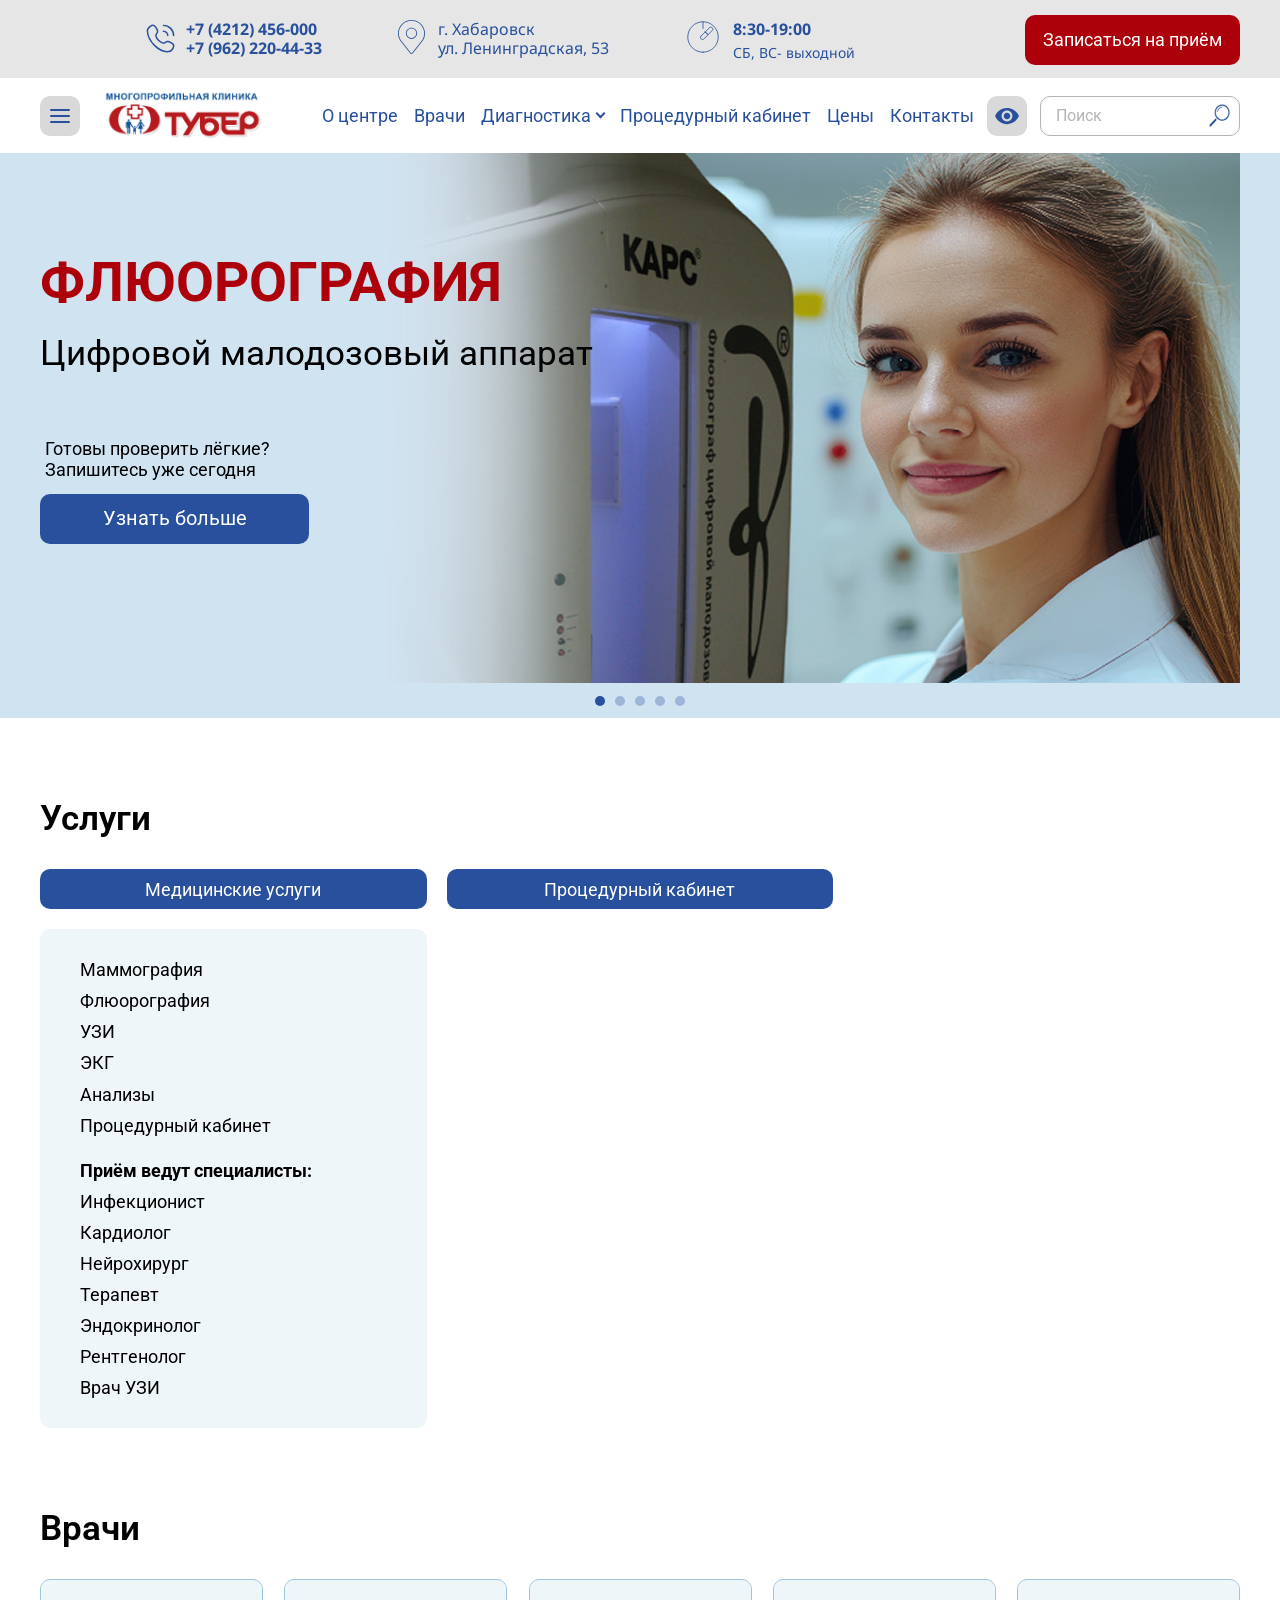
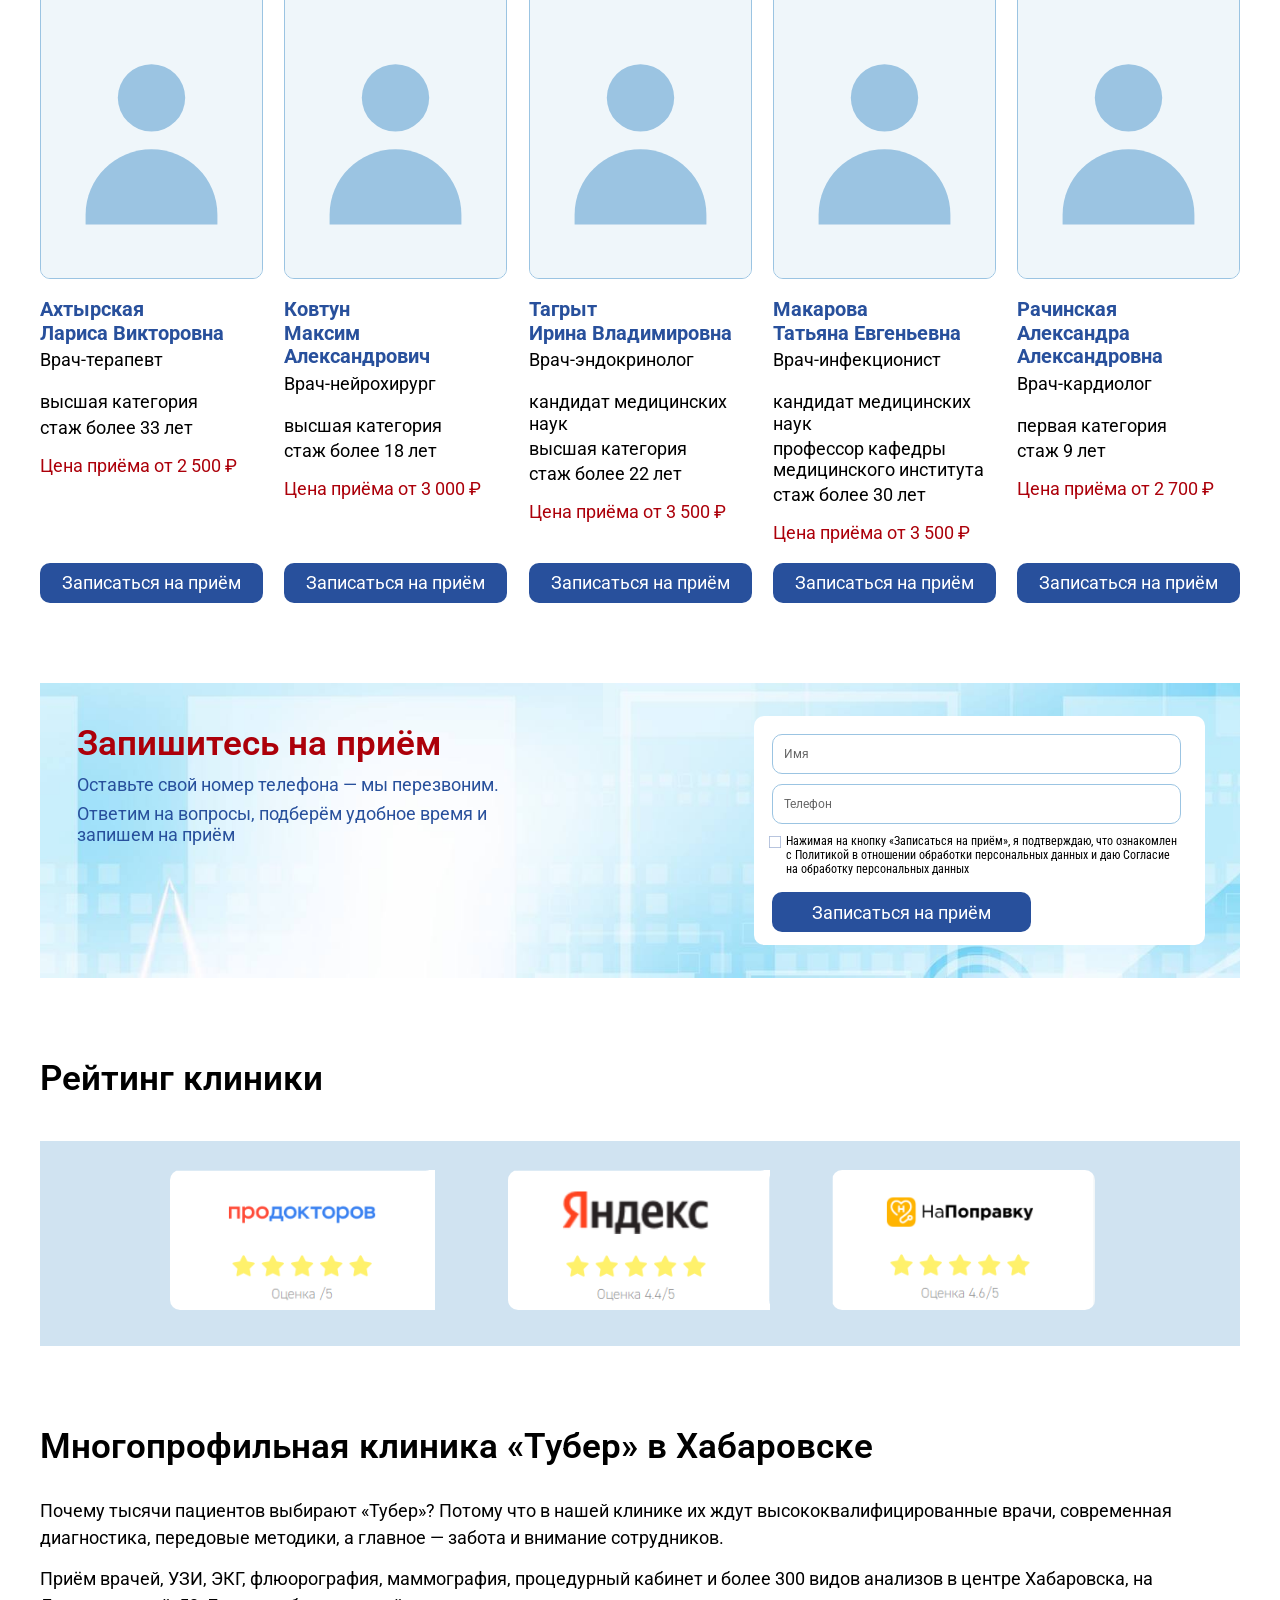
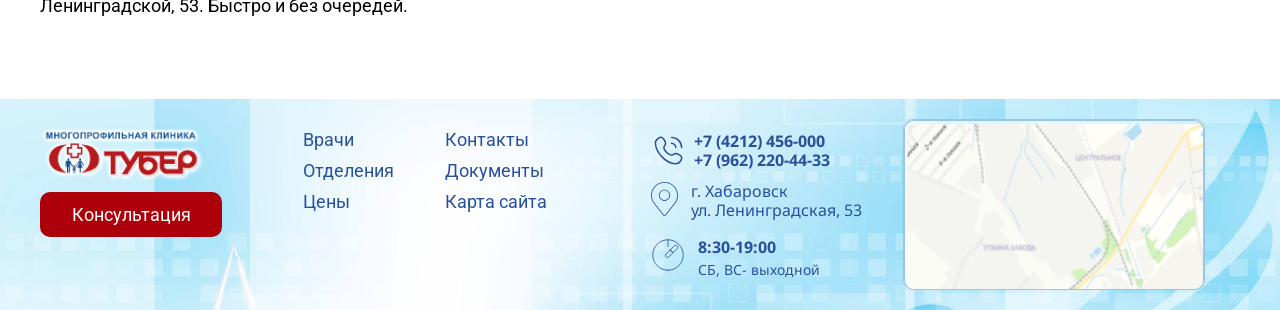
<file: index.html>
<!DOCTYPE html>
<html lang="ru">
<head>
  <meta charset="UTF-8">
  <meta name="viewport" content="width=device-width, initial-scale=1">
  <title>Многопрофильная клиника «Тубер» в Хабаровске</title>
  <meta name="description" content="Многопрофильная клиника «Тубер» в Хабаровске: приём врачей, УЗИ, ЭКГ, флюорография, маммография, анализы, процедурный кабинет.">
  <link rel="preconnect" href="https://fonts.googleapis.com">
  <link rel="preconnect" href="https://fonts.gstatic.com" crossorigin>
  <link rel="stylesheet" href="https://fonts.googleapis.com/css2?family=Droid+Sans:wght@400;700&family=Noto+Sans:wght@400;700&family=Roboto+Condensed:wght@400;700&family=Roboto:wght@400;600;700&display=swap">
  <link rel="stylesheet" href="https://cdn.jsdelivr.net/npm/swiper@11.2.10/swiper-bundle.min.css">
  <link rel="stylesheet" href="assets/css/style.css">
</head>
<body>

  <header class="header" data-header>
    <div class="header__top">
      <div class="container header__top-inner">
        <div class="contact contact--phone header__contact">
          <img class="contact__icon" src="assets/icons/phone.svg" width="35" height="35" alt="">
          <div class="contact__text contact__text--bold">
            <a href="tel:+74212456000">+7 (4212) 456-000</a>
            <a href="tel:+79622204433">+7 (962) 220-44-33</a>
          </div>
        </div>

        <div class="contact contact--address header__contact header__contact--desktop">
          <img class="contact__icon" src="assets/icons/location.svg" width="26.7253" height="34" alt="">
          <address class="contact__text">
            <span>г. Хабаровск</span>
            <span>ул. Ленинградская, 53</span>
          </address>
        </div>

        <div class="contact header__contact header__contact--desktop">
          <img class="contact__icon" src="assets/icons/clock.svg" width="34" height="34" alt="">
          <div class="contact__text">
            <span class="contact__hours">8:30-19:00</span>
            <span class="contact__note">СБ, ВС- выходной</span>
          </div>
        </div>

        <a class="btn btn--accent header__cta" href="#appointment">Записаться на приём</a>

        <button class="icon-btn header__a11y header__a11y--mobile" type="button" aria-label="Версия для слабовидящих">
          <img src="assets/icons/eye.svg" width="26" height="26" alt="">
        </button>
        <button class="header__burger" type="button" aria-label="Меню" aria-expanded="false" aria-controls="site-menu" data-menu-toggle>
          <img src="assets/icons/burger.svg" width="50" height="12" alt="">
        </button>
      </div>
    </div>

    <div class="header__main">
      <div class="container header__main-inner">
        <button class="icon-btn menu-btn" type="button" aria-label="Меню" aria-expanded="false" aria-controls="site-menu" data-menu-toggle>
          <span class="menu-btn__lines" aria-hidden="true"></span>
        </button>

        <a class="logo header__logo" href="index.html">
          <img src="assets/img/logo.png" width="195" height="60" alt="Многопрофильная клиника «Тубер»">
        </a>

        <nav class="nav header__nav" aria-label="Основное меню">
          <ul class="nav__list">
            <li><a class="nav__link" href="o-tsentre.html">О центре</a></li>
            <li><a class="nav__link" href="vrachi.html">Врачи</a></li>
            <li class="nav__item nav__item--dropdown">
              <button class="nav__link nav__toggle" type="button" aria-expanded="false" aria-controls="nav-diagnostics" data-dropdown-toggle>Диагностика</button>
              <div class="nav__dropdown" id="nav-diagnostics">
                <ul class="nav__sub">
                  <li><a class="nav__sub-link" href="uzi.html">УЗИ</a></li>
                  <li><a class="nav__sub-link" href="flyuorografiya.html">Флюорография</a></li>
                  <li><a class="nav__sub-link" href="mammografiya.html">Маммография</a></li>
                </ul>
              </div>
            </li>
            <li><a class="nav__link" href="protsedurnyj-kabinet.html">Процедурный кабинет</a></li>
            <li><a class="nav__link" href="prajs.html">Цены</a></li>
            <li><a class="nav__link" href="kontakty.html">Контакты</a></li>
          </ul>
        </nav>

        <button class="icon-btn header__a11y" type="button" aria-label="Версия для слабовидящих">
          <img src="assets/icons/eye.svg" width="26" height="26" alt="">
        </button>

        <form class="search header__search" action="prajs.html" method="get" role="search">
          <input class="search__input" type="search" name="q" placeholder="Поиск" aria-label="Поиск услуги и цены">
          <button class="search__btn" type="submit" aria-label="Найти">
            <img src="assets/icons/search.svg" width="21.4715" height="22.4491" alt="">
          </button>
        </form>
      </div>
    </div>

    <!-- Dropdown menu over the page: opened by the burger (mobile) and the square menu button (desktop) -->
    <nav class="menu" id="site-menu" aria-label="Меню сайта">
      <ul class="menu__list">
        <li><a class="menu__link" href="o-tsentre.html">О центре</a></li>
        <li><a class="menu__link" href="index.html#services">Услуги</a></li>
        <li><a class="menu__link" href="vrachi.html">Врачи</a></li>
        <li>
          <span class="menu__heading">Диагностика</span>
          <ul class="menu__sub">
            <li><a class="menu__link menu__link--sub" href="uzi.html">УЗИ</a></li>
            <li><a class="menu__link menu__link--sub" href="flyuorografiya.html">Флюорография</a></li>
            <li><a class="menu__link menu__link--sub" href="mammografiya.html">Маммография</a></li>
          </ul>
        </li>
        <li><a class="menu__link" href="protsedurnyj-kabinet.html">Процедурный кабинет</a></li>
        <li><a class="menu__link" href="prajs.html">Цены</a></li>
        <li><a class="menu__link" href="informatsiya-dlya-patsientov.html">Информация для пациентов</a></li>
        <li><a class="menu__link" href="kontakty.html">Контакты</a></li>
      </ul>
    </nav>
  </header>

  <main>
    <section class="hero" aria-label="Главные предложения">
      <div class="swiper hero__slider" data-hero-slider>
        <div class="swiper-wrapper">
          <div class="swiper-slide hero__slide">
            <div class="container hero__inner">
              <div class="hero__content">
                <p class="hero__title">ФЛЮОРОГРАФИЯ</p>
                <p class="hero__subtitle">Цифровой малодозовый аппарат</p>
                <p class="hero__text">Готовы проверить лёгкие?<br>Запишитесь уже сегодня</p>
                <a class="btn btn--primary hero__btn" href="flyuorografiya.html">Узнать больше</a>
              </div>
              <img class="hero__image" src="assets/img/hero-fluorography.png" width="857" height="530" alt="Цифровой малодозовый флюорограф">
            </div>
          </div>

          <div class="swiper-slide hero__slide">
            <div class="container hero__inner">
              <div class="hero__content">
                <p class="hero__title">УЗИ</p>
                <p class="hero__subtitle">Ультразвуковая диагностика</p>
                <p class="hero__text">Быстро, качественно,<br>без очередей</p>
                <a class="btn btn--primary hero__btn" href="uzi.html">Узнать больше</a>
              </div>
              <img class="hero__image" src="assets/img/hero-uzi.jpg" width="637" height="394" alt="Кабинет УЗИ" loading="lazy">
            </div>
          </div>

          <div class="swiper-slide hero__slide">
            <div class="container hero__inner">
              <div class="hero__content">
                <p class="hero__title">ПРИЁМ ВРАЧЕЙ</p>
                <p class="hero__subtitle">Терапевт, кардиолог, эндокринолог</p>
                <p class="hero__text">Опытные специалисты<br>в центре города</p>
                <a class="btn btn--primary hero__btn" href="vrachi.html">Узнать больше</a>
              </div>
              <img class="hero__image" src="assets/img/hero-doctors.jpg" width="1200" height="742" alt="Приём врача в клинике «Тубер»" loading="lazy">
            </div>
          </div>

          <div class="swiper-slide hero__slide">
            <div class="container hero__inner">
              <div class="hero__content">
                <p class="hero__title">АНАЛИЗЫ</p>
                <p class="hero__subtitle">Более 300 видов анализов</p>
                <p class="hero__text">Быстро и без очередей<br>Запишитесь уже сегодня</p>
                <a class="btn btn--primary hero__btn" href="#appointment">Записаться</a>
              </div>
              <img class="hero__image" src="assets/img/hero-analyses.jpg" width="1200" height="742" alt="Регистратура клиники «Тубер»" loading="lazy">
            </div>
          </div>

          <div class="swiper-slide hero__slide">
            <div class="container hero__inner">
              <div class="hero__content">
                <p class="hero__title">КЛИНИКА «ТУБЕР»</p>
                <p class="hero__subtitle">В центре Хабаровска</p>
                <p class="hero__text">ул. Ленинградская, 53<br>ПН-ПТ 8:30-19:00</p>
                <a class="btn btn--primary hero__btn" href="kontakty.html">Как добраться</a>
              </div>
              <img class="hero__image" src="assets/img/hero-clinic.jpg" width="1200" height="742" alt="Здание клиники «Тубер» на Ленинградской, 53" loading="lazy">
            </div>
          </div>
        </div>
      </div>

      <div class="container hero__controls">
        <div class="hero__pagination" data-hero-pagination></div>
      </div>
    </section>

    <section class="section services" id="services">
      <div class="container">
        <h2 class="section__title">Услуги</h2>

        <div class="services__tabs" data-tabs>
          <button class="services__tab" type="button" aria-expanded="true" aria-controls="services-medical" data-tab>Медицинские услуги</button>
          <div class="services__panel" id="services-medical" data-tab-panel>
            <ul class="services__list">
              <li><a href="mammografiya.html">Маммография</a></li>
              <li><a href="flyuorografiya.html">Флюорография</a></li>
              <li><a href="uzi.html">УЗИ</a></li>
              <li><a href="prajs.html#ekg">ЭКГ</a></li>
              <li>Анализы</li>
              <li><a href="protsedurnyj-kabinet.html">Процедурный кабинет</a></li>
            </ul>
            <p class="services__subtitle">Приём ведут специалисты:</p>
            <ul class="services__list">
              <li><a href="vrachi.html#makarova">Инфекционист</a></li>
              <li><a href="vrachi.html#rachinskaya">Кардиолог</a></li>
              <li><a href="vrachi.html#kovtun">Нейрохирург</a></li>
              <li><a href="vrachi.html#akhtyrskaya">Терапевт</a></li>
              <li><a href="vrachi.html#tagryt">Эндокринолог</a></li>
              <li><a href="vrachi.html#khotchenkov">Рентгенолог</a></li>
              <li><a href="uzi.html#vrachi">Врач УЗИ</a></li>
            </ul>
          </div>

          <button class="services__tab" type="button" aria-expanded="false" aria-controls="services-procedure" data-tab>Процедурный кабинет</button>
          <div class="services__panel" id="services-procedure" data-tab-panel hidden>
            <ul class="services__list">
              <li><a href="protsedurnyj-kabinet.html">Инъекции</a></li>
              <li><a href="protsedurnyj-kabinet.html">Капельницы</a></li>
            </ul>
          </div>
        </div>
      </div>
    </section>

    <section class="section doctors" id="doctors">
      <div class="container">
        <h2 class="section__title">Врачи</h2>

        <div class="swiper doctors__slider" data-doctors-slider>
          <ul class="swiper-wrapper doctors__list">
<!-- doctors:start -->
            <li class="swiper-slide doctor-card">
              <img class="doctor-card__photo doctor-card__photo--empty" src="assets/img/doctors/no-photo.svg" width="223" height="300" alt="Фото скоро появится" loading="lazy">
              <h3 class="doctor-card__name"><span>Ахтырская</span> <span>Лариса Викторовна</span></h3>
              <p class="doctor-card__position">Врач-терапевт</p>
              <ul class="doctor-card__facts">
                <li>высшая категория</li>
                <li>стаж более 33 лет</li>
              </ul>
              <p class="doctor-card__price">Цена приёма от 2 500 ₽</p>
              <a class="btn btn--primary doctor-card__btn" href="#appointment">Записаться на приём</a>
            </li>
            <li class="swiper-slide doctor-card">
              <img class="doctor-card__photo doctor-card__photo--empty" src="assets/img/doctors/no-photo.svg" width="223" height="300" alt="Фото скоро появится" loading="lazy">
              <h3 class="doctor-card__name"><span>Ковтун</span> <span>Максим Александрович</span></h3>
              <p class="doctor-card__position">Врач-нейрохирург</p>
              <ul class="doctor-card__facts">
                <li>высшая категория</li>
                <li>стаж более 18 лет</li>
              </ul>
              <p class="doctor-card__price">Цена приёма от 3 000 ₽</p>
              <a class="btn btn--primary doctor-card__btn" href="#appointment">Записаться на приём</a>
            </li>
            <li class="swiper-slide doctor-card">
              <img class="doctor-card__photo doctor-card__photo--empty" src="assets/img/doctors/no-photo.svg" width="223" height="300" alt="Фото скоро появится" loading="lazy">
              <h3 class="doctor-card__name"><span>Тагрыт</span> <span>Ирина Владимировна</span></h3>
              <p class="doctor-card__position">Врач-эндокринолог</p>
              <ul class="doctor-card__facts">
                <li>кандидат медицинских наук</li>
                <li>высшая категория</li>
                <li>стаж более 22 лет</li>
              </ul>
              <p class="doctor-card__price">Цена приёма от 3 500 ₽</p>
              <a class="btn btn--primary doctor-card__btn" href="#appointment">Записаться на приём</a>
            </li>
            <li class="swiper-slide doctor-card">
              <img class="doctor-card__photo doctor-card__photo--empty" src="assets/img/doctors/no-photo.svg" width="223" height="300" alt="Фото скоро появится" loading="lazy">
              <h3 class="doctor-card__name"><span>Макарова</span> <span>Татьяна Евгеньевна</span></h3>
              <p class="doctor-card__position">Врач-инфекционист</p>
              <ul class="doctor-card__facts">
                <li>кандидат медицинских наук</li>
                <li>профессор кафедры медицинского института</li>
                <li>стаж более 30 лет</li>
              </ul>
              <p class="doctor-card__price">Цена приёма от 3 500 ₽</p>
              <a class="btn btn--primary doctor-card__btn" href="#appointment">Записаться на приём</a>
            </li>
            <li class="swiper-slide doctor-card">
              <img class="doctor-card__photo doctor-card__photo--empty" src="assets/img/doctors/no-photo.svg" width="223" height="300" alt="Фото скоро появится" loading="lazy">
              <h3 class="doctor-card__name"><span>Рачинская</span> <span>Александра Александровна</span></h3>
              <p class="doctor-card__position">Врач-кардиолог</p>
              <ul class="doctor-card__facts">
                <li>первая категория</li>
                <li>стаж 9 лет</li>
              </ul>
              <p class="doctor-card__price">Цена приёма от 2 700 ₽</p>
              <a class="btn btn--primary doctor-card__btn" href="#appointment">Записаться на приём</a>
            </li>
            <li class="swiper-slide doctor-card">
              <img class="doctor-card__photo doctor-card__photo--empty" src="assets/img/doctors/no-photo.svg" width="223" height="300" alt="Фото скоро появится" loading="lazy">
              <h3 class="doctor-card__name"><span>Хрипкова</span> <span>Елена Алексеевна</span></h3>
              <p class="doctor-card__position">Врач ультразвуковой диагностики</p>
              <ul class="doctor-card__facts">
                <li>стаж 14 лет</li>
              </ul>
              <a class="btn btn--primary doctor-card__btn" href="#appointment">Записаться на приём</a>
            </li>
            <li class="swiper-slide doctor-card">
              <img class="doctor-card__photo doctor-card__photo--empty" src="assets/img/doctors/no-photo.svg" width="223" height="300" alt="Фото скоро появится" loading="lazy">
              <h3 class="doctor-card__name"><span>Челпанов</span> <span>Владимир Константинович</span></h3>
              <p class="doctor-card__position">Врач ультразвуковой диагностики</p>
              <a class="btn btn--primary doctor-card__btn" href="#appointment">Записаться на приём</a>
            </li>
            <li class="swiper-slide doctor-card">
              <img class="doctor-card__photo doctor-card__photo--empty" src="assets/img/doctors/no-photo.svg" width="223" height="300" alt="Фото скоро появится" loading="lazy">
              <h3 class="doctor-card__name"><span>Хотченков</span> <span>Е. М.</span></h3>
              <p class="doctor-card__position">Врач-рентгенолог</p>
              <ul class="doctor-card__facts">
                <li>стаж 4 года</li>
              </ul>
              <a class="btn btn--primary doctor-card__btn" href="#appointment">Записаться на приём</a>
            </li>
<!-- doctors:end -->
          </ul>
          <img class="doctors__hint" src="assets/icons/swipe-hand.svg" width="40" height="40" alt="">
        </div>
      </div>
    </section>

    <section class="section appointment" id="appointment">
      <div class="container">
        <div class="appointment__box">
          <div class="appointment__intro">
            <h2 class="appointment__title">Запишитесь на приём</h2>
            <p class="appointment__text">Оставьте свой номер телефона — мы перезвоним.</p>
            <p class="appointment__text appointment__text--wide">Ответим на вопросы, подберём удобное время и запишем на приём</p>
          </div>

          <form class="form appointment__form" action="send.php" method="post" data-booking-form>
            <input class="form__trap" type="text" name="website" tabindex="-1" autocomplete="off" aria-hidden="true">
            <input class="form__input" type="text" name="name" placeholder="Имя" autocomplete="name" aria-label="Имя" required>
            <input class="form__input" type="tel" name="phone" placeholder="Телефон" autocomplete="tel" inputmode="tel" aria-label="Телефон" required>
            <label class="form__consent">
              <input class="form__checkbox" type="checkbox" name="consent" required>
              <span>Нажимая на кнопку «Записаться на приём», я подтверждаю, что ознакомлен с <a href="reglament-o-zashchite-dannykh.html">Политикой в отношении обработки персональных данных</a> и даю <a href="soglasie-na-obrabotku-dannykh.html">Согласие на обработку персональных данных</a></span>
            </label>
            <button class="btn btn--primary form__submit" type="submit">Записаться на приём</button>
            <p class="form__status" role="status" data-form-status hidden></p>
          </form>
        </div>
      </div>
    </section>

    <section class="section documents" id="documents" hidden>
      <div class="container">
        <h2 class="section__title">Документы</h2>

        <div class="documents__layout">
          <div class="documents__slider">
            <div class="swiper" data-documents-slider>
              <ul class="swiper-wrapper documents__list">
<!-- documents:start -->
<!-- documents:end -->
              </ul>
            </div>
            <div class="documents__nav">
              <button class="slider-arrow slider-arrow--prev" type="button" aria-label="Предыдущий документ" data-documents-prev>
                <img src="assets/icons/arrow.svg" width="60" height="14.7279" alt="">
              </button>
              <button class="slider-arrow" type="button" aria-label="Следующий документ" data-documents-next>
                <img src="assets/icons/arrow.svg" width="60" height="14.7279" alt="">
              </button>
            </div>
          </div>

          <img class="documents__photo" src="assets/img/documents-photo.png" width="471" height="384" alt="Врач консультирует пациентку">
        </div>
      </div>
    </section>

    <section class="section rating" id="rating">
      <div class="container">
        <h2 class="section__title">Рейтинг клиники</h2>

        <ul class="rating__list">
          <li><a class="rating__item" href="#" target="_blank" rel="noopener"><img src="assets/img/rating-prodoctorov.png" width="265" height="140" alt="ПроДокторов — оценка 5"></a></li>
          <li><a class="rating__item" href="https://yandex.ru/maps/org/100031773431/reviews/" target="_blank" rel="noopener"><img src="assets/img/rating-yandex.png" width="262" height="140" alt="Яндекс — оценка 4,9"></a></li>
          <li><a class="rating__item" href="#" target="_blank" rel="noopener"><img src="assets/img/rating-napopravku.png" width="263" height="140" alt="НаПоправку — оценка 4,9"></a></li>
        </ul>
      </div>
    </section>

    <section class="section about" id="about">
      <div class="container">
        <h1 class="section__title">Многопрофильная клиника «Тубер» в Хабаровске</h1>
        <div class="about__text">
          <p>Почему тысячи пациентов выбирают «Тубер»? Потому что в нашей клинике их ждут высококвалифицированные врачи, современная диагностика, передовые методики, а главное — забота и внимание сотрудников.</p>
          <p>Приём врачей, УЗИ, ЭКГ, флюорография, маммография, процедурный кабинет и более 300 видов анализов в центре Хабаровска, на Ленинградской, 53. Быстро и без очередей.</p>
        </div>
      </div>
    </section>
  </main>

  <footer class="footer">
    <div class="container footer__inner">
      <div class="footer__brand">
        <a class="logo" href="index.html">
          <img src="assets/img/logo.png" width="164" height="50" alt="Многопрофильная клиника «Тубер»">
        </a>
        <a class="btn btn--accent footer__btn" href="#appointment">Консультация</a>
      </div>

      <nav class="footer__nav" aria-label="Меню в подвале">
        <ul class="footer__menu">
          <li><a href="vrachi.html">Врачи</a></li>
          <li><a href="index.html#services">Отделения</a></li>
          <li><a href="prajs.html">Цены</a></li>
        </ul>
        <ul class="footer__menu">
          <li><a href="kontakty.html">Контакты</a></li>
          <li><a href="informatsiya-dlya-patsientov.html">Документы</a></li>
          <li><a href="karta-sajta.html">Карта сайта</a></li>
        </ul>
      </nav>

      <div class="footer__contacts">
        <div class="contact contact--phone">
          <img class="contact__icon" src="assets/icons/phone.svg" width="35" height="35" alt="">
          <div class="contact__text contact__text--bold">
            <a href="tel:+74212456000">+7 (4212) 456-000</a>
            <a href="tel:+79622204433">+7 (962) 220-44-33</a>
          </div>
        </div>
        <div class="contact contact--address">
          <img class="contact__icon" src="assets/icons/location.svg" width="26.7253" height="34" alt="">
          <address class="contact__text">
            <span>г. Хабаровск</span>
            <span>ул. Ленинградская, 53</span>
          </address>
        </div>
        <div class="contact contact--hours">
          <img class="contact__icon" src="assets/icons/clock.svg" width="34" height="34" alt="">
          <div class="contact__text">
            <span class="contact__hours">8:30-19:00</span>
            <span class="contact__note">СБ, ВС- выходной</span>
          </div>
        </div>
      </div>

      <a class="footer__map" href="https://yandex.ru/maps/org/100031773431/" target="_blank" rel="noopener">
        <img src="assets/img/footer-map.png" width="302" height="171" alt="Клиника на карте: г. Хабаровск, ул. Ленинградская, 53">
      </a>
    </div>
  </footer>

  <script src="https://cdn.jsdelivr.net/npm/swiper@11.2.10/swiper-bundle.min.js"></script>
  <script src="assets/js/main.js"></script>
</body>
</html>
</file>
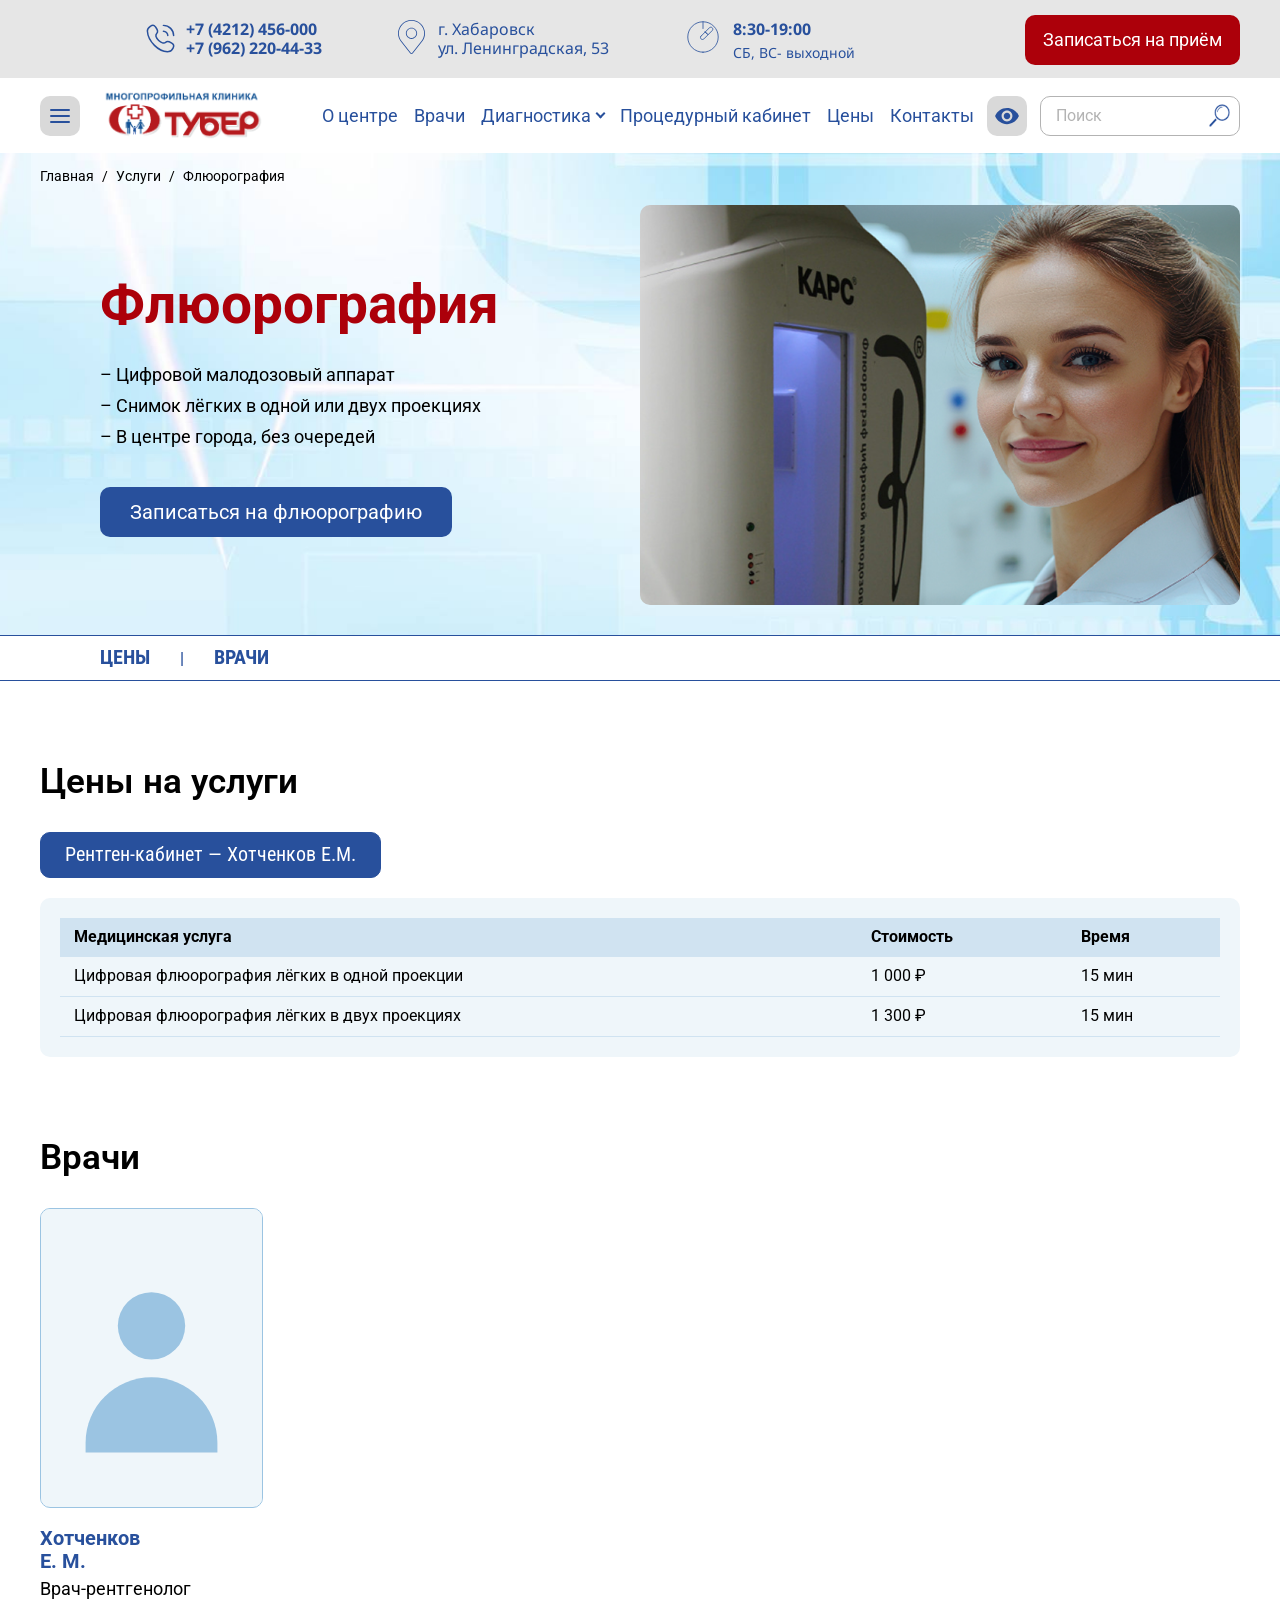
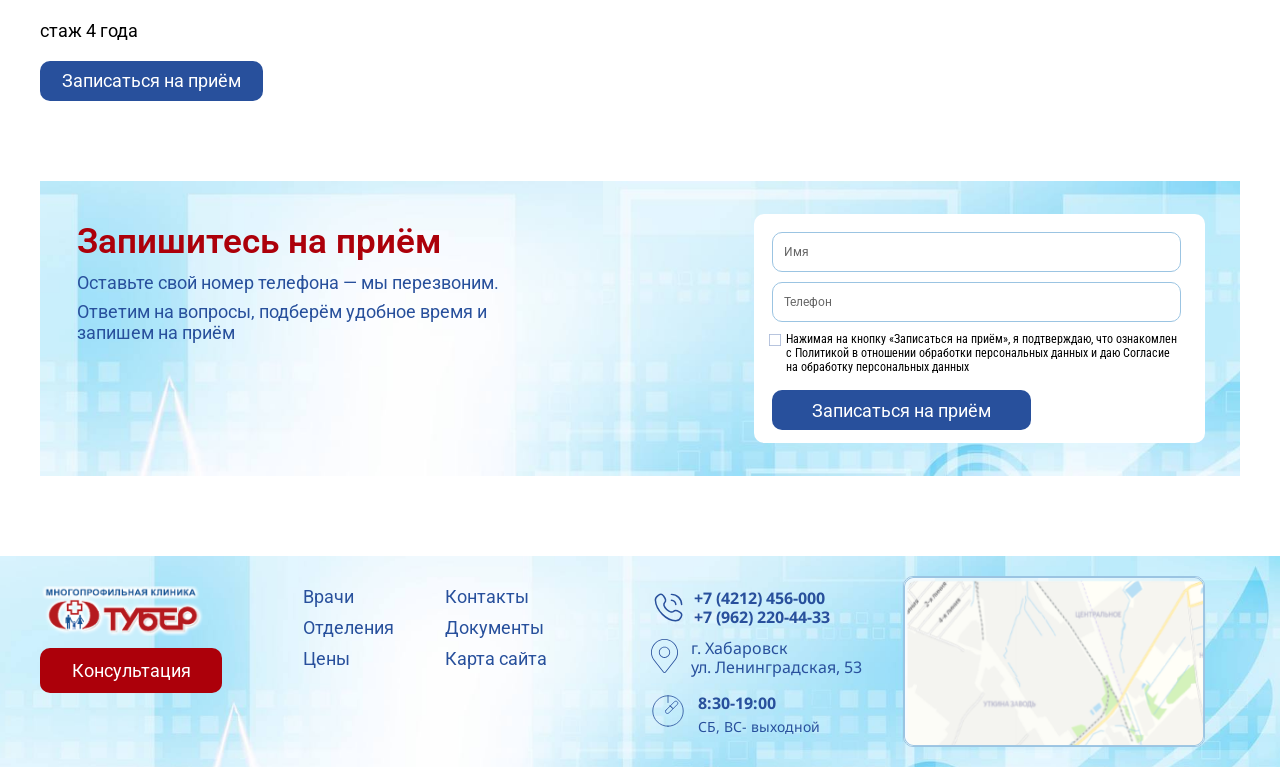
<file: flyuorografiya.html>
<!DOCTYPE html>
<html lang="ru">
<head>
  <meta charset="UTF-8">
  <meta name="viewport" content="width=device-width, initial-scale=1">
  <title>Флюорография в Хабаровске платно — цена, без очередей | Клиника «Тубер»</title>
  <meta name="description" content="Цифровая флюорография лёгких в Хабаровске в клинике «Тубер»: малодозовый аппарат, без очередей, в центре города. Цена от 1000 ₽, запись на приём.">
  <link rel="preconnect" href="https://fonts.googleapis.com">
  <link rel="preconnect" href="https://fonts.gstatic.com" crossorigin>
  <link rel="stylesheet" href="https://fonts.googleapis.com/css2?family=Droid+Sans:wght@400;700&family=Noto+Sans:wght@400;700&family=Roboto+Condensed:wght@400;700&family=Roboto:wght@400;600;700&display=swap">
  <link rel="stylesheet" href="https://cdn.jsdelivr.net/npm/swiper@11.2.10/swiper-bundle.min.css">
  <link rel="stylesheet" href="assets/css/style.css">
</head>
<body>

  <header class="header" data-header>
    <div class="header__top">
      <div class="container header__top-inner">
        <div class="contact contact--phone header__contact">
          <img class="contact__icon" src="assets/icons/phone.svg" width="35" height="35" alt="">
          <div class="contact__text contact__text--bold">
            <a href="tel:+74212456000">+7 (4212) 456-000</a>
            <a href="tel:+79622204433">+7 (962) 220-44-33</a>
          </div>
        </div>

        <div class="contact contact--address header__contact header__contact--desktop">
          <img class="contact__icon" src="assets/icons/location.svg" width="26.7253" height="34" alt="">
          <address class="contact__text">
            <span>г. Хабаровск</span>
            <span>ул. Ленинградская, 53</span>
          </address>
        </div>

        <div class="contact header__contact header__contact--desktop">
          <img class="contact__icon" src="assets/icons/clock.svg" width="34" height="34" alt="">
          <div class="contact__text">
            <span class="contact__hours">8:30-19:00</span>
            <span class="contact__note">СБ, ВС- выходной</span>
          </div>
        </div>

        <a class="btn btn--accent header__cta" href="#appointment">Записаться на приём</a>

        <button class="icon-btn header__a11y header__a11y--mobile" type="button" aria-label="Версия для слабовидящих">
          <img src="assets/icons/eye.svg" width="26" height="26" alt="">
        </button>
        <button class="header__burger" type="button" aria-label="Меню" aria-expanded="false" aria-controls="site-menu" data-menu-toggle>
          <img src="assets/icons/burger.svg" width="50" height="12" alt="">
        </button>
      </div>
    </div>

    <div class="header__main">
      <div class="container header__main-inner">
        <button class="icon-btn menu-btn" type="button" aria-label="Меню" aria-expanded="false" aria-controls="site-menu" data-menu-toggle>
          <span class="menu-btn__lines" aria-hidden="true"></span>
        </button>

        <a class="logo header__logo" href="index.html">
          <img src="assets/img/logo.png" width="195" height="60" alt="Многопрофильная клиника «Тубер»">
        </a>

        <nav class="nav header__nav" aria-label="Основное меню">
          <ul class="nav__list">
            <li><a class="nav__link" href="o-tsentre.html">О центре</a></li>
            <li><a class="nav__link" href="vrachi.html">Врачи</a></li>
            <li class="nav__item nav__item--dropdown">
              <button class="nav__link nav__toggle" type="button" aria-expanded="false" aria-controls="nav-diagnostics" data-dropdown-toggle>Диагностика</button>
              <div class="nav__dropdown" id="nav-diagnostics">
                <ul class="nav__sub">
                  <li><a class="nav__sub-link" href="uzi.html">УЗИ</a></li>
                  <li><a class="nav__sub-link" href="flyuorografiya.html" aria-current="page">Флюорография</a></li>
                  <li><a class="nav__sub-link" href="mammografiya.html">Маммография</a></li>
                </ul>
              </div>
            </li>
            <li><a class="nav__link" href="protsedurnyj-kabinet.html">Процедурный кабинет</a></li>
            <li><a class="nav__link" href="prajs.html">Цены</a></li>
            <li><a class="nav__link" href="kontakty.html">Контакты</a></li>
          </ul>
        </nav>

        <button class="icon-btn header__a11y" type="button" aria-label="Версия для слабовидящих">
          <img src="assets/icons/eye.svg" width="26" height="26" alt="">
        </button>

        <form class="search header__search" action="prajs.html" method="get" role="search">
          <input class="search__input" type="search" name="q" placeholder="Поиск" aria-label="Поиск услуги и цены">
          <button class="search__btn" type="submit" aria-label="Найти">
            <img src="assets/icons/search.svg" width="21.4715" height="22.4491" alt="">
          </button>
        </form>
      </div>
    </div>

    <!-- Dropdown menu over the page: opened by the burger (mobile) and the square menu button (desktop) -->
    <nav class="menu" id="site-menu" aria-label="Меню сайта">
      <ul class="menu__list">
        <li><a class="menu__link" href="o-tsentre.html">О центре</a></li>
        <li><a class="menu__link" href="index.html#services">Услуги</a></li>
        <li><a class="menu__link" href="vrachi.html">Врачи</a></li>
        <li>
          <span class="menu__heading">Диагностика</span>
          <ul class="menu__sub">
            <li><a class="menu__link menu__link--sub" href="uzi.html">УЗИ</a></li>
            <li><a class="menu__link menu__link--sub" href="flyuorografiya.html" aria-current="page">Флюорография</a></li>
            <li><a class="menu__link menu__link--sub" href="mammografiya.html">Маммография</a></li>
          </ul>
        </li>
        <li><a class="menu__link" href="protsedurnyj-kabinet.html">Процедурный кабинет</a></li>
        <li><a class="menu__link" href="prajs.html">Цены</a></li>
        <li><a class="menu__link" href="informatsiya-dlya-patsientov.html">Информация для пациентов</a></li>
        <li><a class="menu__link" href="kontakty.html">Контакты</a></li>
      </ul>
    </nav>
  </header>

  <main>
    <section class="page-hero">
      <div class="container page-hero__inner">
      <nav class="breadcrumbs" aria-label="Навигационная цепочка">
        <ol class="breadcrumbs__list">
          <li class="breadcrumbs__item"><a href="index.html">Главная</a></li>
          <li class="breadcrumbs__item"><a href="index.html#services">Услуги</a></li>
          <li class="breadcrumbs__item"><span aria-current="page">Флюорография</span></li>
        </ol>
      </nav>
        <div class="page-hero__content">
          <h1 class="page-hero__title">Флюорография</h1>
          <ul class="page-hero__list">
          <li>Цифровой малодозовый аппарат</li>
          <li>Снимок лёгких в одной или двух проекциях</li>
          <li>В центре города, без очередей</li>
          </ul>
          <a class="btn btn--primary page-hero__btn" href="#appointment">Записаться на флюорографию</a>
        </div>
        <img class="page-hero__image" src="assets/img/hero-fluorography.png" width="857" height="530" alt="Цифровой малодозовый флюорограф">
      </div>
    </section>

    <nav class="page-nav" aria-label="Разделы страницы">
      <div class="container">
        <ul class="page-nav__list">
          <li><a class="page-nav__link" href="#ceny">Цены</a></li>
          <li><a class="page-nav__link" href="#vrachi">Врачи</a></li>
        </ul>
      </div>
    </nav>

    <section class="section prices" id="ceny">
      <div class="container">
        <h2 class="section__title">Цены на услуги</h2>
        <div class="price-tabs" data-price-tabs>
          <div class="price-tabs__list" role="tablist" aria-label="Прайс по врачам">
          <button class="price-tabs__tab" type="button" role="tab" id="tab-xray" aria-controls="price-xray" aria-selected="true">Рентген-кабинет — Хотченков Е.М.</button>
          </div>
        <div class="price-tabs__panel" role="tabpanel" id="price-xray" aria-labelledby="tab-xray">
          <div class="price-table__wrap">
            <table class="price-table">
              <thead>
                <tr><th scope="col">Медицинская услуга</th><th scope="col">Стоимость</th><th scope="col">Время</th></tr>
              </thead>
              <tbody>
                <tr data-price-row><td>Цифровая флюорография лёгких в одной проекции</td><td>1 000 ₽</td><td>15 мин</td></tr>
                <tr data-price-row><td>Цифровая флюорография лёгких в двух проекциях</td><td>1 300 ₽</td><td>15 мин</td></tr>
              </tbody>
            </table>
          </div>
          <p class="price-tabs__empty" data-price-empty hidden>Ничего не найдено. Уточните название услуги или позвоните нам.</p>
        </div>
        </div>
      </div>
    </section>

    <section class="section doctors" id="vrachi">
      <div class="container">
        <h2 class="section__title">Врачи</h2>

        <div class="swiper doctors__slider" data-doctors-slider>
          <ul class="swiper-wrapper doctors__list">
            <li class="swiper-slide doctor-card">
              <img class="doctor-card__photo doctor-card__photo--empty" src="assets/img/doctors/no-photo.svg" width="223" height="300" alt="Фото скоро появится" loading="lazy">
              <h3 class="doctor-card__name"><span>Хотченков</span> <span>Е. М.</span></h3>
              <p class="doctor-card__position">Врач-рентгенолог</p>
              <ul class="doctor-card__facts">
                <li>стаж 4 года</li>
              </ul>
              <a class="btn btn--primary doctor-card__btn" href="#appointment">Записаться на приём</a>
            </li>
          </ul>
          <img class="doctors__hint" src="assets/icons/swipe-hand.svg" width="40" height="40" alt="">
        </div>
      </div>
    </section>

    <section class="section appointment" id="appointment">
      <div class="container">
        <div class="appointment__box">
          <div class="appointment__intro">
            <h2 class="appointment__title">Запишитесь на приём</h2>
            <p class="appointment__text">Оставьте свой номер телефона — мы перезвоним.</p>
            <p class="appointment__text appointment__text--wide">Ответим на вопросы, подберём удобное время и запишем на приём</p>
          </div>

          <form class="form appointment__form" action="send.php" method="post" data-booking-form>
            <input class="form__trap" type="text" name="website" tabindex="-1" autocomplete="off" aria-hidden="true">
            <input class="form__input" type="text" name="name" placeholder="Имя" autocomplete="name" aria-label="Имя" required>
            <input class="form__input" type="tel" name="phone" placeholder="Телефон" autocomplete="tel" inputmode="tel" aria-label="Телефон" required>
            <label class="form__consent">
              <input class="form__checkbox" type="checkbox" name="consent" required>
              <span>Нажимая на кнопку «Записаться на приём», я подтверждаю, что ознакомлен с <a href="reglament-o-zashchite-dannykh.html">Политикой в отношении обработки персональных данных</a> и даю <a href="soglasie-na-obrabotku-dannykh.html">Согласие на обработку персональных данных</a></span>
            </label>
            <button class="btn btn--primary form__submit" type="submit">Записаться на приём</button>
            <p class="form__status" role="status" data-form-status hidden></p>
          </form>
        </div>
      </div>
    </section>
  </main>

  <footer class="footer">
    <div class="container footer__inner">
      <div class="footer__brand">
        <a class="logo" href="index.html">
          <img src="assets/img/logo.png" width="164" height="50" alt="Многопрофильная клиника «Тубер»">
        </a>
        <a class="btn btn--accent footer__btn" href="#appointment">Консультация</a>
      </div>

      <nav class="footer__nav" aria-label="Меню в подвале">
        <ul class="footer__menu">
          <li><a href="vrachi.html">Врачи</a></li>
          <li><a href="index.html#services">Отделения</a></li>
          <li><a href="prajs.html">Цены</a></li>
        </ul>
        <ul class="footer__menu">
          <li><a href="kontakty.html">Контакты</a></li>
          <li><a href="informatsiya-dlya-patsientov.html">Документы</a></li>
          <li><a href="karta-sajta.html">Карта сайта</a></li>
        </ul>
      </nav>

      <div class="footer__contacts">
        <div class="contact contact--phone">
          <img class="contact__icon" src="assets/icons/phone.svg" width="35" height="35" alt="">
          <div class="contact__text contact__text--bold">
            <a href="tel:+74212456000">+7 (4212) 456-000</a>
            <a href="tel:+79622204433">+7 (962) 220-44-33</a>
          </div>
        </div>
        <div class="contact contact--address">
          <img class="contact__icon" src="assets/icons/location.svg" width="26.7253" height="34" alt="">
          <address class="contact__text">
            <span>г. Хабаровск</span>
            <span>ул. Ленинградская, 53</span>
          </address>
        </div>
        <div class="contact contact--hours">
          <img class="contact__icon" src="assets/icons/clock.svg" width="34" height="34" alt="">
          <div class="contact__text">
            <span class="contact__hours">8:30-19:00</span>
            <span class="contact__note">СБ, ВС- выходной</span>
          </div>
        </div>
      </div>

      <a class="footer__map" href="https://yandex.ru/maps/org/100031773431/" target="_blank" rel="noopener">
        <img src="assets/img/footer-map.png" width="302" height="171" alt="Клиника на карте: г. Хабаровск, ул. Ленинградская, 53">
      </a>
    </div>
  </footer>

  <script src="https://cdn.jsdelivr.net/npm/swiper@11.2.10/swiper-bundle.min.js"></script>
  <script src="assets/js/main.js"></script>
</body>
</html>
</file>
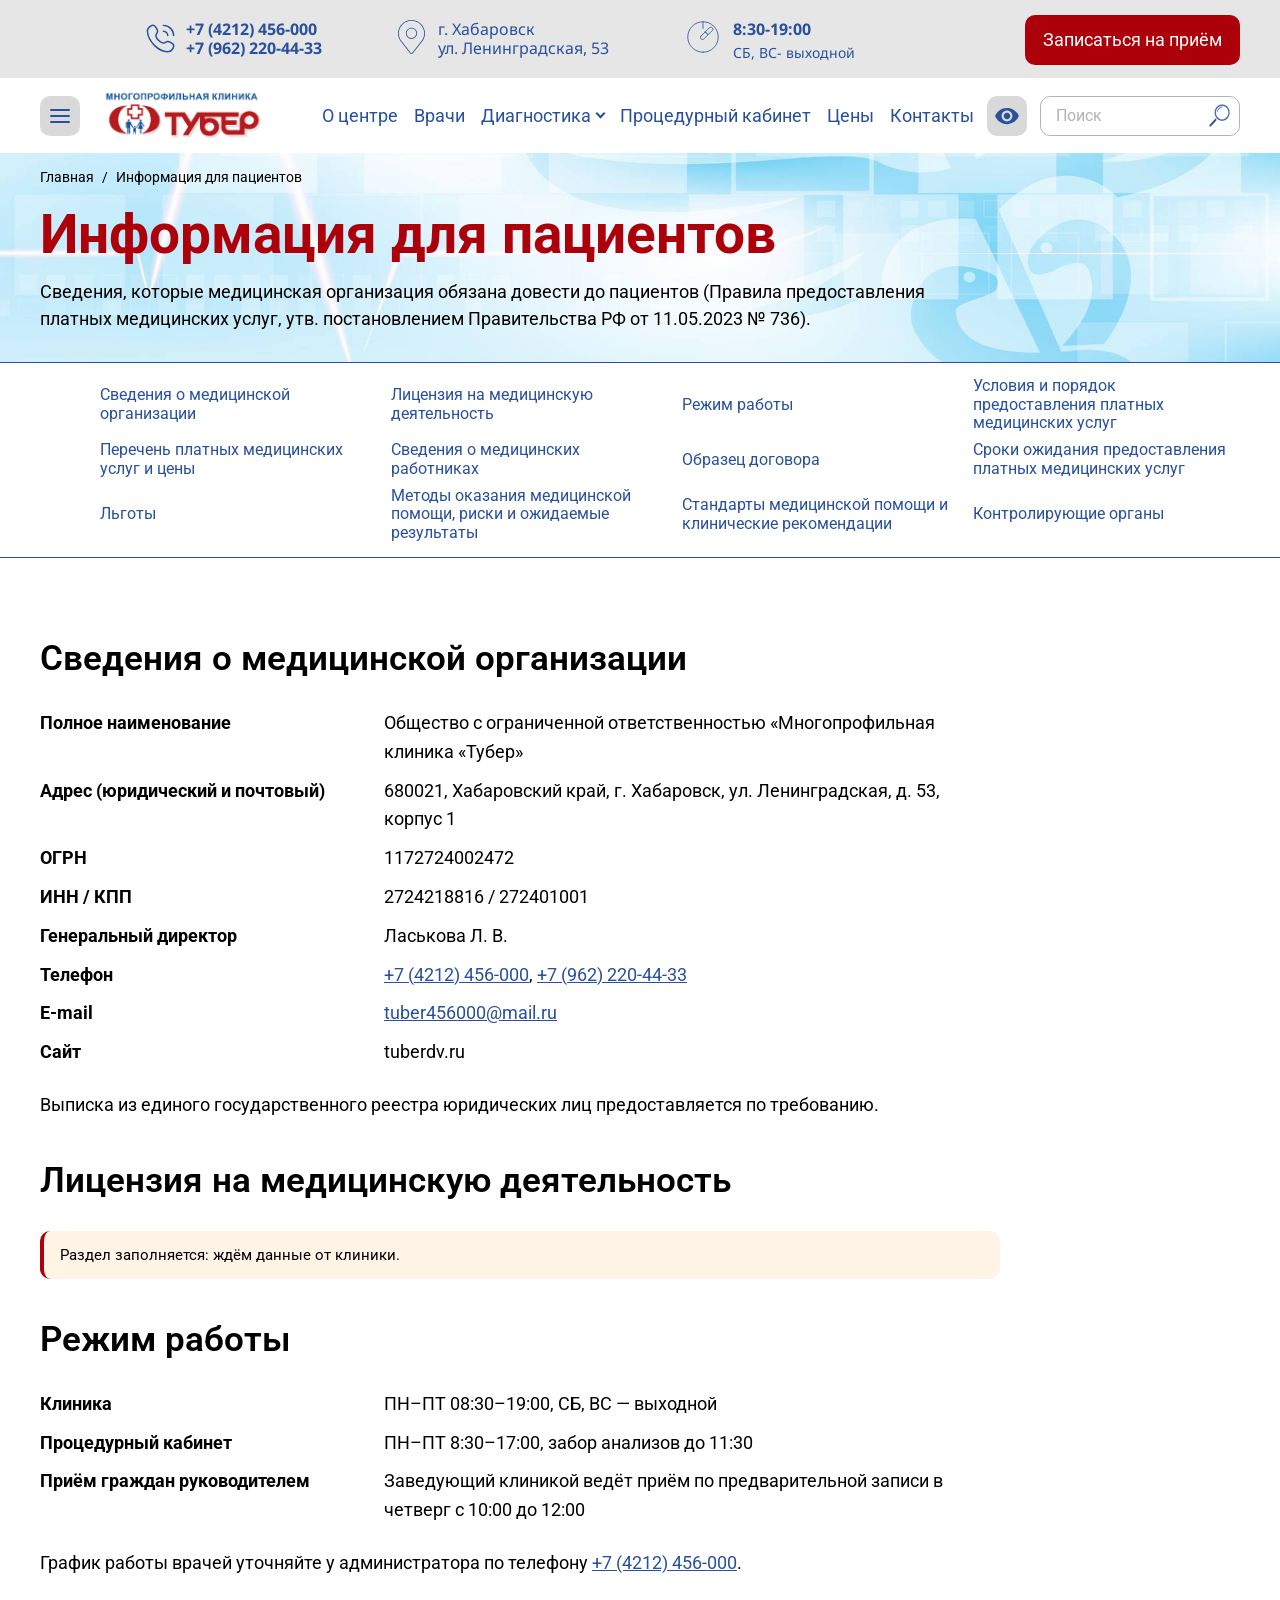
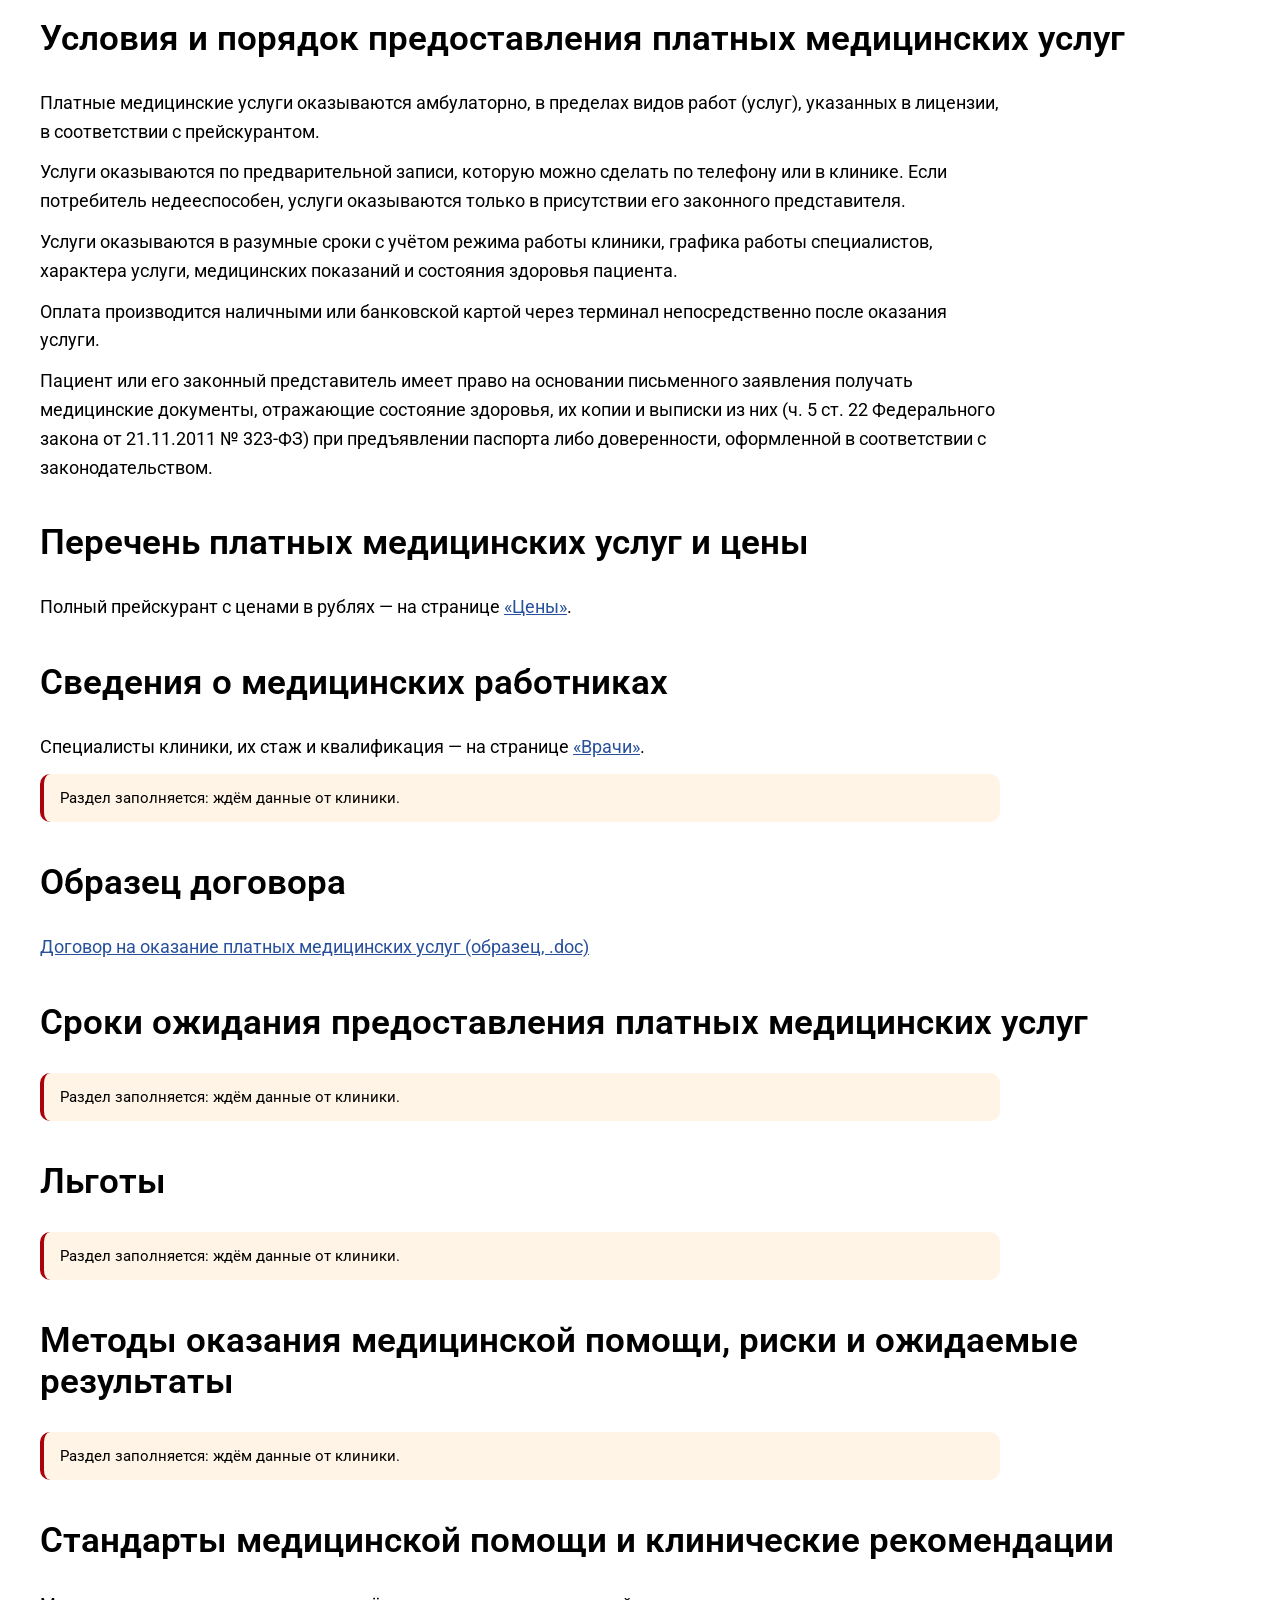
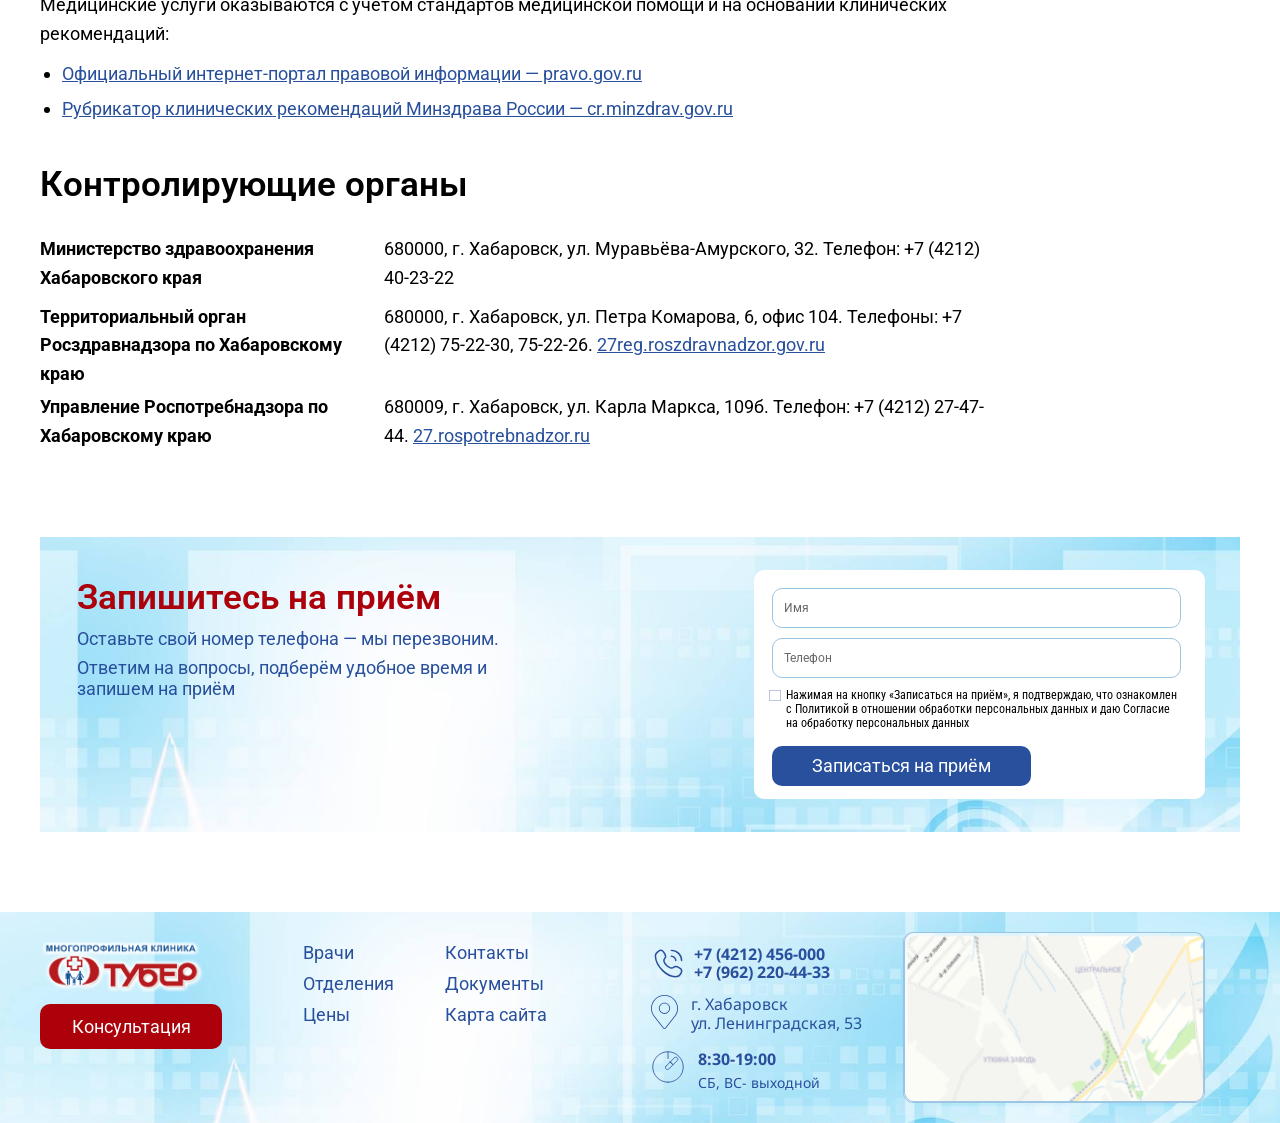
<file: informatsiya-dlya-patsientov.html>
<!DOCTYPE html>
<html lang="ru">
<head>
  <meta charset="UTF-8">
  <meta name="viewport" content="width=device-width, initial-scale=1">
  <title>Информация для пациентов — клиника «Тубер», Хабаровск</title>
  <meta name="description" content="Сведения о медицинской организации ООО «Многопрофильная клиника «Тубер»: лицензия, режим работы, условия оказания платных медицинских услуг, цены, врачи, образец договора, контролирующие органы.">
  <link rel="preconnect" href="https://fonts.googleapis.com">
  <link rel="preconnect" href="https://fonts.gstatic.com" crossorigin>
  <link rel="stylesheet" href="https://fonts.googleapis.com/css2?family=Droid+Sans:wght@400;700&family=Noto+Sans:wght@400;700&family=Roboto+Condensed:wght@400;700&family=Roboto:wght@400;600;700&display=swap">
  <link rel="stylesheet" href="https://cdn.jsdelivr.net/npm/swiper@11.2.10/swiper-bundle.min.css">
  <link rel="stylesheet" href="assets/css/style.css">
</head>
<body>

  <header class="header" data-header>
    <div class="header__top">
      <div class="container header__top-inner">
        <div class="contact contact--phone header__contact">
          <img class="contact__icon" src="assets/icons/phone.svg" width="35" height="35" alt="">
          <div class="contact__text contact__text--bold">
            <a href="tel:+74212456000">+7 (4212) 456-000</a>
            <a href="tel:+79622204433">+7 (962) 220-44-33</a>
          </div>
        </div>

        <div class="contact contact--address header__contact header__contact--desktop">
          <img class="contact__icon" src="assets/icons/location.svg" width="26.7253" height="34" alt="">
          <address class="contact__text">
            <span>г. Хабаровск</span>
            <span>ул. Ленинградская, 53</span>
          </address>
        </div>

        <div class="contact header__contact header__contact--desktop">
          <img class="contact__icon" src="assets/icons/clock.svg" width="34" height="34" alt="">
          <div class="contact__text">
            <span class="contact__hours">8:30-19:00</span>
            <span class="contact__note">СБ, ВС- выходной</span>
          </div>
        </div>

        <a class="btn btn--accent header__cta" href="#appointment">Записаться на приём</a>

        <button class="icon-btn header__a11y header__a11y--mobile" type="button" aria-label="Версия для слабовидящих">
          <img src="assets/icons/eye.svg" width="26" height="26" alt="">
        </button>
        <button class="header__burger" type="button" aria-label="Меню" aria-expanded="false" aria-controls="site-menu" data-menu-toggle>
          <img src="assets/icons/burger.svg" width="50" height="12" alt="">
        </button>
      </div>
    </div>

    <div class="header__main">
      <div class="container header__main-inner">
        <button class="icon-btn menu-btn" type="button" aria-label="Меню" aria-expanded="false" aria-controls="site-menu" data-menu-toggle>
          <span class="menu-btn__lines" aria-hidden="true"></span>
        </button>

        <a class="logo header__logo" href="index.html">
          <img src="assets/img/logo.png" width="195" height="60" alt="Многопрофильная клиника «Тубер»">
        </a>

        <nav class="nav header__nav" aria-label="Основное меню">
          <ul class="nav__list">
            <li><a class="nav__link" href="o-tsentre.html">О центре</a></li>
            <li><a class="nav__link" href="vrachi.html">Врачи</a></li>
            <li class="nav__item nav__item--dropdown">
              <button class="nav__link nav__toggle" type="button" aria-expanded="false" aria-controls="nav-diagnostics" data-dropdown-toggle>Диагностика</button>
              <div class="nav__dropdown" id="nav-diagnostics">
                <ul class="nav__sub">
                  <li><a class="nav__sub-link" href="uzi.html">УЗИ</a></li>
                  <li><a class="nav__sub-link" href="flyuorografiya.html">Флюорография</a></li>
                  <li><a class="nav__sub-link" href="mammografiya.html">Маммография</a></li>
                </ul>
              </div>
            </li>
            <li><a class="nav__link" href="protsedurnyj-kabinet.html">Процедурный кабинет</a></li>
            <li><a class="nav__link" href="prajs.html">Цены</a></li>
            <li><a class="nav__link" href="kontakty.html">Контакты</a></li>
          </ul>
        </nav>

        <button class="icon-btn header__a11y" type="button" aria-label="Версия для слабовидящих">
          <img src="assets/icons/eye.svg" width="26" height="26" alt="">
        </button>

        <form class="search header__search" action="prajs.html" method="get" role="search">
          <input class="search__input" type="search" name="q" placeholder="Поиск" aria-label="Поиск услуги и цены">
          <button class="search__btn" type="submit" aria-label="Найти">
            <img src="assets/icons/search.svg" width="21.4715" height="22.4491" alt="">
          </button>
        </form>
      </div>
    </div>

    <!-- Dropdown menu over the page: opened by the burger (mobile) and the square menu button (desktop) -->
    <nav class="menu" id="site-menu" aria-label="Меню сайта">
      <ul class="menu__list">
        <li><a class="menu__link" href="o-tsentre.html">О центре</a></li>
        <li><a class="menu__link" href="index.html#services">Услуги</a></li>
        <li><a class="menu__link" href="vrachi.html">Врачи</a></li>
        <li>
          <span class="menu__heading">Диагностика</span>
          <ul class="menu__sub">
            <li><a class="menu__link menu__link--sub" href="uzi.html">УЗИ</a></li>
            <li><a class="menu__link menu__link--sub" href="flyuorografiya.html">Флюорография</a></li>
            <li><a class="menu__link menu__link--sub" href="mammografiya.html">Маммография</a></li>
          </ul>
        </li>
        <li><a class="menu__link" href="protsedurnyj-kabinet.html">Процедурный кабинет</a></li>
        <li><a class="menu__link" href="prajs.html">Цены</a></li>
        <li><a class="menu__link" href="informatsiya-dlya-patsientov.html" aria-current="page">Информация для пациентов</a></li>
        <li><a class="menu__link" href="kontakty.html">Контакты</a></li>
      </ul>
    </nav>
  </header>

  <main>
    <section class="page-hero page-hero--simple">
      <div class="container page-hero__inner">
      <nav class="breadcrumbs" aria-label="Навигационная цепочка">
        <ol class="breadcrumbs__list">
          <li class="breadcrumbs__item"><a href="index.html">Главная</a></li>
          <li class="breadcrumbs__item"><span aria-current="page">Информация для пациентов</span></li>
        </ol>
      </nav>
        <div class="page-hero__content">
          <h1 class="page-hero__title">Информация для пациентов</h1>
          <p class="page-hero__lead">Сведения, которые медицинская организация обязана довести до пациентов (Правила предоставления платных медицинских услуг, утв. постановлением Правительства РФ от 11.05.2023 № 736).</p>
        </div>
      </div>
    </section>

    <nav class="page-nav page-nav--list" aria-label="Разделы страницы">
      <div class="container">
        <ul class="page-nav__list">
          <li><a class="page-nav__link" href="#svedeniya">Сведения о медицинской организации</a></li>
          <li><a class="page-nav__link" href="#litsenziya">Лицензия на медицинскую деятельность</a></li>
          <li><a class="page-nav__link" href="#rezhim">Режим работы</a></li>
          <li><a class="page-nav__link" href="#usloviya">Условия и порядок предоставления платных медицинских услуг</a></li>
          <li><a class="page-nav__link" href="#tseny">Перечень платных медицинских услуг и цены</a></li>
          <li><a class="page-nav__link" href="#vrachi">Сведения о медицинских работниках</a></li>
          <li><a class="page-nav__link" href="#dogovor">Образец договора</a></li>
          <li><a class="page-nav__link" href="#sroki">Сроки ожидания предоставления платных медицинских услуг</a></li>
          <li><a class="page-nav__link" href="#lgoty">Льготы</a></li>
          <li><a class="page-nav__link" href="#metody">Методы оказания медицинской помощи, риски и ожидаемые результаты</a></li>
          <li><a class="page-nav__link" href="#standarty">Стандарты медицинской помощи и клинические рекомендации</a></li>
          <li><a class="page-nav__link" href="#organy">Контролирующие органы</a></li>
        </ul>
      </div>
    </nav>

    <section class="section info-block" id="svedeniya">
      <div class="container">
        <h2 class="section__title">Сведения о медицинской организации</h2>
        <div class="prose">
          <dl class="info-list">
            <dt>Полное наименование</dt><dd>Общество с ограниченной ответственностью «Многопрофильная клиника «Тубер»</dd>
            <dt>Адрес (юридический и почтовый)</dt><dd>680021, Хабаровский край, г. Хабаровск, ул. Ленинградская, д. 53, корпус 1</dd>
            <dt>ОГРН</dt><dd>1172724002472</dd>
            <dt>ИНН / КПП</dt><dd>2724218816 / 272401001</dd>
            <dt>Генеральный директор</dt><dd>Ласькова Л. В.</dd>
            <dt>Телефон</dt><dd><a href="tel:+74212456000">+7 (4212) 456-000</a>, <a href="tel:+79622204433">+7 (962) 220-44-33</a></dd>
            <dt>E-mail</dt><dd><a href="mailto:tuber456000@mail.ru">tuber456000@mail.ru</a></dd>
            <dt>Сайт</dt><dd>tuberdv.ru</dd>
          </dl>
          <p>Выписка из единого государственного реестра юридических лиц предоставляется по требованию.</p>
        </div>
      </div>
    </section>

    <section class="section info-block" id="litsenziya">
      <div class="container">
        <h2 class="section__title">Лицензия на медицинскую деятельность</h2>
        <div class="prose"><p class="notice" data-pending>Раздел заполняется: ждём данные от клиники.</p>
        </div>
      </div>
    </section>

    <section class="section info-block" id="rezhim">
      <div class="container">
        <h2 class="section__title">Режим работы</h2>
        <div class="prose">
          <dl class="info-list">
            <dt>Клиника</dt><dd>ПН–ПТ 08:30–19:00, СБ, ВС — выходной</dd>
            <dt>Процедурный кабинет</dt><dd>ПН–ПТ 8:30–17:00, забор анализов до 11:30</dd>
            <dt>Приём граждан руководителем</dt><dd>Заведующий клиникой ведёт приём по предварительной записи в четверг с 10:00 до 12:00</dd>
          </dl>
          <p>График работы врачей уточняйте у администратора по телефону <a href="tel:+74212456000">+7 (4212) 456-000</a>.</p>
        </div>
      </div>
    </section>

    <section class="section info-block" id="usloviya">
      <div class="container">
        <h2 class="section__title">Условия и порядок предоставления платных медицинских услуг</h2>
        <div class="prose">
          <p>Платные медицинские услуги оказываются амбулаторно, в пределах видов работ (услуг), указанных в лицензии, в соответствии с прейскурантом.</p>
          <p>Услуги оказываются по предварительной записи, которую можно сделать по телефону или в клинике. Если потребитель недееспособен, услуги оказываются только в присутствии его законного представителя.</p>
          <p>Услуги оказываются в разумные сроки с учётом режима работы клиники, графика работы специалистов, характера услуги, медицинских показаний и состояния здоровья пациента.</p>
          <p>Оплата производится наличными или банковской картой через терминал непосредственно после оказания услуги.</p>
          <p>Пациент или его законный представитель имеет право на основании письменного заявления получать медицинские документы, отражающие состояние здоровья, их копии и выписки из них (ч. 5 ст. 22 Федерального закона от 21.11.2011 № 323-ФЗ) при предъявлении паспорта либо доверенности, оформленной в соответствии с законодательством.</p>
        </div>
      </div>
    </section>

    <section class="section info-block" id="tseny">
      <div class="container">
        <h2 class="section__title">Перечень платных медицинских услуг и цены</h2>
        <div class="prose">
          <p>Полный прейскурант с ценами в рублях — на странице <a href="prajs.html">«Цены»</a>.</p>
        </div>
      </div>
    </section>

    <section class="section info-block" id="vrachi">
      <div class="container">
        <h2 class="section__title">Сведения о медицинских работниках</h2>
        <div class="prose">
          <p>Специалисты клиники, их стаж и квалификация — на странице <a href="vrachi.html">«Врачи»</a>.</p>
          <p class="notice" data-pending>Раздел заполняется: ждём данные от клиники.</p>
        </div>
      </div>
    </section>

    <section class="section info-block" id="dogovor">
      <div class="container">
        <h2 class="section__title">Образец договора</h2>
        <div class="prose">
          <p><a href="docs/dogovor-obrazets.doc" download>Договор на оказание платных медицинских услуг (образец, .doc)</a></p>
        </div>
      </div>
    </section>

    <section class="section info-block" id="sroki">
      <div class="container">
        <h2 class="section__title">Сроки ожидания предоставления платных медицинских услуг</h2>
        <div class="prose"><p class="notice" data-pending>Раздел заполняется: ждём данные от клиники.</p>
        </div>
      </div>
    </section>

    <section class="section info-block" id="lgoty">
      <div class="container">
        <h2 class="section__title">Льготы</h2>
        <div class="prose"><p class="notice" data-pending>Раздел заполняется: ждём данные от клиники.</p>
        </div>
      </div>
    </section>

    <section class="section info-block" id="metody">
      <div class="container">
        <h2 class="section__title">Методы оказания медицинской помощи, риски и ожидаемые результаты</h2>
        <div class="prose"><p class="notice" data-pending>Раздел заполняется: ждём данные от клиники.</p>
        </div>
      </div>
    </section>

    <section class="section info-block" id="standarty">
      <div class="container">
        <h2 class="section__title">Стандарты медицинской помощи и клинические рекомендации</h2>
        <div class="prose">
          <p>Медицинские услуги оказываются с учётом стандартов медицинской помощи и на основании клинических рекомендаций:</p>
          <ul>
            <li><a href="http://pravo.gov.ru/" target="_blank" rel="noopener">Официальный интернет-портал правовой информации — pravo.gov.ru</a></li>
            <li><a href="https://cr.minzdrav.gov.ru/" target="_blank" rel="noopener">Рубрикатор клинических рекомендаций Минздрава России — cr.minzdrav.gov.ru</a></li>
          </ul>
        </div>
      </div>
    </section>

    <section class="section info-block" id="organy">
      <div class="container">
        <h2 class="section__title">Контролирующие органы</h2>
        <div class="prose">
          <dl class="info-list">
            <dt>Министерство здравоохранения Хабаровского края</dt><dd>680000, г. Хабаровск, ул. Муравьёва-Амурского, 32. Телефон: +7 (4212) 40-23-22</dd>
            <dt>Территориальный орган Росздравнадзора по Хабаровскому краю</dt><dd>680000, г. Хабаровск, ул. Петра Комарова, 6, офис 104. Телефоны: +7 (4212) 75-22-30, 75-22-26. <a href="https://27reg.roszdravnadzor.gov.ru/" target="_blank" rel="noopener">27reg.roszdravnadzor.gov.ru</a></dd>
            <dt>Управление Роспотребнадзора по Хабаровскому краю</dt><dd>680009, г. Хабаровск, ул. Карла Маркса, 109б. Телефон: +7 (4212) 27-47-44. <a href="https://27.rospotrebnadzor.ru/" target="_blank" rel="noopener">27.rospotrebnadzor.ru</a></dd>
          </dl>
        </div>
      </div>
    </section>

    <section class="section appointment" id="appointment">
      <div class="container">
        <div class="appointment__box">
          <div class="appointment__intro">
            <h2 class="appointment__title">Запишитесь на приём</h2>
            <p class="appointment__text">Оставьте свой номер телефона — мы перезвоним.</p>
            <p class="appointment__text appointment__text--wide">Ответим на вопросы, подберём удобное время и запишем на приём</p>
          </div>

          <form class="form appointment__form" action="send.php" method="post" data-booking-form>
            <input class="form__trap" type="text" name="website" tabindex="-1" autocomplete="off" aria-hidden="true">
            <input class="form__input" type="text" name="name" placeholder="Имя" autocomplete="name" aria-label="Имя" required>
            <input class="form__input" type="tel" name="phone" placeholder="Телефон" autocomplete="tel" inputmode="tel" aria-label="Телефон" required>
            <label class="form__consent">
              <input class="form__checkbox" type="checkbox" name="consent" required>
              <span>Нажимая на кнопку «Записаться на приём», я подтверждаю, что ознакомлен с <a href="reglament-o-zashchite-dannykh.html">Политикой в отношении обработки персональных данных</a> и даю <a href="soglasie-na-obrabotku-dannykh.html">Согласие на обработку персональных данных</a></span>
            </label>
            <button class="btn btn--primary form__submit" type="submit">Записаться на приём</button>
            <p class="form__status" role="status" data-form-status hidden></p>
          </form>
        </div>
      </div>
    </section>
  </main>

  <footer class="footer">
    <div class="container footer__inner">
      <div class="footer__brand">
        <a class="logo" href="index.html">
          <img src="assets/img/logo.png" width="164" height="50" alt="Многопрофильная клиника «Тубер»">
        </a>
        <a class="btn btn--accent footer__btn" href="#appointment">Консультация</a>
      </div>

      <nav class="footer__nav" aria-label="Меню в подвале">
        <ul class="footer__menu">
          <li><a href="vrachi.html">Врачи</a></li>
          <li><a href="index.html#services">Отделения</a></li>
          <li><a href="prajs.html">Цены</a></li>
        </ul>
        <ul class="footer__menu">
          <li><a href="kontakty.html">Контакты</a></li>
          <li><a href="informatsiya-dlya-patsientov.html">Документы</a></li>
          <li><a href="karta-sajta.html">Карта сайта</a></li>
        </ul>
      </nav>

      <div class="footer__contacts">
        <div class="contact contact--phone">
          <img class="contact__icon" src="assets/icons/phone.svg" width="35" height="35" alt="">
          <div class="contact__text contact__text--bold">
            <a href="tel:+74212456000">+7 (4212) 456-000</a>
            <a href="tel:+79622204433">+7 (962) 220-44-33</a>
          </div>
        </div>
        <div class="contact contact--address">
          <img class="contact__icon" src="assets/icons/location.svg" width="26.7253" height="34" alt="">
          <address class="contact__text">
            <span>г. Хабаровск</span>
            <span>ул. Ленинградская, 53</span>
          </address>
        </div>
        <div class="contact contact--hours">
          <img class="contact__icon" src="assets/icons/clock.svg" width="34" height="34" alt="">
          <div class="contact__text">
            <span class="contact__hours">8:30-19:00</span>
            <span class="contact__note">СБ, ВС- выходной</span>
          </div>
        </div>
      </div>

      <a class="footer__map" href="https://yandex.ru/maps/org/100031773431/" target="_blank" rel="noopener">
        <img src="assets/img/footer-map.png" width="302" height="171" alt="Клиника на карте: г. Хабаровск, ул. Ленинградская, 53">
      </a>
    </div>
  </footer>

  <script src="https://cdn.jsdelivr.net/npm/swiper@11.2.10/swiper-bundle.min.js"></script>
  <script src="assets/js/main.js"></script>
</body>
</html>
</file>
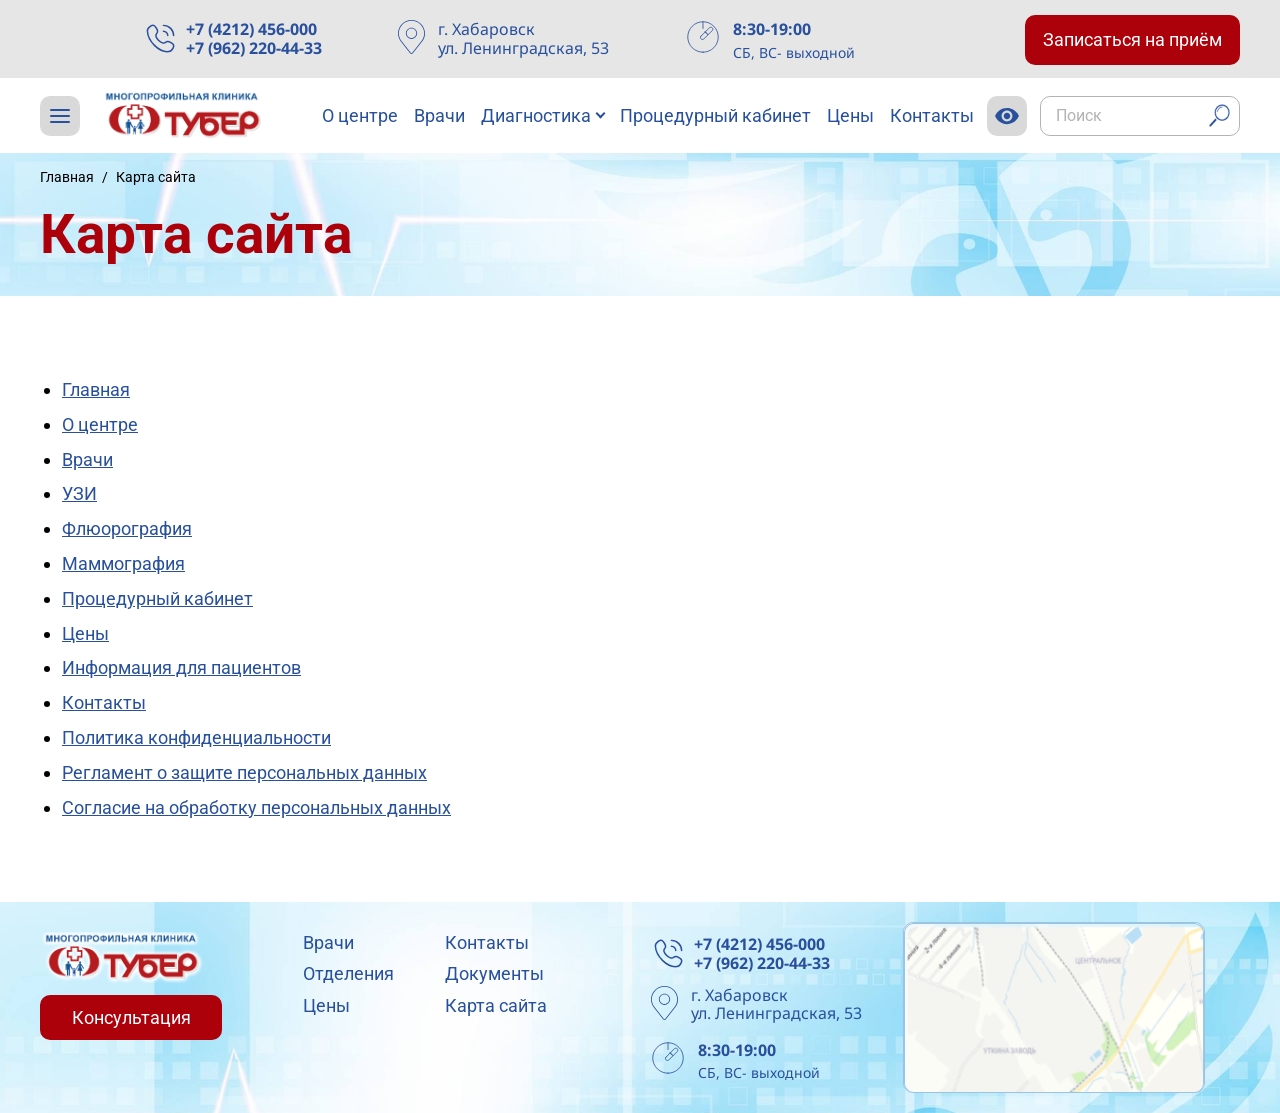
<file: karta-sajta.html>
<!DOCTYPE html>
<html lang="ru">
<head>
  <meta charset="UTF-8">
  <meta name="viewport" content="width=device-width, initial-scale=1">
  <title>Карта сайта — клиника «Тубер»</title>
  <meta name="description" content="Все страницы сайта многопрофильной клиники «Тубер».">
  <link rel="preconnect" href="https://fonts.googleapis.com">
  <link rel="preconnect" href="https://fonts.gstatic.com" crossorigin>
  <link rel="stylesheet" href="https://fonts.googleapis.com/css2?family=Droid+Sans:wght@400;700&family=Noto+Sans:wght@400;700&family=Roboto+Condensed:wght@400;700&family=Roboto:wght@400;600;700&display=swap">
  <link rel="stylesheet" href="https://cdn.jsdelivr.net/npm/swiper@11.2.10/swiper-bundle.min.css">
  <link rel="stylesheet" href="assets/css/style.css">
</head>
<body>

  <header class="header" data-header>
    <div class="header__top">
      <div class="container header__top-inner">
        <div class="contact contact--phone header__contact">
          <img class="contact__icon" src="assets/icons/phone.svg" width="35" height="35" alt="">
          <div class="contact__text contact__text--bold">
            <a href="tel:+74212456000">+7 (4212) 456-000</a>
            <a href="tel:+79622204433">+7 (962) 220-44-33</a>
          </div>
        </div>

        <div class="contact contact--address header__contact header__contact--desktop">
          <img class="contact__icon" src="assets/icons/location.svg" width="26.7253" height="34" alt="">
          <address class="contact__text">
            <span>г. Хабаровск</span>
            <span>ул. Ленинградская, 53</span>
          </address>
        </div>

        <div class="contact header__contact header__contact--desktop">
          <img class="contact__icon" src="assets/icons/clock.svg" width="34" height="34" alt="">
          <div class="contact__text">
            <span class="contact__hours">8:30-19:00</span>
            <span class="contact__note">СБ, ВС- выходной</span>
          </div>
        </div>

        <a class="btn btn--accent header__cta" href="index.html#appointment">Записаться на приём</a>

        <button class="icon-btn header__a11y header__a11y--mobile" type="button" aria-label="Версия для слабовидящих">
          <img src="assets/icons/eye.svg" width="26" height="26" alt="">
        </button>
        <button class="header__burger" type="button" aria-label="Меню" aria-expanded="false" aria-controls="site-menu" data-menu-toggle>
          <img src="assets/icons/burger.svg" width="50" height="12" alt="">
        </button>
      </div>
    </div>

    <div class="header__main">
      <div class="container header__main-inner">
        <button class="icon-btn menu-btn" type="button" aria-label="Меню" aria-expanded="false" aria-controls="site-menu" data-menu-toggle>
          <span class="menu-btn__lines" aria-hidden="true"></span>
        </button>

        <a class="logo header__logo" href="index.html">
          <img src="assets/img/logo.png" width="195" height="60" alt="Многопрофильная клиника «Тубер»">
        </a>

        <nav class="nav header__nav" aria-label="Основное меню">
          <ul class="nav__list">
            <li><a class="nav__link" href="o-tsentre.html">О центре</a></li>
            <li><a class="nav__link" href="vrachi.html">Врачи</a></li>
            <li class="nav__item nav__item--dropdown">
              <button class="nav__link nav__toggle" type="button" aria-expanded="false" aria-controls="nav-diagnostics" data-dropdown-toggle>Диагностика</button>
              <div class="nav__dropdown" id="nav-diagnostics">
                <ul class="nav__sub">
                  <li><a class="nav__sub-link" href="uzi.html">УЗИ</a></li>
                  <li><a class="nav__sub-link" href="flyuorografiya.html">Флюорография</a></li>
                  <li><a class="nav__sub-link" href="mammografiya.html">Маммография</a></li>
                </ul>
              </div>
            </li>
            <li><a class="nav__link" href="protsedurnyj-kabinet.html">Процедурный кабинет</a></li>
            <li><a class="nav__link" href="prajs.html">Цены</a></li>
            <li><a class="nav__link" href="kontakty.html">Контакты</a></li>
          </ul>
        </nav>

        <button class="icon-btn header__a11y" type="button" aria-label="Версия для слабовидящих">
          <img src="assets/icons/eye.svg" width="26" height="26" alt="">
        </button>

        <form class="search header__search" action="prajs.html" method="get" role="search">
          <input class="search__input" type="search" name="q" placeholder="Поиск" aria-label="Поиск услуги и цены">
          <button class="search__btn" type="submit" aria-label="Найти">
            <img src="assets/icons/search.svg" width="21.4715" height="22.4491" alt="">
          </button>
        </form>
      </div>
    </div>

    <!-- Dropdown menu over the page: opened by the burger (mobile) and the square menu button (desktop) -->
    <nav class="menu" id="site-menu" aria-label="Меню сайта">
      <ul class="menu__list">
        <li><a class="menu__link" href="o-tsentre.html">О центре</a></li>
        <li><a class="menu__link" href="index.html#services">Услуги</a></li>
        <li><a class="menu__link" href="vrachi.html">Врачи</a></li>
        <li>
          <span class="menu__heading">Диагностика</span>
          <ul class="menu__sub">
            <li><a class="menu__link menu__link--sub" href="uzi.html">УЗИ</a></li>
            <li><a class="menu__link menu__link--sub" href="flyuorografiya.html">Флюорография</a></li>
            <li><a class="menu__link menu__link--sub" href="mammografiya.html">Маммография</a></li>
          </ul>
        </li>
        <li><a class="menu__link" href="protsedurnyj-kabinet.html">Процедурный кабинет</a></li>
        <li><a class="menu__link" href="prajs.html">Цены</a></li>
        <li><a class="menu__link" href="informatsiya-dlya-patsientov.html">Информация для пациентов</a></li>
        <li><a class="menu__link" href="kontakty.html">Контакты</a></li>
      </ul>
    </nav>
  </header>

  <main>
    <section class="page-hero page-hero--simple">
      <div class="container page-hero__inner">
      <nav class="breadcrumbs" aria-label="Навигационная цепочка">
        <ol class="breadcrumbs__list">
          <li class="breadcrumbs__item"><a href="index.html">Главная</a></li>
          <li class="breadcrumbs__item"><span aria-current="page">Карта сайта</span></li>
        </ol>
      </nav>
        <div class="page-hero__content">
          <h1 class="page-hero__title">Карта сайта</h1>
        </div>
      </div>
    </section>

    <section class="section">
      <div class="container">
        <div class="prose">
<ul>
            <li><a href="index.html">Главная</a></li>
            <li><a href="o-tsentre.html">О центре</a></li>
            <li><a href="vrachi.html">Врачи</a></li>
            <li><a href="uzi.html">УЗИ</a></li>
            <li><a href="flyuorografiya.html">Флюорография</a></li>
            <li><a href="mammografiya.html">Маммография</a></li>
            <li><a href="protsedurnyj-kabinet.html">Процедурный кабинет</a></li>
            <li><a href="prajs.html">Цены</a></li>
            <li><a href="informatsiya-dlya-patsientov.html">Информация для пациентов</a></li>
            <li><a href="kontakty.html">Контакты</a></li>
            <li><a href="politika-konfidentsialnosti.html">Политика конфиденциальности</a></li>
            <li><a href="reglament-o-zashchite-dannykh.html">Регламент о защите персональных данных</a></li>
            <li><a href="soglasie-na-obrabotku-dannykh.html">Согласие на обработку персональных данных</a></li>
          </ul>
        </div>
      </div>
    </section>

  </main>

  <footer class="footer">
    <div class="container footer__inner">
      <div class="footer__brand">
        <a class="logo" href="index.html">
          <img src="assets/img/logo.png" width="164" height="50" alt="Многопрофильная клиника «Тубер»">
        </a>
        <a class="btn btn--accent footer__btn" href="index.html#appointment">Консультация</a>
      </div>

      <nav class="footer__nav" aria-label="Меню в подвале">
        <ul class="footer__menu">
          <li><a href="vrachi.html">Врачи</a></li>
          <li><a href="index.html#services">Отделения</a></li>
          <li><a href="prajs.html">Цены</a></li>
        </ul>
        <ul class="footer__menu">
          <li><a href="kontakty.html">Контакты</a></li>
          <li><a href="informatsiya-dlya-patsientov.html">Документы</a></li>
          <li><a href="karta-sajta.html">Карта сайта</a></li>
        </ul>
      </nav>

      <div class="footer__contacts">
        <div class="contact contact--phone">
          <img class="contact__icon" src="assets/icons/phone.svg" width="35" height="35" alt="">
          <div class="contact__text contact__text--bold">
            <a href="tel:+74212456000">+7 (4212) 456-000</a>
            <a href="tel:+79622204433">+7 (962) 220-44-33</a>
          </div>
        </div>
        <div class="contact contact--address">
          <img class="contact__icon" src="assets/icons/location.svg" width="26.7253" height="34" alt="">
          <address class="contact__text">
            <span>г. Хабаровск</span>
            <span>ул. Ленинградская, 53</span>
          </address>
        </div>
        <div class="contact contact--hours">
          <img class="contact__icon" src="assets/icons/clock.svg" width="34" height="34" alt="">
          <div class="contact__text">
            <span class="contact__hours">8:30-19:00</span>
            <span class="contact__note">СБ, ВС- выходной</span>
          </div>
        </div>
      </div>

      <a class="footer__map" href="https://yandex.ru/maps/org/100031773431/" target="_blank" rel="noopener">
        <img src="assets/img/footer-map.png" width="302" height="171" alt="Клиника на карте: г. Хабаровск, ул. Ленинградская, 53">
      </a>
    </div>
  </footer>

  <script src="https://cdn.jsdelivr.net/npm/swiper@11.2.10/swiper-bundle.min.js"></script>
  <script src="assets/js/main.js"></script>
</body>
</html>
</file>
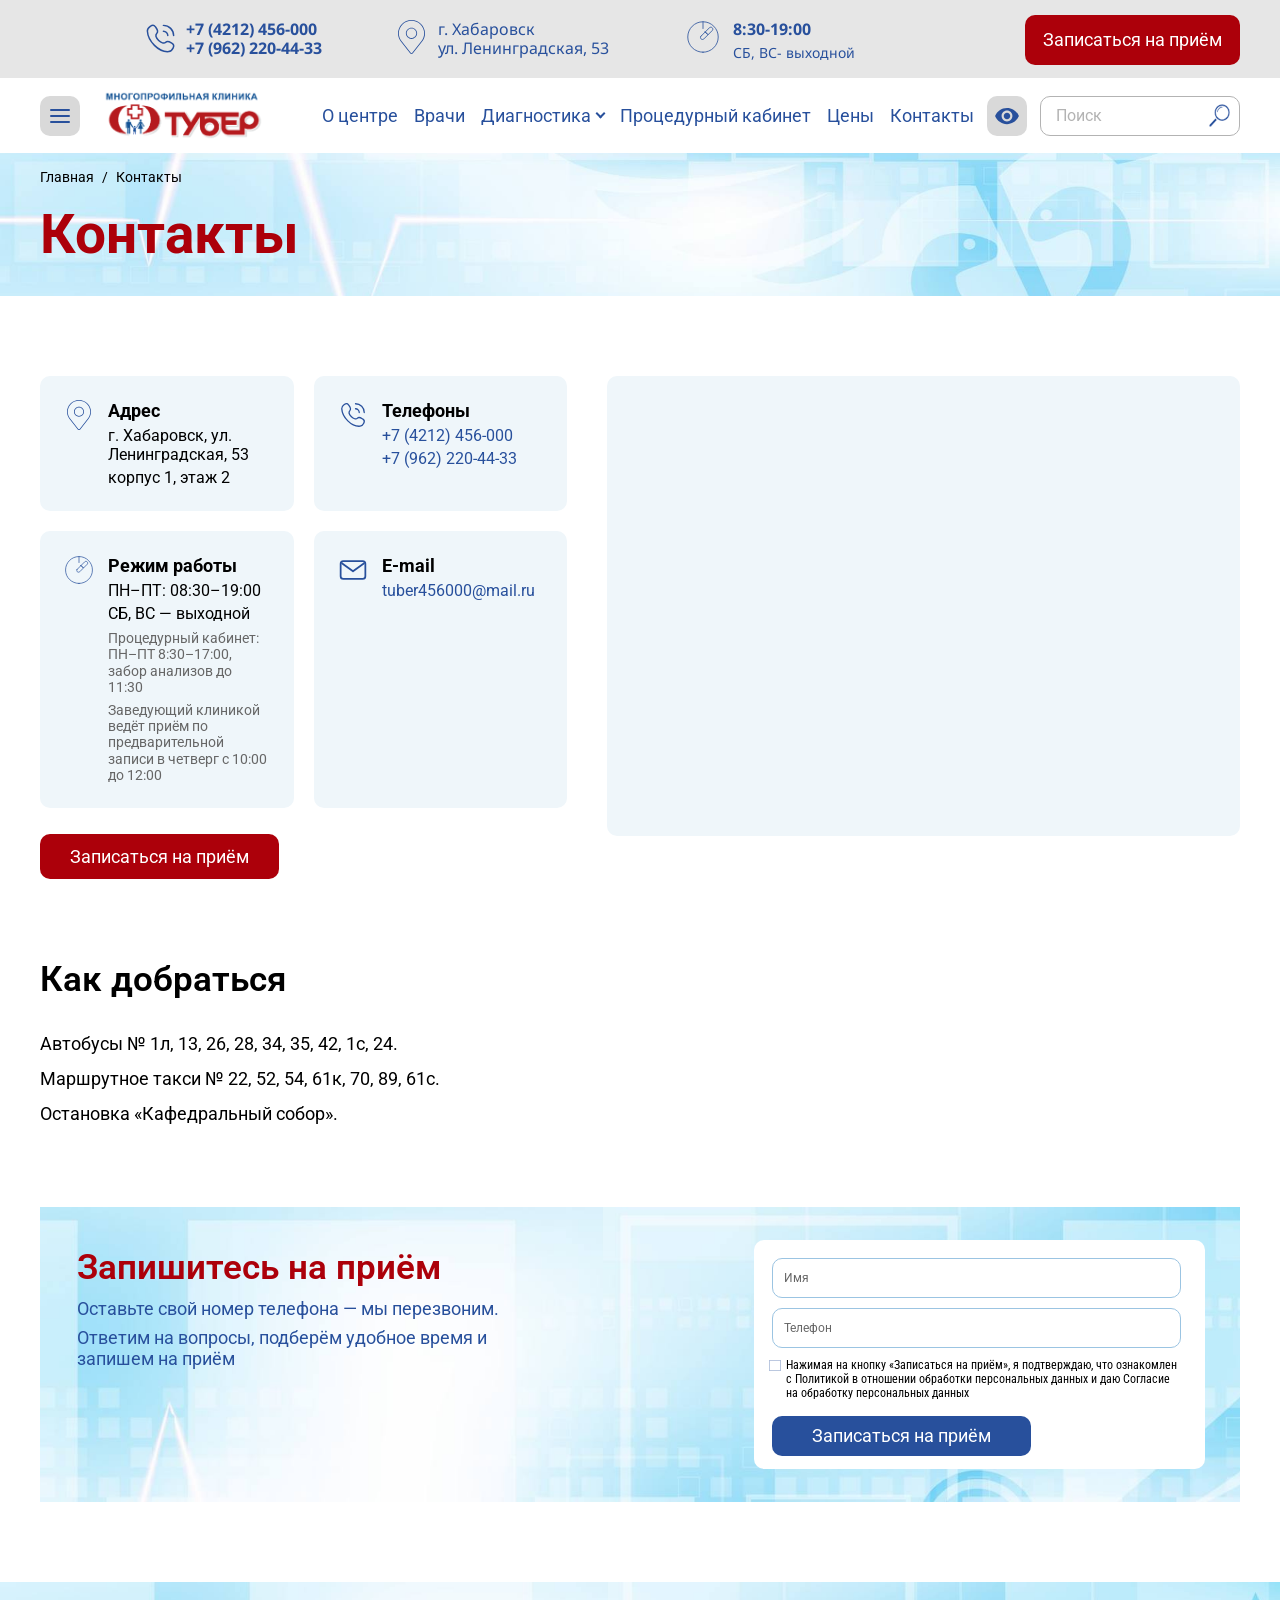
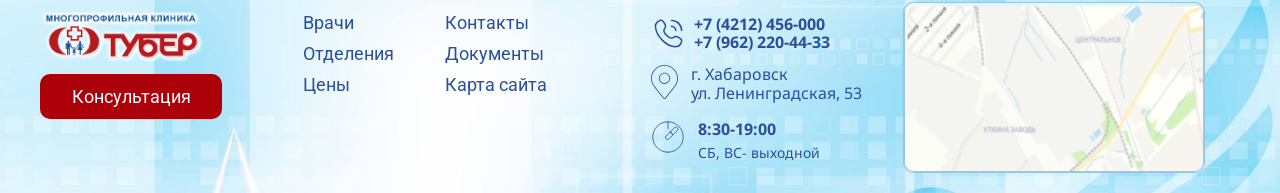
<file: kontakty.html>
<!DOCTYPE html>
<html lang="ru">
<head>
  <meta charset="UTF-8">
  <meta name="viewport" content="width=device-width, initial-scale=1">
  <title>Контакты клиники «Тубер» в Хабаровске — адрес, телефон, режим работы</title>
  <meta name="description" content="Многопрофильная клиника «Тубер»: г. Хабаровск, ул. Ленинградская, 53, корпус 1. Телефоны +7 (4212) 456-000, +7 (962) 220-44-33. ПН–ПТ 8:30–19:00. Как добраться.">
  <link rel="preconnect" href="https://fonts.googleapis.com">
  <link rel="preconnect" href="https://fonts.gstatic.com" crossorigin>
  <link rel="stylesheet" href="https://fonts.googleapis.com/css2?family=Droid+Sans:wght@400;700&family=Noto+Sans:wght@400;700&family=Roboto+Condensed:wght@400;700&family=Roboto:wght@400;600;700&display=swap">
  <link rel="stylesheet" href="https://cdn.jsdelivr.net/npm/swiper@11.2.10/swiper-bundle.min.css">
  <link rel="stylesheet" href="assets/css/style.css">
</head>
<body>

  <header class="header" data-header>
    <div class="header__top">
      <div class="container header__top-inner">
        <div class="contact contact--phone header__contact">
          <img class="contact__icon" src="assets/icons/phone.svg" width="35" height="35" alt="">
          <div class="contact__text contact__text--bold">
            <a href="tel:+74212456000">+7 (4212) 456-000</a>
            <a href="tel:+79622204433">+7 (962) 220-44-33</a>
          </div>
        </div>

        <div class="contact contact--address header__contact header__contact--desktop">
          <img class="contact__icon" src="assets/icons/location.svg" width="26.7253" height="34" alt="">
          <address class="contact__text">
            <span>г. Хабаровск</span>
            <span>ул. Ленинградская, 53</span>
          </address>
        </div>

        <div class="contact header__contact header__contact--desktop">
          <img class="contact__icon" src="assets/icons/clock.svg" width="34" height="34" alt="">
          <div class="contact__text">
            <span class="contact__hours">8:30-19:00</span>
            <span class="contact__note">СБ, ВС- выходной</span>
          </div>
        </div>

        <a class="btn btn--accent header__cta" href="#appointment">Записаться на приём</a>

        <button class="icon-btn header__a11y header__a11y--mobile" type="button" aria-label="Версия для слабовидящих">
          <img src="assets/icons/eye.svg" width="26" height="26" alt="">
        </button>
        <button class="header__burger" type="button" aria-label="Меню" aria-expanded="false" aria-controls="site-menu" data-menu-toggle>
          <img src="assets/icons/burger.svg" width="50" height="12" alt="">
        </button>
      </div>
    </div>

    <div class="header__main">
      <div class="container header__main-inner">
        <button class="icon-btn menu-btn" type="button" aria-label="Меню" aria-expanded="false" aria-controls="site-menu" data-menu-toggle>
          <span class="menu-btn__lines" aria-hidden="true"></span>
        </button>

        <a class="logo header__logo" href="index.html">
          <img src="assets/img/logo.png" width="195" height="60" alt="Многопрофильная клиника «Тубер»">
        </a>

        <nav class="nav header__nav" aria-label="Основное меню">
          <ul class="nav__list">
            <li><a class="nav__link" href="o-tsentre.html">О центре</a></li>
            <li><a class="nav__link" href="vrachi.html">Врачи</a></li>
            <li class="nav__item nav__item--dropdown">
              <button class="nav__link nav__toggle" type="button" aria-expanded="false" aria-controls="nav-diagnostics" data-dropdown-toggle>Диагностика</button>
              <div class="nav__dropdown" id="nav-diagnostics">
                <ul class="nav__sub">
                  <li><a class="nav__sub-link" href="uzi.html">УЗИ</a></li>
                  <li><a class="nav__sub-link" href="flyuorografiya.html">Флюорография</a></li>
                  <li><a class="nav__sub-link" href="mammografiya.html">Маммография</a></li>
                </ul>
              </div>
            </li>
            <li><a class="nav__link" href="protsedurnyj-kabinet.html">Процедурный кабинет</a></li>
            <li><a class="nav__link" href="prajs.html">Цены</a></li>
            <li><a class="nav__link" href="kontakty.html" aria-current="page">Контакты</a></li>
          </ul>
        </nav>

        <button class="icon-btn header__a11y" type="button" aria-label="Версия для слабовидящих">
          <img src="assets/icons/eye.svg" width="26" height="26" alt="">
        </button>

        <form class="search header__search" action="prajs.html" method="get" role="search">
          <input class="search__input" type="search" name="q" placeholder="Поиск" aria-label="Поиск услуги и цены">
          <button class="search__btn" type="submit" aria-label="Найти">
            <img src="assets/icons/search.svg" width="21.4715" height="22.4491" alt="">
          </button>
        </form>
      </div>
    </div>

    <!-- Dropdown menu over the page: opened by the burger (mobile) and the square menu button (desktop) -->
    <nav class="menu" id="site-menu" aria-label="Меню сайта">
      <ul class="menu__list">
        <li><a class="menu__link" href="o-tsentre.html">О центре</a></li>
        <li><a class="menu__link" href="index.html#services">Услуги</a></li>
        <li><a class="menu__link" href="vrachi.html">Врачи</a></li>
        <li>
          <span class="menu__heading">Диагностика</span>
          <ul class="menu__sub">
            <li><a class="menu__link menu__link--sub" href="uzi.html">УЗИ</a></li>
            <li><a class="menu__link menu__link--sub" href="flyuorografiya.html">Флюорография</a></li>
            <li><a class="menu__link menu__link--sub" href="mammografiya.html">Маммография</a></li>
          </ul>
        </li>
        <li><a class="menu__link" href="protsedurnyj-kabinet.html">Процедурный кабинет</a></li>
        <li><a class="menu__link" href="prajs.html">Цены</a></li>
        <li><a class="menu__link" href="informatsiya-dlya-patsientov.html">Информация для пациентов</a></li>
        <li><a class="menu__link" href="kontakty.html" aria-current="page">Контакты</a></li>
      </ul>
    </nav>
  </header>

  <main>
    <section class="page-hero page-hero--simple">
      <div class="container page-hero__inner">
      <nav class="breadcrumbs" aria-label="Навигационная цепочка">
        <ol class="breadcrumbs__list">
          <li class="breadcrumbs__item"><a href="index.html">Главная</a></li>
          <li class="breadcrumbs__item"><span aria-current="page">Контакты</span></li>
        </ol>
      </nav>
        <div class="page-hero__content">
          <h1 class="page-hero__title">Контакты</h1>
        </div>
      </div>
    </section>

    <section class="section contacts">
      <div class="container contacts__layout">
        <div class="contacts__info">
          <div class="contacts__cards">
            <div class="contacts__card">
              <img class="contacts__icon" src="assets/icons/location.svg" width="26.7253" height="34" alt="">
              <div>
                <h2 class="contacts__label">Адрес</h2>
                <address class="contacts__text">
                  <span>г. Хабаровск, ул. Ленинградская, 53</span>
                  <span>корпус 1, этаж 2</span>
                </address>
              </div>
            </div>

            <div class="contacts__card">
              <img class="contacts__icon" src="assets/icons/phone.svg" width="35" height="35" alt="">
              <div>
                <h2 class="contacts__label">Телефоны</h2>
                <p class="contacts__text">
                  <a href="tel:+74212456000">+7 (4212) 456-000</a>
                  <a href="tel:+79622204433">+7 (962) 220-44-33</a>
                </p>
              </div>
            </div>

            <div class="contacts__card">
              <img class="contacts__icon" src="assets/icons/clock.svg" width="34" height="34" alt="">
              <div>
                <h2 class="contacts__label">Режим работы</h2>
                <p class="contacts__text">
                  <span>ПН–ПТ: 08:30–19:00</span>
                  <span>СБ, ВС — выходной</span>
                </p>
                <p class="contacts__note">Процедурный кабинет: ПН–ПТ 8:30–17:00, забор анализов до 11:30</p>
                <p class="contacts__note">Заведующий клиникой ведёт приём по предварительной записи в четверг с 10:00 до 12:00</p>
              </div>
            </div>

            <div class="contacts__card">
              <img class="contacts__icon" src="assets/icons/mail.svg" width="34" height="34" alt="">
              <div>
                <h2 class="contacts__label">E-mail</h2>
                <p class="contacts__text">
                  <a href="mailto:tuber456000@mail.ru">tuber456000@mail.ru</a>
                </p>
              </div>
            </div>
          </div>

          <a class="btn btn--accent contacts__btn" href="#appointment">Записаться на приём</a>
        </div>

        <iframe class="contacts__map" src="https://yandex.ru/map-widget/v1/?oid=100031773431&amp;ol=biz&amp;z=16" title="Клиника «Тубер» на карте" loading="lazy" allowfullscreen></iframe>
      </div>
    </section>

    <section class="section route">
      <div class="container">
        <h2 class="section__title">Как добраться</h2>
        <div class="route__text">
          <p>Автобусы № 1л, 13, 26, 28, 34, 35, 42, 1с, 24.</p>
          <p>Маршрутное такси № 22, 52, 54, 61к, 70, 89, 61с.</p>
          <p>Остановка «Кафедральный собор».</p>
        </div>
      </div>
    </section>

    <section class="section appointment" id="appointment">
      <div class="container">
        <div class="appointment__box">
          <div class="appointment__intro">
            <h2 class="appointment__title">Запишитесь на приём</h2>
            <p class="appointment__text">Оставьте свой номер телефона — мы перезвоним.</p>
            <p class="appointment__text appointment__text--wide">Ответим на вопросы, подберём удобное время и запишем на приём</p>
          </div>

          <form class="form appointment__form" action="send.php" method="post" data-booking-form>
            <input class="form__trap" type="text" name="website" tabindex="-1" autocomplete="off" aria-hidden="true">
            <input class="form__input" type="text" name="name" placeholder="Имя" autocomplete="name" aria-label="Имя" required>
            <input class="form__input" type="tel" name="phone" placeholder="Телефон" autocomplete="tel" inputmode="tel" aria-label="Телефон" required>
            <label class="form__consent">
              <input class="form__checkbox" type="checkbox" name="consent" required>
              <span>Нажимая на кнопку «Записаться на приём», я подтверждаю, что ознакомлен с <a href="reglament-o-zashchite-dannykh.html">Политикой в отношении обработки персональных данных</a> и даю <a href="soglasie-na-obrabotku-dannykh.html">Согласие на обработку персональных данных</a></span>
            </label>
            <button class="btn btn--primary form__submit" type="submit">Записаться на приём</button>
            <p class="form__status" role="status" data-form-status hidden></p>
          </form>
        </div>
      </div>
    </section>
  </main>

  <footer class="footer">
    <div class="container footer__inner">
      <div class="footer__brand">
        <a class="logo" href="index.html">
          <img src="assets/img/logo.png" width="164" height="50" alt="Многопрофильная клиника «Тубер»">
        </a>
        <a class="btn btn--accent footer__btn" href="#appointment">Консультация</a>
      </div>

      <nav class="footer__nav" aria-label="Меню в подвале">
        <ul class="footer__menu">
          <li><a href="vrachi.html">Врачи</a></li>
          <li><a href="index.html#services">Отделения</a></li>
          <li><a href="prajs.html">Цены</a></li>
        </ul>
        <ul class="footer__menu">
          <li><a href="kontakty.html">Контакты</a></li>
          <li><a href="informatsiya-dlya-patsientov.html">Документы</a></li>
          <li><a href="karta-sajta.html">Карта сайта</a></li>
        </ul>
      </nav>

      <div class="footer__contacts">
        <div class="contact contact--phone">
          <img class="contact__icon" src="assets/icons/phone.svg" width="35" height="35" alt="">
          <div class="contact__text contact__text--bold">
            <a href="tel:+74212456000">+7 (4212) 456-000</a>
            <a href="tel:+79622204433">+7 (962) 220-44-33</a>
          </div>
        </div>
        <div class="contact contact--address">
          <img class="contact__icon" src="assets/icons/location.svg" width="26.7253" height="34" alt="">
          <address class="contact__text">
            <span>г. Хабаровск</span>
            <span>ул. Ленинградская, 53</span>
          </address>
        </div>
        <div class="contact contact--hours">
          <img class="contact__icon" src="assets/icons/clock.svg" width="34" height="34" alt="">
          <div class="contact__text">
            <span class="contact__hours">8:30-19:00</span>
            <span class="contact__note">СБ, ВС- выходной</span>
          </div>
        </div>
      </div>

      <a class="footer__map" href="https://yandex.ru/maps/org/100031773431/" target="_blank" rel="noopener">
        <img src="assets/img/footer-map.png" width="302" height="171" alt="Клиника на карте: г. Хабаровск, ул. Ленинградская, 53">
      </a>
    </div>
  </footer>

  <script src="https://cdn.jsdelivr.net/npm/swiper@11.2.10/swiper-bundle.min.js"></script>
  <script src="assets/js/main.js"></script>
</body>
</html>
</file>
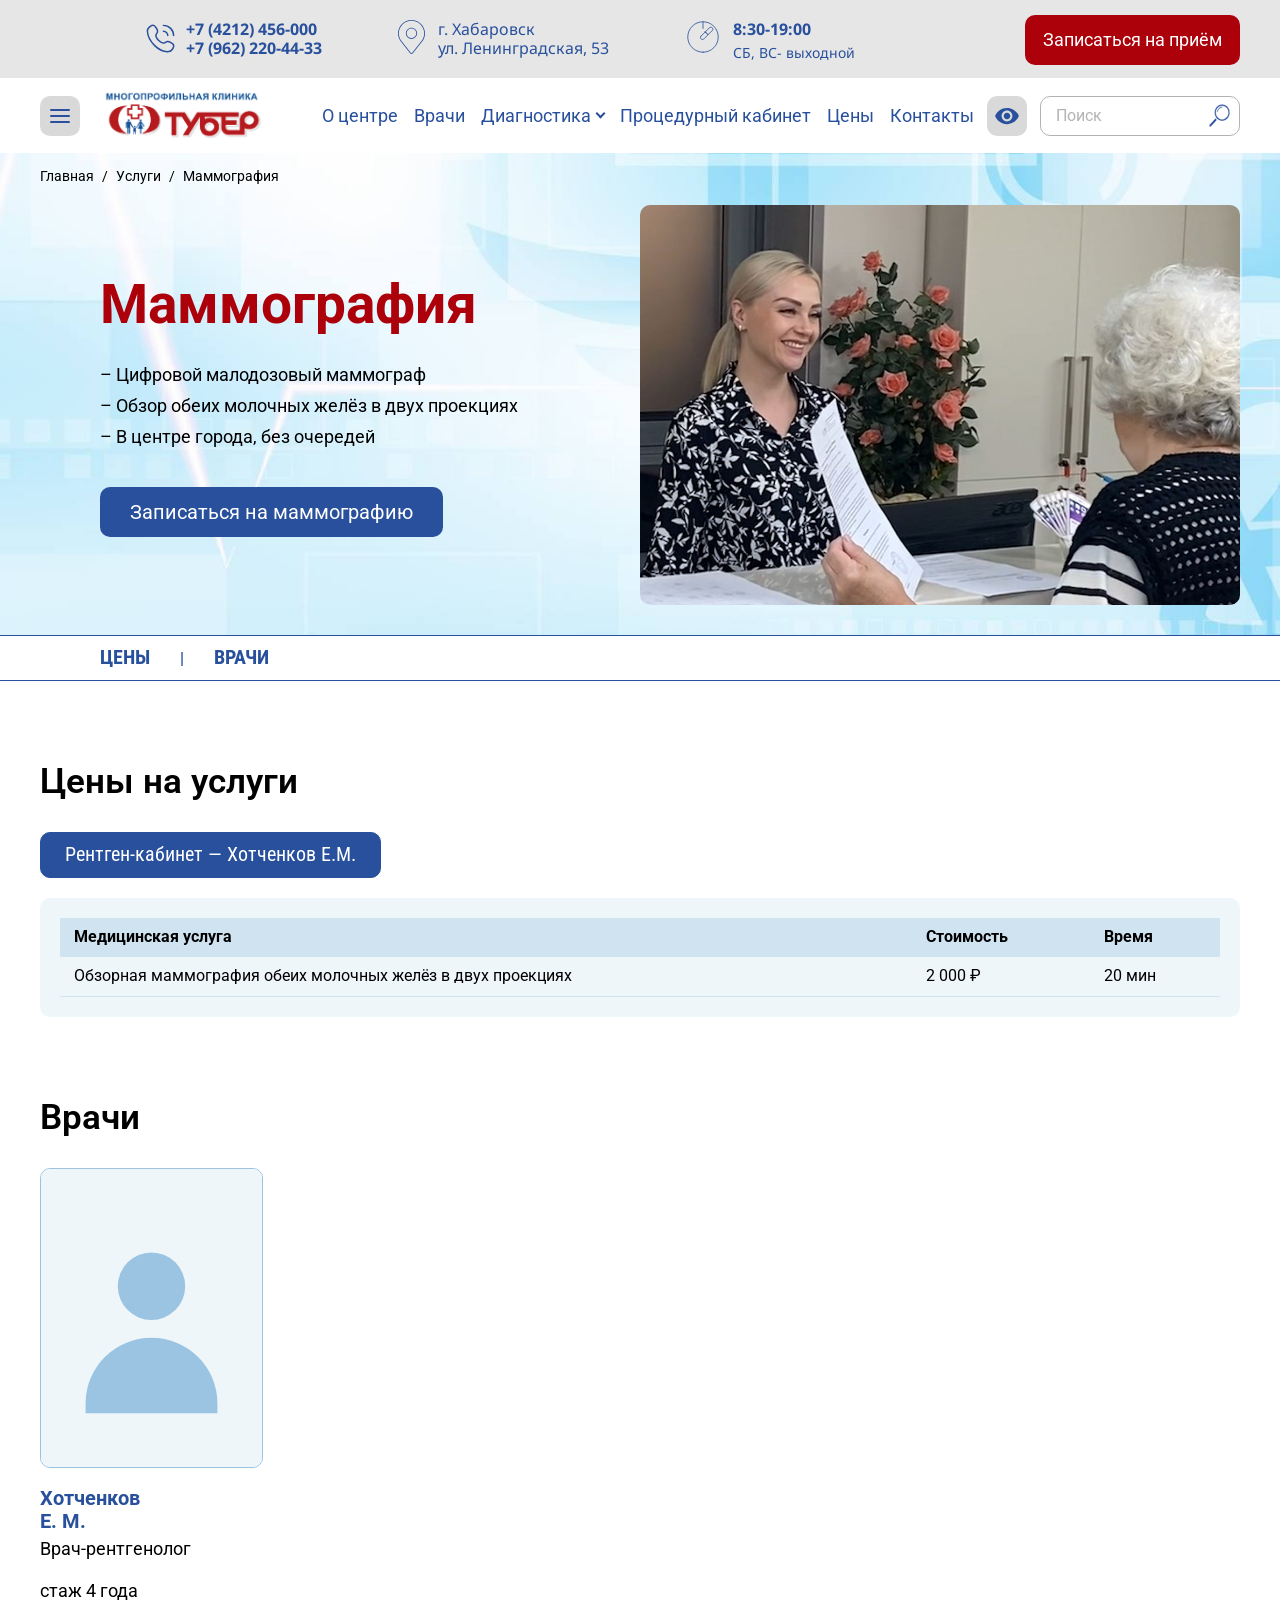
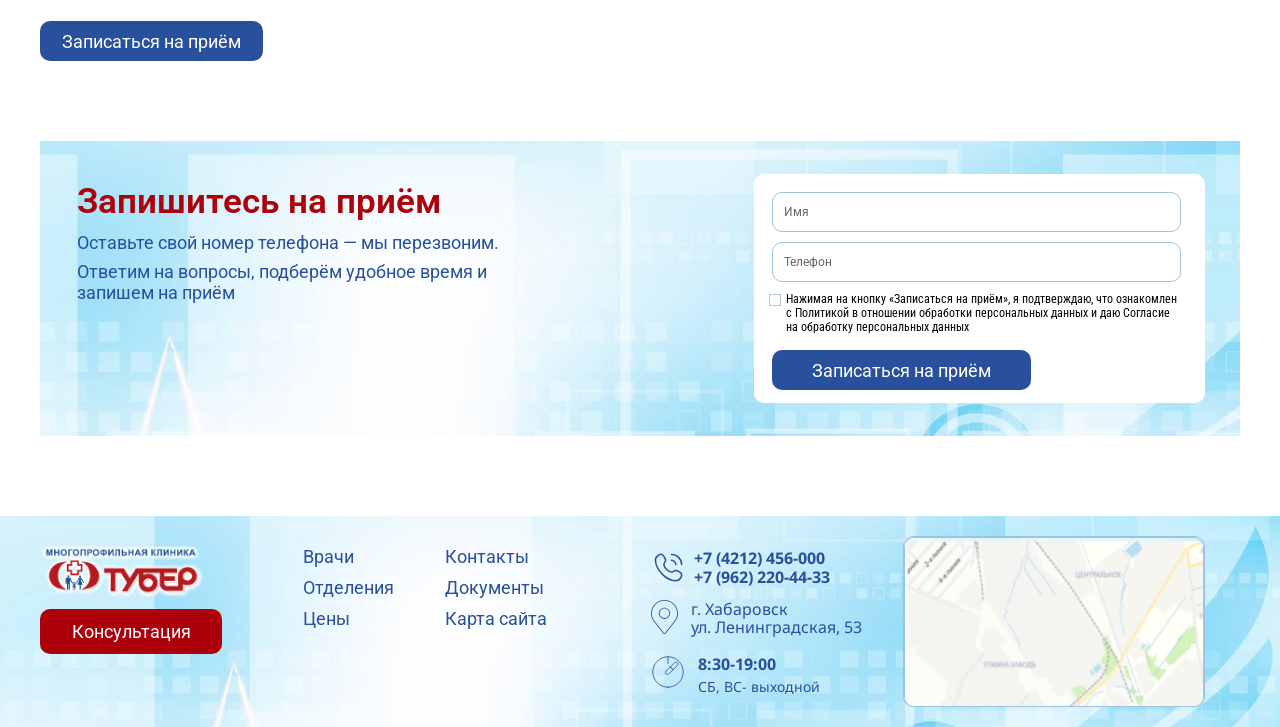
<file: mammografiya.html>
<!DOCTYPE html>
<html lang="ru">
<head>
  <meta charset="UTF-8">
  <meta name="viewport" content="width=device-width, initial-scale=1">
  <title>Маммография в Хабаровске — цена и запись | Клиника «Тубер»</title>
  <meta name="description" content="Цифровая маммография в Хабаровске в клинике «Тубер»: обзорная маммография обеих молочных желёз в двух проекциях — 2000 ₽. Без очередей, в центре города.">
  <link rel="preconnect" href="https://fonts.googleapis.com">
  <link rel="preconnect" href="https://fonts.gstatic.com" crossorigin>
  <link rel="stylesheet" href="https://fonts.googleapis.com/css2?family=Droid+Sans:wght@400;700&family=Noto+Sans:wght@400;700&family=Roboto+Condensed:wght@400;700&family=Roboto:wght@400;600;700&display=swap">
  <link rel="stylesheet" href="https://cdn.jsdelivr.net/npm/swiper@11.2.10/swiper-bundle.min.css">
  <link rel="stylesheet" href="assets/css/style.css">
</head>
<body>

  <header class="header" data-header>
    <div class="header__top">
      <div class="container header__top-inner">
        <div class="contact contact--phone header__contact">
          <img class="contact__icon" src="assets/icons/phone.svg" width="35" height="35" alt="">
          <div class="contact__text contact__text--bold">
            <a href="tel:+74212456000">+7 (4212) 456-000</a>
            <a href="tel:+79622204433">+7 (962) 220-44-33</a>
          </div>
        </div>

        <div class="contact contact--address header__contact header__contact--desktop">
          <img class="contact__icon" src="assets/icons/location.svg" width="26.7253" height="34" alt="">
          <address class="contact__text">
            <span>г. Хабаровск</span>
            <span>ул. Ленинградская, 53</span>
          </address>
        </div>

        <div class="contact header__contact header__contact--desktop">
          <img class="contact__icon" src="assets/icons/clock.svg" width="34" height="34" alt="">
          <div class="contact__text">
            <span class="contact__hours">8:30-19:00</span>
            <span class="contact__note">СБ, ВС- выходной</span>
          </div>
        </div>

        <a class="btn btn--accent header__cta" href="#appointment">Записаться на приём</a>

        <button class="icon-btn header__a11y header__a11y--mobile" type="button" aria-label="Версия для слабовидящих">
          <img src="assets/icons/eye.svg" width="26" height="26" alt="">
        </button>
        <button class="header__burger" type="button" aria-label="Меню" aria-expanded="false" aria-controls="site-menu" data-menu-toggle>
          <img src="assets/icons/burger.svg" width="50" height="12" alt="">
        </button>
      </div>
    </div>

    <div class="header__main">
      <div class="container header__main-inner">
        <button class="icon-btn menu-btn" type="button" aria-label="Меню" aria-expanded="false" aria-controls="site-menu" data-menu-toggle>
          <span class="menu-btn__lines" aria-hidden="true"></span>
        </button>

        <a class="logo header__logo" href="index.html">
          <img src="assets/img/logo.png" width="195" height="60" alt="Многопрофильная клиника «Тубер»">
        </a>

        <nav class="nav header__nav" aria-label="Основное меню">
          <ul class="nav__list">
            <li><a class="nav__link" href="o-tsentre.html">О центре</a></li>
            <li><a class="nav__link" href="vrachi.html">Врачи</a></li>
            <li class="nav__item nav__item--dropdown">
              <button class="nav__link nav__toggle" type="button" aria-expanded="false" aria-controls="nav-diagnostics" data-dropdown-toggle>Диагностика</button>
              <div class="nav__dropdown" id="nav-diagnostics">
                <ul class="nav__sub">
                  <li><a class="nav__sub-link" href="uzi.html">УЗИ</a></li>
                  <li><a class="nav__sub-link" href="flyuorografiya.html">Флюорография</a></li>
                  <li><a class="nav__sub-link" href="mammografiya.html" aria-current="page">Маммография</a></li>
                </ul>
              </div>
            </li>
            <li><a class="nav__link" href="protsedurnyj-kabinet.html">Процедурный кабинет</a></li>
            <li><a class="nav__link" href="prajs.html">Цены</a></li>
            <li><a class="nav__link" href="kontakty.html">Контакты</a></li>
          </ul>
        </nav>

        <button class="icon-btn header__a11y" type="button" aria-label="Версия для слабовидящих">
          <img src="assets/icons/eye.svg" width="26" height="26" alt="">
        </button>

        <form class="search header__search" action="prajs.html" method="get" role="search">
          <input class="search__input" type="search" name="q" placeholder="Поиск" aria-label="Поиск услуги и цены">
          <button class="search__btn" type="submit" aria-label="Найти">
            <img src="assets/icons/search.svg" width="21.4715" height="22.4491" alt="">
          </button>
        </form>
      </div>
    </div>

    <!-- Dropdown menu over the page: opened by the burger (mobile) and the square menu button (desktop) -->
    <nav class="menu" id="site-menu" aria-label="Меню сайта">
      <ul class="menu__list">
        <li><a class="menu__link" href="o-tsentre.html">О центре</a></li>
        <li><a class="menu__link" href="index.html#services">Услуги</a></li>
        <li><a class="menu__link" href="vrachi.html">Врачи</a></li>
        <li>
          <span class="menu__heading">Диагностика</span>
          <ul class="menu__sub">
            <li><a class="menu__link menu__link--sub" href="uzi.html">УЗИ</a></li>
            <li><a class="menu__link menu__link--sub" href="flyuorografiya.html">Флюорография</a></li>
            <li><a class="menu__link menu__link--sub" href="mammografiya.html" aria-current="page">Маммография</a></li>
          </ul>
        </li>
        <li><a class="menu__link" href="protsedurnyj-kabinet.html">Процедурный кабинет</a></li>
        <li><a class="menu__link" href="prajs.html">Цены</a></li>
        <li><a class="menu__link" href="informatsiya-dlya-patsientov.html">Информация для пациентов</a></li>
        <li><a class="menu__link" href="kontakty.html">Контакты</a></li>
      </ul>
    </nav>
  </header>

  <main>
    <section class="page-hero">
      <div class="container page-hero__inner">
      <nav class="breadcrumbs" aria-label="Навигационная цепочка">
        <ol class="breadcrumbs__list">
          <li class="breadcrumbs__item"><a href="index.html">Главная</a></li>
          <li class="breadcrumbs__item"><a href="index.html#services">Услуги</a></li>
          <li class="breadcrumbs__item"><span aria-current="page">Маммография</span></li>
        </ol>
      </nav>
        <div class="page-hero__content">
          <h1 class="page-hero__title">Маммография</h1>
          <ul class="page-hero__list">
          <li>Цифровой малодозовый маммограф</li>
          <li>Обзор обеих молочных желёз в двух проекциях</li>
          <li>В центре города, без очередей</li>
          </ul>
          <a class="btn btn--primary page-hero__btn" href="#appointment">Записаться на маммографию</a>
        </div>
        <img class="page-hero__image" src="assets/img/hero-analyses.jpg" width="1200" height="742" alt="Регистратура клиники «Тубер»">
      </div>
    </section>

    <nav class="page-nav" aria-label="Разделы страницы">
      <div class="container">
        <ul class="page-nav__list">
          <li><a class="page-nav__link" href="#ceny">Цены</a></li>
          <li><a class="page-nav__link" href="#vrachi">Врачи</a></li>
        </ul>
      </div>
    </nav>

    <section class="section prices" id="ceny">
      <div class="container">
        <h2 class="section__title">Цены на услуги</h2>
        <div class="price-tabs" data-price-tabs>
          <div class="price-tabs__list" role="tablist" aria-label="Прайс по врачам">
          <button class="price-tabs__tab" type="button" role="tab" id="tab-xray" aria-controls="price-xray" aria-selected="true">Рентген-кабинет — Хотченков Е.М.</button>
          </div>
        <div class="price-tabs__panel" role="tabpanel" id="price-xray" aria-labelledby="tab-xray">
          <div class="price-table__wrap">
            <table class="price-table">
              <thead>
                <tr><th scope="col">Медицинская услуга</th><th scope="col">Стоимость</th><th scope="col">Время</th></tr>
              </thead>
              <tbody>
                <tr data-price-row><td>Обзорная маммография обеих молочных желёз в двух проекциях</td><td>2 000 ₽</td><td>20 мин</td></tr>
              </tbody>
            </table>
          </div>
          <p class="price-tabs__empty" data-price-empty hidden>Ничего не найдено. Уточните название услуги или позвоните нам.</p>
        </div>
        </div>
      </div>
    </section>

    <section class="section doctors" id="vrachi">
      <div class="container">
        <h2 class="section__title">Врачи</h2>

        <div class="swiper doctors__slider" data-doctors-slider>
          <ul class="swiper-wrapper doctors__list">
            <li class="swiper-slide doctor-card">
              <img class="doctor-card__photo doctor-card__photo--empty" src="assets/img/doctors/no-photo.svg" width="223" height="300" alt="Фото скоро появится" loading="lazy">
              <h3 class="doctor-card__name"><span>Хотченков</span> <span>Е. М.</span></h3>
              <p class="doctor-card__position">Врач-рентгенолог</p>
              <ul class="doctor-card__facts">
                <li>стаж 4 года</li>
              </ul>
              <a class="btn btn--primary doctor-card__btn" href="#appointment">Записаться на приём</a>
            </li>
          </ul>
          <img class="doctors__hint" src="assets/icons/swipe-hand.svg" width="40" height="40" alt="">
        </div>
      </div>
    </section>

    <section class="section appointment" id="appointment">
      <div class="container">
        <div class="appointment__box">
          <div class="appointment__intro">
            <h2 class="appointment__title">Запишитесь на приём</h2>
            <p class="appointment__text">Оставьте свой номер телефона — мы перезвоним.</p>
            <p class="appointment__text appointment__text--wide">Ответим на вопросы, подберём удобное время и запишем на приём</p>
          </div>

          <form class="form appointment__form" action="send.php" method="post" data-booking-form>
            <input class="form__trap" type="text" name="website" tabindex="-1" autocomplete="off" aria-hidden="true">
            <input class="form__input" type="text" name="name" placeholder="Имя" autocomplete="name" aria-label="Имя" required>
            <input class="form__input" type="tel" name="phone" placeholder="Телефон" autocomplete="tel" inputmode="tel" aria-label="Телефон" required>
            <label class="form__consent">
              <input class="form__checkbox" type="checkbox" name="consent" required>
              <span>Нажимая на кнопку «Записаться на приём», я подтверждаю, что ознакомлен с <a href="reglament-o-zashchite-dannykh.html">Политикой в отношении обработки персональных данных</a> и даю <a href="soglasie-na-obrabotku-dannykh.html">Согласие на обработку персональных данных</a></span>
            </label>
            <button class="btn btn--primary form__submit" type="submit">Записаться на приём</button>
            <p class="form__status" role="status" data-form-status hidden></p>
          </form>
        </div>
      </div>
    </section>
  </main>

  <footer class="footer">
    <div class="container footer__inner">
      <div class="footer__brand">
        <a class="logo" href="index.html">
          <img src="assets/img/logo.png" width="164" height="50" alt="Многопрофильная клиника «Тубер»">
        </a>
        <a class="btn btn--accent footer__btn" href="#appointment">Консультация</a>
      </div>

      <nav class="footer__nav" aria-label="Меню в подвале">
        <ul class="footer__menu">
          <li><a href="vrachi.html">Врачи</a></li>
          <li><a href="index.html#services">Отделения</a></li>
          <li><a href="prajs.html">Цены</a></li>
        </ul>
        <ul class="footer__menu">
          <li><a href="kontakty.html">Контакты</a></li>
          <li><a href="informatsiya-dlya-patsientov.html">Документы</a></li>
          <li><a href="karta-sajta.html">Карта сайта</a></li>
        </ul>
      </nav>

      <div class="footer__contacts">
        <div class="contact contact--phone">
          <img class="contact__icon" src="assets/icons/phone.svg" width="35" height="35" alt="">
          <div class="contact__text contact__text--bold">
            <a href="tel:+74212456000">+7 (4212) 456-000</a>
            <a href="tel:+79622204433">+7 (962) 220-44-33</a>
          </div>
        </div>
        <div class="contact contact--address">
          <img class="contact__icon" src="assets/icons/location.svg" width="26.7253" height="34" alt="">
          <address class="contact__text">
            <span>г. Хабаровск</span>
            <span>ул. Ленинградская, 53</span>
          </address>
        </div>
        <div class="contact contact--hours">
          <img class="contact__icon" src="assets/icons/clock.svg" width="34" height="34" alt="">
          <div class="contact__text">
            <span class="contact__hours">8:30-19:00</span>
            <span class="contact__note">СБ, ВС- выходной</span>
          </div>
        </div>
      </div>

      <a class="footer__map" href="https://yandex.ru/maps/org/100031773431/" target="_blank" rel="noopener">
        <img src="assets/img/footer-map.png" width="302" height="171" alt="Клиника на карте: г. Хабаровск, ул. Ленинградская, 53">
      </a>
    </div>
  </footer>

  <script src="https://cdn.jsdelivr.net/npm/swiper@11.2.10/swiper-bundle.min.js"></script>
  <script src="assets/js/main.js"></script>
</body>
</html>
</file>
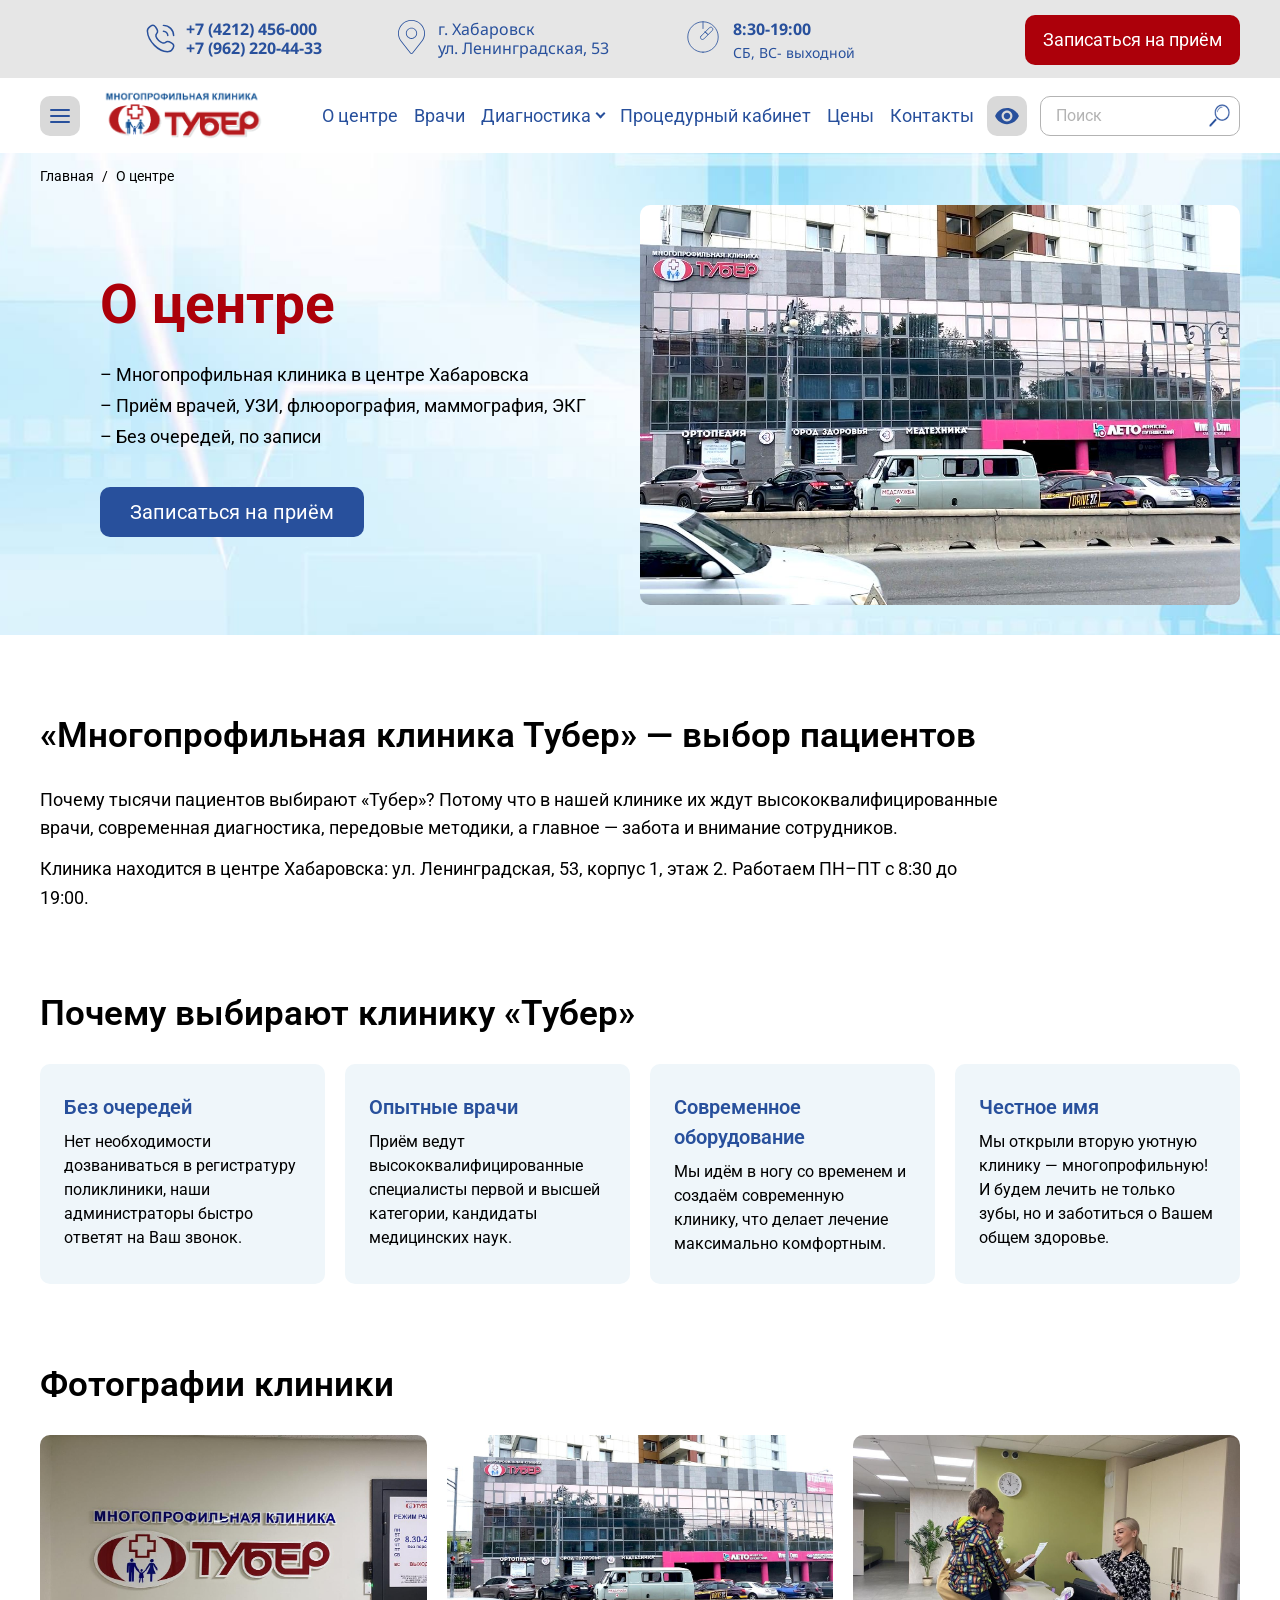
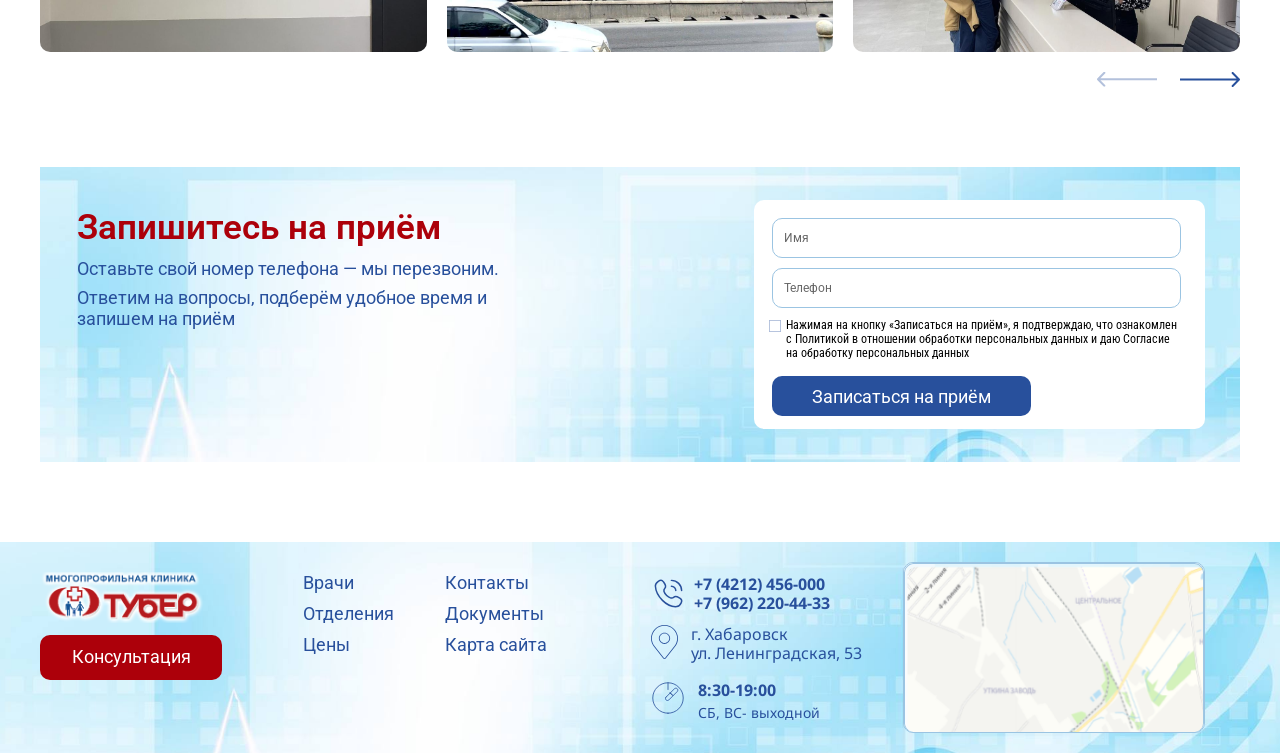
<file: o-tsentre.html>
<!DOCTYPE html>
<html lang="ru">
<head>
  <meta charset="UTF-8">
  <meta name="viewport" content="width=device-width, initial-scale=1">
  <title>О клинике «Тубер» в Хабаровске — многопрофильная клиника на Ленинградской, 53</title>
  <meta name="description" content="Многопрофильная клиника «Тубер» в центре Хабаровска: опытные врачи, современное оборудование, без очередей. Фотографии клиники.">
  <link rel="preconnect" href="https://fonts.googleapis.com">
  <link rel="preconnect" href="https://fonts.gstatic.com" crossorigin>
  <link rel="stylesheet" href="https://fonts.googleapis.com/css2?family=Droid+Sans:wght@400;700&family=Noto+Sans:wght@400;700&family=Roboto+Condensed:wght@400;700&family=Roboto:wght@400;600;700&display=swap">
  <link rel="stylesheet" href="https://cdn.jsdelivr.net/npm/swiper@11.2.10/swiper-bundle.min.css">
  <link rel="stylesheet" href="assets/css/style.css">
</head>
<body>

  <header class="header" data-header>
    <div class="header__top">
      <div class="container header__top-inner">
        <div class="contact contact--phone header__contact">
          <img class="contact__icon" src="assets/icons/phone.svg" width="35" height="35" alt="">
          <div class="contact__text contact__text--bold">
            <a href="tel:+74212456000">+7 (4212) 456-000</a>
            <a href="tel:+79622204433">+7 (962) 220-44-33</a>
          </div>
        </div>

        <div class="contact contact--address header__contact header__contact--desktop">
          <img class="contact__icon" src="assets/icons/location.svg" width="26.7253" height="34" alt="">
          <address class="contact__text">
            <span>г. Хабаровск</span>
            <span>ул. Ленинградская, 53</span>
          </address>
        </div>

        <div class="contact header__contact header__contact--desktop">
          <img class="contact__icon" src="assets/icons/clock.svg" width="34" height="34" alt="">
          <div class="contact__text">
            <span class="contact__hours">8:30-19:00</span>
            <span class="contact__note">СБ, ВС- выходной</span>
          </div>
        </div>

        <a class="btn btn--accent header__cta" href="#appointment">Записаться на приём</a>

        <button class="icon-btn header__a11y header__a11y--mobile" type="button" aria-label="Версия для слабовидящих">
          <img src="assets/icons/eye.svg" width="26" height="26" alt="">
        </button>
        <button class="header__burger" type="button" aria-label="Меню" aria-expanded="false" aria-controls="site-menu" data-menu-toggle>
          <img src="assets/icons/burger.svg" width="50" height="12" alt="">
        </button>
      </div>
    </div>

    <div class="header__main">
      <div class="container header__main-inner">
        <button class="icon-btn menu-btn" type="button" aria-label="Меню" aria-expanded="false" aria-controls="site-menu" data-menu-toggle>
          <span class="menu-btn__lines" aria-hidden="true"></span>
        </button>

        <a class="logo header__logo" href="index.html">
          <img src="assets/img/logo.png" width="195" height="60" alt="Многопрофильная клиника «Тубер»">
        </a>

        <nav class="nav header__nav" aria-label="Основное меню">
          <ul class="nav__list">
            <li><a class="nav__link" href="o-tsentre.html" aria-current="page">О центре</a></li>
            <li><a class="nav__link" href="vrachi.html">Врачи</a></li>
            <li class="nav__item nav__item--dropdown">
              <button class="nav__link nav__toggle" type="button" aria-expanded="false" aria-controls="nav-diagnostics" data-dropdown-toggle>Диагностика</button>
              <div class="nav__dropdown" id="nav-diagnostics">
                <ul class="nav__sub">
                  <li><a class="nav__sub-link" href="uzi.html">УЗИ</a></li>
                  <li><a class="nav__sub-link" href="flyuorografiya.html">Флюорография</a></li>
                  <li><a class="nav__sub-link" href="mammografiya.html">Маммография</a></li>
                </ul>
              </div>
            </li>
            <li><a class="nav__link" href="protsedurnyj-kabinet.html">Процедурный кабинет</a></li>
            <li><a class="nav__link" href="prajs.html">Цены</a></li>
            <li><a class="nav__link" href="kontakty.html">Контакты</a></li>
          </ul>
        </nav>

        <button class="icon-btn header__a11y" type="button" aria-label="Версия для слабовидящих">
          <img src="assets/icons/eye.svg" width="26" height="26" alt="">
        </button>

        <form class="search header__search" action="prajs.html" method="get" role="search">
          <input class="search__input" type="search" name="q" placeholder="Поиск" aria-label="Поиск услуги и цены">
          <button class="search__btn" type="submit" aria-label="Найти">
            <img src="assets/icons/search.svg" width="21.4715" height="22.4491" alt="">
          </button>
        </form>
      </div>
    </div>

    <!-- Dropdown menu over the page: opened by the burger (mobile) and the square menu button (desktop) -->
    <nav class="menu" id="site-menu" aria-label="Меню сайта">
      <ul class="menu__list">
        <li><a class="menu__link" href="o-tsentre.html" aria-current="page">О центре</a></li>
        <li><a class="menu__link" href="index.html#services">Услуги</a></li>
        <li><a class="menu__link" href="vrachi.html">Врачи</a></li>
        <li>
          <span class="menu__heading">Диагностика</span>
          <ul class="menu__sub">
            <li><a class="menu__link menu__link--sub" href="uzi.html">УЗИ</a></li>
            <li><a class="menu__link menu__link--sub" href="flyuorografiya.html">Флюорография</a></li>
            <li><a class="menu__link menu__link--sub" href="mammografiya.html">Маммография</a></li>
          </ul>
        </li>
        <li><a class="menu__link" href="protsedurnyj-kabinet.html">Процедурный кабинет</a></li>
        <li><a class="menu__link" href="prajs.html">Цены</a></li>
        <li><a class="menu__link" href="informatsiya-dlya-patsientov.html">Информация для пациентов</a></li>
        <li><a class="menu__link" href="kontakty.html">Контакты</a></li>
      </ul>
    </nav>
  </header>

  <main>
    <section class="page-hero">
      <div class="container page-hero__inner">
      <nav class="breadcrumbs" aria-label="Навигационная цепочка">
        <ol class="breadcrumbs__list">
          <li class="breadcrumbs__item"><a href="index.html">Главная</a></li>
          <li class="breadcrumbs__item"><span aria-current="page">О центре</span></li>
        </ol>
      </nav>
        <div class="page-hero__content">
          <h1 class="page-hero__title">О центре</h1>
          <ul class="page-hero__list">
          <li>Многопрофильная клиника в центре Хабаровска</li>
          <li>Приём врачей, УЗИ, флюорография, маммография, ЭКГ</li>
          <li>Без очередей, по записи</li>
          </ul>
          <a class="btn btn--primary page-hero__btn" href="#appointment">Записаться на приём</a>
        </div>
        <img class="page-hero__image" src="assets/img/hero-clinic.jpg" width="1200" height="742" alt="Здание клиники «Тубер» на Ленинградской, 53">
      </div>
    </section>

    <section class="section">
      <div class="container">
        <h2 class="section__title">«Многопрофильная клиника Тубер» — выбор пациентов</h2>
        <div class="prose">
          <p>Почему тысячи пациентов выбирают «Тубер»? Потому что в нашей клинике их ждут высококвалифицированные врачи, современная диагностика, передовые методики, а главное — забота и внимание сотрудников.</p>
          <p>Клиника находится в центре Хабаровска: ул. Ленинградская, 53, корпус 1, этаж 2. Работаем ПН–ПТ с 8:30 до 19:00.</p>
        </div>
      </div>
    </section>

    <section class="section">
      <div class="container">
        <h2 class="section__title">Почему выбирают клинику «Тубер»</h2>
        <ul class="features">
          <li class="features__item"><h3 class="features__title">Без очередей</h3><p>Нет необходимости дозваниваться в регистратуру поликлиники, наши администраторы быстро ответят на Ваш звонок.</p></li>
          <li class="features__item"><h3 class="features__title">Опытные врачи</h3><p>Приём ведут высококвалифицированные специалисты первой и высшей категории, кандидаты медицинских наук.</p></li>
          <li class="features__item"><h3 class="features__title">Современное оборудование</h3><p>Мы идём в ногу со временем и создаём современную клинику, что делает лечение максимально комфортным.</p></li>
          <li class="features__item"><h3 class="features__title">Честное имя</h3><p>Мы открыли вторую уютную клинику — многопрофильную! И будем лечить не только зубы, но и заботиться о Вашем общем здоровье.</p></li>
        </ul>
      </div>
    </section>

    <section class="section gallery">
      <div class="container">
        <h2 class="section__title">Фотографии клиники</h2>
        <div class="swiper gallery__slider" data-gallery-slider>
          <ul class="swiper-wrapper gallery__list">
            <li class="swiper-slide gallery__item"><img src="assets/img/gallery/clinic-01.jpg" width="1200" height="675" alt="Вывеска клиники «Тубер»" loading="lazy"></li>
            <li class="swiper-slide gallery__item"><img src="assets/img/gallery/clinic-02.jpg" width="1200" height="675" alt="Здание клиники на Ленинградской, 53" loading="lazy"></li>
            <li class="swiper-slide gallery__item"><img src="assets/img/gallery/clinic-03.jpg" width="1200" height="675" alt="Регистратура" loading="lazy"></li>
            <li class="swiper-slide gallery__item"><img src="assets/img/gallery/clinic-04.jpg" width="1200" height="675" alt="Регистратура" loading="lazy"></li>
            <li class="swiper-slide gallery__item"><img src="assets/img/gallery/clinic-05.jpg" width="1200" height="675" alt="Холл клиники" loading="lazy"></li>
            <li class="swiper-slide gallery__item"><img src="assets/img/gallery/clinic-06.jpg" width="1200" height="675" alt="Администратор клиники" loading="lazy"></li>
            <li class="swiper-slide gallery__item"><img src="assets/img/gallery/clinic-07.jpg" width="1200" height="675" alt="Кабинет приёма" loading="lazy"></li>
            <li class="swiper-slide gallery__item"><img src="assets/img/gallery/clinic-08.jpg" width="1200" height="675" alt="Приём врача" loading="lazy"></li>
            <li class="swiper-slide gallery__item"><img src="assets/img/gallery/clinic-09.jpg" width="1200" height="675" alt="Кабинет" loading="lazy"></li>
            <li class="swiper-slide gallery__item"><img src="assets/img/gallery/clinic-10.jpg" width="1200" height="675" alt="Процедурный кабинет" loading="lazy"></li>
            <li class="swiper-slide gallery__item"><img src="assets/img/gallery/clinic-11.jpg" width="1200" height="675" alt="Кабинет УЗИ" loading="lazy"></li>
            <li class="swiper-slide gallery__item"><img src="assets/img/gallery/clinic-12.jpg" width="1200" height="675" alt="Кабинет" loading="lazy"></li>
            <li class="swiper-slide gallery__item"><img src="assets/img/gallery/clinic-13.jpg" width="1200" height="675" alt="Кабинет" loading="lazy"></li>
            <li class="swiper-slide gallery__item"><img src="assets/img/gallery/clinic-14.jpg" width="1200" height="675" alt="Процедурный кабинет" loading="lazy"></li>
          </ul>
        </div>
        <div class="gallery__nav">
          <button class="slider-arrow slider-arrow--prev" type="button" aria-label="Предыдущее фото" data-gallery-prev>
            <img src="assets/icons/arrow.svg" width="60" height="14.7279" alt="">
          </button>
          <button class="slider-arrow" type="button" aria-label="Следующее фото" data-gallery-next>
            <img src="assets/icons/arrow.svg" width="60" height="14.7279" alt="">
          </button>
        </div>
      </div>
    </section>

    <section class="section appointment" id="appointment">
      <div class="container">
        <div class="appointment__box">
          <div class="appointment__intro">
            <h2 class="appointment__title">Запишитесь на приём</h2>
            <p class="appointment__text">Оставьте свой номер телефона — мы перезвоним.</p>
            <p class="appointment__text appointment__text--wide">Ответим на вопросы, подберём удобное время и запишем на приём</p>
          </div>

          <form class="form appointment__form" action="send.php" method="post" data-booking-form>
            <input class="form__trap" type="text" name="website" tabindex="-1" autocomplete="off" aria-hidden="true">
            <input class="form__input" type="text" name="name" placeholder="Имя" autocomplete="name" aria-label="Имя" required>
            <input class="form__input" type="tel" name="phone" placeholder="Телефон" autocomplete="tel" inputmode="tel" aria-label="Телефон" required>
            <label class="form__consent">
              <input class="form__checkbox" type="checkbox" name="consent" required>
              <span>Нажимая на кнопку «Записаться на приём», я подтверждаю, что ознакомлен с <a href="reglament-o-zashchite-dannykh.html">Политикой в отношении обработки персональных данных</a> и даю <a href="soglasie-na-obrabotku-dannykh.html">Согласие на обработку персональных данных</a></span>
            </label>
            <button class="btn btn--primary form__submit" type="submit">Записаться на приём</button>
            <p class="form__status" role="status" data-form-status hidden></p>
          </form>
        </div>
      </div>
    </section>
  </main>

  <footer class="footer">
    <div class="container footer__inner">
      <div class="footer__brand">
        <a class="logo" href="index.html">
          <img src="assets/img/logo.png" width="164" height="50" alt="Многопрофильная клиника «Тубер»">
        </a>
        <a class="btn btn--accent footer__btn" href="#appointment">Консультация</a>
      </div>

      <nav class="footer__nav" aria-label="Меню в подвале">
        <ul class="footer__menu">
          <li><a href="vrachi.html">Врачи</a></li>
          <li><a href="index.html#services">Отделения</a></li>
          <li><a href="prajs.html">Цены</a></li>
        </ul>
        <ul class="footer__menu">
          <li><a href="kontakty.html">Контакты</a></li>
          <li><a href="informatsiya-dlya-patsientov.html">Документы</a></li>
          <li><a href="karta-sajta.html">Карта сайта</a></li>
        </ul>
      </nav>

      <div class="footer__contacts">
        <div class="contact contact--phone">
          <img class="contact__icon" src="assets/icons/phone.svg" width="35" height="35" alt="">
          <div class="contact__text contact__text--bold">
            <a href="tel:+74212456000">+7 (4212) 456-000</a>
            <a href="tel:+79622204433">+7 (962) 220-44-33</a>
          </div>
        </div>
        <div class="contact contact--address">
          <img class="contact__icon" src="assets/icons/location.svg" width="26.7253" height="34" alt="">
          <address class="contact__text">
            <span>г. Хабаровск</span>
            <span>ул. Ленинградская, 53</span>
          </address>
        </div>
        <div class="contact contact--hours">
          <img class="contact__icon" src="assets/icons/clock.svg" width="34" height="34" alt="">
          <div class="contact__text">
            <span class="contact__hours">8:30-19:00</span>
            <span class="contact__note">СБ, ВС- выходной</span>
          </div>
        </div>
      </div>

      <a class="footer__map" href="https://yandex.ru/maps/org/100031773431/" target="_blank" rel="noopener">
        <img src="assets/img/footer-map.png" width="302" height="171" alt="Клиника на карте: г. Хабаровск, ул. Ленинградская, 53">
      </a>
    </div>
  </footer>

  <script src="https://cdn.jsdelivr.net/npm/swiper@11.2.10/swiper-bundle.min.js"></script>
  <script src="assets/js/main.js"></script>
</body>
</html>
</file>
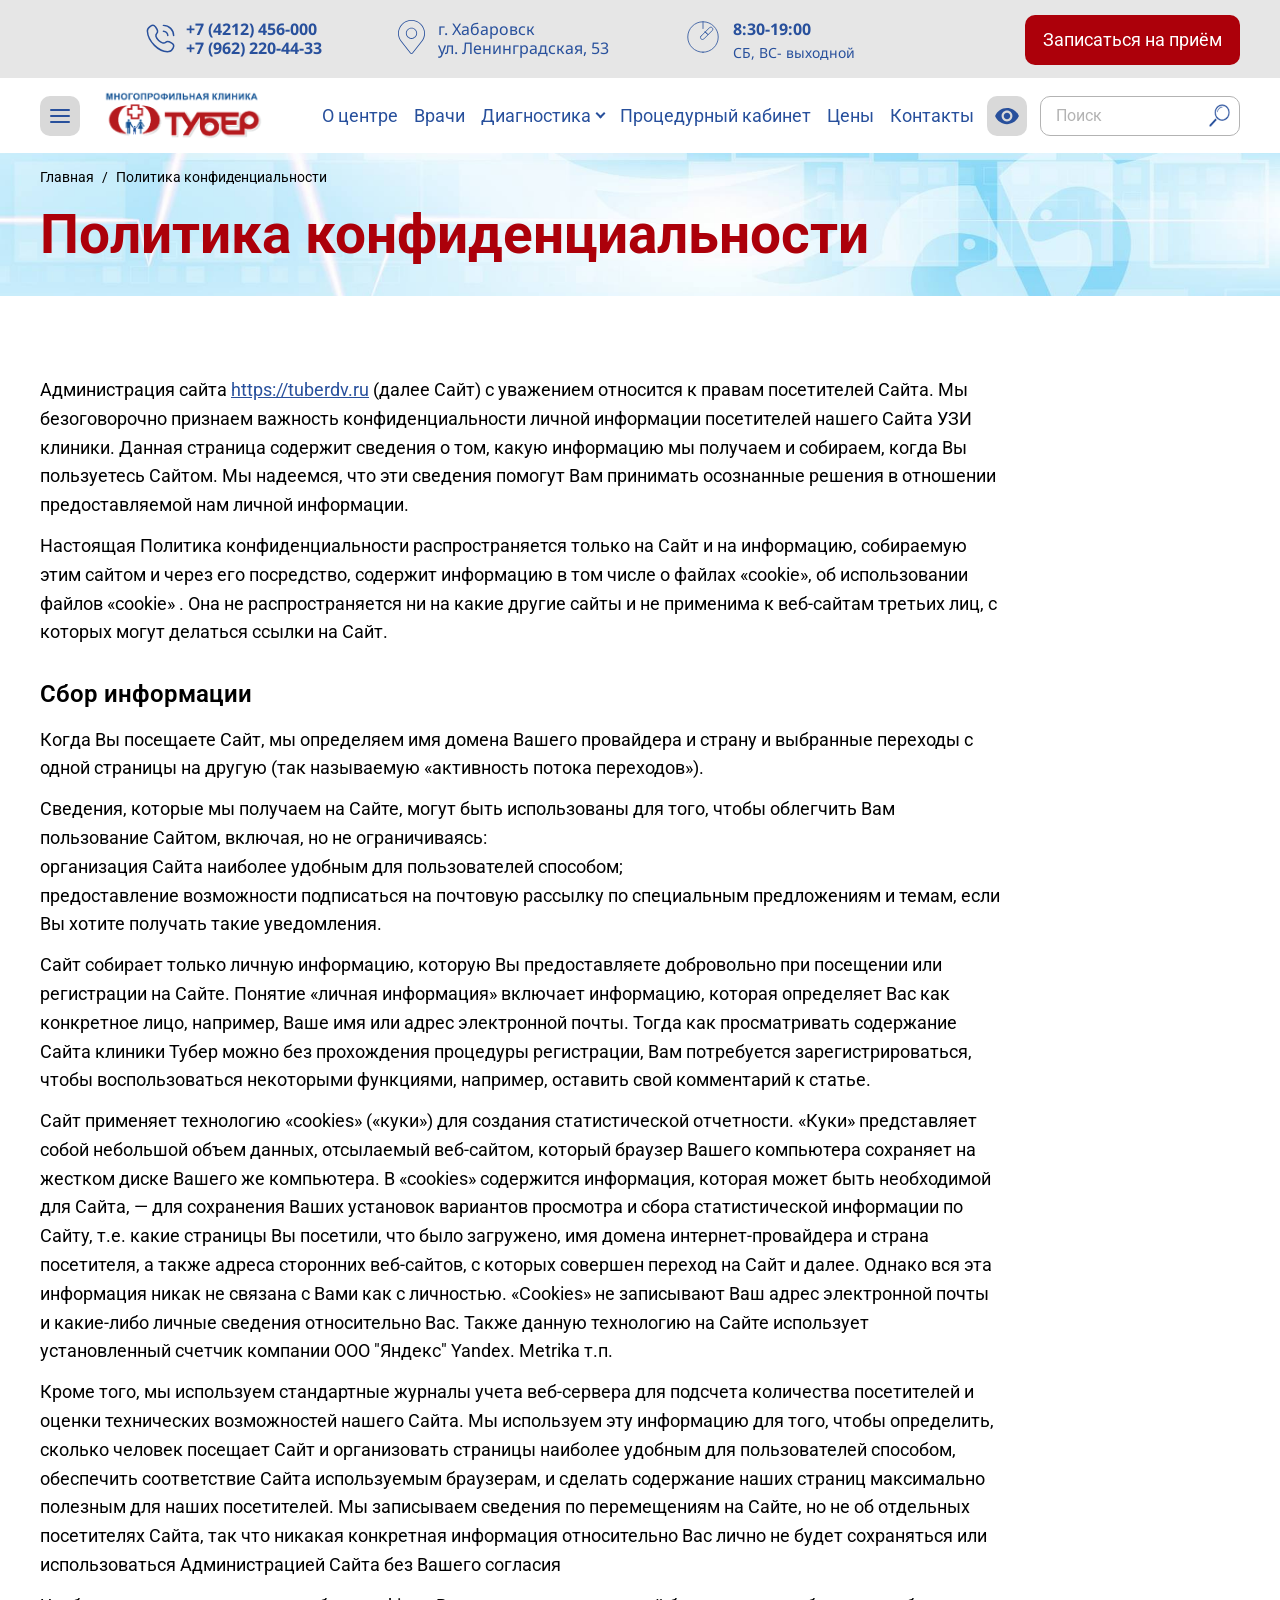
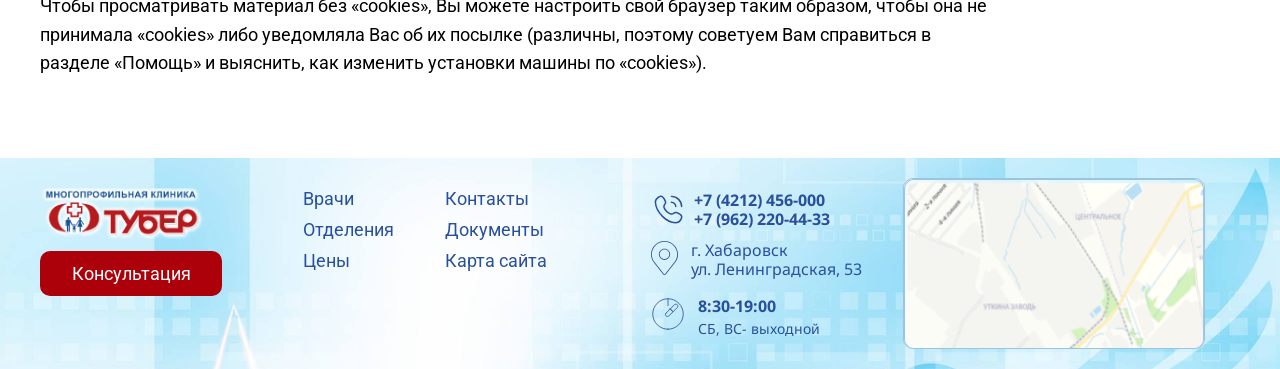
<file: politika-konfidentsialnosti.html>
<!DOCTYPE html>
<html lang="ru">
<head>
  <meta charset="UTF-8">
  <meta name="viewport" content="width=device-width, initial-scale=1">
  <title>Политика конфиденциальности — клиника «Тубер»</title>
  <meta name="description" content="Политика конфиденциальности сайта клиники «Тубер».">
  <link rel="preconnect" href="https://fonts.googleapis.com">
  <link rel="preconnect" href="https://fonts.gstatic.com" crossorigin>
  <link rel="stylesheet" href="https://fonts.googleapis.com/css2?family=Droid+Sans:wght@400;700&family=Noto+Sans:wght@400;700&family=Roboto+Condensed:wght@400;700&family=Roboto:wght@400;600;700&display=swap">
  <link rel="stylesheet" href="https://cdn.jsdelivr.net/npm/swiper@11.2.10/swiper-bundle.min.css">
  <link rel="stylesheet" href="assets/css/style.css">
</head>
<body>

  <header class="header" data-header>
    <div class="header__top">
      <div class="container header__top-inner">
        <div class="contact contact--phone header__contact">
          <img class="contact__icon" src="assets/icons/phone.svg" width="35" height="35" alt="">
          <div class="contact__text contact__text--bold">
            <a href="tel:+74212456000">+7 (4212) 456-000</a>
            <a href="tel:+79622204433">+7 (962) 220-44-33</a>
          </div>
        </div>

        <div class="contact contact--address header__contact header__contact--desktop">
          <img class="contact__icon" src="assets/icons/location.svg" width="26.7253" height="34" alt="">
          <address class="contact__text">
            <span>г. Хабаровск</span>
            <span>ул. Ленинградская, 53</span>
          </address>
        </div>

        <div class="contact header__contact header__contact--desktop">
          <img class="contact__icon" src="assets/icons/clock.svg" width="34" height="34" alt="">
          <div class="contact__text">
            <span class="contact__hours">8:30-19:00</span>
            <span class="contact__note">СБ, ВС- выходной</span>
          </div>
        </div>

        <a class="btn btn--accent header__cta" href="index.html#appointment">Записаться на приём</a>

        <button class="icon-btn header__a11y header__a11y--mobile" type="button" aria-label="Версия для слабовидящих">
          <img src="assets/icons/eye.svg" width="26" height="26" alt="">
        </button>
        <button class="header__burger" type="button" aria-label="Меню" aria-expanded="false" aria-controls="site-menu" data-menu-toggle>
          <img src="assets/icons/burger.svg" width="50" height="12" alt="">
        </button>
      </div>
    </div>

    <div class="header__main">
      <div class="container header__main-inner">
        <button class="icon-btn menu-btn" type="button" aria-label="Меню" aria-expanded="false" aria-controls="site-menu" data-menu-toggle>
          <span class="menu-btn__lines" aria-hidden="true"></span>
        </button>

        <a class="logo header__logo" href="index.html">
          <img src="assets/img/logo.png" width="195" height="60" alt="Многопрофильная клиника «Тубер»">
        </a>

        <nav class="nav header__nav" aria-label="Основное меню">
          <ul class="nav__list">
            <li><a class="nav__link" href="o-tsentre.html">О центре</a></li>
            <li><a class="nav__link" href="vrachi.html">Врачи</a></li>
            <li class="nav__item nav__item--dropdown">
              <button class="nav__link nav__toggle" type="button" aria-expanded="false" aria-controls="nav-diagnostics" data-dropdown-toggle>Диагностика</button>
              <div class="nav__dropdown" id="nav-diagnostics">
                <ul class="nav__sub">
                  <li><a class="nav__sub-link" href="uzi.html">УЗИ</a></li>
                  <li><a class="nav__sub-link" href="flyuorografiya.html">Флюорография</a></li>
                  <li><a class="nav__sub-link" href="mammografiya.html">Маммография</a></li>
                </ul>
              </div>
            </li>
            <li><a class="nav__link" href="protsedurnyj-kabinet.html">Процедурный кабинет</a></li>
            <li><a class="nav__link" href="prajs.html">Цены</a></li>
            <li><a class="nav__link" href="kontakty.html">Контакты</a></li>
          </ul>
        </nav>

        <button class="icon-btn header__a11y" type="button" aria-label="Версия для слабовидящих">
          <img src="assets/icons/eye.svg" width="26" height="26" alt="">
        </button>

        <form class="search header__search" action="prajs.html" method="get" role="search">
          <input class="search__input" type="search" name="q" placeholder="Поиск" aria-label="Поиск услуги и цены">
          <button class="search__btn" type="submit" aria-label="Найти">
            <img src="assets/icons/search.svg" width="21.4715" height="22.4491" alt="">
          </button>
        </form>
      </div>
    </div>

    <!-- Dropdown menu over the page: opened by the burger (mobile) and the square menu button (desktop) -->
    <nav class="menu" id="site-menu" aria-label="Меню сайта">
      <ul class="menu__list">
        <li><a class="menu__link" href="o-tsentre.html">О центре</a></li>
        <li><a class="menu__link" href="index.html#services">Услуги</a></li>
        <li><a class="menu__link" href="vrachi.html">Врачи</a></li>
        <li>
          <span class="menu__heading">Диагностика</span>
          <ul class="menu__sub">
            <li><a class="menu__link menu__link--sub" href="uzi.html">УЗИ</a></li>
            <li><a class="menu__link menu__link--sub" href="flyuorografiya.html">Флюорография</a></li>
            <li><a class="menu__link menu__link--sub" href="mammografiya.html">Маммография</a></li>
          </ul>
        </li>
        <li><a class="menu__link" href="protsedurnyj-kabinet.html">Процедурный кабинет</a></li>
        <li><a class="menu__link" href="prajs.html">Цены</a></li>
        <li><a class="menu__link" href="informatsiya-dlya-patsientov.html">Информация для пациентов</a></li>
        <li><a class="menu__link" href="kontakty.html">Контакты</a></li>
      </ul>
    </nav>
  </header>

  <main>
    <section class="page-hero page-hero--simple">
      <div class="container page-hero__inner">
      <nav class="breadcrumbs" aria-label="Навигационная цепочка">
        <ol class="breadcrumbs__list">
          <li class="breadcrumbs__item"><a href="index.html">Главная</a></li>
          <li class="breadcrumbs__item"><span aria-current="page">Политика конфиденциальности</span></li>
        </ol>
      </nav>
        <div class="page-hero__content">
          <h1 class="page-hero__title">Политика конфиденциальности</h1>
        </div>
      </div>
    </section>

    <section class="section">
      <div class="container">
        <div class="prose">
<p>Администрация сайта <a href="https://tuberdv.ru/">https://tuberdv.ru</a> (далее Сайт) с уважением относится к правам посетителей Сайта. Мы безоговорочно признаем важность конфиденциальности личной информации посетителей нашего Сайта УЗИ клиники. Данная страница содержит сведения о том, какую информацию мы получаем и собираем, когда Вы пользуетесь Сайтом. Мы надеемся, что эти сведения помогут Вам принимать осознанные решения в отношении предоставляемой нам личной информации.</p>
<p>Настоящая Политика конфиденциальности распространяется только на Сайт и на информацию, собираемую этим сайтом и через его посредство, содержит информацию в том числе о файлах «cookie», об использовании файлов «cookie» . Она не распространяется ни на какие другие сайты и не применима к веб-сайтам третьих лиц, с которых могут делаться ссылки на Сайт.</p>
<h2>Сбор информации</h2>
<p>Когда Вы посещаете Сайт, мы определяем имя домена Вашего провайдера и страну и выбранные переходы с одной страницы на другую (так называемую «активность потока переходов»).</p>
<p>Сведения, которые мы получаем на Сайте, могут быть использованы для того, чтобы облегчить Вам пользование Сайтом, включая, но не ограничиваясь:<br> организация Сайта наиболее удобным для пользователей способом;<br> предоставление возможности подписаться на почтовую рассылку по специальным предложениям и темам, если Вы хотите получать такие уведомления.</p>
<p>Сайт собирает только личную информацию, которую Вы предоставляете добровольно при посещении или регистрации на Сайте. Понятие «личная информация» включает информацию, которая определяет Вас как конкретное лицо, например, Ваше имя или адрес электронной почты. Тогда как просматривать содержание Сайта клиники Тубер можно без прохождения процедуры регистрации, Вам потребуется зарегистрироваться, чтобы воспользоваться некоторыми функциями, например, оставить свой комментарий к статье.</p>
<p>Сайт применяет технологию «cookies» («куки») для создания статистической отчетности. «Куки» представляет собой небольшой объем данных, отсылаемый веб-сайтом, который браузер Вашего компьютера сохраняет на жестком диске Вашего же компьютера. В «cookies» содержится информация, которая может быть необходимой для Сайта, — для сохранения Ваших установок вариантов просмотра и сбора статистической информации по Сайту, т.е. какие страницы Вы посетили, что было загружено, имя домена интернет-провайдера и страна посетителя, а также адреса сторонних веб-сайтов, с которых совершен переход на Сайт и далее. Однако вся эта информация никак не связана с Вами как с личностью. «Cookies» не записывают Ваш адрес электронной почты и какие-либо личные сведения относительно Вас. Также данную технологию на Сайте использует установленный счетчик компании ООО "Яндекс" Yandex. Metrika т.п.</p>
<p>Кроме того, мы используем стандартные журналы учета веб-сервера для подсчета количества посетителей и оценки технических возможностей нашего Сайта. Мы используем эту информацию для того, чтобы определить, сколько человек посещает Сайт и организовать страницы наиболее удобным для пользователей способом, обеспечить соответствие Сайта используемым браузерам, и сделать содержание наших страниц максимально полезным для наших посетителей. Мы записываем сведения по перемещениям на Сайте, но не об отдельных посетителях Сайта, так что никакая конкретная информация относительно Вас лично не будет сохраняться или использоваться Администрацией Сайта без Вашего согласия</p>
<p>Чтобы просматривать материал без «cookies», Вы можете настроить свой браузер таким образом, чтобы она не принимала «cookies» либо уведомляла Вас об их посылке (различны, поэтому советуем Вам справиться в разделе «Помощь» и выяснить, как изменить установки машины по «cookies»).</p>
        </div>
      </div>
    </section>

  </main>

  <footer class="footer">
    <div class="container footer__inner">
      <div class="footer__brand">
        <a class="logo" href="index.html">
          <img src="assets/img/logo.png" width="164" height="50" alt="Многопрофильная клиника «Тубер»">
        </a>
        <a class="btn btn--accent footer__btn" href="index.html#appointment">Консультация</a>
      </div>

      <nav class="footer__nav" aria-label="Меню в подвале">
        <ul class="footer__menu">
          <li><a href="vrachi.html">Врачи</a></li>
          <li><a href="index.html#services">Отделения</a></li>
          <li><a href="prajs.html">Цены</a></li>
        </ul>
        <ul class="footer__menu">
          <li><a href="kontakty.html">Контакты</a></li>
          <li><a href="informatsiya-dlya-patsientov.html">Документы</a></li>
          <li><a href="karta-sajta.html">Карта сайта</a></li>
        </ul>
      </nav>

      <div class="footer__contacts">
        <div class="contact contact--phone">
          <img class="contact__icon" src="assets/icons/phone.svg" width="35" height="35" alt="">
          <div class="contact__text contact__text--bold">
            <a href="tel:+74212456000">+7 (4212) 456-000</a>
            <a href="tel:+79622204433">+7 (962) 220-44-33</a>
          </div>
        </div>
        <div class="contact contact--address">
          <img class="contact__icon" src="assets/icons/location.svg" width="26.7253" height="34" alt="">
          <address class="contact__text">
            <span>г. Хабаровск</span>
            <span>ул. Ленинградская, 53</span>
          </address>
        </div>
        <div class="contact contact--hours">
          <img class="contact__icon" src="assets/icons/clock.svg" width="34" height="34" alt="">
          <div class="contact__text">
            <span class="contact__hours">8:30-19:00</span>
            <span class="contact__note">СБ, ВС- выходной</span>
          </div>
        </div>
      </div>

      <a class="footer__map" href="https://yandex.ru/maps/org/100031773431/" target="_blank" rel="noopener">
        <img src="assets/img/footer-map.png" width="302" height="171" alt="Клиника на карте: г. Хабаровск, ул. Ленинградская, 53">
      </a>
    </div>
  </footer>

  <script src="https://cdn.jsdelivr.net/npm/swiper@11.2.10/swiper-bundle.min.js"></script>
  <script src="assets/js/main.js"></script>
</body>
</html>
</file>
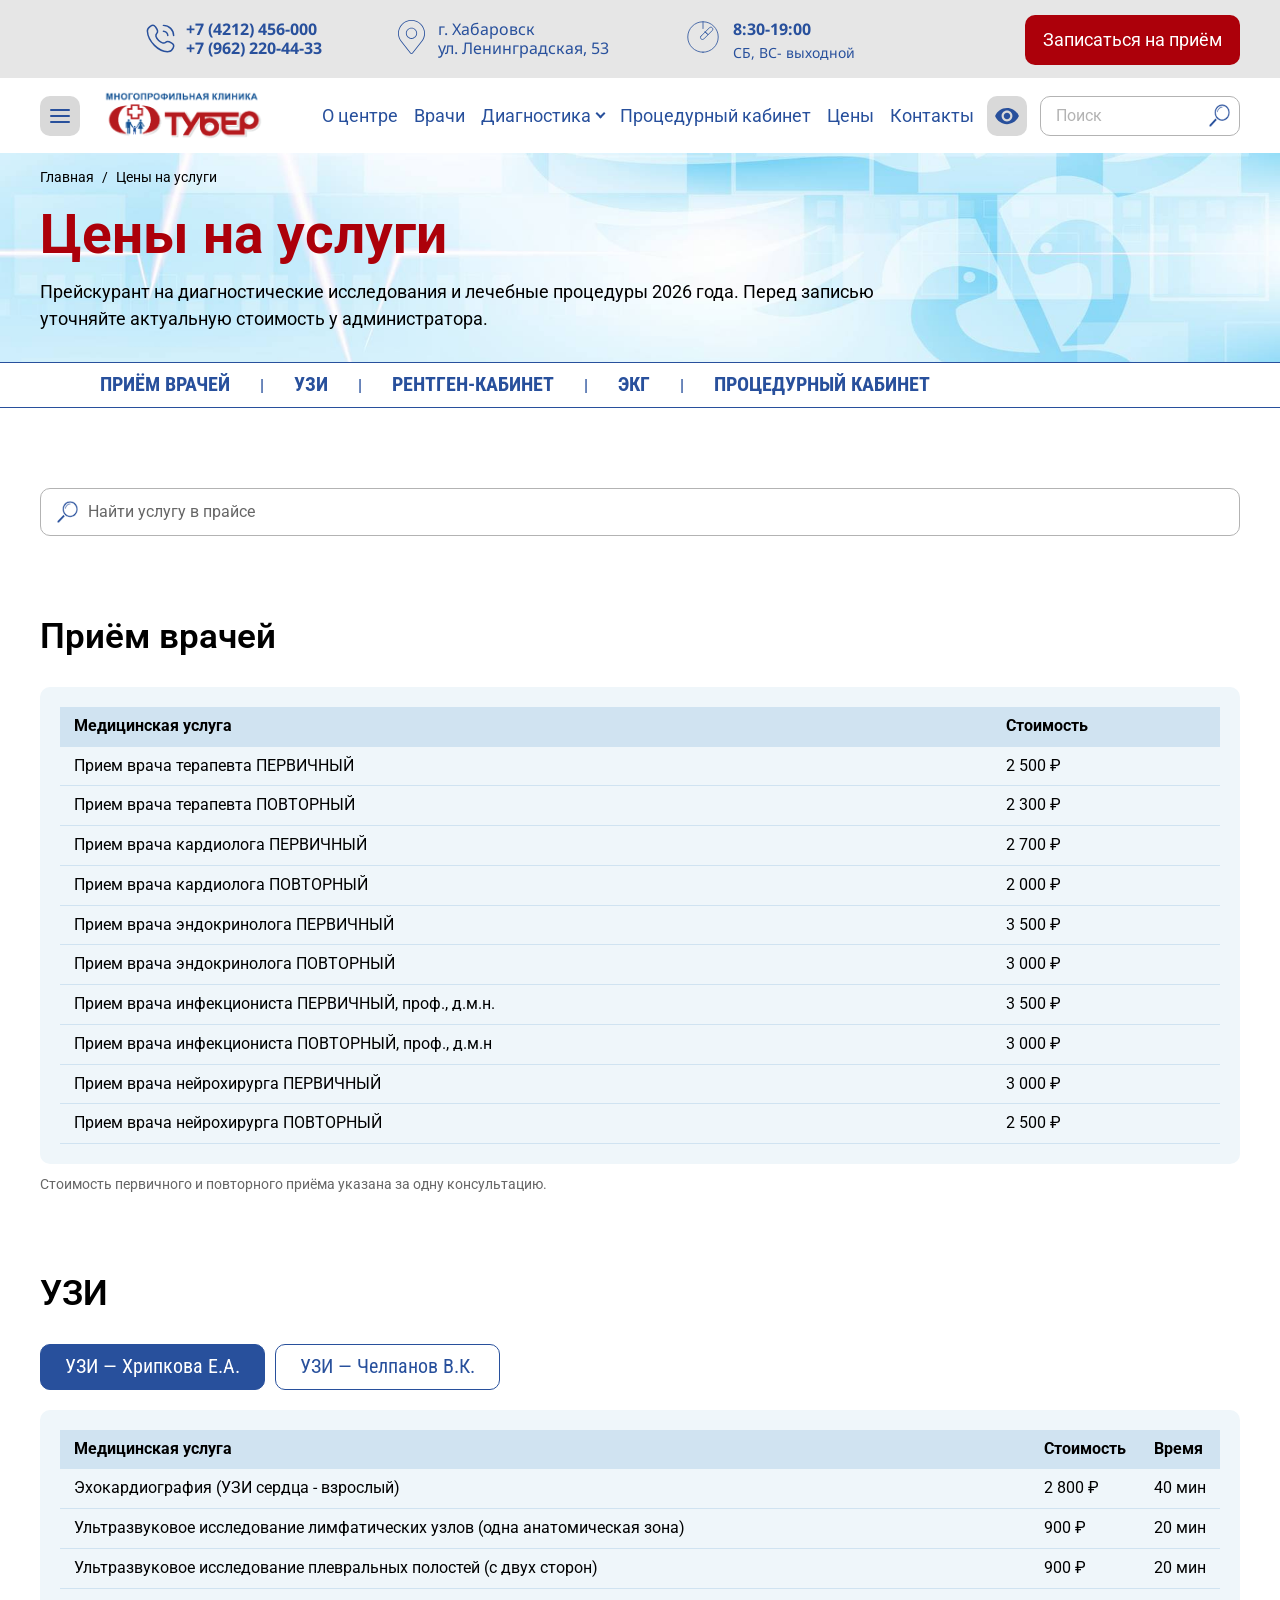
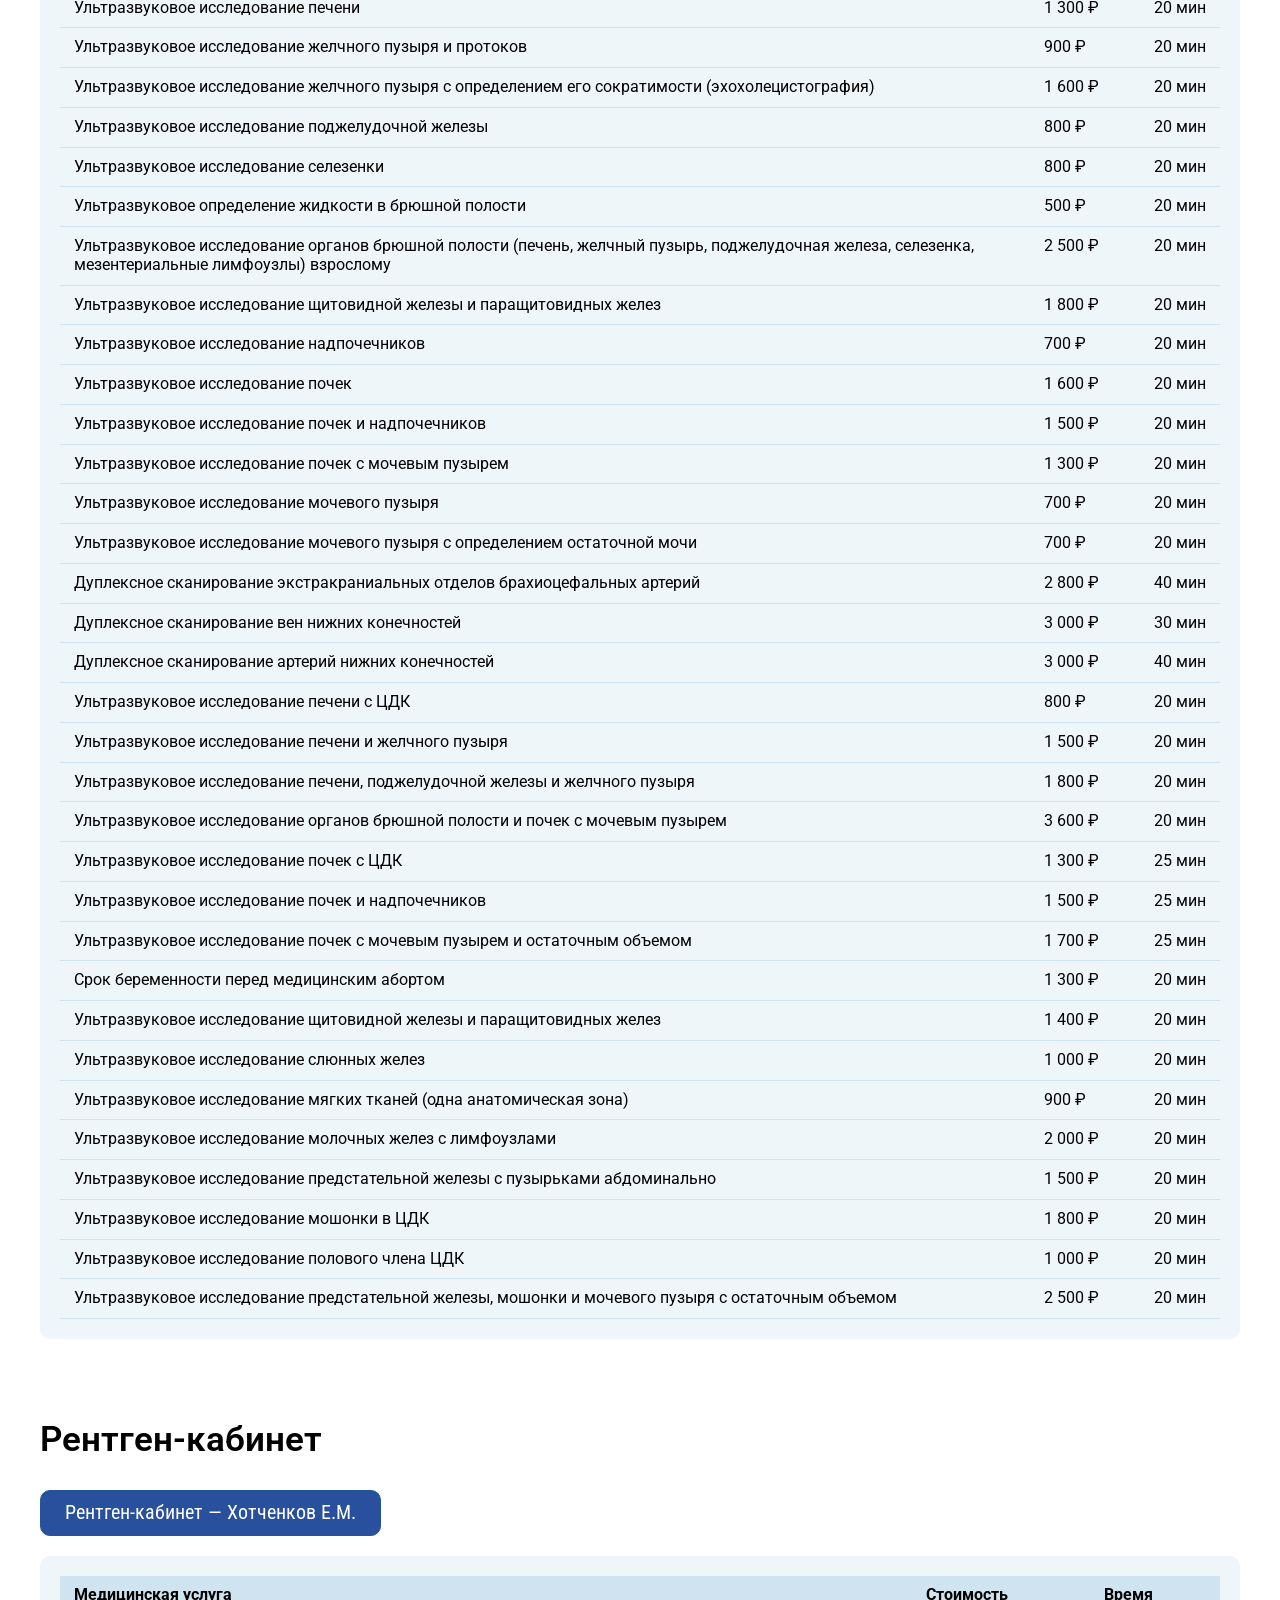
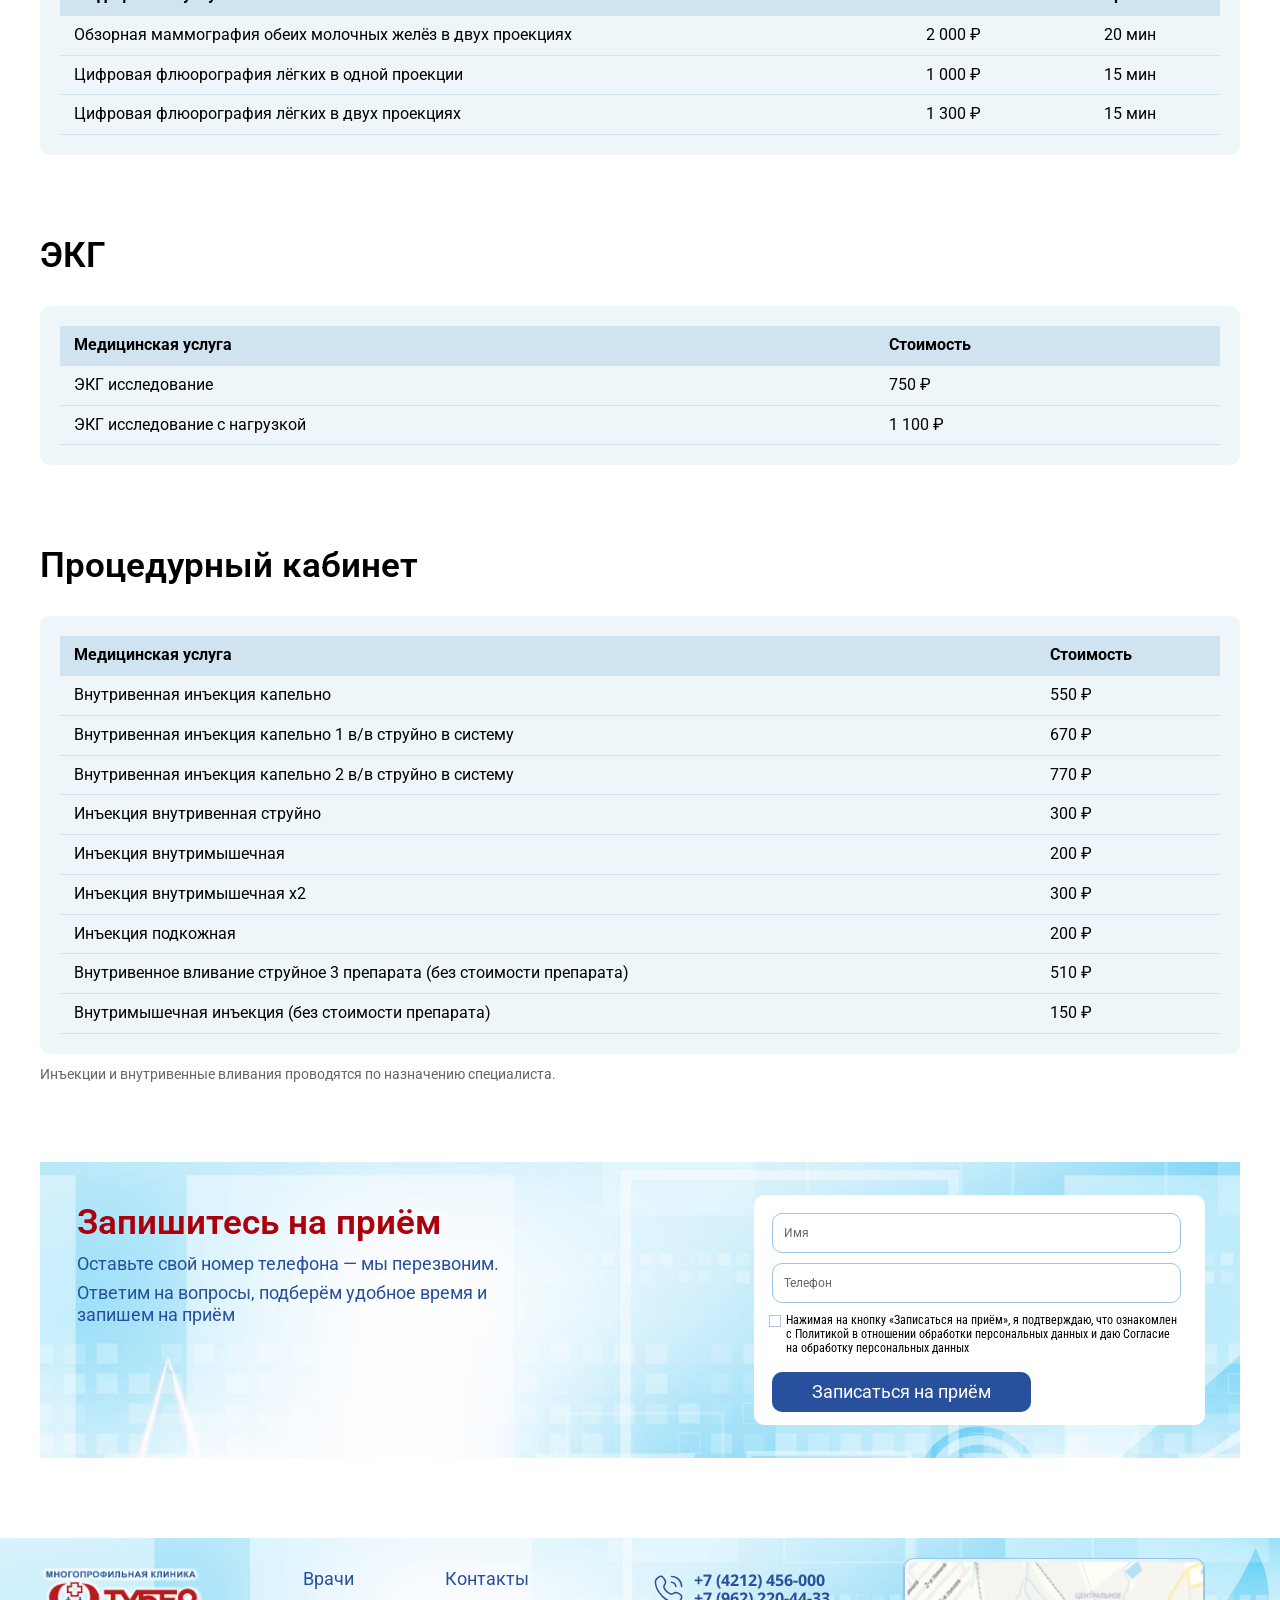
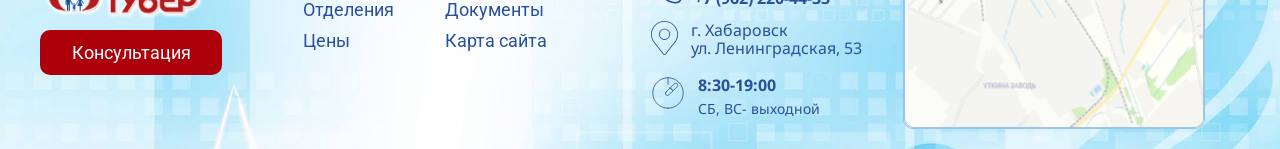
<file: prajs.html>
<!DOCTYPE html>
<html lang="ru">
<head>
  <meta charset="UTF-8">
  <meta name="viewport" content="width=device-width, initial-scale=1">
  <title>Цены на услуги клиники «Тубер» в Хабаровске — прайс 2026</title>
  <meta name="description" content="Прайс многопрофильной клиники «Тубер»: приём врачей, УЗИ, флюорография, маммография, ЭКГ, процедурный кабинет. Цены 2026 года.">
  <link rel="preconnect" href="https://fonts.googleapis.com">
  <link rel="preconnect" href="https://fonts.gstatic.com" crossorigin>
  <link rel="stylesheet" href="https://fonts.googleapis.com/css2?family=Droid+Sans:wght@400;700&family=Noto+Sans:wght@400;700&family=Roboto+Condensed:wght@400;700&family=Roboto:wght@400;600;700&display=swap">
  <link rel="stylesheet" href="https://cdn.jsdelivr.net/npm/swiper@11.2.10/swiper-bundle.min.css">
  <link rel="stylesheet" href="assets/css/style.css">
</head>
<body>

  <header class="header" data-header>
    <div class="header__top">
      <div class="container header__top-inner">
        <div class="contact contact--phone header__contact">
          <img class="contact__icon" src="assets/icons/phone.svg" width="35" height="35" alt="">
          <div class="contact__text contact__text--bold">
            <a href="tel:+74212456000">+7 (4212) 456-000</a>
            <a href="tel:+79622204433">+7 (962) 220-44-33</a>
          </div>
        </div>

        <div class="contact contact--address header__contact header__contact--desktop">
          <img class="contact__icon" src="assets/icons/location.svg" width="26.7253" height="34" alt="">
          <address class="contact__text">
            <span>г. Хабаровск</span>
            <span>ул. Ленинградская, 53</span>
          </address>
        </div>

        <div class="contact header__contact header__contact--desktop">
          <img class="contact__icon" src="assets/icons/clock.svg" width="34" height="34" alt="">
          <div class="contact__text">
            <span class="contact__hours">8:30-19:00</span>
            <span class="contact__note">СБ, ВС- выходной</span>
          </div>
        </div>

        <a class="btn btn--accent header__cta" href="#appointment">Записаться на приём</a>

        <button class="icon-btn header__a11y header__a11y--mobile" type="button" aria-label="Версия для слабовидящих">
          <img src="assets/icons/eye.svg" width="26" height="26" alt="">
        </button>
        <button class="header__burger" type="button" aria-label="Меню" aria-expanded="false" aria-controls="site-menu" data-menu-toggle>
          <img src="assets/icons/burger.svg" width="50" height="12" alt="">
        </button>
      </div>
    </div>

    <div class="header__main">
      <div class="container header__main-inner">
        <button class="icon-btn menu-btn" type="button" aria-label="Меню" aria-expanded="false" aria-controls="site-menu" data-menu-toggle>
          <span class="menu-btn__lines" aria-hidden="true"></span>
        </button>

        <a class="logo header__logo" href="index.html">
          <img src="assets/img/logo.png" width="195" height="60" alt="Многопрофильная клиника «Тубер»">
        </a>

        <nav class="nav header__nav" aria-label="Основное меню">
          <ul class="nav__list">
            <li><a class="nav__link" href="o-tsentre.html">О центре</a></li>
            <li><a class="nav__link" href="vrachi.html">Врачи</a></li>
            <li class="nav__item nav__item--dropdown">
              <button class="nav__link nav__toggle" type="button" aria-expanded="false" aria-controls="nav-diagnostics" data-dropdown-toggle>Диагностика</button>
              <div class="nav__dropdown" id="nav-diagnostics">
                <ul class="nav__sub">
                  <li><a class="nav__sub-link" href="uzi.html">УЗИ</a></li>
                  <li><a class="nav__sub-link" href="flyuorografiya.html">Флюорография</a></li>
                  <li><a class="nav__sub-link" href="mammografiya.html">Маммография</a></li>
                </ul>
              </div>
            </li>
            <li><a class="nav__link" href="protsedurnyj-kabinet.html">Процедурный кабинет</a></li>
            <li><a class="nav__link" href="prajs.html" aria-current="page">Цены</a></li>
            <li><a class="nav__link" href="kontakty.html">Контакты</a></li>
          </ul>
        </nav>

        <button class="icon-btn header__a11y" type="button" aria-label="Версия для слабовидящих">
          <img src="assets/icons/eye.svg" width="26" height="26" alt="">
        </button>

        <form class="search header__search" action="prajs.html" method="get" role="search">
          <input class="search__input" type="search" name="q" placeholder="Поиск" aria-label="Поиск услуги и цены">
          <button class="search__btn" type="submit" aria-label="Найти">
            <img src="assets/icons/search.svg" width="21.4715" height="22.4491" alt="">
          </button>
        </form>
      </div>
    </div>

    <!-- Dropdown menu over the page: opened by the burger (mobile) and the square menu button (desktop) -->
    <nav class="menu" id="site-menu" aria-label="Меню сайта">
      <ul class="menu__list">
        <li><a class="menu__link" href="o-tsentre.html">О центре</a></li>
        <li><a class="menu__link" href="index.html#services">Услуги</a></li>
        <li><a class="menu__link" href="vrachi.html">Врачи</a></li>
        <li>
          <span class="menu__heading">Диагностика</span>
          <ul class="menu__sub">
            <li><a class="menu__link menu__link--sub" href="uzi.html">УЗИ</a></li>
            <li><a class="menu__link menu__link--sub" href="flyuorografiya.html">Флюорография</a></li>
            <li><a class="menu__link menu__link--sub" href="mammografiya.html">Маммография</a></li>
          </ul>
        </li>
        <li><a class="menu__link" href="protsedurnyj-kabinet.html">Процедурный кабинет</a></li>
        <li><a class="menu__link" href="prajs.html" aria-current="page">Цены</a></li>
        <li><a class="menu__link" href="informatsiya-dlya-patsientov.html">Информация для пациентов</a></li>
        <li><a class="menu__link" href="kontakty.html">Контакты</a></li>
      </ul>
    </nav>
  </header>

  <main>
    <section class="page-hero page-hero--simple">
      <div class="container page-hero__inner">
      <nav class="breadcrumbs" aria-label="Навигационная цепочка">
        <ol class="breadcrumbs__list">
          <li class="breadcrumbs__item"><a href="index.html">Главная</a></li>
          <li class="breadcrumbs__item"><span aria-current="page">Цены на услуги</span></li>
        </ol>
      </nav>
        <div class="page-hero__content">
          <h1 class="page-hero__title">Цены на услуги</h1>
          <p class="page-hero__lead">Прейскурант на диагностические исследования и лечебные процедуры 2026 года. Перед записью уточняйте актуальную стоимость у администратора.</p>
        </div>
      </div>
    </section>

    <nav class="page-nav" aria-label="Разделы страницы">
      <div class="container">
        <ul class="page-nav__list">
          <li><a class="page-nav__link" href="#priem">Приём врачей</a></li>
          <li><a class="page-nav__link" href="#uzi">УЗИ</a></li>
          <li><a class="page-nav__link" href="#rentgen">Рентген-кабинет</a></li>
          <li><a class="page-nav__link" href="#ekg">ЭКГ</a></li>
          <li><a class="page-nav__link" href="#protsedurnyj">Процедурный кабинет</a></li>
        </ul>
      </div>
    </nav>

    <section class="section prices-search">
      <div class="container">
        <div class="service-search" data-service-search>
          <img src="assets/icons/search.svg" width="21.4715" height="22.4491" alt="">
          <input class="service-search__input" type="search" placeholder="Найти услугу в прайсе" aria-label="Найти услугу в прайсе">
          <button class="service-search__clear" type="button" aria-label="Сбросить поиск" data-search-clear hidden>&times;</button>
        </div>
        <p class="prices__empty-all" data-search-empty hidden>Ничего не найдено. Уточните название услуги или позвоните нам: <a href="tel:+74212456000">+7 (4212) 456-000</a>.</p>
      </div>
    </section>

    <section class="section prices" data-price-section id="priem">
      <div class="container">
        <h2 class="section__title">Приём врачей</h2>
        <div class="price-tabs__panel">
          <div class="price-table__wrap">
            <table class="price-table">
              <thead>
                <tr><th scope="col">Медицинская услуга</th><th scope="col">Стоимость</th></tr>
              </thead>
              <tbody>
                <tr data-price-row><td>Прием врача терапевта ПЕРВИЧНЫЙ</td><td>2 500 ₽</td></tr>
                <tr data-price-row><td>Прием врача терапевта ПОВТОРНЫЙ</td><td>2 300 ₽</td></tr>
                <tr data-price-row><td>Прием врача кардиолога ПЕРВИЧНЫЙ</td><td>2 700 ₽</td></tr>
                <tr data-price-row><td>Прием врача кардиолога ПОВТОРНЫЙ</td><td>2 000 ₽</td></tr>
                <tr data-price-row><td>Прием врача эндокринолога ПЕРВИЧНЫЙ</td><td>3 500 ₽</td></tr>
                <tr data-price-row><td>Прием врача эндокринолога ПОВТОРНЫЙ</td><td>3 000 ₽</td></tr>
                <tr data-price-row><td>Прием врача инфекциониста ПЕРВИЧНЫЙ, проф., д.м.н.</td><td>3 500 ₽</td></tr>
                <tr data-price-row><td>Прием врача инфекциониста ПОВТОРНЫЙ, проф., д.м.н</td><td>3 000 ₽</td></tr>
                <tr data-price-row><td>Прием врача нейрохирурга ПЕРВИЧНЫЙ</td><td>3 000 ₽</td></tr>
                <tr data-price-row><td>Прием врача нейрохирурга ПОВТОРНЫЙ</td><td>2 500 ₽</td></tr>
              </tbody>
            </table>
          </div>
          <p class="price-tabs__empty" data-price-empty hidden>Ничего не найдено. Уточните название услуги или позвоните нам.</p>
        </div>
        <p class="prices__note">Стоимость первичного и повторного приёма указана за одну консультацию.</p>
      </div>
    </section>

    <section class="section prices" data-price-section id="uzi">
      <div class="container">
        <h2 class="section__title">УЗИ</h2>
        <div class="price-tabs" data-price-tabs>
          <div class="price-tabs__list" role="tablist" aria-label="Прайс по врачам">
          <button class="price-tabs__tab" type="button" role="tab" id="tab-khripkova" aria-controls="price-khripkova" aria-selected="true">УЗИ — Хрипкова Е.А.</button>
          <button class="price-tabs__tab" type="button" role="tab" id="tab-chelpanov" aria-controls="price-chelpanov" aria-selected="false" tabindex="-1">УЗИ — Челпанов В.К.</button>
          </div>
        <div class="price-tabs__panel" role="tabpanel" id="price-khripkova" aria-labelledby="tab-khripkova">
          <div class="price-table__wrap">
            <table class="price-table">
              <thead>
                <tr><th scope="col">Медицинская услуга</th><th scope="col">Стоимость</th><th scope="col">Время</th></tr>
              </thead>
              <tbody>
                <tr data-price-row><td>Эхокардиография (УЗИ сердца - взрослый)</td><td>2 800 ₽</td><td>40 мин</td></tr>
                <tr data-price-row><td>Ультразвуковое исследование лимфатических узлов (одна анатомическая зона)</td><td>900 ₽</td><td>20 мин</td></tr>
                <tr data-price-row><td>Ультразвуковое исследование плевральных полостей (с двух сторон)</td><td>900 ₽</td><td>20 мин</td></tr>
                <tr data-price-row><td>Ультразвуковое исследование печени</td><td>1 300 ₽</td><td>20 мин</td></tr>
                <tr data-price-row><td>Ультразвуковое исследование желчного пузыря и протоков</td><td>900 ₽</td><td>20 мин</td></tr>
                <tr data-price-row><td>Ультразвуковое исследование желчного пузыря с определением его сократимости (эхохолецистография)</td><td>1 600 ₽</td><td>20 мин</td></tr>
                <tr data-price-row><td>Ультразвуковое исследование поджелудочной железы</td><td>800 ₽</td><td>20 мин</td></tr>
                <tr data-price-row><td>Ультразвуковое исследование селезенки</td><td>800 ₽</td><td>20 мин</td></tr>
                <tr data-price-row><td>Ультразвуковое определение жидкости в брюшной полости</td><td>500 ₽</td><td>20 мин</td></tr>
                <tr data-price-row><td>Ультразвуковое исследование органов брюшной полости (печень, желчный пузырь, поджелудочная железа, селезенка, мезентериальные лимфоузлы) взрослому</td><td>2 500 ₽</td><td>20 мин</td></tr>
                <tr data-price-row><td>Ультразвуковое исследование щитовидной железы и паращитовидных желез</td><td>1 800 ₽</td><td>20 мин</td></tr>
                <tr data-price-row><td>Ультразвуковое исследование надпочечников</td><td>700 ₽</td><td>20 мин</td></tr>
                <tr data-price-row><td>Ультразвуковое исследование почек</td><td>1 600 ₽</td><td>20 мин</td></tr>
                <tr data-price-row><td>Ультразвуковое исследование почек и надпочечников</td><td>1 500 ₽</td><td>20 мин</td></tr>
                <tr data-price-row><td>Ультразвуковое исследование почек с мочевым пузырем</td><td>1 300 ₽</td><td>20 мин</td></tr>
                <tr data-price-row><td>Ультразвуковое исследование мочевого пузыря</td><td>700 ₽</td><td>20 мин</td></tr>
                <tr data-price-row><td>Ультразвуковое исследование мочевого пузыря с определением остаточной мочи</td><td>700 ₽</td><td>20 мин</td></tr>
                <tr data-price-row><td>Дуплексное сканирование экстракраниальных отделов брахиоцефальных артерий</td><td>2 800 ₽</td><td>40 мин</td></tr>
                <tr data-price-row><td>Дуплексное сканирование вен нижних конечностей</td><td>3 000 ₽</td><td>30 мин</td></tr>
                <tr data-price-row><td>Дуплексное сканирование артерий нижних конечностей</td><td>3 000 ₽</td><td>40 мин</td></tr>
                <tr data-price-row><td>Ультразвуковое исследование печени с ЦДК</td><td>800 ₽</td><td>20 мин</td></tr>
                <tr data-price-row><td>Ультразвуковое исследование печени и желчного пузыря</td><td>1 500 ₽</td><td>20 мин</td></tr>
                <tr data-price-row><td>Ультразвуковое исследование печени, поджелудочной железы и желчного пузыря</td><td>1 800 ₽</td><td>20 мин</td></tr>
                <tr data-price-row><td>Ультразвуковое исследование органов брюшной полости и почек с мочевым пузырем</td><td>3 600 ₽</td><td>20 мин</td></tr>
                <tr data-price-row><td>Ультразвуковое исследование почек с ЦДК</td><td>1 300 ₽</td><td>25 мин</td></tr>
                <tr data-price-row><td>Ультразвуковое исследование почек и надпочечников</td><td>1 500 ₽</td><td>25 мин</td></tr>
                <tr data-price-row><td>Ультразвуковое исследование почек с мочевым пузырем и остаточным объемом</td><td>1 700 ₽</td><td>25 мин</td></tr>
                <tr data-price-row><td>Срок беременности перед медицинским абортом</td><td>1 300 ₽</td><td>20 мин</td></tr>
                <tr data-price-row><td>Ультразвуковое исследование щитовидной железы и паращитовидных желез</td><td>1 400 ₽</td><td>20 мин</td></tr>
                <tr data-price-row><td>Ультразвуковое исследование слюнных желез</td><td>1 000 ₽</td><td>20 мин</td></tr>
                <tr data-price-row><td>Ультразвуковое исследование мягких тканей (одна анатомическая зона)</td><td>900 ₽</td><td>20 мин</td></tr>
                <tr data-price-row><td>Ультразвуковое исследование молочных желез с лимфоузлами</td><td>2 000 ₽</td><td>20 мин</td></tr>
                <tr data-price-row><td>Ультразвуковое исследование предстательной железы с пузырьками абдоминально</td><td>1 500 ₽</td><td>20 мин</td></tr>
                <tr data-price-row><td>Ультразвуковое исследование мошонки в ЦДК</td><td>1 800 ₽</td><td>20 мин</td></tr>
                <tr data-price-row><td>Ультразвуковое исследование полового члена ЦДК</td><td>1 000 ₽</td><td>20 мин</td></tr>
                <tr data-price-row><td>Ультразвуковое исследование предстательной железы, мошонки и мочевого пузыря с остаточным объемом</td><td>2 500 ₽</td><td>20 мин</td></tr>
              </tbody>
            </table>
          </div>
          <p class="price-tabs__empty" data-price-empty hidden>Ничего не найдено. Уточните название услуги или позвоните нам.</p>
        </div>
        <div class="price-tabs__panel" role="tabpanel" id="price-chelpanov" aria-labelledby="tab-chelpanov" hidden>
          <div class="price-table__wrap">
            <table class="price-table">
              <thead>
                <tr><th scope="col">Медицинская услуга</th><th scope="col">Стоимость</th><th scope="col">Время</th></tr>
              </thead>
              <tbody>
                <tr data-price-row><td>Эхокардиография (УЗИ сердца - взрослый)</td><td>2 800 ₽</td><td>40 мин</td></tr>
                <tr data-price-row><td>Ультразвуковое исследование лимфатических узлов (одна анатомическая зона)</td><td>900 ₽</td><td>20 мин</td></tr>
                <tr data-price-row><td>Ультразвуковое исследование плевральных полостей (с двух сторон)</td><td>900 ₽</td><td>20 мин</td></tr>
                <tr data-price-row><td>Ультразвуковое исследование печени</td><td>1 300 ₽</td><td>20 мин</td></tr>
                <tr data-price-row><td>Ультразвуковое исследование желчного пузыря и протоков</td><td>900 ₽</td><td>20 мин</td></tr>
                <tr data-price-row><td>Ультразвуковое исследование поджелудочной железы</td><td>800 ₽</td><td>20 мин</td></tr>
                <tr data-price-row><td>Ультразвуковое исследование селезенки</td><td>800 ₽</td><td>20 мин</td></tr>
                <tr data-price-row><td>Ультразвуковое определение жидкости в брюшной полости</td><td>500 ₽</td><td>20 мин</td></tr>
                <tr data-price-row><td>Ультразвуковое исследование органов брюшной полости (печень, желчный пузырь, поджелудочная железа, селезенка, мезентериальные лимфоузлы) взрослому</td><td>2 500 ₽</td><td>20 мин</td></tr>
                <tr data-price-row><td>Ультразвуковое исследование желудка</td><td>1 500 ₽</td><td>20 мин</td></tr>
                <tr data-price-row><td>Ультразвуковое исследование органов брюшной полости (печень, желчный пузырь, поджелудочная железа, селезенка, мезентериальные лимфоузлы) и желудка</td><td>3 000 ₽</td><td>30 мин</td></tr>
                <tr data-price-row><td>Ультразвуковое исследование щитовидной железы и паращитовидных желез</td><td>1 800 ₽</td><td>20 мин</td></tr>
                <tr data-price-row><td>Ультразвуковое исследование надпочечников</td><td>700 ₽</td><td>20 мин</td></tr>
                <tr data-price-row><td>Ультразвуковое исследование почек</td><td>1 600 ₽</td><td>20 мин</td></tr>
                <tr data-price-row><td>Ультразвуковое исследование почек и надпочечников</td><td>1 500 ₽</td><td>20 мин</td></tr>
                <tr data-price-row><td>Ультразвуковое исследование почек с мочевым пузырем</td><td>1 300 ₽</td><td>20 мин</td></tr>
                <tr data-price-row><td>Ультразвуковое исследование мочевого пузыря</td><td>700 ₽</td><td>20 мин</td></tr>
                <tr data-price-row><td>Ультразвуковое исследование мочевого пузыря с определением остаточной мочи</td><td>700 ₽</td><td>20 мин</td></tr>
                <tr data-price-row><td>Дуплексное сканирование почек и артерий почек</td><td>1 800 ₽</td><td>30 мин</td></tr>
                <tr data-price-row><td>Ультразвуковое исследование печени и желчного пузыря</td><td>1 500 ₽</td><td>20 мин</td></tr>
                <tr data-price-row><td>Ультразвуковое исследование печени, поджелудочной железы и желчного пузыря</td><td>1 800 ₽</td><td>20 мин</td></tr>
                <tr data-price-row><td>Ультразвуковое исследование органов брюшной полости и почек с мочевым пузырем</td><td>3 600 ₽</td><td>20 мин</td></tr>
                <tr data-price-row><td>Ультразвуковое исследование почек с мочевым пузырем и остаточным объемом</td><td>1 700 ₽</td><td>25 мин</td></tr>
                <tr data-price-row><td>Ультразвуковое исследование щитовидной железы и паращитовидных желез</td><td>1 400 ₽</td><td>20 мин</td></tr>
                <tr data-price-row><td>Ультразвуковое исследование слюнных желез</td><td>1 000 ₽</td><td>20 мин</td></tr>
                <tr data-price-row><td>Ультразвуковое исследование мягких тканей (одна анатомическая зона)</td><td>900 ₽</td><td>20 мин</td></tr>
                <tr data-price-row><td>Ультразвуковое исследование молочных желез с лимфоузлами</td><td>2 000 ₽</td><td>20 мин</td></tr>
                <tr data-price-row><td>Ультразвуковое исследование предстательной железы с пузырьками абдоминально</td><td>1 500 ₽</td><td>20 мин</td></tr>
                <tr data-price-row><td>Ультразвуковое исследование мошонки в ЦДК</td><td>1 800 ₽</td><td>20 мин</td></tr>
                <tr data-price-row><td>Ультразвуковое исследование предстательной железы, мошонки и мочевого пузыря с остаточным объемом</td><td>2 500 ₽</td><td>20 мин</td></tr>
                <tr data-price-row><td>Ультразвуковое исследование предстательной железы (ТРУЗИ)</td><td>1 800 ₽</td><td>20 мин</td></tr>
                <tr data-price-row><td>Ультразвуковое исследование крупного сустава (локтевой, л/запястный, коленный, г/стопный)</td><td>1 500 ₽</td><td>20 мин</td></tr>
                <tr data-price-row><td>Ультразвуковое исследование крупных суставов (локтевые, л/запястные, коленные, г/стопные)</td><td>2 000 ₽</td><td>40 мин</td></tr>
                <tr data-price-row><td>УЗИ малого таза трансабдоминально</td><td>2 000 ₽</td><td>20 мин</td></tr>
                <tr data-price-row><td>УЗИ малого таза трансвагинально</td><td>2 000 ₽</td><td>20 мин</td></tr>
                <tr data-price-row><td>УЗИ малого таза у женщин трансабдоминально и транвагинально</td><td>2 500 ₽</td><td>—</td></tr>
                <tr data-price-row><td>Фолликулометрия</td><td>1 500 ₽</td><td>20 мин</td></tr>
                <tr data-price-row><td>Ультразвуковое исследование «Окно имплантации»</td><td>1 500 ₽</td><td>20 мин</td></tr>
                <tr data-price-row><td>Срок беременности перед медицинским абортом</td><td>1 300 ₽</td><td>20 мин</td></tr>
                <tr data-price-row><td>Доплерометрия маточно-плацентарного кровотока (ЧСС плода и кровоток)</td><td>1 700 ₽</td><td>40 мин</td></tr>
                <tr data-price-row><td>Ультразвуковое исследование плода (Фетометрия)</td><td>1 800 ₽</td><td>40 мин</td></tr>
                <tr data-price-row><td>Доплерометрия маточно-плацентарного кровотока и фетометрия</td><td>2 500 ₽</td><td>40 мин</td></tr>
                <tr data-price-row><td>Ультразвуковое исследование шейки матки (цервикометрия)</td><td>1 000 ₽</td><td>20 мин</td></tr>
                <tr data-price-row><td>Ультразвуковое исследование плода (определение индекса амниотической жидкости)</td><td>500 ₽</td><td>20 мин</td></tr>
                <tr data-price-row><td>Ультразвуковое исследование до 12 недель беременности (ЧСС плода, размер эмбриона)</td><td>1 500 ₽</td><td>20 мин</td></tr>
                <tr data-price-row><td>Дуплексное сканирование экстракраниальных отделов брахиоцефальных артерий</td><td>2 800 ₽</td><td>40 мин</td></tr>
                <tr data-price-row><td>Дуплексное сканирование вен нижних конечностей</td><td>3 000 ₽</td><td>30 мин</td></tr>
                <tr data-price-row><td>Дуплексное сканирование артерий нижних конечностей</td><td>3 000 ₽</td><td>40 мин</td></tr>
                <tr data-price-row><td>Дуплексное сканирование артерий и вен нижних конечностей</td><td>5 000 ₽</td><td>60 мин</td></tr>
                <tr data-price-row><td>УЗИ интракраниального отдела брахиоцефальных артерий</td><td>1 800 ₽</td><td>20 мин</td></tr>
                <tr data-price-row><td>УЗИ экстракраниальных и интракраниальных отделов брахиоцефальных артерий</td><td>4 000 ₽</td><td>40 мин</td></tr>
              </tbody>
            </table>
          </div>
          <p class="price-tabs__empty" data-price-empty hidden>Ничего не найдено. Уточните название услуги или позвоните нам.</p>
        </div>
        </div>
      </div>
    </section>

    <section class="section prices" data-price-section id="rentgen">
      <div class="container">
        <h2 class="section__title">Рентген-кабинет</h2>
        <div class="price-tabs" data-price-tabs>
          <div class="price-tabs__list" role="tablist" aria-label="Прайс по врачам">
          <button class="price-tabs__tab" type="button" role="tab" id="tab-xray" aria-controls="price-xray" aria-selected="true">Рентген-кабинет — Хотченков Е.М.</button>
          </div>
        <div class="price-tabs__panel" role="tabpanel" id="price-xray" aria-labelledby="tab-xray">
          <div class="price-table__wrap">
            <table class="price-table">
              <thead>
                <tr><th scope="col">Медицинская услуга</th><th scope="col">Стоимость</th><th scope="col">Время</th></tr>
              </thead>
              <tbody>
                <tr data-price-row><td>Обзорная маммография обеих молочных желёз в двух проекциях</td><td>2 000 ₽</td><td>20 мин</td></tr>
                <tr data-price-row><td>Цифровая флюорография лёгких в одной проекции</td><td>1 000 ₽</td><td>15 мин</td></tr>
                <tr data-price-row><td>Цифровая флюорография лёгких в двух проекциях</td><td>1 300 ₽</td><td>15 мин</td></tr>
              </tbody>
            </table>
          </div>
          <p class="price-tabs__empty" data-price-empty hidden>Ничего не найдено. Уточните название услуги или позвоните нам.</p>
        </div>
        </div>
      </div>
    </section>

    <section class="section prices" data-price-section id="ekg">
      <div class="container">
        <h2 class="section__title">ЭКГ</h2>
        <div class="price-tabs__panel">
          <div class="price-table__wrap">
            <table class="price-table">
              <thead>
                <tr><th scope="col">Медицинская услуга</th><th scope="col">Стоимость</th></tr>
              </thead>
              <tbody>
                <tr data-price-row><td>ЭКГ исследование</td><td>750 ₽</td></tr>
                <tr data-price-row><td>ЭКГ исследование с нагрузкой</td><td>1 100 ₽</td></tr>
              </tbody>
            </table>
          </div>
          <p class="price-tabs__empty" data-price-empty hidden>Ничего не найдено. Уточните название услуги или позвоните нам.</p>
        </div>
      </div>
    </section>

    <section class="section prices" data-price-section id="protsedurnyj">
      <div class="container">
        <h2 class="section__title">Процедурный кабинет</h2>
        <div class="price-tabs__panel">
          <div class="price-table__wrap">
            <table class="price-table">
              <thead>
                <tr><th scope="col">Медицинская услуга</th><th scope="col">Стоимость</th></tr>
              </thead>
              <tbody>
                <tr data-price-row><td>Внутривенная инъекция капельно</td><td>550 ₽</td></tr>
                <tr data-price-row><td>Внутривенная инъекция капельно 1 в/в струйно в систему</td><td>670 ₽</td></tr>
                <tr data-price-row><td>Внутривенная инъекция капельно 2 в/в струйно в систему</td><td>770 ₽</td></tr>
                <tr data-price-row><td>Инъекция внутривенная струйно</td><td>300 ₽</td></tr>
                <tr data-price-row><td>Инъекция внутримышечная</td><td>200 ₽</td></tr>
                <tr data-price-row><td>Инъекция внутримышечная х2</td><td>300 ₽</td></tr>
                <tr data-price-row><td>Инъекция подкожная</td><td>200 ₽</td></tr>
                <tr data-price-row><td>Внутривенное вливание струйное 3 препарата (без стоимости препарата)</td><td>510 ₽</td></tr>
                <tr data-price-row><td>Внутримышечная инъекция (без стоимости препарата)</td><td>150 ₽</td></tr>
              </tbody>
            </table>
          </div>
          <p class="price-tabs__empty" data-price-empty hidden>Ничего не найдено. Уточните название услуги или позвоните нам.</p>
        </div>
        <p class="prices__note">Инъекции и внутривенные вливания проводятся по назначению специалиста.</p>
      </div>
    </section>

    <section class="section appointment" id="appointment">
      <div class="container">
        <div class="appointment__box">
          <div class="appointment__intro">
            <h2 class="appointment__title">Запишитесь на приём</h2>
            <p class="appointment__text">Оставьте свой номер телефона — мы перезвоним.</p>
            <p class="appointment__text appointment__text--wide">Ответим на вопросы, подберём удобное время и запишем на приём</p>
          </div>

          <form class="form appointment__form" action="send.php" method="post" data-booking-form>
            <input class="form__trap" type="text" name="website" tabindex="-1" autocomplete="off" aria-hidden="true">
            <input class="form__input" type="text" name="name" placeholder="Имя" autocomplete="name" aria-label="Имя" required>
            <input class="form__input" type="tel" name="phone" placeholder="Телефон" autocomplete="tel" inputmode="tel" aria-label="Телефон" required>
            <label class="form__consent">
              <input class="form__checkbox" type="checkbox" name="consent" required>
              <span>Нажимая на кнопку «Записаться на приём», я подтверждаю, что ознакомлен с <a href="reglament-o-zashchite-dannykh.html">Политикой в отношении обработки персональных данных</a> и даю <a href="soglasie-na-obrabotku-dannykh.html">Согласие на обработку персональных данных</a></span>
            </label>
            <button class="btn btn--primary form__submit" type="submit">Записаться на приём</button>
            <p class="form__status" role="status" data-form-status hidden></p>
          </form>
        </div>
      </div>
    </section>
  </main>

  <footer class="footer">
    <div class="container footer__inner">
      <div class="footer__brand">
        <a class="logo" href="index.html">
          <img src="assets/img/logo.png" width="164" height="50" alt="Многопрофильная клиника «Тубер»">
        </a>
        <a class="btn btn--accent footer__btn" href="#appointment">Консультация</a>
      </div>

      <nav class="footer__nav" aria-label="Меню в подвале">
        <ul class="footer__menu">
          <li><a href="vrachi.html">Врачи</a></li>
          <li><a href="index.html#services">Отделения</a></li>
          <li><a href="prajs.html">Цены</a></li>
        </ul>
        <ul class="footer__menu">
          <li><a href="kontakty.html">Контакты</a></li>
          <li><a href="informatsiya-dlya-patsientov.html">Документы</a></li>
          <li><a href="karta-sajta.html">Карта сайта</a></li>
        </ul>
      </nav>

      <div class="footer__contacts">
        <div class="contact contact--phone">
          <img class="contact__icon" src="assets/icons/phone.svg" width="35" height="35" alt="">
          <div class="contact__text contact__text--bold">
            <a href="tel:+74212456000">+7 (4212) 456-000</a>
            <a href="tel:+79622204433">+7 (962) 220-44-33</a>
          </div>
        </div>
        <div class="contact contact--address">
          <img class="contact__icon" src="assets/icons/location.svg" width="26.7253" height="34" alt="">
          <address class="contact__text">
            <span>г. Хабаровск</span>
            <span>ул. Ленинградская, 53</span>
          </address>
        </div>
        <div class="contact contact--hours">
          <img class="contact__icon" src="assets/icons/clock.svg" width="34" height="34" alt="">
          <div class="contact__text">
            <span class="contact__hours">8:30-19:00</span>
            <span class="contact__note">СБ, ВС- выходной</span>
          </div>
        </div>
      </div>

      <a class="footer__map" href="https://yandex.ru/maps/org/100031773431/" target="_blank" rel="noopener">
        <img src="assets/img/footer-map.png" width="302" height="171" alt="Клиника на карте: г. Хабаровск, ул. Ленинградская, 53">
      </a>
    </div>
  </footer>

  <script src="https://cdn.jsdelivr.net/npm/swiper@11.2.10/swiper-bundle.min.js"></script>
  <script src="assets/js/main.js"></script>
</body>
</html>
</file>
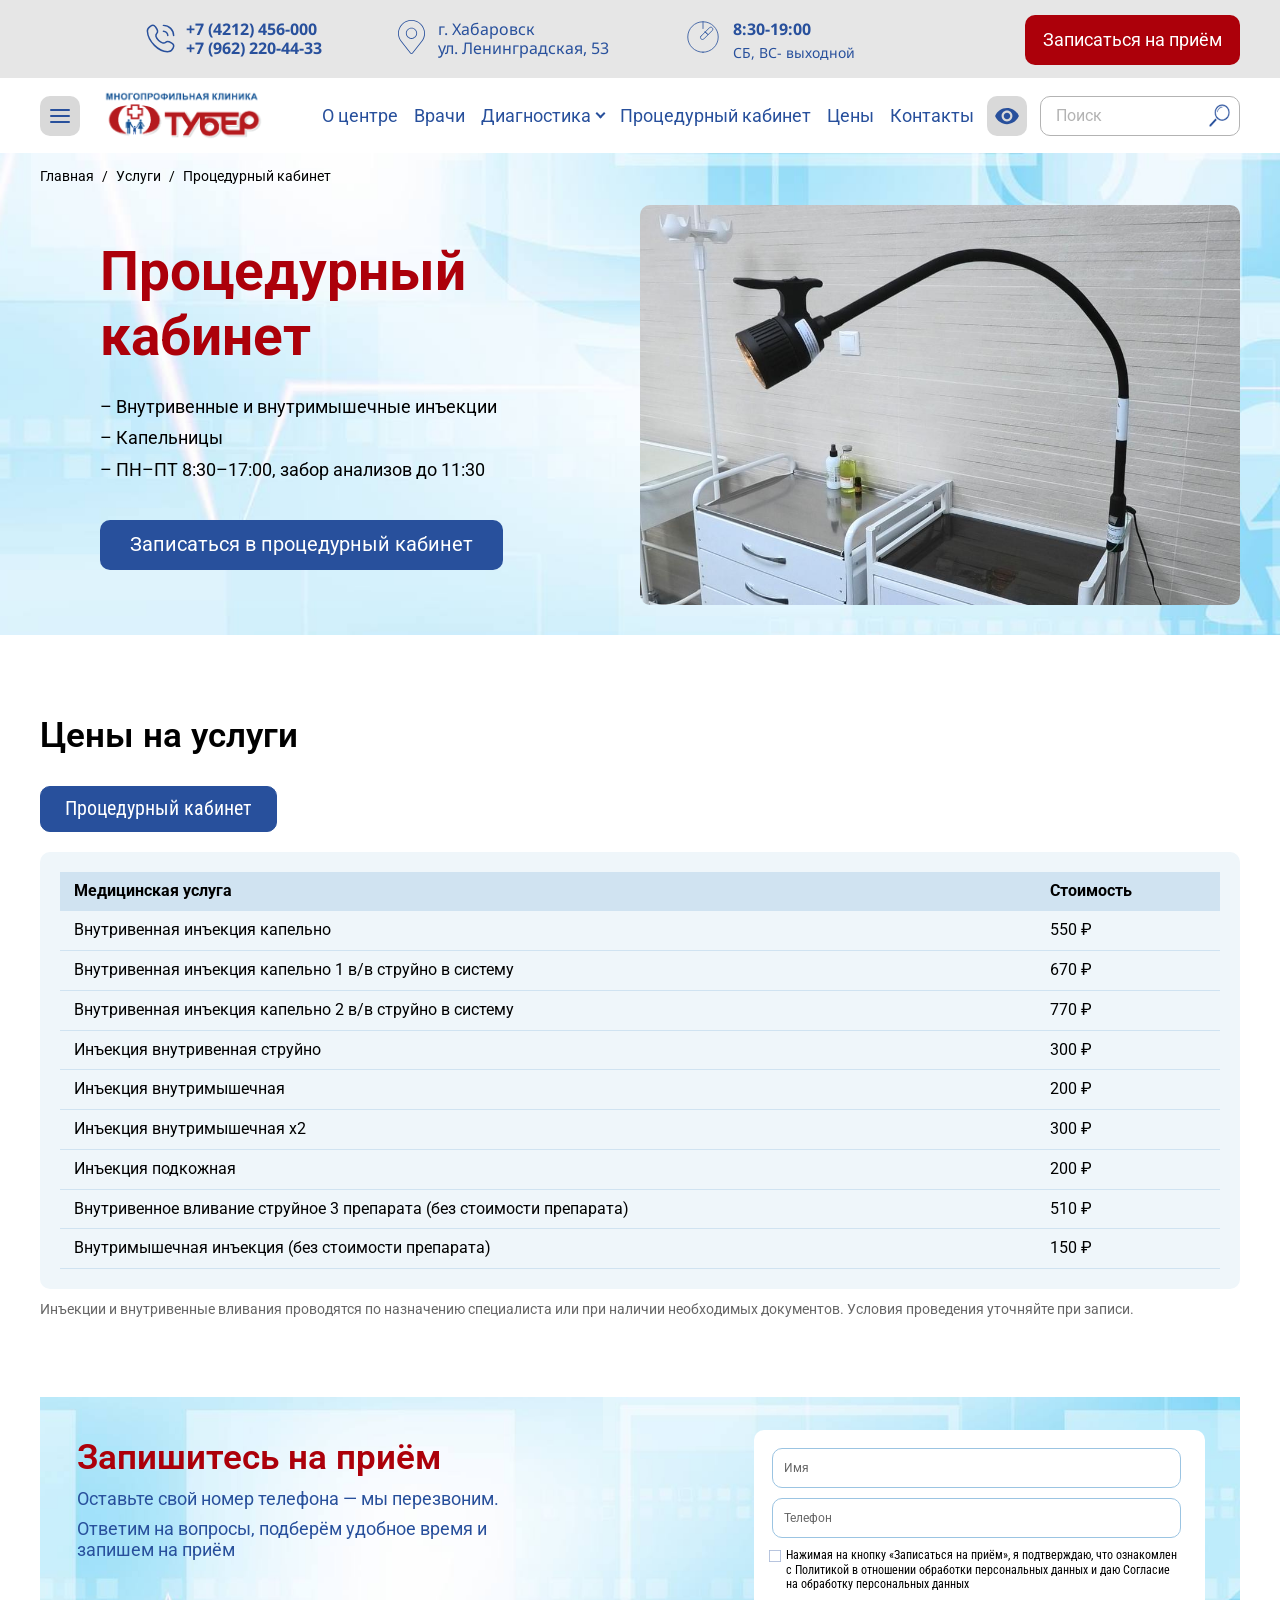
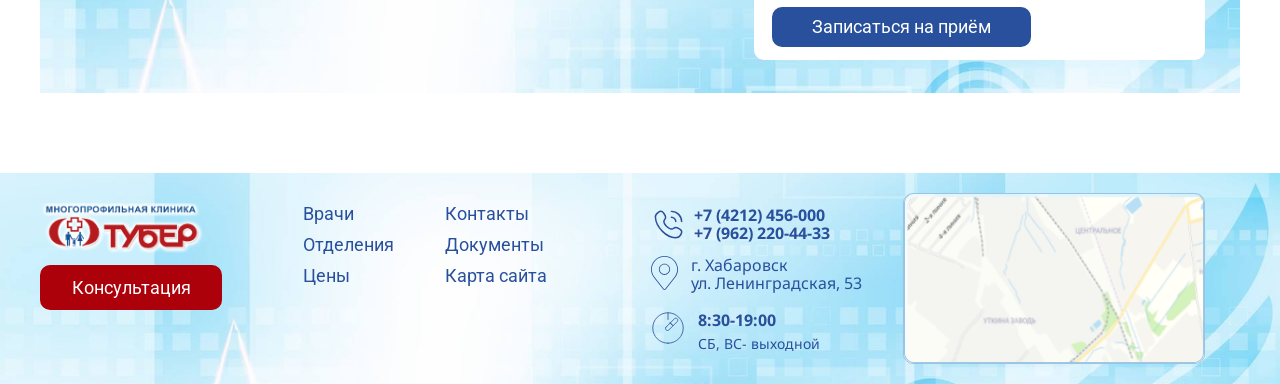
<file: protsedurnyj-kabinet.html>
<!DOCTYPE html>
<html lang="ru">
<head>
  <meta charset="UTF-8">
  <meta name="viewport" content="width=device-width, initial-scale=1">
  <title>Процедурный кабинет в Хабаровске — уколы, капельницы, цены | Клиника «Тубер»</title>
  <meta name="description" content="Процедурный кабинет клиники «Тубер» в Хабаровске: внутривенные и внутримышечные инъекции, капельницы. Цены, режим работы ПН–ПТ 8:30–17:00.">
  <link rel="preconnect" href="https://fonts.googleapis.com">
  <link rel="preconnect" href="https://fonts.gstatic.com" crossorigin>
  <link rel="stylesheet" href="https://fonts.googleapis.com/css2?family=Droid+Sans:wght@400;700&family=Noto+Sans:wght@400;700&family=Roboto+Condensed:wght@400;700&family=Roboto:wght@400;600;700&display=swap">
  <link rel="stylesheet" href="https://cdn.jsdelivr.net/npm/swiper@11.2.10/swiper-bundle.min.css">
  <link rel="stylesheet" href="assets/css/style.css">
</head>
<body>

  <header class="header" data-header>
    <div class="header__top">
      <div class="container header__top-inner">
        <div class="contact contact--phone header__contact">
          <img class="contact__icon" src="assets/icons/phone.svg" width="35" height="35" alt="">
          <div class="contact__text contact__text--bold">
            <a href="tel:+74212456000">+7 (4212) 456-000</a>
            <a href="tel:+79622204433">+7 (962) 220-44-33</a>
          </div>
        </div>

        <div class="contact contact--address header__contact header__contact--desktop">
          <img class="contact__icon" src="assets/icons/location.svg" width="26.7253" height="34" alt="">
          <address class="contact__text">
            <span>г. Хабаровск</span>
            <span>ул. Ленинградская, 53</span>
          </address>
        </div>

        <div class="contact header__contact header__contact--desktop">
          <img class="contact__icon" src="assets/icons/clock.svg" width="34" height="34" alt="">
          <div class="contact__text">
            <span class="contact__hours">8:30-19:00</span>
            <span class="contact__note">СБ, ВС- выходной</span>
          </div>
        </div>

        <a class="btn btn--accent header__cta" href="#appointment">Записаться на приём</a>

        <button class="icon-btn header__a11y header__a11y--mobile" type="button" aria-label="Версия для слабовидящих">
          <img src="assets/icons/eye.svg" width="26" height="26" alt="">
        </button>
        <button class="header__burger" type="button" aria-label="Меню" aria-expanded="false" aria-controls="site-menu" data-menu-toggle>
          <img src="assets/icons/burger.svg" width="50" height="12" alt="">
        </button>
      </div>
    </div>

    <div class="header__main">
      <div class="container header__main-inner">
        <button class="icon-btn menu-btn" type="button" aria-label="Меню" aria-expanded="false" aria-controls="site-menu" data-menu-toggle>
          <span class="menu-btn__lines" aria-hidden="true"></span>
        </button>

        <a class="logo header__logo" href="index.html">
          <img src="assets/img/logo.png" width="195" height="60" alt="Многопрофильная клиника «Тубер»">
        </a>

        <nav class="nav header__nav" aria-label="Основное меню">
          <ul class="nav__list">
            <li><a class="nav__link" href="o-tsentre.html">О центре</a></li>
            <li><a class="nav__link" href="vrachi.html">Врачи</a></li>
            <li class="nav__item nav__item--dropdown">
              <button class="nav__link nav__toggle" type="button" aria-expanded="false" aria-controls="nav-diagnostics" data-dropdown-toggle>Диагностика</button>
              <div class="nav__dropdown" id="nav-diagnostics">
                <ul class="nav__sub">
                  <li><a class="nav__sub-link" href="uzi.html">УЗИ</a></li>
                  <li><a class="nav__sub-link" href="flyuorografiya.html">Флюорография</a></li>
                  <li><a class="nav__sub-link" href="mammografiya.html">Маммография</a></li>
                </ul>
              </div>
            </li>
            <li><a class="nav__link" href="protsedurnyj-kabinet.html" aria-current="page">Процедурный кабинет</a></li>
            <li><a class="nav__link" href="prajs.html">Цены</a></li>
            <li><a class="nav__link" href="kontakty.html">Контакты</a></li>
          </ul>
        </nav>

        <button class="icon-btn header__a11y" type="button" aria-label="Версия для слабовидящих">
          <img src="assets/icons/eye.svg" width="26" height="26" alt="">
        </button>

        <form class="search header__search" action="prajs.html" method="get" role="search">
          <input class="search__input" type="search" name="q" placeholder="Поиск" aria-label="Поиск услуги и цены">
          <button class="search__btn" type="submit" aria-label="Найти">
            <img src="assets/icons/search.svg" width="21.4715" height="22.4491" alt="">
          </button>
        </form>
      </div>
    </div>

    <!-- Dropdown menu over the page: opened by the burger (mobile) and the square menu button (desktop) -->
    <nav class="menu" id="site-menu" aria-label="Меню сайта">
      <ul class="menu__list">
        <li><a class="menu__link" href="o-tsentre.html">О центре</a></li>
        <li><a class="menu__link" href="index.html#services">Услуги</a></li>
        <li><a class="menu__link" href="vrachi.html">Врачи</a></li>
        <li>
          <span class="menu__heading">Диагностика</span>
          <ul class="menu__sub">
            <li><a class="menu__link menu__link--sub" href="uzi.html">УЗИ</a></li>
            <li><a class="menu__link menu__link--sub" href="flyuorografiya.html">Флюорография</a></li>
            <li><a class="menu__link menu__link--sub" href="mammografiya.html">Маммография</a></li>
          </ul>
        </li>
        <li><a class="menu__link" href="protsedurnyj-kabinet.html" aria-current="page">Процедурный кабинет</a></li>
        <li><a class="menu__link" href="prajs.html">Цены</a></li>
        <li><a class="menu__link" href="informatsiya-dlya-patsientov.html">Информация для пациентов</a></li>
        <li><a class="menu__link" href="kontakty.html">Контакты</a></li>
      </ul>
    </nav>
  </header>

  <main>
    <section class="page-hero">
      <div class="container page-hero__inner">
      <nav class="breadcrumbs" aria-label="Навигационная цепочка">
        <ol class="breadcrumbs__list">
          <li class="breadcrumbs__item"><a href="index.html">Главная</a></li>
          <li class="breadcrumbs__item"><a href="index.html#services">Услуги</a></li>
          <li class="breadcrumbs__item"><span aria-current="page">Процедурный кабинет</span></li>
        </ol>
      </nav>
        <div class="page-hero__content">
          <h1 class="page-hero__title">Процедурный кабинет</h1>
          <ul class="page-hero__list">
          <li>Внутривенные и внутримышечные инъекции</li>
          <li>Капельницы</li>
          <li>ПН–ПТ 8:30–17:00, забор анализов до 11:30</li>
          </ul>
          <a class="btn btn--primary page-hero__btn" href="#appointment">Записаться в процедурный кабинет</a>
        </div>
        <img class="page-hero__image" src="assets/img/gallery/clinic-10.jpg" width="1200" height="675" alt="Процедурный кабинет клиники «Тубер»">
      </div>
    </section>

    <section class="section prices" id="ceny">
      <div class="container">
        <h2 class="section__title">Цены на услуги</h2>
        <div class="price-tabs" data-price-tabs>
          <div class="price-tabs__list" role="tablist" aria-label="Прайс по врачам">
          <button class="price-tabs__tab" type="button" role="tab" id="tab-procedure" aria-controls="price-procedure" aria-selected="true">Процедурный кабинет</button>
          </div>
        <div class="price-tabs__panel" role="tabpanel" id="price-procedure" aria-labelledby="tab-procedure">
          <div class="price-table__wrap">
            <table class="price-table">
              <thead>
                <tr><th scope="col">Медицинская услуга</th><th scope="col">Стоимость</th></tr>
              </thead>
              <tbody>
                <tr data-price-row><td>Внутривенная инъекция капельно</td><td>550 ₽</td></tr>
                <tr data-price-row><td>Внутривенная инъекция капельно 1 в/в струйно в систему</td><td>670 ₽</td></tr>
                <tr data-price-row><td>Внутривенная инъекция капельно 2 в/в струйно в систему</td><td>770 ₽</td></tr>
                <tr data-price-row><td>Инъекция внутривенная струйно</td><td>300 ₽</td></tr>
                <tr data-price-row><td>Инъекция внутримышечная</td><td>200 ₽</td></tr>
                <tr data-price-row><td>Инъекция внутримышечная х2</td><td>300 ₽</td></tr>
                <tr data-price-row><td>Инъекция подкожная</td><td>200 ₽</td></tr>
                <tr data-price-row><td>Внутривенное вливание струйное 3 препарата (без стоимости препарата)</td><td>510 ₽</td></tr>
                <tr data-price-row><td>Внутримышечная инъекция (без стоимости препарата)</td><td>150 ₽</td></tr>
              </tbody>
            </table>
          </div>
          <p class="price-tabs__empty" data-price-empty hidden>Ничего не найдено. Уточните название услуги или позвоните нам.</p>
        </div>
        </div>
        <p class="prices__note">Инъекции и внутривенные вливания проводятся по назначению специалиста или при наличии необходимых документов. Условия проведения уточняйте при записи.</p>
      </div>
    </section>

    <section class="section appointment" id="appointment">
      <div class="container">
        <div class="appointment__box">
          <div class="appointment__intro">
            <h2 class="appointment__title">Запишитесь на приём</h2>
            <p class="appointment__text">Оставьте свой номер телефона — мы перезвоним.</p>
            <p class="appointment__text appointment__text--wide">Ответим на вопросы, подберём удобное время и запишем на приём</p>
          </div>

          <form class="form appointment__form" action="send.php" method="post" data-booking-form>
            <input class="form__trap" type="text" name="website" tabindex="-1" autocomplete="off" aria-hidden="true">
            <input class="form__input" type="text" name="name" placeholder="Имя" autocomplete="name" aria-label="Имя" required>
            <input class="form__input" type="tel" name="phone" placeholder="Телефон" autocomplete="tel" inputmode="tel" aria-label="Телефон" required>
            <label class="form__consent">
              <input class="form__checkbox" type="checkbox" name="consent" required>
              <span>Нажимая на кнопку «Записаться на приём», я подтверждаю, что ознакомлен с <a href="reglament-o-zashchite-dannykh.html">Политикой в отношении обработки персональных данных</a> и даю <a href="soglasie-na-obrabotku-dannykh.html">Согласие на обработку персональных данных</a></span>
            </label>
            <button class="btn btn--primary form__submit" type="submit">Записаться на приём</button>
            <p class="form__status" role="status" data-form-status hidden></p>
          </form>
        </div>
      </div>
    </section>
  </main>

  <footer class="footer">
    <div class="container footer__inner">
      <div class="footer__brand">
        <a class="logo" href="index.html">
          <img src="assets/img/logo.png" width="164" height="50" alt="Многопрофильная клиника «Тубер»">
        </a>
        <a class="btn btn--accent footer__btn" href="#appointment">Консультация</a>
      </div>

      <nav class="footer__nav" aria-label="Меню в подвале">
        <ul class="footer__menu">
          <li><a href="vrachi.html">Врачи</a></li>
          <li><a href="index.html#services">Отделения</a></li>
          <li><a href="prajs.html">Цены</a></li>
        </ul>
        <ul class="footer__menu">
          <li><a href="kontakty.html">Контакты</a></li>
          <li><a href="informatsiya-dlya-patsientov.html">Документы</a></li>
          <li><a href="karta-sajta.html">Карта сайта</a></li>
        </ul>
      </nav>

      <div class="footer__contacts">
        <div class="contact contact--phone">
          <img class="contact__icon" src="assets/icons/phone.svg" width="35" height="35" alt="">
          <div class="contact__text contact__text--bold">
            <a href="tel:+74212456000">+7 (4212) 456-000</a>
            <a href="tel:+79622204433">+7 (962) 220-44-33</a>
          </div>
        </div>
        <div class="contact contact--address">
          <img class="contact__icon" src="assets/icons/location.svg" width="26.7253" height="34" alt="">
          <address class="contact__text">
            <span>г. Хабаровск</span>
            <span>ул. Ленинградская, 53</span>
          </address>
        </div>
        <div class="contact contact--hours">
          <img class="contact__icon" src="assets/icons/clock.svg" width="34" height="34" alt="">
          <div class="contact__text">
            <span class="contact__hours">8:30-19:00</span>
            <span class="contact__note">СБ, ВС- выходной</span>
          </div>
        </div>
      </div>

      <a class="footer__map" href="https://yandex.ru/maps/org/100031773431/" target="_blank" rel="noopener">
        <img src="assets/img/footer-map.png" width="302" height="171" alt="Клиника на карте: г. Хабаровск, ул. Ленинградская, 53">
      </a>
    </div>
  </footer>

  <script src="https://cdn.jsdelivr.net/npm/swiper@11.2.10/swiper-bundle.min.js"></script>
  <script src="assets/js/main.js"></script>
</body>
</html>
</file>
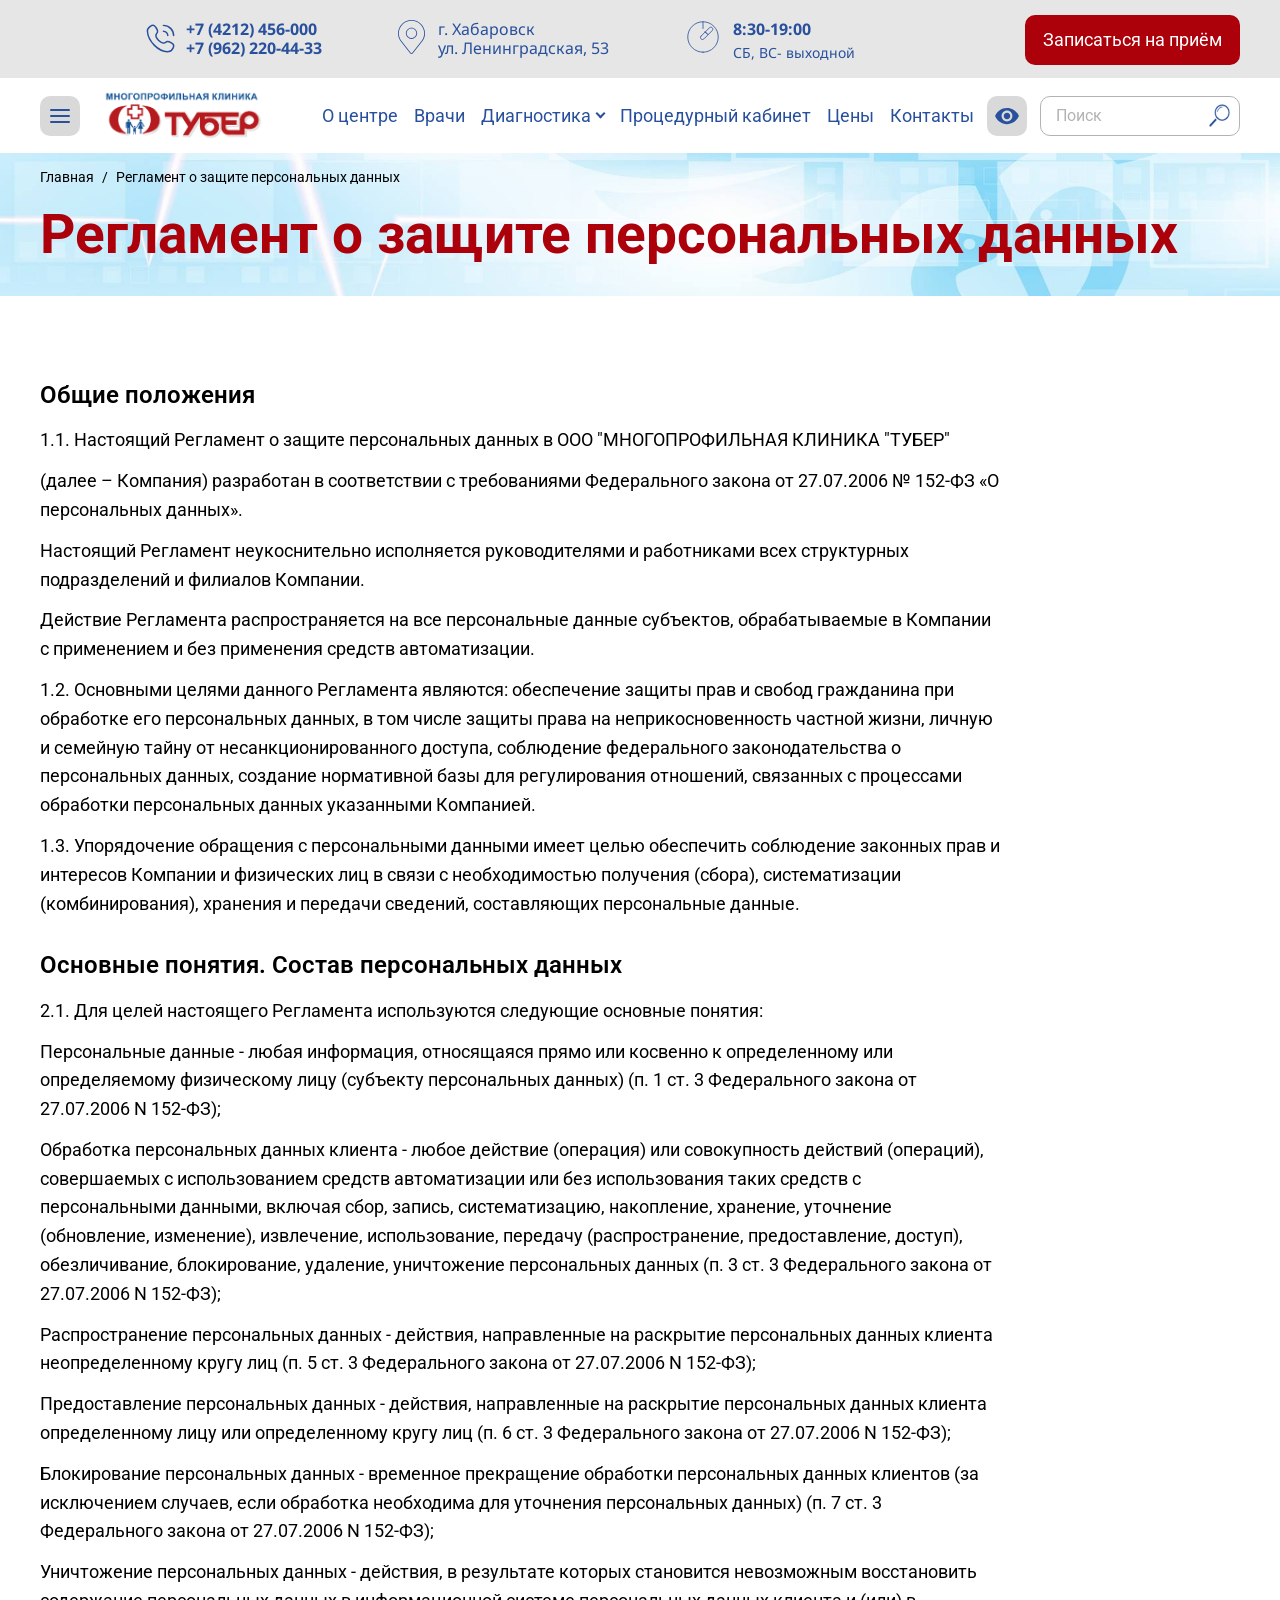
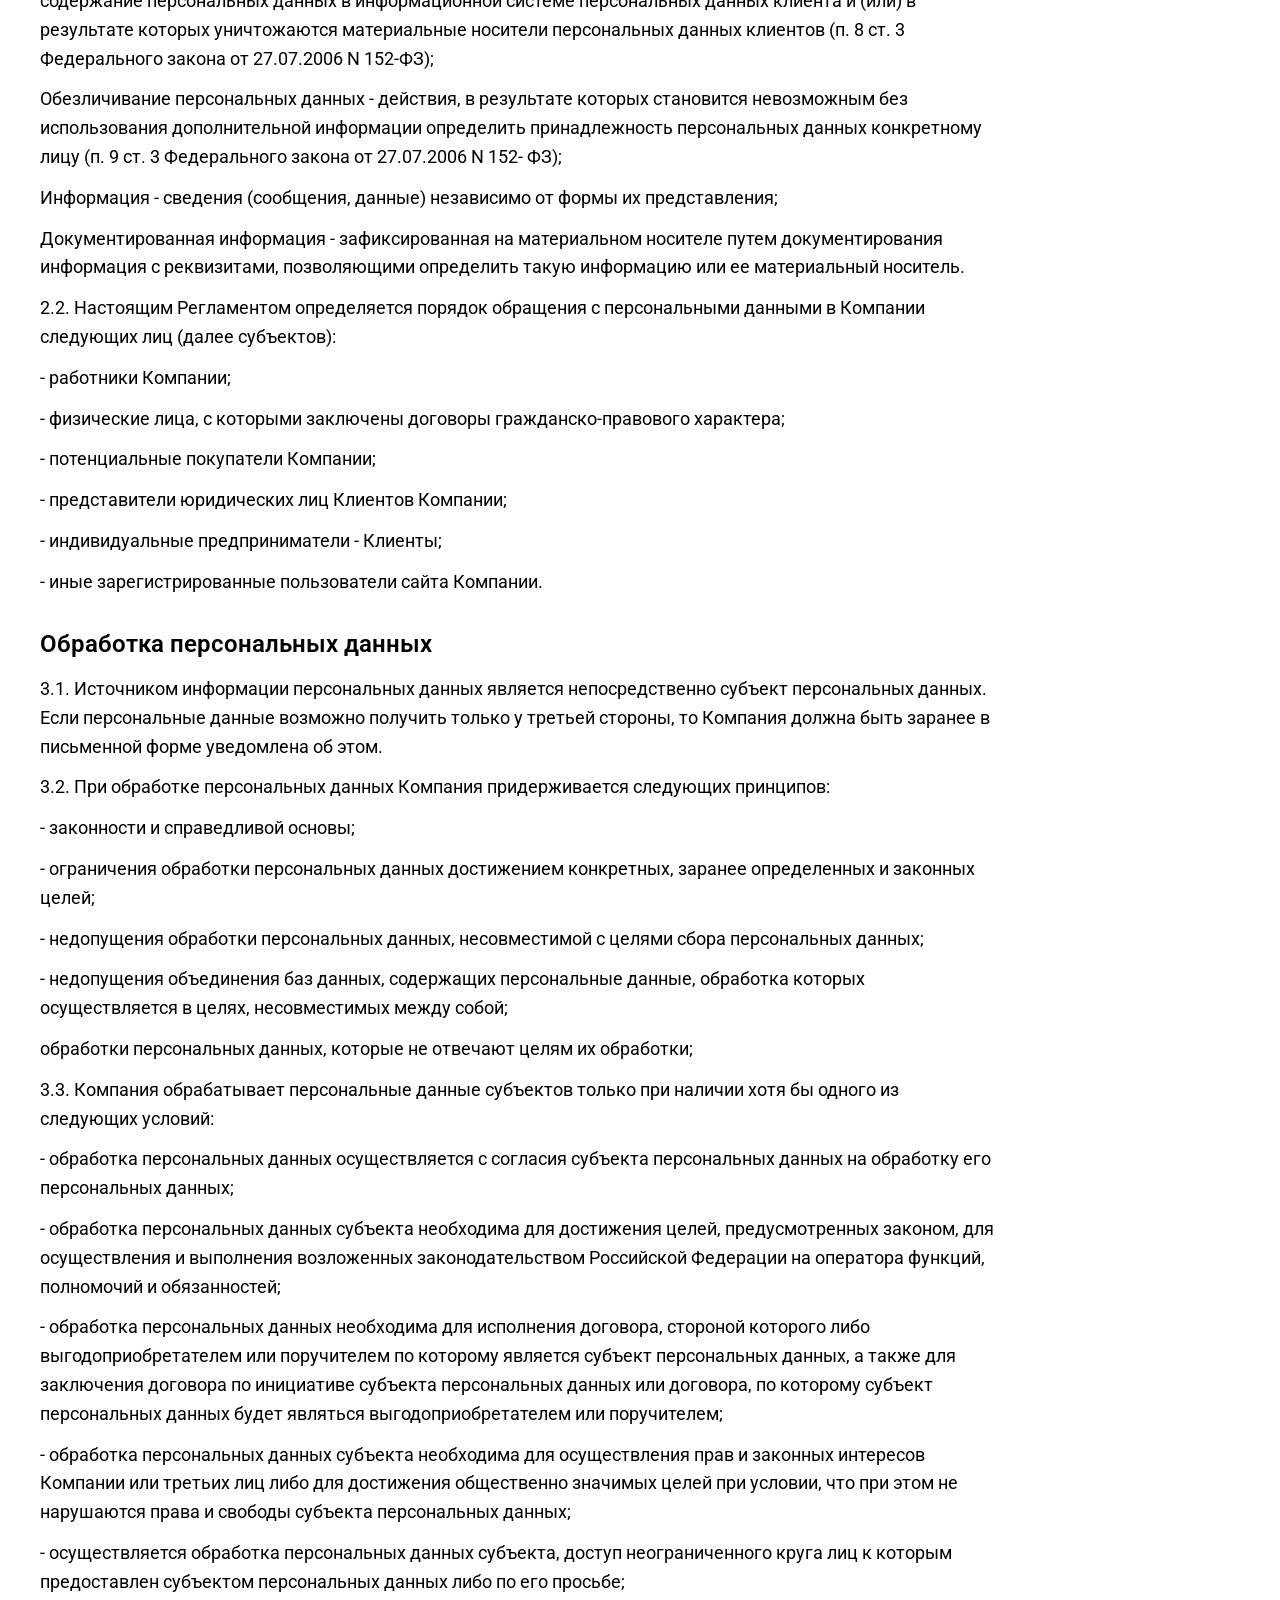
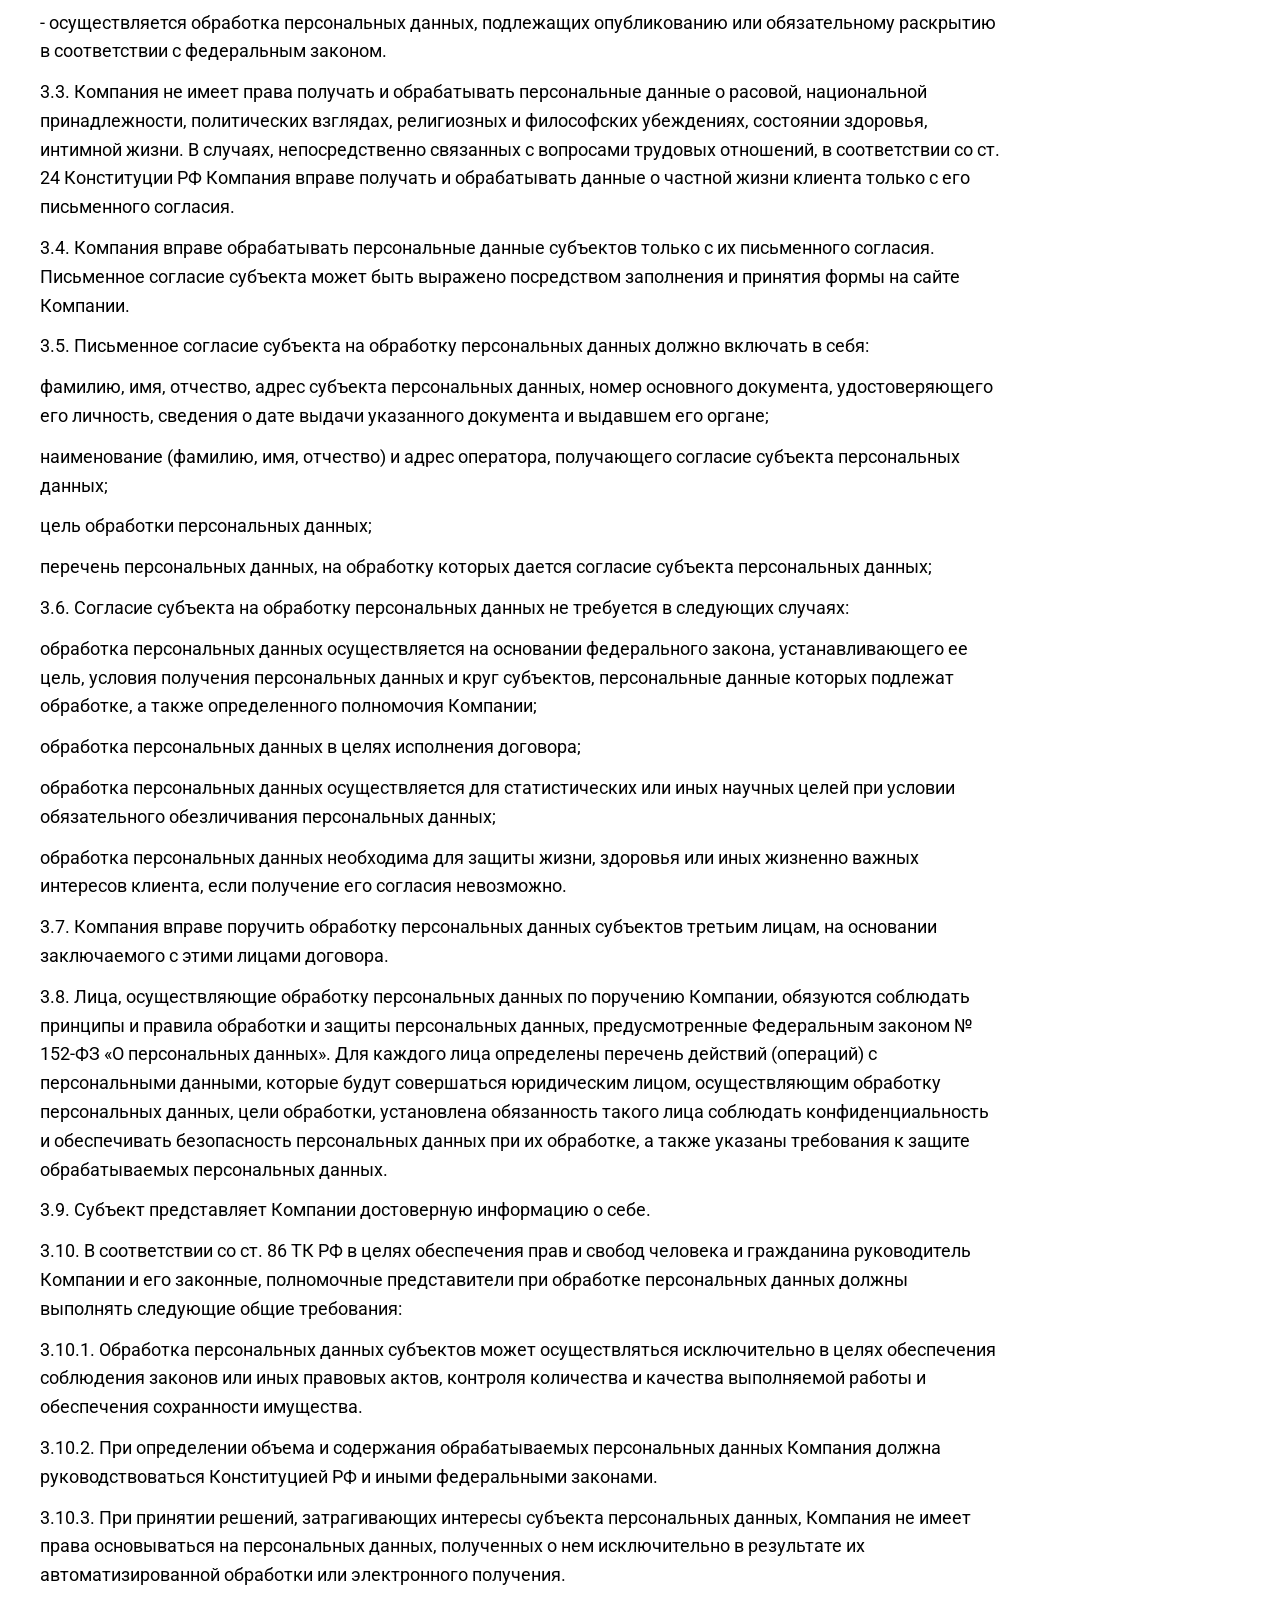
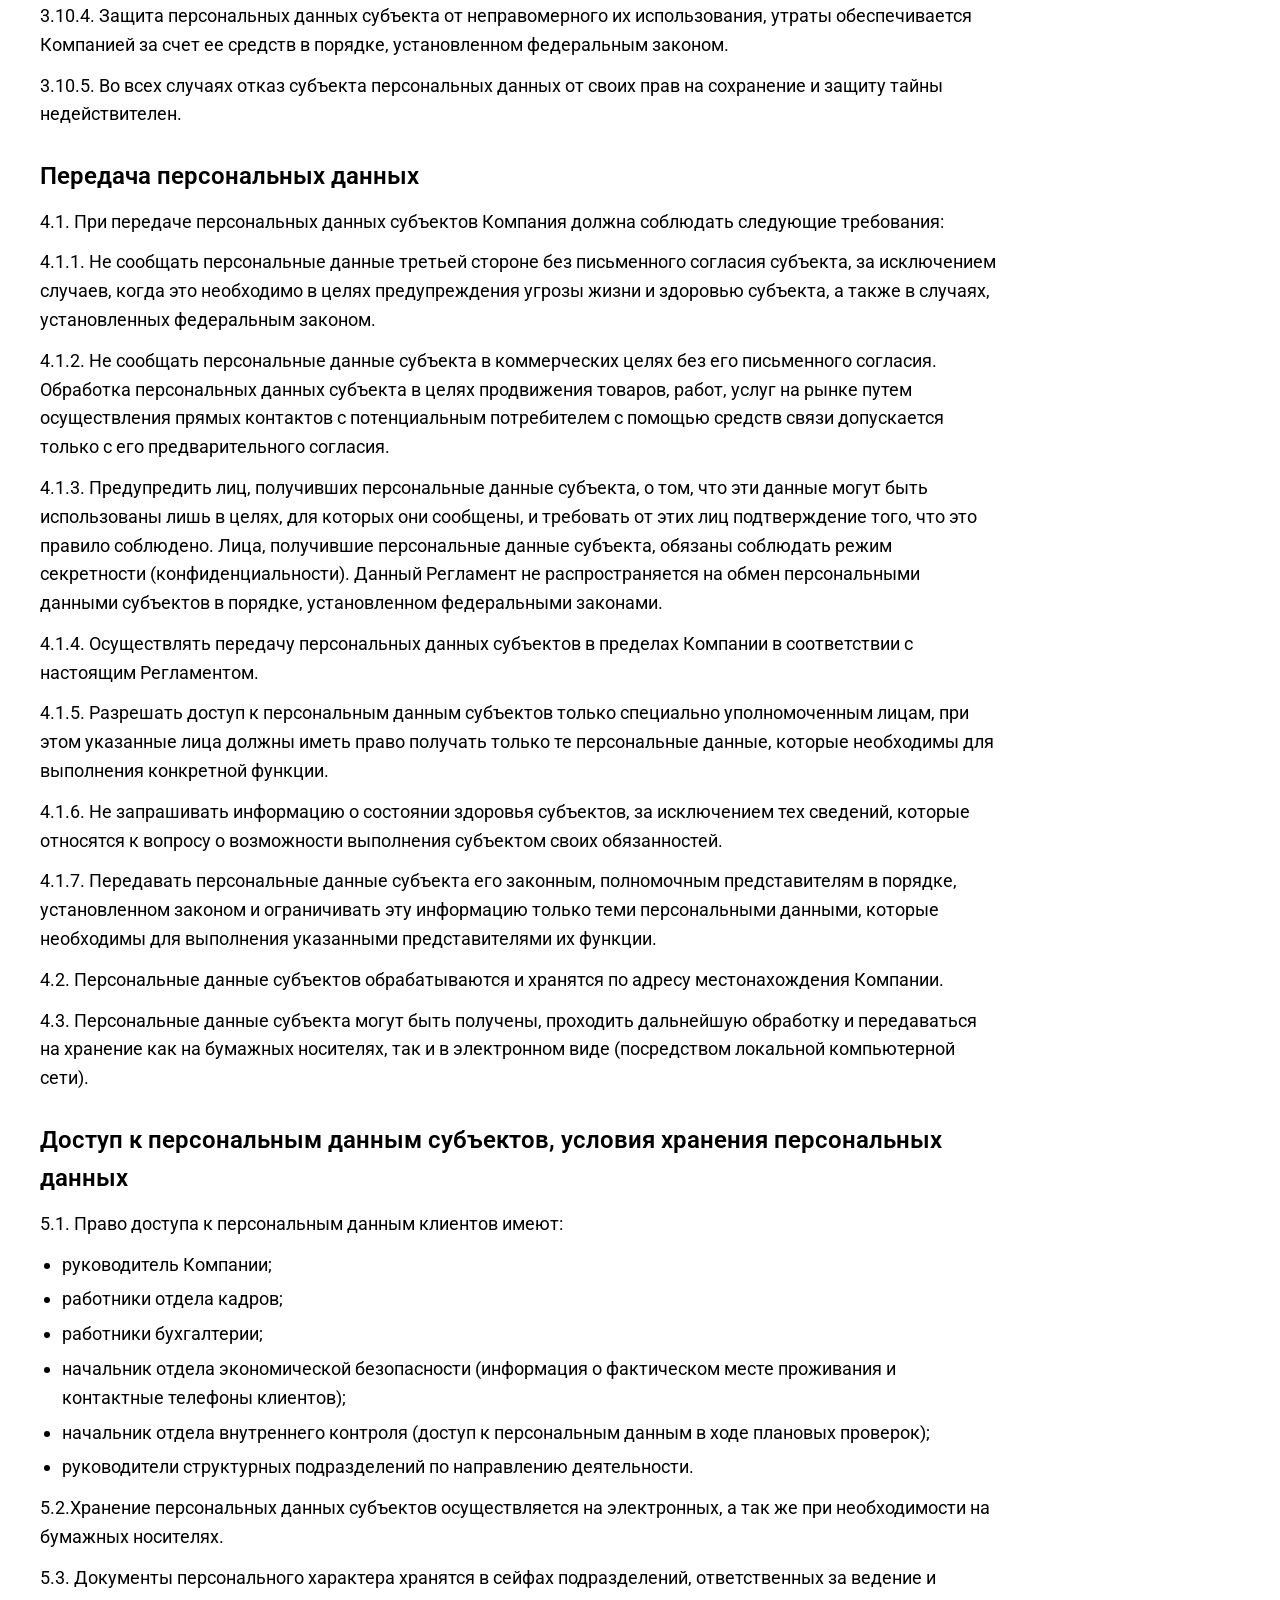
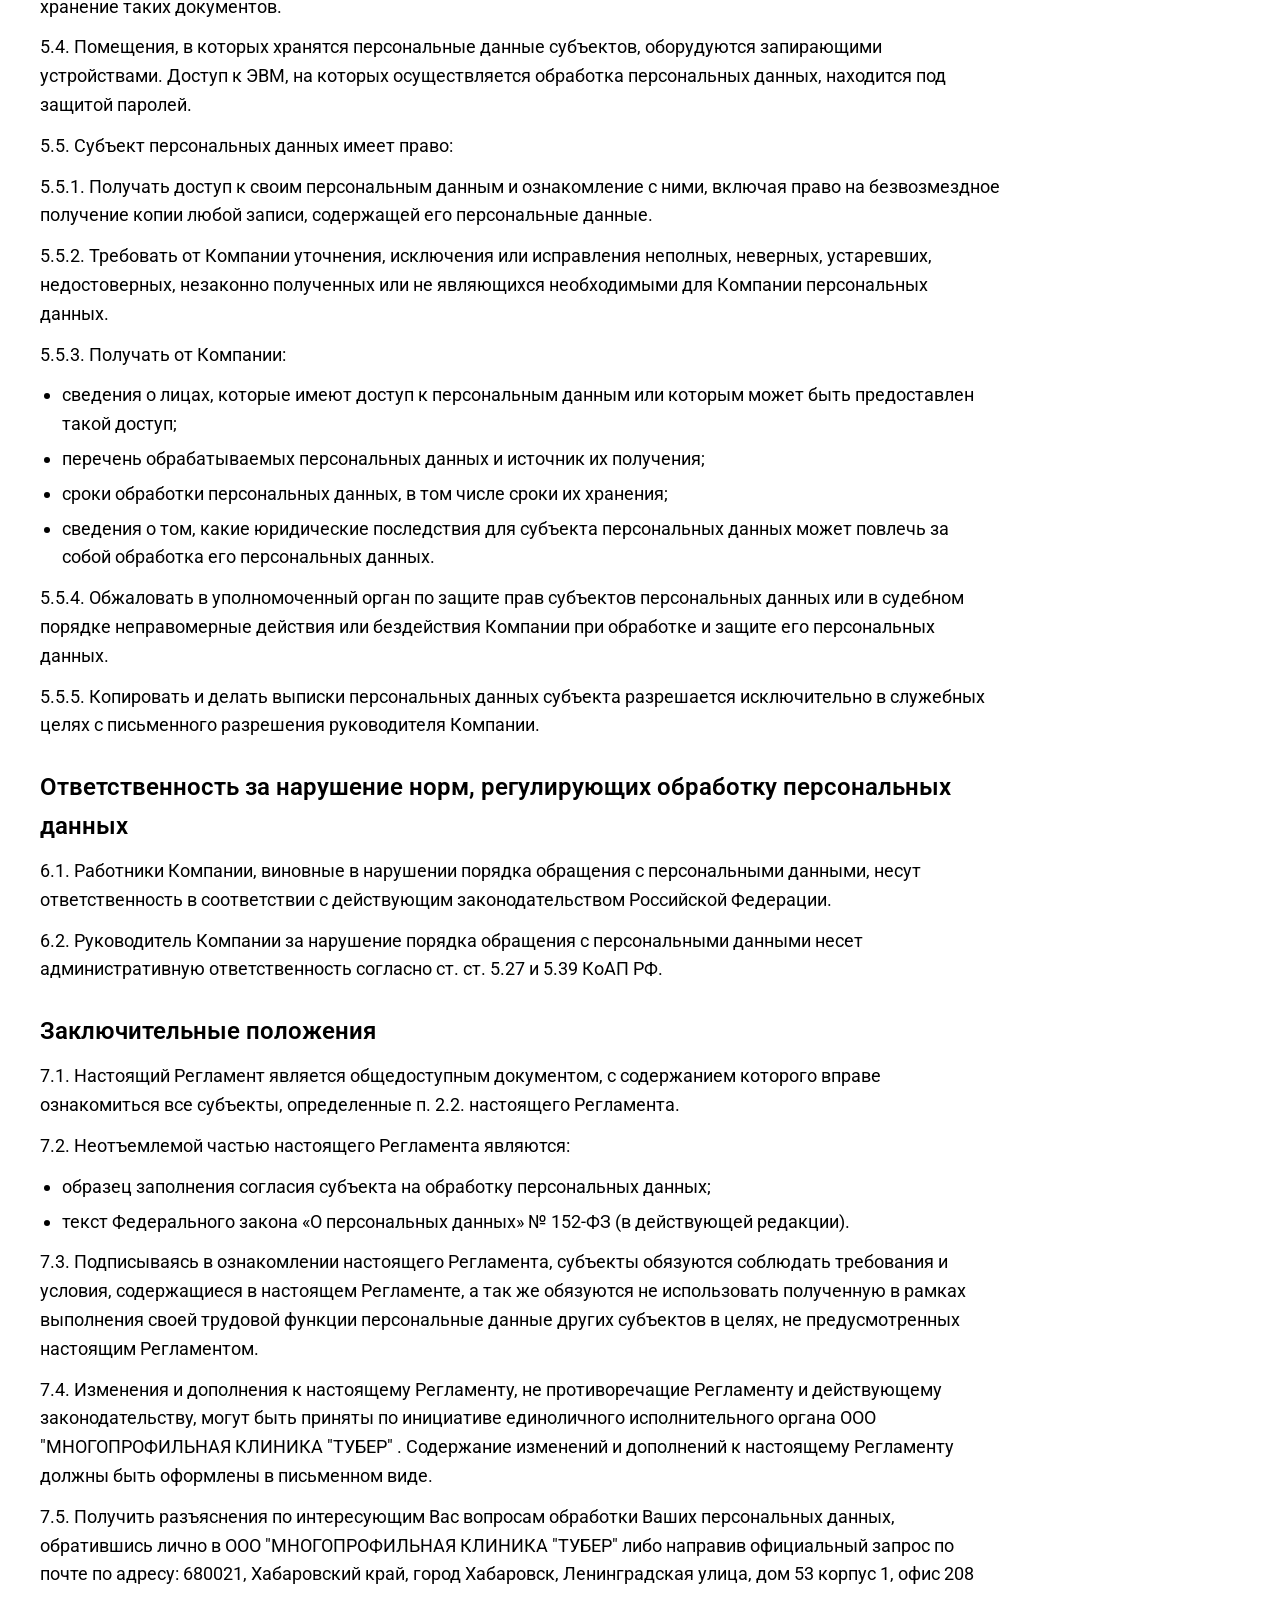
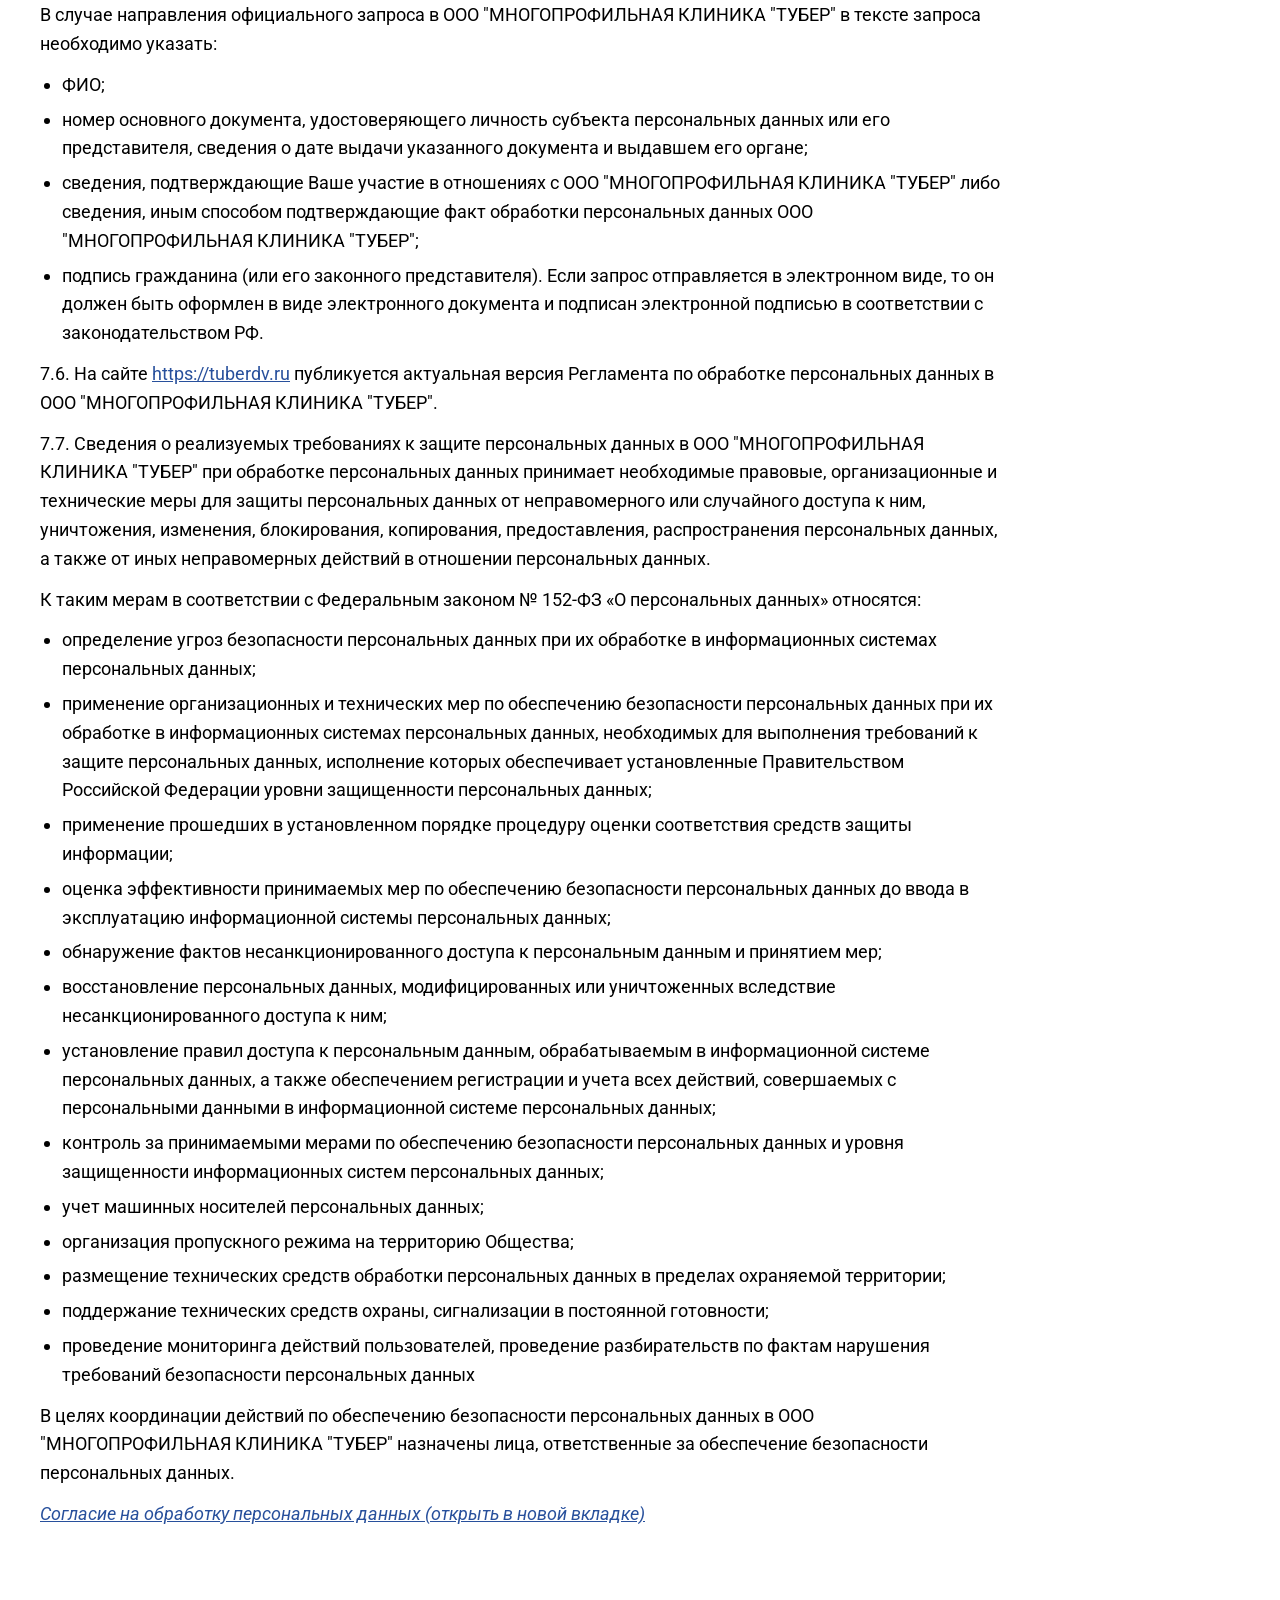
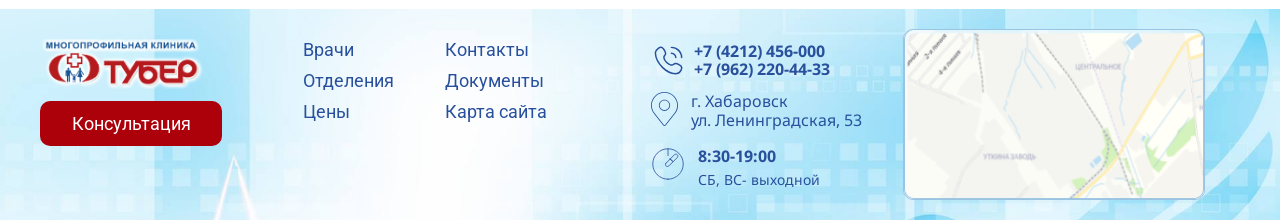
<file: reglament-o-zashchite-dannykh.html>
<!DOCTYPE html>
<html lang="ru">
<head>
  <meta charset="UTF-8">
  <meta name="viewport" content="width=device-width, initial-scale=1">
  <title>Регламент о защите персональных данных — клиника «Тубер»</title>
  <meta name="description" content="Регламент о защите персональных данных в ООО «Многопрофильная клиника «Тубер».">
  <link rel="preconnect" href="https://fonts.googleapis.com">
  <link rel="preconnect" href="https://fonts.gstatic.com" crossorigin>
  <link rel="stylesheet" href="https://fonts.googleapis.com/css2?family=Droid+Sans:wght@400;700&family=Noto+Sans:wght@400;700&family=Roboto+Condensed:wght@400;700&family=Roboto:wght@400;600;700&display=swap">
  <link rel="stylesheet" href="https://cdn.jsdelivr.net/npm/swiper@11.2.10/swiper-bundle.min.css">
  <link rel="stylesheet" href="assets/css/style.css">
</head>
<body>

  <header class="header" data-header>
    <div class="header__top">
      <div class="container header__top-inner">
        <div class="contact contact--phone header__contact">
          <img class="contact__icon" src="assets/icons/phone.svg" width="35" height="35" alt="">
          <div class="contact__text contact__text--bold">
            <a href="tel:+74212456000">+7 (4212) 456-000</a>
            <a href="tel:+79622204433">+7 (962) 220-44-33</a>
          </div>
        </div>

        <div class="contact contact--address header__contact header__contact--desktop">
          <img class="contact__icon" src="assets/icons/location.svg" width="26.7253" height="34" alt="">
          <address class="contact__text">
            <span>г. Хабаровск</span>
            <span>ул. Ленинградская, 53</span>
          </address>
        </div>

        <div class="contact header__contact header__contact--desktop">
          <img class="contact__icon" src="assets/icons/clock.svg" width="34" height="34" alt="">
          <div class="contact__text">
            <span class="contact__hours">8:30-19:00</span>
            <span class="contact__note">СБ, ВС- выходной</span>
          </div>
        </div>

        <a class="btn btn--accent header__cta" href="index.html#appointment">Записаться на приём</a>

        <button class="icon-btn header__a11y header__a11y--mobile" type="button" aria-label="Версия для слабовидящих">
          <img src="assets/icons/eye.svg" width="26" height="26" alt="">
        </button>
        <button class="header__burger" type="button" aria-label="Меню" aria-expanded="false" aria-controls="site-menu" data-menu-toggle>
          <img src="assets/icons/burger.svg" width="50" height="12" alt="">
        </button>
      </div>
    </div>

    <div class="header__main">
      <div class="container header__main-inner">
        <button class="icon-btn menu-btn" type="button" aria-label="Меню" aria-expanded="false" aria-controls="site-menu" data-menu-toggle>
          <span class="menu-btn__lines" aria-hidden="true"></span>
        </button>

        <a class="logo header__logo" href="index.html">
          <img src="assets/img/logo.png" width="195" height="60" alt="Многопрофильная клиника «Тубер»">
        </a>

        <nav class="nav header__nav" aria-label="Основное меню">
          <ul class="nav__list">
            <li><a class="nav__link" href="o-tsentre.html">О центре</a></li>
            <li><a class="nav__link" href="vrachi.html">Врачи</a></li>
            <li class="nav__item nav__item--dropdown">
              <button class="nav__link nav__toggle" type="button" aria-expanded="false" aria-controls="nav-diagnostics" data-dropdown-toggle>Диагностика</button>
              <div class="nav__dropdown" id="nav-diagnostics">
                <ul class="nav__sub">
                  <li><a class="nav__sub-link" href="uzi.html">УЗИ</a></li>
                  <li><a class="nav__sub-link" href="flyuorografiya.html">Флюорография</a></li>
                  <li><a class="nav__sub-link" href="mammografiya.html">Маммография</a></li>
                </ul>
              </div>
            </li>
            <li><a class="nav__link" href="protsedurnyj-kabinet.html">Процедурный кабинет</a></li>
            <li><a class="nav__link" href="prajs.html">Цены</a></li>
            <li><a class="nav__link" href="kontakty.html">Контакты</a></li>
          </ul>
        </nav>

        <button class="icon-btn header__a11y" type="button" aria-label="Версия для слабовидящих">
          <img src="assets/icons/eye.svg" width="26" height="26" alt="">
        </button>

        <form class="search header__search" action="prajs.html" method="get" role="search">
          <input class="search__input" type="search" name="q" placeholder="Поиск" aria-label="Поиск услуги и цены">
          <button class="search__btn" type="submit" aria-label="Найти">
            <img src="assets/icons/search.svg" width="21.4715" height="22.4491" alt="">
          </button>
        </form>
      </div>
    </div>

    <!-- Dropdown menu over the page: opened by the burger (mobile) and the square menu button (desktop) -->
    <nav class="menu" id="site-menu" aria-label="Меню сайта">
      <ul class="menu__list">
        <li><a class="menu__link" href="o-tsentre.html">О центре</a></li>
        <li><a class="menu__link" href="index.html#services">Услуги</a></li>
        <li><a class="menu__link" href="vrachi.html">Врачи</a></li>
        <li>
          <span class="menu__heading">Диагностика</span>
          <ul class="menu__sub">
            <li><a class="menu__link menu__link--sub" href="uzi.html">УЗИ</a></li>
            <li><a class="menu__link menu__link--sub" href="flyuorografiya.html">Флюорография</a></li>
            <li><a class="menu__link menu__link--sub" href="mammografiya.html">Маммография</a></li>
          </ul>
        </li>
        <li><a class="menu__link" href="protsedurnyj-kabinet.html">Процедурный кабинет</a></li>
        <li><a class="menu__link" href="prajs.html">Цены</a></li>
        <li><a class="menu__link" href="informatsiya-dlya-patsientov.html">Информация для пациентов</a></li>
        <li><a class="menu__link" href="kontakty.html">Контакты</a></li>
      </ul>
    </nav>
  </header>

  <main>
    <section class="page-hero page-hero--simple">
      <div class="container page-hero__inner">
      <nav class="breadcrumbs" aria-label="Навигационная цепочка">
        <ol class="breadcrumbs__list">
          <li class="breadcrumbs__item"><a href="index.html">Главная</a></li>
          <li class="breadcrumbs__item"><span aria-current="page">Регламент о защите персональных данных</span></li>
        </ol>
      </nav>
        <div class="page-hero__content">
          <h1 class="page-hero__title">Регламент о защите персональных данных</h1>
        </div>
      </div>
    </section>

    <section class="section">
      <div class="container">
        <div class="prose">
<h2>Общие положения</h2>
<p>1.1. Настоящий Регламент о защите персональных данных в ООО "МНОГОПРОФИЛЬНАЯ КЛИНИКА "ТУБЕР"</p>
<p>(далее – Компания) разработан в соответствии с требованиями Федерального закона от 27.07.2006 № 152-ФЗ «О персональных данных».</p>
<p>Настоящий Регламент неукоснительно исполняется руководителями и работниками всех структурных подразделений и филиалов Компании.</p>
<p>Действие Регламента распространяется на все персональные данные субъектов, обрабатываемые в Компании с применением и без применения средств автоматизации.</p>
<p>1.2. Основными целями данного Регламента являются: обеспечение защиты прав и свобод гражданина при обработке его персональных данных, в том числе защиты права на неприкосновенность частной жизни, личную и семейную тайну от несанкционированного доступа, соблюдение федерального законодательства о персональных данных, создание нормативной базы для регулирования отношений, связанных с процессами обработки персональных данных указанными Компанией.</p>
<p>1.3. Упорядочение обращения с персональными данными имеет целью обеспечить соблюдение законных прав и интересов Компании и физических лиц в связи с необходимостью получения (сбора), систематизации (комбинирования), хранения и передачи сведений, составляющих персональные данные.</p>
<h2>Основные понятия. Состав персональных данных</h2>
<p>2.1. Для целей настоящего Регламента используются следующие основные понятия:</p>
<p>Персональные данные - любая информация, относящаяся прямо или косвенно к определенному или определяемому физическому лицу (субъекту персональных данных) (п. 1 ст. 3 Федерального закона от 27.07.2006 N 152-ФЗ);</p>
<p>Обработка персональных данных клиента - любое действие (операция) или совокупность действий (операций), совершаемых с использованием средств автоматизации или без использования таких средств с персональными данными, включая сбор, запись, систематизацию, накопление, хранение, уточнение (обновление, изменение), извлечение, использование, передачу (распространение, предоставление, доступ), обезличивание, блокирование, удаление, уничтожение персональных данных (п. 3 ст. 3 Федерального закона от 27.07.2006 N 152-ФЗ);</p>
<p>Распространение персональных данных - действия, направленные на раскрытие персональных данных клиента неопределенному кругу лиц (п. 5 ст. 3 Федерального закона от 27.07.2006 N 152-ФЗ);</p>
<p>Предоставление персональных данных - действия, направленные на раскрытие персональных данных клиента определенному лицу или определенному кругу лиц (п. 6 ст. 3 Федерального закона от 27.07.2006 N 152-ФЗ);</p>
<p>Блокирование персональных данных - временное прекращение обработки персональных данных клиентов (за исключением случаев, если обработка необходима для уточнения персональных данных) (п. 7 ст. 3 Федерального закона от 27.07.2006 N 152-ФЗ);</p>
<p>Уничтожение персональных данных - действия, в результате которых становится невозможным восстановить содержание персональных данных в информационной системе персональных данных клиента и (или) в результате которых уничтожаются материальные носители персональных данных клиентов (п. 8 ст. 3 Федерального закона от 27.07.2006 N 152-ФЗ);</p>
<p>Обезличивание персональных данных - действия, в результате которых становится невозможным без использования дополнительной информации определить принадлежность персональных данных конкретному лицу (п. 9 ст. 3 Федерального закона от 27.07.2006 N 152- ФЗ);</p>
<p>Информация - сведения (сообщения, данные) независимо от формы их представления;</p>
<p>Документированная информация - зафиксированная на материальном носителе путем документирования информация с реквизитами, позволяющими определить такую информацию или ее материальный носитель.</p>
<p>2.2. Настоящим Регламентом определяется порядок обращения с персональными данными в Компании следующих лиц (далее субъектов):</p>
<p>- работники Компании;</p>
<p>- физические лица, с которыми заключены договоры гражданско-правового характера;</p>
<p>- потенциальные покупатели Компании;</p>
<p>- представители юридических лиц Клиентов Компании;</p>
<p>- индивидуальные предприниматели - Клиенты;</p>
<p>- иные зарегистрированные пользователи сайта Компании.</p>
<h2>Обработка персональных данных</h2>
<p>3.1. Источником информации персональных данных является непосредственно субъект персональных данных. Если персональные данные возможно получить только у третьей стороны, то Компания должна быть заранее в письменной форме уведомлена об этом.</p>
<p>3.2. При обработке персональных данных Компания придерживается следующих принципов:</p>
<p>- законности и справедливой основы;</p>
<p>- ограничения обработки персональных данных достижением конкретных, заранее определенных и законных целей;</p>
<p>- недопущения обработки персональных данных, несовместимой с целями сбора персональных данных;</p>
<p>- недопущения объединения баз данных, содержащих персональные данные, обработка которых осуществляется в целях, несовместимых между собой;</p>
<p>обработки персональных данных, которые не отвечают целям их обработки;</p>
<p>3.3. Компания обрабатывает персональные данные субъектов только при наличии хотя бы одного из следующих условий:</p>
<p>- обработка персональных данных осуществляется с согласия субъекта персональных данных на обработку его персональных данных;</p>
<p>- обработка персональных данных субъекта необходима для достижения целей, предусмотренных законом, для осуществления и выполнения возложенных законодательством Российской Федерации на оператора функций, полномочий и обязанностей;</p>
<p>- обработка персональных данных необходима для исполнения договора, стороной которого либо выгодоприобретателем или поручителем по которому является субъект персональных данных, а также для заключения договора по инициативе субъекта персональных данных или договора, по которому субъект персональных данных будет являться выгодоприобретателем или поручителем;</p>
<p>- обработка персональных данных субъекта необходима для осуществления прав и законных интересов Компании или третьих лиц либо для достижения общественно значимых целей при условии, что при этом не нарушаются права и свободы субъекта персональных данных;</p>
<p>- осуществляется обработка персональных данных субъекта, доступ неограниченного круга лиц к которым предоставлен субъектом персональных данных либо по его просьбе;</p>
<p>- осуществляется обработка персональных данных, подлежащих опубликованию или обязательному раскрытию в соответствии с федеральным законом.</p>
<p>3.3. Компания не имеет права получать и обрабатывать персональные данные о расовой, национальной принадлежности, политических взглядах, религиозных и философских убеждениях, состоянии здоровья, интимной жизни. В случаях, непосредственно связанных с вопросами трудовых отношений, в соответствии со ст. 24 Конституции РФ Компания вправе получать и обрабатывать данные о частной жизни клиента только с его письменного согласия.</p>
<p>3.4. Компания вправе обрабатывать персональные данные субъектов только с их письменного согласия. Письменное согласие субъекта может быть выражено посредством заполнения и принятия формы на сайте Компании.</p>
<p>3.5. Письменное согласие субъекта на обработку персональных данных должно включать в себя:</p>
<p>фамилию, имя, отчество, адрес субъекта персональных данных, номер основного документа, удостоверяющего его личность, сведения о дате выдачи указанного документа и выдавшем его органе;</p>
<p>наименование (фамилию, имя, отчество) и адрес оператора, получающего согласие субъекта персональных данных;</p>
<p>цель обработки персональных данных;</p>
<p>перечень персональных данных, на обработку которых дается согласие субъекта персональных данных;</p>
<p>3.6. Согласие субъекта на обработку персональных данных не требуется в следующих случаях:</p>
<p>обработка персональных данных осуществляется на основании федерального закона, устанавливающего ее цель, условия получения персональных данных и круг субъектов, персональные данные которых подлежат обработке, а также определенного полномочия Компании;</p>
<p>обработка персональных данных в целях исполнения договора;</p>
<p>обработка персональных данных осуществляется для статистических или иных научных целей при условии обязательного обезличивания персональных данных;</p>
<p>обработка персональных данных необходима для защиты жизни, здоровья или иных жизненно важных интересов клиента, если получение его согласия невозможно.</p>
<p>3.7. Компания вправе поручить обработку персональных данных субъектов третьим лицам, на основании заключаемого с этими лицами договора.</p>
<p>3.8. Лица, осуществляющие обработку персональных данных по поручению Компании, обязуются соблюдать принципы и правила обработки и защиты персональных данных, предусмотренные Федеральным законом № 152-ФЗ «О персональных данных». Для каждого лица определены перечень действий (операций) с персональными данными, которые будут совершаться юридическим лицом, осуществляющим обработку персональных данных, цели обработки, установлена обязанность такого лица соблюдать конфиденциальность и обеспечивать безопасность персональных данных при их обработке, а также указаны требования к защите обрабатываемых персональных данных.</p>
<p>3.9. Субъект представляет Компании достоверную информацию о себе.</p>
<p>3.10. В соответствии со ст. 86 ТК РФ в целях обеспечения прав и свобод человека и гражданина руководитель Компании и его законные, полномочные представители при обработке персональных данных должны выполнять следующие общие требования:</p>
<p>3.10.1. Обработка персональных данных субъектов может осуществляться исключительно в целях обеспечения соблюдения законов или иных правовых актов, контроля количества и качества выполняемой работы и обеспечения сохранности имущества.</p>
<p>3.10.2. При определении объема и содержания обрабатываемых персональных данных Компания должна руководствоваться Конституцией РФ и иными федеральными законами.</p>
<p>3.10.3. При принятии решений, затрагивающих интересы субъекта персональных данных, Компания не имеет права основываться на персональных данных, полученных о нем исключительно в результате их автоматизированной обработки или электронного получения.</p>
<p>3.10.4. Защита персональных данных субъекта от неправомерного их использования, утраты обеспечивается Компанией за счет ее средств в порядке, установленном федеральным законом.</p>
<p>3.10.5. Во всех случаях отказ субъекта персональных данных от своих прав на сохранение и защиту тайны недействителен.</p>
<h2>Передача персональных данных</h2>
<p>4.1. При передаче персональных данных субъектов Компания должна соблюдать следующие требования:</p>
<p>4.1.1. Не сообщать персональные данные третьей стороне без письменного согласия субъекта, за исключением случаев, когда это необходимо в целях предупреждения угрозы жизни и здоровью субъекта, а также в случаях, установленных федеральным законом.</p>
<p>4.1.2. Не сообщать персональные данные субъекта в коммерческих целях без его письменного согласия. Обработка персональных данных субъекта в целях продвижения товаров, работ, услуг на рынке путем осуществления прямых контактов с потенциальным потребителем с помощью средств связи допускается только с его предварительного согласия.</p>
<p>4.1.3. Предупредить лиц, получивших персональные данные субъекта, о том, что эти данные могут быть использованы лишь в целях, для которых они сообщены, и требовать от этих лиц подтверждение того, что это правило соблюдено. Лица, получившие персональные данные субъекта, обязаны соблюдать режим секретности (конфиденциальности). Данный Регламент не распространяется на обмен персональными данными субъектов в порядке, установленном федеральными законами.</p>
<p>4.1.4. Осуществлять передачу персональных данных субъектов в пределах Компании в соответствии с настоящим Регламентом.</p>
<p>4.1.5. Разрешать доступ к персональным данным субъектов только специально уполномоченным лицам, при этом указанные лица должны иметь право получать только те персональные данные, которые необходимы для выполнения конкретной функции.</p>
<p>4.1.6. Не запрашивать информацию о состоянии здоровья субъектов, за исключением тех сведений, которые относятся к вопросу о возможности выполнения субъектом своих обязанностей.</p>
<p>4.1.7. Передавать персональные данные субъекта его законным, полномочным представителям в порядке, установленном законом и ограничивать эту информацию только теми персональными данными, которые необходимы для выполнения указанными представителями их функции.</p>
<p>4.2. Персональные данные субъектов обрабатываются и хранятся по адресу местонахождения Компании.</p>
<p>4.3. Персональные данные субъекта могут быть получены, проходить дальнейшую обработку и передаваться на хранение как на бумажных носителях, так и в электронном виде (посредством локальной компьютерной сети).</p>
<h2>Доступ к персональным данным субъектов, условия хранения персональных данных</h2>
<p>5.1. Право доступа к персональным данным клиентов имеют:</p>
<ul>
<li>руководитель Компании;</li>
<li>работники отдела кадров;</li>
<li>работники бухгалтерии;</li>
<li>начальник отдела экономической безопасности (информация о фактическом месте проживания и контактные телефоны клиентов);</li>
<li>начальник отдела внутреннего контроля (доступ к персональным данным в ходе плановых проверок);</li>
<li>руководители структурных подразделений по направлению деятельности.</li>
</ul>
<p>5.2.Хранение персональных данных субъектов осуществляется на электронных, а так же при необходимости на бумажных носителях.</p>
<p>5.3. Документы персонального характера хранятся в сейфах подразделений, ответственных за ведение и хранение таких документов.</p>
<p>5.4. Помещения, в которых хранятся персональные данные субъектов, оборудуются запирающими устройствами. Доступ к ЭВМ, на которых осуществляется обработка персональных данных, находится под защитой паролей.</p>
<p>5.5. Субъект персональных данных имеет право:</p>
<p>5.5.1. Получать доступ к своим персональным данным и ознакомление с ними, включая право на безвозмездное получение копии любой записи, содержащей его персональные данные.</p>
<p>5.5.2. Требовать от Компании уточнения, исключения или исправления неполных, неверных, устаревших, недостоверных, незаконно полученных или не являющихся необходимыми для Компании персональных данных.</p>
<p>5.5.3. Получать от Компании:</p>
<ul>
<li>сведения о лицах, которые имеют доступ к персональным данным или которым может быть предоставлен такой доступ;</li>
<li>перечень обрабатываемых персональных данных и источник их получения;</li>
<li>сроки обработки персональных данных, в том числе сроки их хранения;</li>
<li>сведения о том, какие юридические последствия для субъекта персональных данных может повлечь за собой обработка его персональных данных.</li>
</ul>
<p>5.5.4. Обжаловать в уполномоченный орган по защите прав субъектов персональных данных или в судебном порядке неправомерные действия или бездействия Компании при обработке и защите его персональных данных.</p>
<p>5.5.5. Копировать и делать выписки персональных данных субъекта разрешается исключительно в служебных целях с письменного разрешения руководителя Компании.</p>
<h2>Ответственность за нарушение норм, регулирующих обработку персональных данных</h2>
<p>6.1. Работники Компании, виновные в нарушении порядка обращения с персональными данными, несут ответственность в соответствии с действующим законодательством Российской Федерации.</p>
<p>6.2. Руководитель Компании за нарушение порядка обращения с персональными данными несет административную ответственность согласно ст. ст. 5.27 и 5.39 КоАП РФ.</p>
<h2>Заключительные положения</h2>
<p>7.1. Настоящий Регламент является общедоступным документом, с содержанием которого вправе ознакомиться все субъекты, определенные п. 2.2. настоящего Регламента.</p>
<p>7.2. Неотъемлемой частью настоящего Регламента являются:</p>
<ul>
<li>образец заполнения согласия субъекта на обработку персональных данных;</li>
<li>текст Федерального закона «О персональных данных» № 152-ФЗ (в действующей редакции).</li>
</ul>
<p>7.3. Подписываясь в ознакомлении настоящего Регламента, субъекты обязуются соблюдать требования и условия, содержащиеся в настоящем Регламенте, а так же обязуются не использовать полученную в рамках выполнения своей трудовой функции персональные данные других субъектов в целях, не предусмотренных настоящим Регламентом.</p>
<p>7.4. Изменения и дополнения к настоящему Регламенту, не противоречащие Регламенту и действующему законодательству, могут быть приняты по инициативе единоличного исполнительного органа ООО "МНОГОПРОФИЛЬНАЯ КЛИНИКА "ТУБЕР" . Содержание изменений и дополнений к настоящему Регламенту должны быть оформлены в письменном виде.</p>
<p>7.5. Получить разъяснения по интересующим Вас вопросам обработки Ваших персональных данных, обратившись лично в ООО "МНОГОПРОФИЛЬНАЯ КЛИНИКА "ТУБЕР" либо направив официальный запрос по почте по адресу: 680021, Хабаровский край, город Хабаровск, Ленинградская улица, дом 53 корпус 1, офис 208</p>
<p>В случае направления официального запроса в ООО "МНОГОПРОФИЛЬНАЯ КЛИНИКА "ТУБЕР" в тексте запроса необходимо указать:</p>
<ul>
<li>ФИО;</li>
<li>номер основного документа, удостоверяющего личность субъекта персональных данных или его представителя, сведения о дате выдачи указанного документа и выдавшем его органе;</li>
<li>сведения, подтверждающие Ваше участие в отношениях с ООО "МНОГОПРОФИЛЬНАЯ КЛИНИКА "ТУБЕР" либо сведения, иным способом подтверждающие факт обработки персональных данных ООО "МНОГОПРОФИЛЬНАЯ КЛИНИКА "ТУБЕР";</li>
<li>подпись гражданина (или его законного представителя). Если запрос отправляется в электронном виде, то он должен быть оформлен в виде электронного документа и подписан электронной подписью в соответствии с законодательством РФ.</li>
</ul>
<p>7.6. На сайте <a href="https://tuberdv.ru/">https://tuberdv.ru</a> публикуется актуальная версия Регламента по обработке персональных данных в ООО "МНОГОПРОФИЛЬНАЯ КЛИНИКА "ТУБЕР".</p>
<p>7.7. Сведения о реализуемых требованиях к защите персональных данных в ООО "МНОГОПРОФИЛЬНАЯ КЛИНИКА "ТУБЕР" при обработке персональных данных принимает необходимые правовые, организационные и технические меры для защиты персональных данных от неправомерного или случайного доступа к ним, уничтожения, изменения, блокирования, копирования, предоставления, распространения персональных данных, а также от иных неправомерных действий в отношении персональных данных.</p>
<p>К таким мерам в соответствии с Федеральным законом № 152-ФЗ «О персональных данных» относятся:</p>
<ul>
<li>определение угроз безопасности персональных данных при их обработке в информационных системах персональных данных;</li>
<li>применение организационных и технических мер по обеспечению безопасности персональных данных при их обработке в информационных системах персональных данных, необходимых для выполнения требований к защите персональных данных, исполнение которых обеспечивает установленные Правительством Российской Федерации уровни защищенности персональных данных;</li>
<li>применение прошедших в установленном порядке процедуру оценки соответствия средств защиты информации;</li>
<li>оценка эффективности принимаемых мер по обеспечению безопасности персональных данных до ввода в эксплуатацию информационной системы персональных данных;</li>
<li>обнаружение фактов несанкционированного доступа к персональным данным и принятием мер;</li>
<li>восстановление персональных данных, модифицированных или уничтоженных вследствие несанкционированного доступа к ним;</li>
<li>установление правил доступа к персональным данным, обрабатываемым в информационной системе персональных данных, а также обеспечением регистрации и учета всех действий, совершаемых с персональными данными в информационной системе персональных данных;</li>
<li>контроль за принимаемыми мерами по обеспечению безопасности персональных данных и уровня защищенности информационных систем персональных данных;</li>
<li>учет машинных носителей персональных данных;</li>
<li>организация пропускного режима на территорию Общества;</li>
<li>размещение технических средств обработки персональных данных в пределах охраняемой территории;</li>
<li>поддержание технических средств охраны, сигнализации в постоянной готовности;</li>
<li>проведение мониторинга действий пользователей, проведение разбирательств по фактам нарушения требований безопасности персональных данных</li>
</ul>
<p>В целях координации действий по обеспечению безопасности персональных данных в ООО "МНОГОПРОФИЛЬНАЯ КЛИНИКА "ТУБЕР" назначены лица, ответственные за обеспечение безопасности персональных данных.</p>
<p><em> <a href="soglasie-na-obrabotku-dannykh.html">Согласие на обработку персональных данных (открыть в новой вкладке)</a></em></p>
        </div>
      </div>
    </section>

  </main>

  <footer class="footer">
    <div class="container footer__inner">
      <div class="footer__brand">
        <a class="logo" href="index.html">
          <img src="assets/img/logo.png" width="164" height="50" alt="Многопрофильная клиника «Тубер»">
        </a>
        <a class="btn btn--accent footer__btn" href="index.html#appointment">Консультация</a>
      </div>

      <nav class="footer__nav" aria-label="Меню в подвале">
        <ul class="footer__menu">
          <li><a href="vrachi.html">Врачи</a></li>
          <li><a href="index.html#services">Отделения</a></li>
          <li><a href="prajs.html">Цены</a></li>
        </ul>
        <ul class="footer__menu">
          <li><a href="kontakty.html">Контакты</a></li>
          <li><a href="informatsiya-dlya-patsientov.html">Документы</a></li>
          <li><a href="karta-sajta.html">Карта сайта</a></li>
        </ul>
      </nav>

      <div class="footer__contacts">
        <div class="contact contact--phone">
          <img class="contact__icon" src="assets/icons/phone.svg" width="35" height="35" alt="">
          <div class="contact__text contact__text--bold">
            <a href="tel:+74212456000">+7 (4212) 456-000</a>
            <a href="tel:+79622204433">+7 (962) 220-44-33</a>
          </div>
        </div>
        <div class="contact contact--address">
          <img class="contact__icon" src="assets/icons/location.svg" width="26.7253" height="34" alt="">
          <address class="contact__text">
            <span>г. Хабаровск</span>
            <span>ул. Ленинградская, 53</span>
          </address>
        </div>
        <div class="contact contact--hours">
          <img class="contact__icon" src="assets/icons/clock.svg" width="34" height="34" alt="">
          <div class="contact__text">
            <span class="contact__hours">8:30-19:00</span>
            <span class="contact__note">СБ, ВС- выходной</span>
          </div>
        </div>
      </div>

      <a class="footer__map" href="https://yandex.ru/maps/org/100031773431/" target="_blank" rel="noopener">
        <img src="assets/img/footer-map.png" width="302" height="171" alt="Клиника на карте: г. Хабаровск, ул. Ленинградская, 53">
      </a>
    </div>
  </footer>

  <script src="https://cdn.jsdelivr.net/npm/swiper@11.2.10/swiper-bundle.min.js"></script>
  <script src="assets/js/main.js"></script>
</body>
</html>
</file>
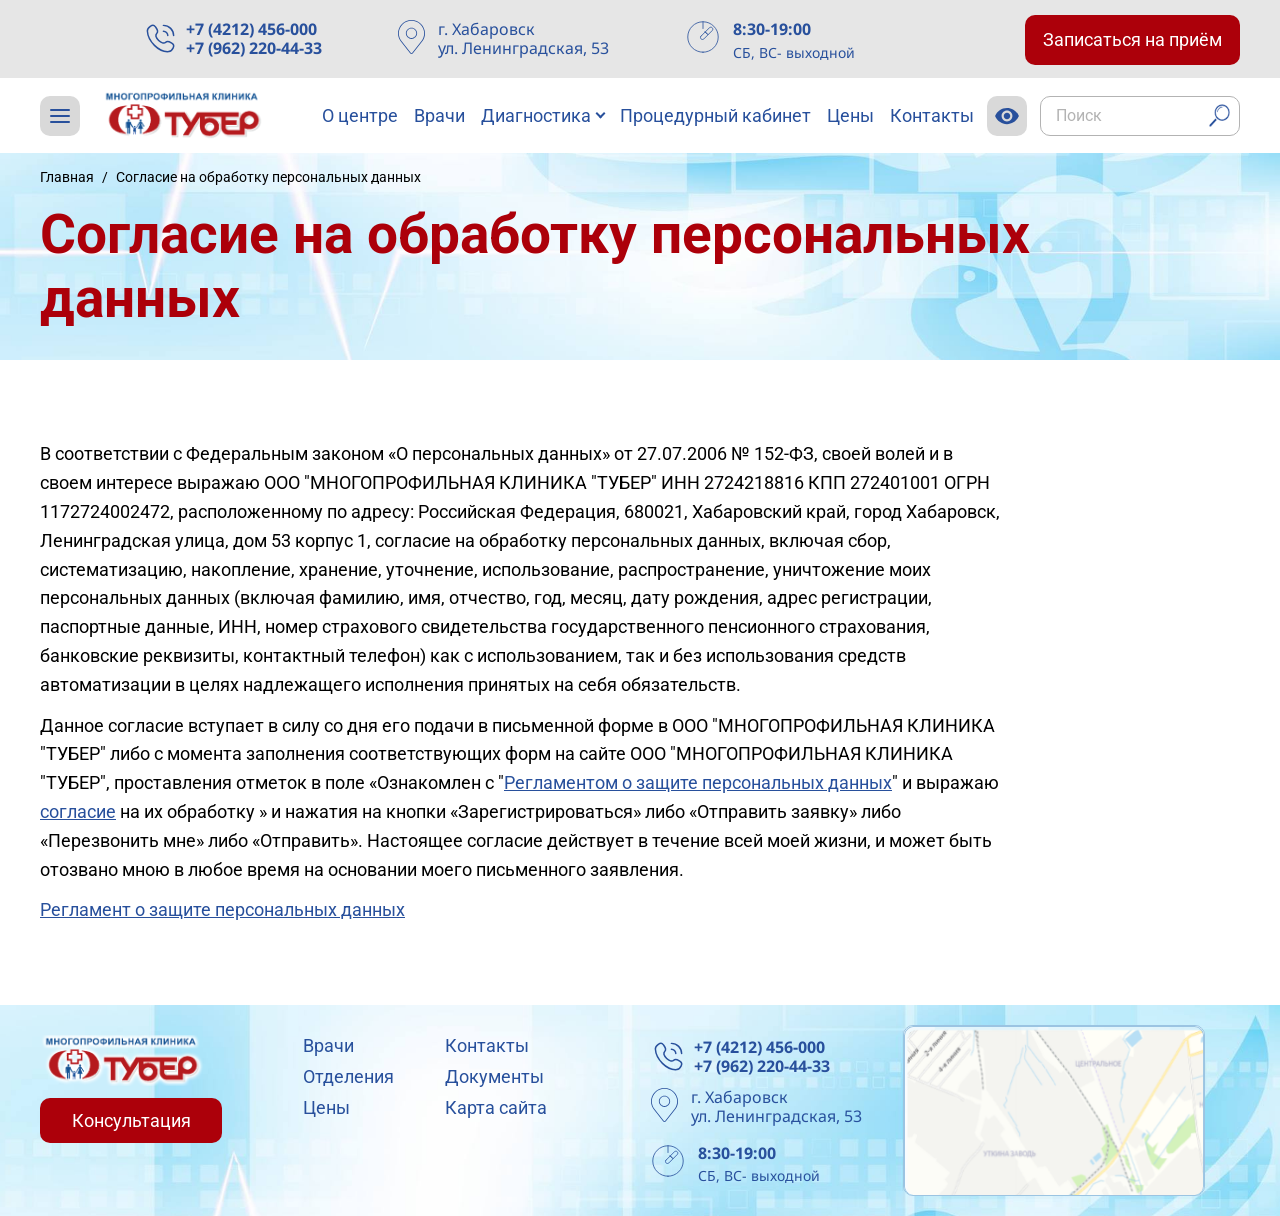
<file: soglasie-na-obrabotku-dannykh.html>
<!DOCTYPE html>
<html lang="ru">
<head>
  <meta charset="UTF-8">
  <meta name="viewport" content="width=device-width, initial-scale=1">
  <title>Согласие на обработку персональных данных — клиника «Тубер»</title>
  <meta name="description" content="Согласие на обработку персональных данных пациентов и посетителей сайта клиники «Тубер».">
  <link rel="preconnect" href="https://fonts.googleapis.com">
  <link rel="preconnect" href="https://fonts.gstatic.com" crossorigin>
  <link rel="stylesheet" href="https://fonts.googleapis.com/css2?family=Droid+Sans:wght@400;700&family=Noto+Sans:wght@400;700&family=Roboto+Condensed:wght@400;700&family=Roboto:wght@400;600;700&display=swap">
  <link rel="stylesheet" href="https://cdn.jsdelivr.net/npm/swiper@11.2.10/swiper-bundle.min.css">
  <link rel="stylesheet" href="assets/css/style.css">
</head>
<body>

  <header class="header" data-header>
    <div class="header__top">
      <div class="container header__top-inner">
        <div class="contact contact--phone header__contact">
          <img class="contact__icon" src="assets/icons/phone.svg" width="35" height="35" alt="">
          <div class="contact__text contact__text--bold">
            <a href="tel:+74212456000">+7 (4212) 456-000</a>
            <a href="tel:+79622204433">+7 (962) 220-44-33</a>
          </div>
        </div>

        <div class="contact contact--address header__contact header__contact--desktop">
          <img class="contact__icon" src="assets/icons/location.svg" width="26.7253" height="34" alt="">
          <address class="contact__text">
            <span>г. Хабаровск</span>
            <span>ул. Ленинградская, 53</span>
          </address>
        </div>

        <div class="contact header__contact header__contact--desktop">
          <img class="contact__icon" src="assets/icons/clock.svg" width="34" height="34" alt="">
          <div class="contact__text">
            <span class="contact__hours">8:30-19:00</span>
            <span class="contact__note">СБ, ВС- выходной</span>
          </div>
        </div>

        <a class="btn btn--accent header__cta" href="index.html#appointment">Записаться на приём</a>

        <button class="icon-btn header__a11y header__a11y--mobile" type="button" aria-label="Версия для слабовидящих">
          <img src="assets/icons/eye.svg" width="26" height="26" alt="">
        </button>
        <button class="header__burger" type="button" aria-label="Меню" aria-expanded="false" aria-controls="site-menu" data-menu-toggle>
          <img src="assets/icons/burger.svg" width="50" height="12" alt="">
        </button>
      </div>
    </div>

    <div class="header__main">
      <div class="container header__main-inner">
        <button class="icon-btn menu-btn" type="button" aria-label="Меню" aria-expanded="false" aria-controls="site-menu" data-menu-toggle>
          <span class="menu-btn__lines" aria-hidden="true"></span>
        </button>

        <a class="logo header__logo" href="index.html">
          <img src="assets/img/logo.png" width="195" height="60" alt="Многопрофильная клиника «Тубер»">
        </a>

        <nav class="nav header__nav" aria-label="Основное меню">
          <ul class="nav__list">
            <li><a class="nav__link" href="o-tsentre.html">О центре</a></li>
            <li><a class="nav__link" href="vrachi.html">Врачи</a></li>
            <li class="nav__item nav__item--dropdown">
              <button class="nav__link nav__toggle" type="button" aria-expanded="false" aria-controls="nav-diagnostics" data-dropdown-toggle>Диагностика</button>
              <div class="nav__dropdown" id="nav-diagnostics">
                <ul class="nav__sub">
                  <li><a class="nav__sub-link" href="uzi.html">УЗИ</a></li>
                  <li><a class="nav__sub-link" href="flyuorografiya.html">Флюорография</a></li>
                  <li><a class="nav__sub-link" href="mammografiya.html">Маммография</a></li>
                </ul>
              </div>
            </li>
            <li><a class="nav__link" href="protsedurnyj-kabinet.html">Процедурный кабинет</a></li>
            <li><a class="nav__link" href="prajs.html">Цены</a></li>
            <li><a class="nav__link" href="kontakty.html">Контакты</a></li>
          </ul>
        </nav>

        <button class="icon-btn header__a11y" type="button" aria-label="Версия для слабовидящих">
          <img src="assets/icons/eye.svg" width="26" height="26" alt="">
        </button>

        <form class="search header__search" action="prajs.html" method="get" role="search">
          <input class="search__input" type="search" name="q" placeholder="Поиск" aria-label="Поиск услуги и цены">
          <button class="search__btn" type="submit" aria-label="Найти">
            <img src="assets/icons/search.svg" width="21.4715" height="22.4491" alt="">
          </button>
        </form>
      </div>
    </div>

    <!-- Dropdown menu over the page: opened by the burger (mobile) and the square menu button (desktop) -->
    <nav class="menu" id="site-menu" aria-label="Меню сайта">
      <ul class="menu__list">
        <li><a class="menu__link" href="o-tsentre.html">О центре</a></li>
        <li><a class="menu__link" href="index.html#services">Услуги</a></li>
        <li><a class="menu__link" href="vrachi.html">Врачи</a></li>
        <li>
          <span class="menu__heading">Диагностика</span>
          <ul class="menu__sub">
            <li><a class="menu__link menu__link--sub" href="uzi.html">УЗИ</a></li>
            <li><a class="menu__link menu__link--sub" href="flyuorografiya.html">Флюорография</a></li>
            <li><a class="menu__link menu__link--sub" href="mammografiya.html">Маммография</a></li>
          </ul>
        </li>
        <li><a class="menu__link" href="protsedurnyj-kabinet.html">Процедурный кабинет</a></li>
        <li><a class="menu__link" href="prajs.html">Цены</a></li>
        <li><a class="menu__link" href="informatsiya-dlya-patsientov.html">Информация для пациентов</a></li>
        <li><a class="menu__link" href="kontakty.html">Контакты</a></li>
      </ul>
    </nav>
  </header>

  <main>
    <section class="page-hero page-hero--simple">
      <div class="container page-hero__inner">
      <nav class="breadcrumbs" aria-label="Навигационная цепочка">
        <ol class="breadcrumbs__list">
          <li class="breadcrumbs__item"><a href="index.html">Главная</a></li>
          <li class="breadcrumbs__item"><span aria-current="page">Согласие на обработку персональных данных</span></li>
        </ol>
      </nav>
        <div class="page-hero__content">
          <h1 class="page-hero__title">Согласие на обработку персональных данных</h1>
        </div>
      </div>
    </section>

    <section class="section">
      <div class="container">
        <div class="prose">
<p>В соответствии с Федеральным законом «О персональных данных» от 27.07.2006 № 152-ФЗ, своей волей и в своем интересе выражаю ООО "МНОГОПРОФИЛЬНАЯ КЛИНИКА "ТУБЕР" ИНН 2724218816 КПП 272401001 ОГРН 1172724002472, расположенному по адресу: Российская Федерация, 680021, Хабаровский край, город Хабаровск, Ленинградская улица, дом 53 корпус 1, согласие на обработку персональных данных, включая сбор, систематизацию, накопление, хранение, уточнение, использование, распространение, уничтожение моих персональных данных (включая фамилию, имя, отчество, год, месяц, дату рождения, адрес регистрации, паспортные данные, ИНН, номер страхового свидетельства государственного пенсионного страхования, банковские реквизиты, контактный телефон) как с использованием, так и без использования средств автоматизации в целях надлежащего исполнения принятых на себя обязательств.</p>
<p>Данное согласие вступает в силу со дня его подачи в письменной форме в ООО "МНОГОПРОФИЛЬНАЯ КЛИНИКА "ТУБЕР" либо с момента заполнения соответствующих форм на сайте ООО "МНОГОПРОФИЛЬНАЯ КЛИНИКА "ТУБЕР", проставления отметок в поле «Ознакомлен с "<a href="reglament-o-zashchite-dannykh.html">Регламентом о защите персональных данных</a>" и выражаю <a href="soglasie-na-obrabotku-dannykh.html">согласие</a> на их обработку » и нажатия на кнопки «Зарегистрироваться» либо «Отправить заявку» либо «Перезвонить мне» либо «Отправить». Настоящее согласие действует в течение всей моей жизни, и может быть отозвано мною в любое время на основании моего письменного заявления.</p>
<p><a href="reglament-o-zashchite-dannykh.html">Регламент о защите персональных данных</a></p>
        </div>
      </div>
    </section>

  </main>

  <footer class="footer">
    <div class="container footer__inner">
      <div class="footer__brand">
        <a class="logo" href="index.html">
          <img src="assets/img/logo.png" width="164" height="50" alt="Многопрофильная клиника «Тубер»">
        </a>
        <a class="btn btn--accent footer__btn" href="index.html#appointment">Консультация</a>
      </div>

      <nav class="footer__nav" aria-label="Меню в подвале">
        <ul class="footer__menu">
          <li><a href="vrachi.html">Врачи</a></li>
          <li><a href="index.html#services">Отделения</a></li>
          <li><a href="prajs.html">Цены</a></li>
        </ul>
        <ul class="footer__menu">
          <li><a href="kontakty.html">Контакты</a></li>
          <li><a href="informatsiya-dlya-patsientov.html">Документы</a></li>
          <li><a href="karta-sajta.html">Карта сайта</a></li>
        </ul>
      </nav>

      <div class="footer__contacts">
        <div class="contact contact--phone">
          <img class="contact__icon" src="assets/icons/phone.svg" width="35" height="35" alt="">
          <div class="contact__text contact__text--bold">
            <a href="tel:+74212456000">+7 (4212) 456-000</a>
            <a href="tel:+79622204433">+7 (962) 220-44-33</a>
          </div>
        </div>
        <div class="contact contact--address">
          <img class="contact__icon" src="assets/icons/location.svg" width="26.7253" height="34" alt="">
          <address class="contact__text">
            <span>г. Хабаровск</span>
            <span>ул. Ленинградская, 53</span>
          </address>
        </div>
        <div class="contact contact--hours">
          <img class="contact__icon" src="assets/icons/clock.svg" width="34" height="34" alt="">
          <div class="contact__text">
            <span class="contact__hours">8:30-19:00</span>
            <span class="contact__note">СБ, ВС- выходной</span>
          </div>
        </div>
      </div>

      <a class="footer__map" href="https://yandex.ru/maps/org/100031773431/" target="_blank" rel="noopener">
        <img src="assets/img/footer-map.png" width="302" height="171" alt="Клиника на карте: г. Хабаровск, ул. Ленинградская, 53">
      </a>
    </div>
  </footer>

  <script src="https://cdn.jsdelivr.net/npm/swiper@11.2.10/swiper-bundle.min.js"></script>
  <script src="assets/js/main.js"></script>
</body>
</html>
</file>
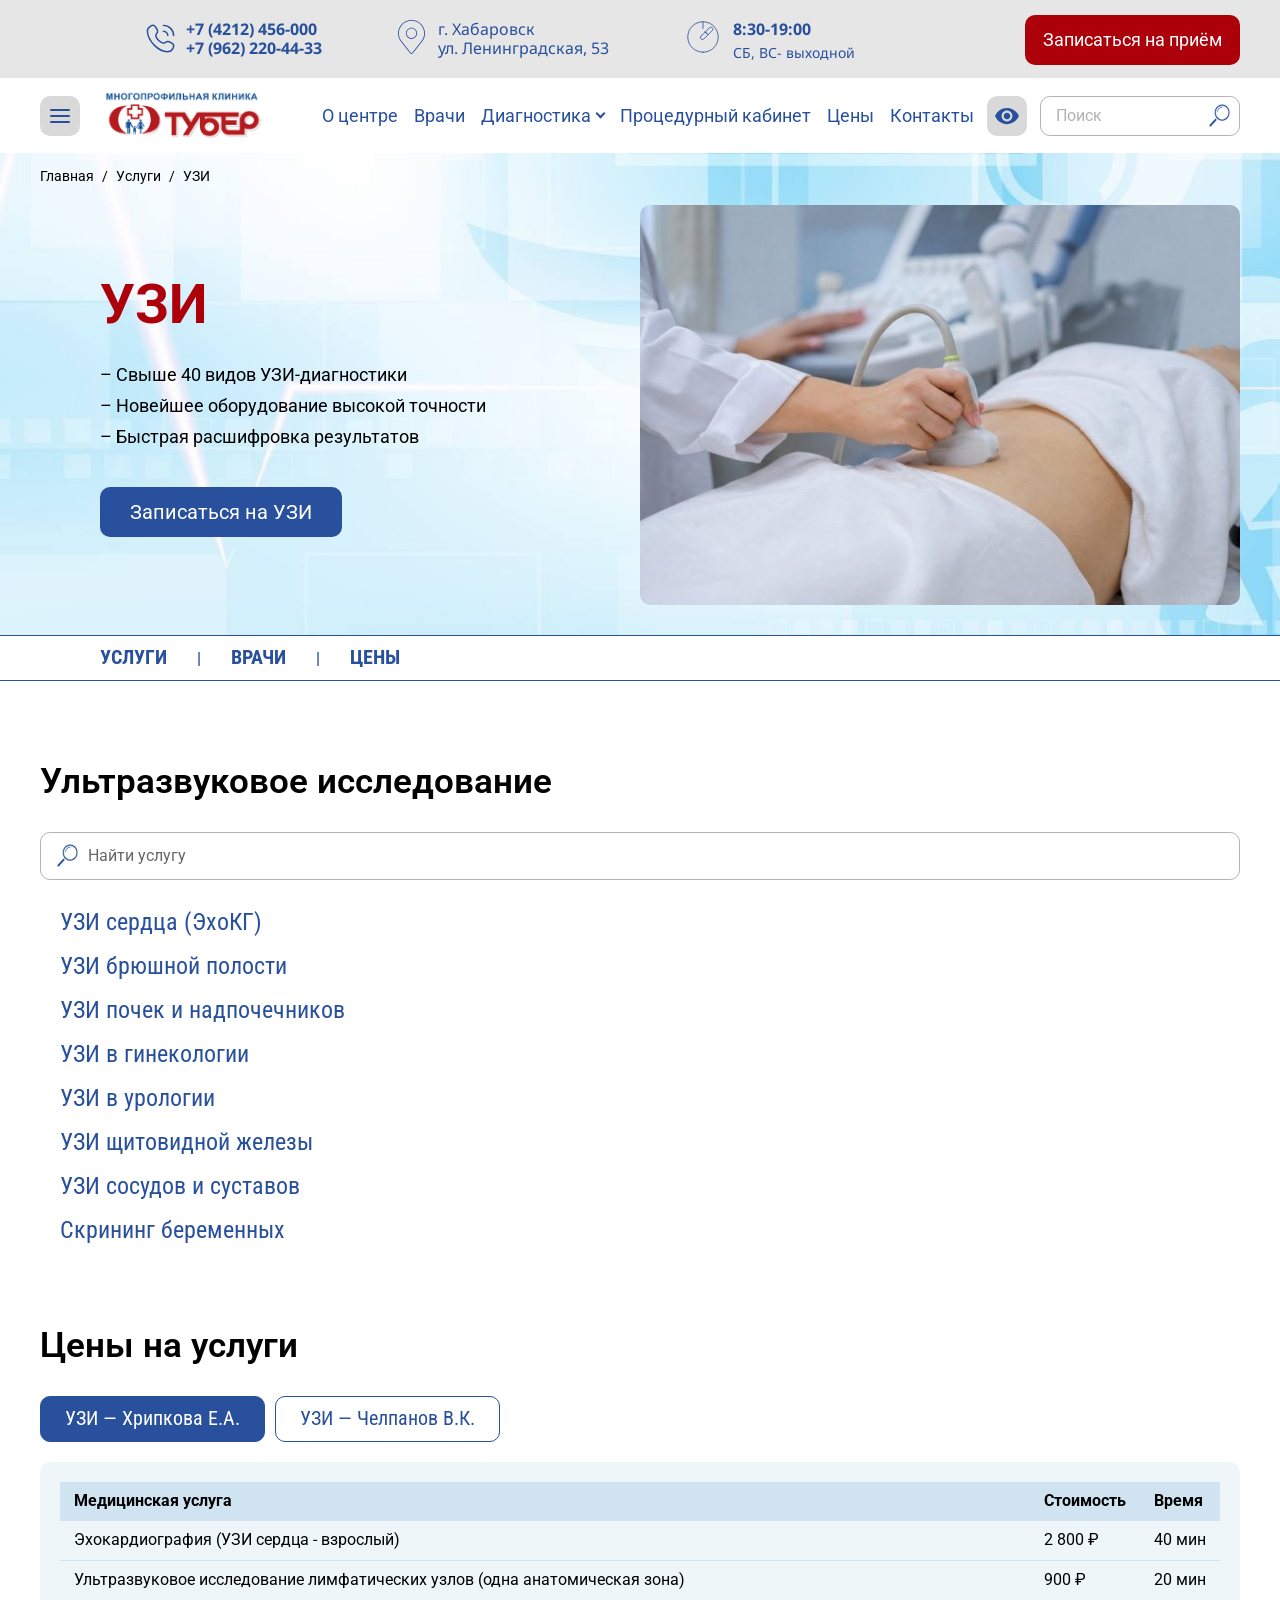
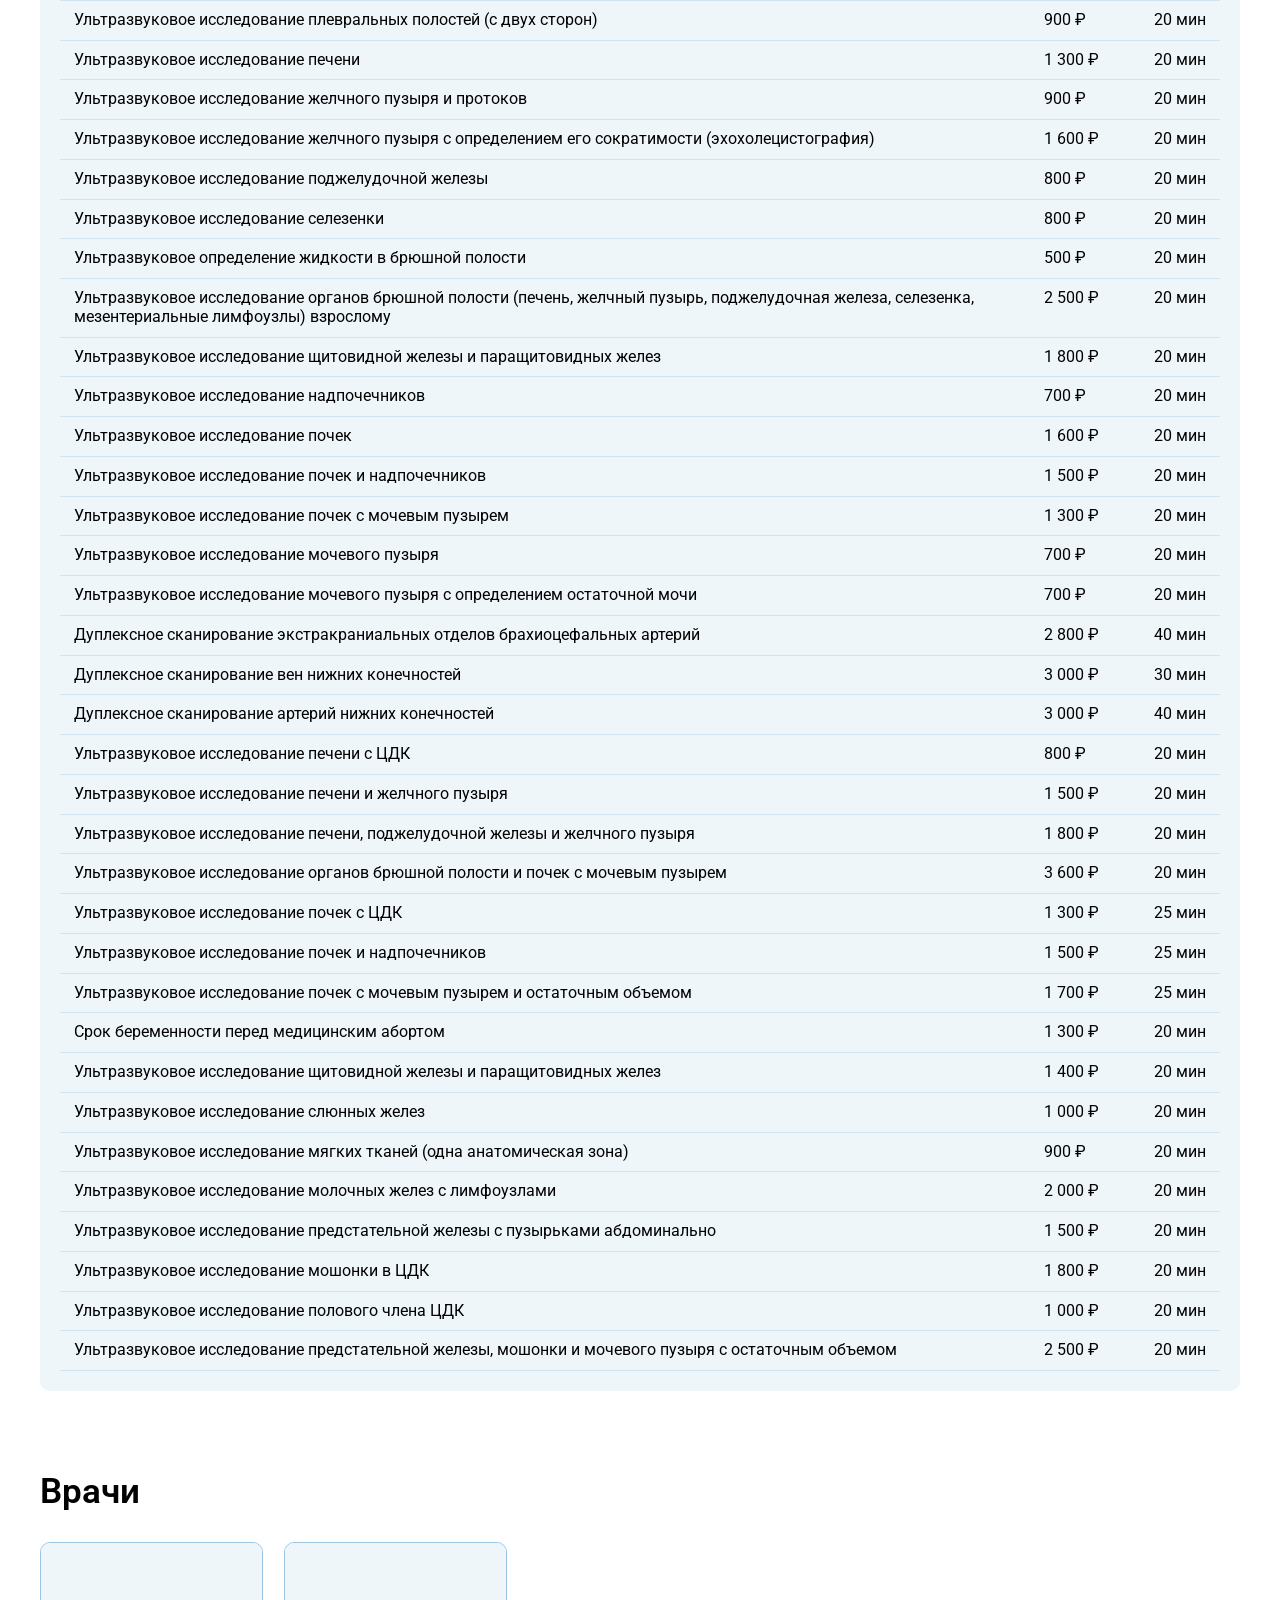
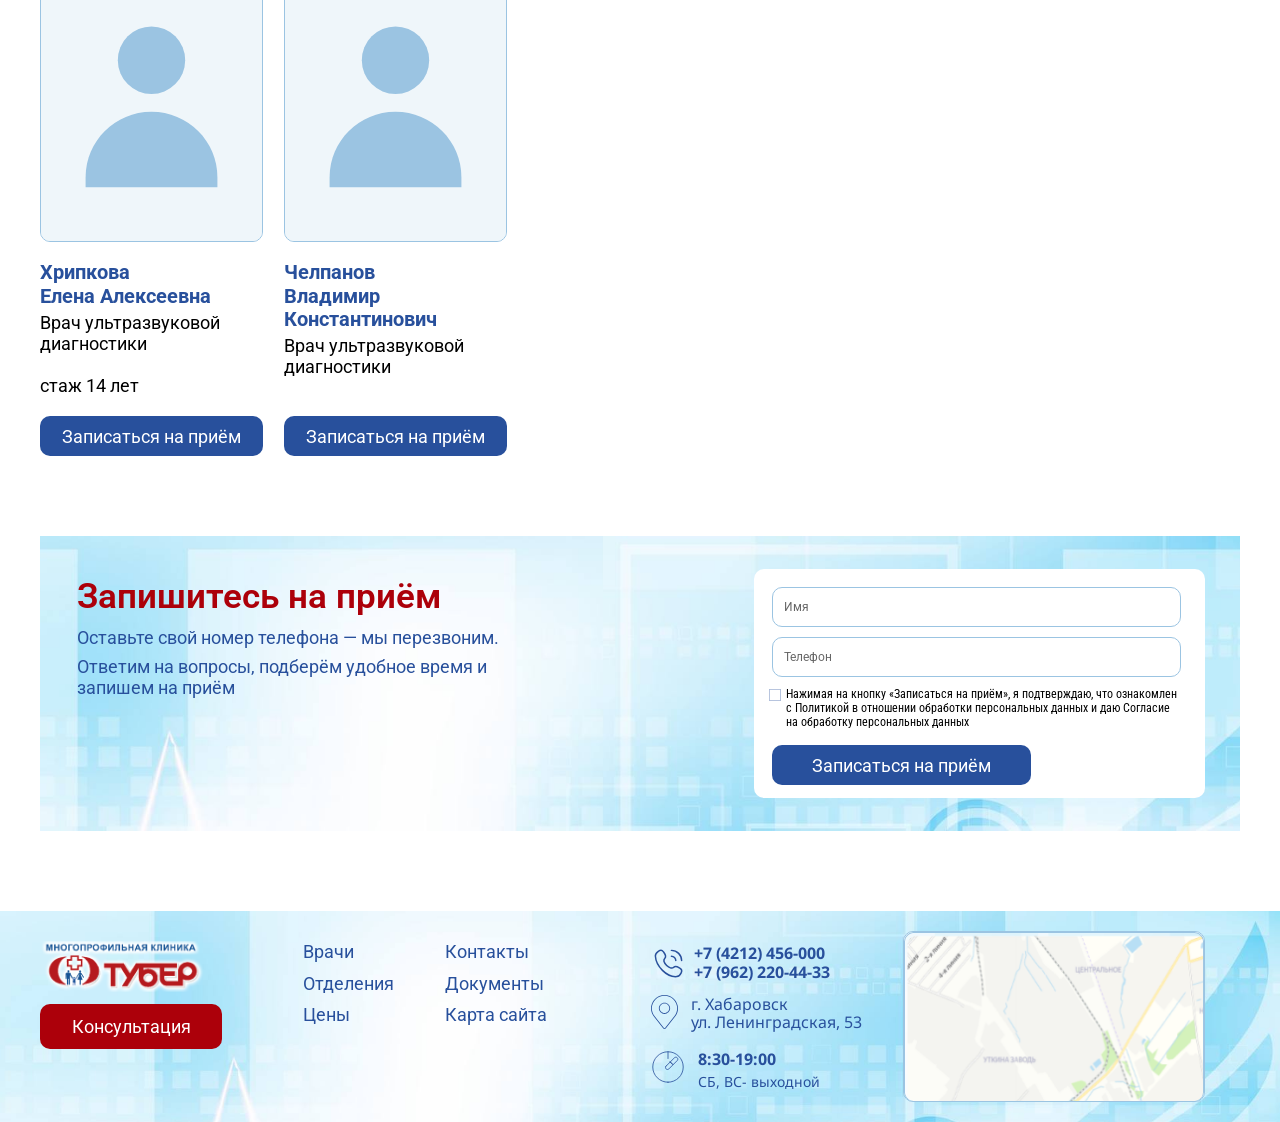
<file: uzi.html>
<!DOCTYPE html>
<html lang="ru">
<head>
  <meta charset="UTF-8">
  <meta name="viewport" content="width=device-width, initial-scale=1">
  <title>УЗИ в Хабаровске — цены и запись | Клиника «Тубер»</title>
  <meta name="description" content="УЗИ в Хабаровске в клинике «Тубер»: сердце, брюшная полость, почки, щитовидная железа, малый таз, сосуды. Цены, врачи, запись на приём. Ленинградская, 53.">
  <link rel="preconnect" href="https://fonts.googleapis.com">
  <link rel="preconnect" href="https://fonts.gstatic.com" crossorigin>
  <link rel="stylesheet" href="https://fonts.googleapis.com/css2?family=Droid+Sans:wght@400;700&family=Noto+Sans:wght@400;700&family=Roboto+Condensed:wght@400;700&family=Roboto:wght@400;600;700&display=swap">
  <link rel="stylesheet" href="https://cdn.jsdelivr.net/npm/swiper@11.2.10/swiper-bundle.min.css">
  <link rel="stylesheet" href="assets/css/style.css">
</head>
<body>

  <header class="header" data-header>
    <div class="header__top">
      <div class="container header__top-inner">
        <div class="contact contact--phone header__contact">
          <img class="contact__icon" src="assets/icons/phone.svg" width="35" height="35" alt="">
          <div class="contact__text contact__text--bold">
            <a href="tel:+74212456000">+7 (4212) 456-000</a>
            <a href="tel:+79622204433">+7 (962) 220-44-33</a>
          </div>
        </div>

        <div class="contact contact--address header__contact header__contact--desktop">
          <img class="contact__icon" src="assets/icons/location.svg" width="26.7253" height="34" alt="">
          <address class="contact__text">
            <span>г. Хабаровск</span>
            <span>ул. Ленинградская, 53</span>
          </address>
        </div>

        <div class="contact header__contact header__contact--desktop">
          <img class="contact__icon" src="assets/icons/clock.svg" width="34" height="34" alt="">
          <div class="contact__text">
            <span class="contact__hours">8:30-19:00</span>
            <span class="contact__note">СБ, ВС- выходной</span>
          </div>
        </div>

        <a class="btn btn--accent header__cta" href="#appointment">Записаться на приём</a>

        <button class="icon-btn header__a11y header__a11y--mobile" type="button" aria-label="Версия для слабовидящих">
          <img src="assets/icons/eye.svg" width="26" height="26" alt="">
        </button>
        <button class="header__burger" type="button" aria-label="Меню" aria-expanded="false" aria-controls="site-menu" data-menu-toggle>
          <img src="assets/icons/burger.svg" width="50" height="12" alt="">
        </button>
      </div>
    </div>

    <div class="header__main">
      <div class="container header__main-inner">
        <button class="icon-btn menu-btn" type="button" aria-label="Меню" aria-expanded="false" aria-controls="site-menu" data-menu-toggle>
          <span class="menu-btn__lines" aria-hidden="true"></span>
        </button>

        <a class="logo header__logo" href="index.html">
          <img src="assets/img/logo.png" width="195" height="60" alt="Многопрофильная клиника «Тубер»">
        </a>

        <nav class="nav header__nav" aria-label="Основное меню">
          <ul class="nav__list">
            <li><a class="nav__link" href="o-tsentre.html">О центре</a></li>
            <li><a class="nav__link" href="vrachi.html">Врачи</a></li>
            <li class="nav__item nav__item--dropdown">
              <button class="nav__link nav__toggle" type="button" aria-expanded="false" aria-controls="nav-diagnostics" data-dropdown-toggle>Диагностика</button>
              <div class="nav__dropdown" id="nav-diagnostics">
                <ul class="nav__sub">
                  <li><a class="nav__sub-link" href="uzi.html" aria-current="page">УЗИ</a></li>
                  <li><a class="nav__sub-link" href="flyuorografiya.html">Флюорография</a></li>
                  <li><a class="nav__sub-link" href="mammografiya.html">Маммография</a></li>
                </ul>
              </div>
            </li>
            <li><a class="nav__link" href="protsedurnyj-kabinet.html">Процедурный кабинет</a></li>
            <li><a class="nav__link" href="prajs.html">Цены</a></li>
            <li><a class="nav__link" href="kontakty.html">Контакты</a></li>
          </ul>
        </nav>

        <button class="icon-btn header__a11y" type="button" aria-label="Версия для слабовидящих">
          <img src="assets/icons/eye.svg" width="26" height="26" alt="">
        </button>

        <form class="search header__search" action="prajs.html" method="get" role="search">
          <input class="search__input" type="search" name="q" placeholder="Поиск" aria-label="Поиск услуги и цены">
          <button class="search__btn" type="submit" aria-label="Найти">
            <img src="assets/icons/search.svg" width="21.4715" height="22.4491" alt="">
          </button>
        </form>
      </div>
    </div>

    <!-- Dropdown menu over the page: opened by the burger (mobile) and the square menu button (desktop) -->
    <nav class="menu" id="site-menu" aria-label="Меню сайта">
      <ul class="menu__list">
        <li><a class="menu__link" href="o-tsentre.html">О центре</a></li>
        <li><a class="menu__link" href="index.html#services">Услуги</a></li>
        <li><a class="menu__link" href="vrachi.html">Врачи</a></li>
        <li>
          <span class="menu__heading">Диагностика</span>
          <ul class="menu__sub">
            <li><a class="menu__link menu__link--sub" href="uzi.html" aria-current="page">УЗИ</a></li>
            <li><a class="menu__link menu__link--sub" href="flyuorografiya.html">Флюорография</a></li>
            <li><a class="menu__link menu__link--sub" href="mammografiya.html">Маммография</a></li>
          </ul>
        </li>
        <li><a class="menu__link" href="protsedurnyj-kabinet.html">Процедурный кабинет</a></li>
        <li><a class="menu__link" href="prajs.html">Цены</a></li>
        <li><a class="menu__link" href="informatsiya-dlya-patsientov.html">Информация для пациентов</a></li>
        <li><a class="menu__link" href="kontakty.html">Контакты</a></li>
      </ul>
    </nav>
  </header>

  <main>
    <section class="page-hero">
      <div class="container page-hero__inner">
      <nav class="breadcrumbs" aria-label="Навигационная цепочка">
        <ol class="breadcrumbs__list">
          <li class="breadcrumbs__item"><a href="index.html">Главная</a></li>
          <li class="breadcrumbs__item"><a href="index.html#services">Услуги</a></li>
          <li class="breadcrumbs__item"><span aria-current="page">УЗИ</span></li>
        </ol>
      </nav>
        <div class="page-hero__content">
          <h1 class="page-hero__title">УЗИ</h1>
          <ul class="page-hero__list">
          <li>Свыше 40 видов УЗИ-диагностики</li>
          <li>Новейшее оборудование высокой точности</li>
          <li>Быстрая расшифровка результатов</li>
          </ul>
          <a class="btn btn--primary page-hero__btn" href="#appointment">Записаться на УЗИ</a>
        </div>
        <img class="page-hero__image" src="assets/img/page-uzi.jpg" width="659" height="440" alt="Ультразвуковое исследование">
      </div>
    </section>

    <nav class="page-nav" aria-label="Разделы страницы">
      <div class="container">
        <ul class="page-nav__list">
          <li><a class="page-nav__link" href="#uslugi">Услуги</a></li>
          <li><a class="page-nav__link" href="#vrachi">Врачи</a></li>
          <li><a class="page-nav__link" href="#ceny">Цены</a></li>
        </ul>
      </div>
    </nav>

    <section class="section" id="uslugi">
      <div class="container">
        <h2 class="section__title">Ультразвуковое исследование</h2>
        <div class="service-search" data-service-search>
          <img src="assets/icons/search.svg" width="21.4715" height="22.4491" alt="">
          <input class="service-search__input" type="search" placeholder="Найти услугу" aria-label="Найти услугу">
          <button class="service-search__clear" type="button" aria-label="Сбросить поиск" data-search-clear hidden>&times;</button>
        </div>
        <ul class="service-types">
          <li><button class="service-types__btn" type="button" aria-pressed="false" data-service-type="сердца">УЗИ сердца (ЭхоКГ)</button></li>
          <li><button class="service-types__btn" type="button" aria-pressed="false" data-service-type="брюшной,печени,желчного,поджелудочной,селезенки,желудка">УЗИ брюшной полости</button></li>
          <li><button class="service-types__btn" type="button" aria-pressed="false" data-service-type="почек,надпочечников,мочевого">УЗИ почек и надпочечников</button></li>
          <li><button class="service-types__btn" type="button" aria-pressed="false" data-service-type="малого таза,матки,фолликулометрия,имплантации,молочных,срок беременности">УЗИ в гинекологии</button></li>
          <li><button class="service-types__btn" type="button" aria-pressed="false" data-service-type="предстательной,мошонки,полового,мочевого">УЗИ в урологии</button></li>
          <li><button class="service-types__btn" type="button" aria-pressed="false" data-service-type="щитовидной">УЗИ щитовидной железы</button></li>
          <li><button class="service-types__btn" type="button" aria-pressed="false" data-service-type="дуплексное,артерий,вен,сустав">УЗИ сосудов и суставов</button></li>
          <li><button class="service-types__btn" type="button" aria-pressed="false" data-service-type="недель беременности,плода,маточно-плацентарного,цервикометрия">Скрининг беременных</button></li>
        </ul>
      </div>
    </section>

    <section class="section prices" id="ceny">
      <div class="container">
        <h2 class="section__title">Цены на услуги</h2>
        <div class="price-tabs" data-price-tabs>
          <div class="price-tabs__list" role="tablist" aria-label="Прайс по врачам">
          <button class="price-tabs__tab" type="button" role="tab" id="tab-khripkova" aria-controls="price-khripkova" aria-selected="true">УЗИ — Хрипкова Е.А.</button>
          <button class="price-tabs__tab" type="button" role="tab" id="tab-chelpanov" aria-controls="price-chelpanov" aria-selected="false" tabindex="-1">УЗИ — Челпанов В.К.</button>
          </div>
        <div class="price-tabs__panel" role="tabpanel" id="price-khripkova" aria-labelledby="tab-khripkova">
          <div class="price-table__wrap">
            <table class="price-table">
              <thead>
                <tr><th scope="col">Медицинская услуга</th><th scope="col">Стоимость</th><th scope="col">Время</th></tr>
              </thead>
              <tbody>
                <tr data-price-row><td>Эхокардиография (УЗИ сердца - взрослый)</td><td>2 800 ₽</td><td>40 мин</td></tr>
                <tr data-price-row><td>Ультразвуковое исследование лимфатических узлов (одна анатомическая зона)</td><td>900 ₽</td><td>20 мин</td></tr>
                <tr data-price-row><td>Ультразвуковое исследование плевральных полостей (с двух сторон)</td><td>900 ₽</td><td>20 мин</td></tr>
                <tr data-price-row><td>Ультразвуковое исследование печени</td><td>1 300 ₽</td><td>20 мин</td></tr>
                <tr data-price-row><td>Ультразвуковое исследование желчного пузыря и протоков</td><td>900 ₽</td><td>20 мин</td></tr>
                <tr data-price-row><td>Ультразвуковое исследование желчного пузыря с определением его сократимости (эхохолецистография)</td><td>1 600 ₽</td><td>20 мин</td></tr>
                <tr data-price-row><td>Ультразвуковое исследование поджелудочной железы</td><td>800 ₽</td><td>20 мин</td></tr>
                <tr data-price-row><td>Ультразвуковое исследование селезенки</td><td>800 ₽</td><td>20 мин</td></tr>
                <tr data-price-row><td>Ультразвуковое определение жидкости в брюшной полости</td><td>500 ₽</td><td>20 мин</td></tr>
                <tr data-price-row><td>Ультразвуковое исследование органов брюшной полости (печень, желчный пузырь, поджелудочная железа, селезенка, мезентериальные лимфоузлы) взрослому</td><td>2 500 ₽</td><td>20 мин</td></tr>
                <tr data-price-row><td>Ультразвуковое исследование щитовидной железы и паращитовидных желез</td><td>1 800 ₽</td><td>20 мин</td></tr>
                <tr data-price-row><td>Ультразвуковое исследование надпочечников</td><td>700 ₽</td><td>20 мин</td></tr>
                <tr data-price-row><td>Ультразвуковое исследование почек</td><td>1 600 ₽</td><td>20 мин</td></tr>
                <tr data-price-row><td>Ультразвуковое исследование почек и надпочечников</td><td>1 500 ₽</td><td>20 мин</td></tr>
                <tr data-price-row><td>Ультразвуковое исследование почек с мочевым пузырем</td><td>1 300 ₽</td><td>20 мин</td></tr>
                <tr data-price-row><td>Ультразвуковое исследование мочевого пузыря</td><td>700 ₽</td><td>20 мин</td></tr>
                <tr data-price-row><td>Ультразвуковое исследование мочевого пузыря с определением остаточной мочи</td><td>700 ₽</td><td>20 мин</td></tr>
                <tr data-price-row><td>Дуплексное сканирование экстракраниальных отделов брахиоцефальных артерий</td><td>2 800 ₽</td><td>40 мин</td></tr>
                <tr data-price-row><td>Дуплексное сканирование вен нижних конечностей</td><td>3 000 ₽</td><td>30 мин</td></tr>
                <tr data-price-row><td>Дуплексное сканирование артерий нижних конечностей</td><td>3 000 ₽</td><td>40 мин</td></tr>
                <tr data-price-row><td>Ультразвуковое исследование печени с ЦДК</td><td>800 ₽</td><td>20 мин</td></tr>
                <tr data-price-row><td>Ультразвуковое исследование печени и желчного пузыря</td><td>1 500 ₽</td><td>20 мин</td></tr>
                <tr data-price-row><td>Ультразвуковое исследование печени, поджелудочной железы и желчного пузыря</td><td>1 800 ₽</td><td>20 мин</td></tr>
                <tr data-price-row><td>Ультразвуковое исследование органов брюшной полости и почек с мочевым пузырем</td><td>3 600 ₽</td><td>20 мин</td></tr>
                <tr data-price-row><td>Ультразвуковое исследование почек с ЦДК</td><td>1 300 ₽</td><td>25 мин</td></tr>
                <tr data-price-row><td>Ультразвуковое исследование почек и надпочечников</td><td>1 500 ₽</td><td>25 мин</td></tr>
                <tr data-price-row><td>Ультразвуковое исследование почек с мочевым пузырем и остаточным объемом</td><td>1 700 ₽</td><td>25 мин</td></tr>
                <tr data-price-row><td>Срок беременности перед медицинским абортом</td><td>1 300 ₽</td><td>20 мин</td></tr>
                <tr data-price-row><td>Ультразвуковое исследование щитовидной железы и паращитовидных желез</td><td>1 400 ₽</td><td>20 мин</td></tr>
                <tr data-price-row><td>Ультразвуковое исследование слюнных желез</td><td>1 000 ₽</td><td>20 мин</td></tr>
                <tr data-price-row><td>Ультразвуковое исследование мягких тканей (одна анатомическая зона)</td><td>900 ₽</td><td>20 мин</td></tr>
                <tr data-price-row><td>Ультразвуковое исследование молочных желез с лимфоузлами</td><td>2 000 ₽</td><td>20 мин</td></tr>
                <tr data-price-row><td>Ультразвуковое исследование предстательной железы с пузырьками абдоминально</td><td>1 500 ₽</td><td>20 мин</td></tr>
                <tr data-price-row><td>Ультразвуковое исследование мошонки в ЦДК</td><td>1 800 ₽</td><td>20 мин</td></tr>
                <tr data-price-row><td>Ультразвуковое исследование полового члена ЦДК</td><td>1 000 ₽</td><td>20 мин</td></tr>
                <tr data-price-row><td>Ультразвуковое исследование предстательной железы, мошонки и мочевого пузыря с остаточным объемом</td><td>2 500 ₽</td><td>20 мин</td></tr>
              </tbody>
            </table>
          </div>
          <p class="price-tabs__empty" data-price-empty hidden>Ничего не найдено. Уточните название услуги или позвоните нам.</p>
        </div>
        <div class="price-tabs__panel" role="tabpanel" id="price-chelpanov" aria-labelledby="tab-chelpanov" hidden>
          <div class="price-table__wrap">
            <table class="price-table">
              <thead>
                <tr><th scope="col">Медицинская услуга</th><th scope="col">Стоимость</th><th scope="col">Время</th></tr>
              </thead>
              <tbody>
                <tr data-price-row><td>Эхокардиография (УЗИ сердца - взрослый)</td><td>2 800 ₽</td><td>40 мин</td></tr>
                <tr data-price-row><td>Ультразвуковое исследование лимфатических узлов (одна анатомическая зона)</td><td>900 ₽</td><td>20 мин</td></tr>
                <tr data-price-row><td>Ультразвуковое исследование плевральных полостей (с двух сторон)</td><td>900 ₽</td><td>20 мин</td></tr>
                <tr data-price-row><td>Ультразвуковое исследование печени</td><td>1 300 ₽</td><td>20 мин</td></tr>
                <tr data-price-row><td>Ультразвуковое исследование желчного пузыря и протоков</td><td>900 ₽</td><td>20 мин</td></tr>
                <tr data-price-row><td>Ультразвуковое исследование поджелудочной железы</td><td>800 ₽</td><td>20 мин</td></tr>
                <tr data-price-row><td>Ультразвуковое исследование селезенки</td><td>800 ₽</td><td>20 мин</td></tr>
                <tr data-price-row><td>Ультразвуковое определение жидкости в брюшной полости</td><td>500 ₽</td><td>20 мин</td></tr>
                <tr data-price-row><td>Ультразвуковое исследование органов брюшной полости (печень, желчный пузырь, поджелудочная железа, селезенка, мезентериальные лимфоузлы) взрослому</td><td>2 500 ₽</td><td>20 мин</td></tr>
                <tr data-price-row><td>Ультразвуковое исследование желудка</td><td>1 500 ₽</td><td>20 мин</td></tr>
                <tr data-price-row><td>Ультразвуковое исследование органов брюшной полости (печень, желчный пузырь, поджелудочная железа, селезенка, мезентериальные лимфоузлы) и желудка</td><td>3 000 ₽</td><td>30 мин</td></tr>
                <tr data-price-row><td>Ультразвуковое исследование щитовидной железы и паращитовидных желез</td><td>1 800 ₽</td><td>20 мин</td></tr>
                <tr data-price-row><td>Ультразвуковое исследование надпочечников</td><td>700 ₽</td><td>20 мин</td></tr>
                <tr data-price-row><td>Ультразвуковое исследование почек</td><td>1 600 ₽</td><td>20 мин</td></tr>
                <tr data-price-row><td>Ультразвуковое исследование почек и надпочечников</td><td>1 500 ₽</td><td>20 мин</td></tr>
                <tr data-price-row><td>Ультразвуковое исследование почек с мочевым пузырем</td><td>1 300 ₽</td><td>20 мин</td></tr>
                <tr data-price-row><td>Ультразвуковое исследование мочевого пузыря</td><td>700 ₽</td><td>20 мин</td></tr>
                <tr data-price-row><td>Ультразвуковое исследование мочевого пузыря с определением остаточной мочи</td><td>700 ₽</td><td>20 мин</td></tr>
                <tr data-price-row><td>Дуплексное сканирование почек и артерий почек</td><td>1 800 ₽</td><td>30 мин</td></tr>
                <tr data-price-row><td>Ультразвуковое исследование печени и желчного пузыря</td><td>1 500 ₽</td><td>20 мин</td></tr>
                <tr data-price-row><td>Ультразвуковое исследование печени, поджелудочной железы и желчного пузыря</td><td>1 800 ₽</td><td>20 мин</td></tr>
                <tr data-price-row><td>Ультразвуковое исследование органов брюшной полости и почек с мочевым пузырем</td><td>3 600 ₽</td><td>20 мин</td></tr>
                <tr data-price-row><td>Ультразвуковое исследование почек с мочевым пузырем и остаточным объемом</td><td>1 700 ₽</td><td>25 мин</td></tr>
                <tr data-price-row><td>Ультразвуковое исследование щитовидной железы и паращитовидных желез</td><td>1 400 ₽</td><td>20 мин</td></tr>
                <tr data-price-row><td>Ультразвуковое исследование слюнных желез</td><td>1 000 ₽</td><td>20 мин</td></tr>
                <tr data-price-row><td>Ультразвуковое исследование мягких тканей (одна анатомическая зона)</td><td>900 ₽</td><td>20 мин</td></tr>
                <tr data-price-row><td>Ультразвуковое исследование молочных желез с лимфоузлами</td><td>2 000 ₽</td><td>20 мин</td></tr>
                <tr data-price-row><td>Ультразвуковое исследование предстательной железы с пузырьками абдоминально</td><td>1 500 ₽</td><td>20 мин</td></tr>
                <tr data-price-row><td>Ультразвуковое исследование мошонки в ЦДК</td><td>1 800 ₽</td><td>20 мин</td></tr>
                <tr data-price-row><td>Ультразвуковое исследование предстательной железы, мошонки и мочевого пузыря с остаточным объемом</td><td>2 500 ₽</td><td>20 мин</td></tr>
                <tr data-price-row><td>Ультразвуковое исследование предстательной железы (ТРУЗИ)</td><td>1 800 ₽</td><td>20 мин</td></tr>
                <tr data-price-row><td>Ультразвуковое исследование крупного сустава (локтевой, л/запястный, коленный, г/стопный)</td><td>1 500 ₽</td><td>20 мин</td></tr>
                <tr data-price-row><td>Ультразвуковое исследование крупных суставов (локтевые, л/запястные, коленные, г/стопные)</td><td>2 000 ₽</td><td>40 мин</td></tr>
                <tr data-price-row><td>УЗИ малого таза трансабдоминально</td><td>2 000 ₽</td><td>20 мин</td></tr>
                <tr data-price-row><td>УЗИ малого таза трансвагинально</td><td>2 000 ₽</td><td>20 мин</td></tr>
                <tr data-price-row><td>УЗИ малого таза у женщин трансабдоминально и транвагинально</td><td>2 500 ₽</td><td>—</td></tr>
                <tr data-price-row><td>Фолликулометрия</td><td>1 500 ₽</td><td>20 мин</td></tr>
                <tr data-price-row><td>Ультразвуковое исследование «Окно имплантации»</td><td>1 500 ₽</td><td>20 мин</td></tr>
                <tr data-price-row><td>Срок беременности перед медицинским абортом</td><td>1 300 ₽</td><td>20 мин</td></tr>
                <tr data-price-row><td>Доплерометрия маточно-плацентарного кровотока (ЧСС плода и кровоток)</td><td>1 700 ₽</td><td>40 мин</td></tr>
                <tr data-price-row><td>Ультразвуковое исследование плода (Фетометрия)</td><td>1 800 ₽</td><td>40 мин</td></tr>
                <tr data-price-row><td>Доплерометрия маточно-плацентарного кровотока и фетометрия</td><td>2 500 ₽</td><td>40 мин</td></tr>
                <tr data-price-row><td>Ультразвуковое исследование шейки матки (цервикометрия)</td><td>1 000 ₽</td><td>20 мин</td></tr>
                <tr data-price-row><td>Ультразвуковое исследование плода (определение индекса амниотической жидкости)</td><td>500 ₽</td><td>20 мин</td></tr>
                <tr data-price-row><td>Ультразвуковое исследование до 12 недель беременности (ЧСС плода, размер эмбриона)</td><td>1 500 ₽</td><td>20 мин</td></tr>
                <tr data-price-row><td>Дуплексное сканирование экстракраниальных отделов брахиоцефальных артерий</td><td>2 800 ₽</td><td>40 мин</td></tr>
                <tr data-price-row><td>Дуплексное сканирование вен нижних конечностей</td><td>3 000 ₽</td><td>30 мин</td></tr>
                <tr data-price-row><td>Дуплексное сканирование артерий нижних конечностей</td><td>3 000 ₽</td><td>40 мин</td></tr>
                <tr data-price-row><td>Дуплексное сканирование артерий и вен нижних конечностей</td><td>5 000 ₽</td><td>60 мин</td></tr>
                <tr data-price-row><td>УЗИ интракраниального отдела брахиоцефальных артерий</td><td>1 800 ₽</td><td>20 мин</td></tr>
                <tr data-price-row><td>УЗИ экстракраниальных и интракраниальных отделов брахиоцефальных артерий</td><td>4 000 ₽</td><td>40 мин</td></tr>
              </tbody>
            </table>
          </div>
          <p class="price-tabs__empty" data-price-empty hidden>Ничего не найдено. Уточните название услуги или позвоните нам.</p>
        </div>
        </div>
      </div>
    </section>

    <section class="section doctors" id="vrachi">
      <div class="container">
        <h2 class="section__title">Врачи</h2>

        <div class="swiper doctors__slider" data-doctors-slider>
          <ul class="swiper-wrapper doctors__list">
            <li class="swiper-slide doctor-card">
              <img class="doctor-card__photo doctor-card__photo--empty" src="assets/img/doctors/no-photo.svg" width="223" height="300" alt="Фото скоро появится" loading="lazy">
              <h3 class="doctor-card__name"><span>Хрипкова</span> <span>Елена Алексеевна</span></h3>
              <p class="doctor-card__position">Врач ультразвуковой диагностики</p>
              <ul class="doctor-card__facts">
                <li>стаж 14 лет</li>
              </ul>
              <a class="btn btn--primary doctor-card__btn" href="#appointment">Записаться на приём</a>
            </li>
            <li class="swiper-slide doctor-card">
              <img class="doctor-card__photo doctor-card__photo--empty" src="assets/img/doctors/no-photo.svg" width="223" height="300" alt="Фото скоро появится" loading="lazy">
              <h3 class="doctor-card__name"><span>Челпанов</span> <span>Владимир Константинович</span></h3>
              <p class="doctor-card__position">Врач ультразвуковой диагностики</p>
              <a class="btn btn--primary doctor-card__btn" href="#appointment">Записаться на приём</a>
            </li>
          </ul>
          <img class="doctors__hint" src="assets/icons/swipe-hand.svg" width="40" height="40" alt="">
        </div>
      </div>
    </section>

    <section class="section appointment" id="appointment">
      <div class="container">
        <div class="appointment__box">
          <div class="appointment__intro">
            <h2 class="appointment__title">Запишитесь на приём</h2>
            <p class="appointment__text">Оставьте свой номер телефона — мы перезвоним.</p>
            <p class="appointment__text appointment__text--wide">Ответим на вопросы, подберём удобное время и запишем на приём</p>
          </div>

          <form class="form appointment__form" action="send.php" method="post" data-booking-form>
            <input class="form__trap" type="text" name="website" tabindex="-1" autocomplete="off" aria-hidden="true">
            <input class="form__input" type="text" name="name" placeholder="Имя" autocomplete="name" aria-label="Имя" required>
            <input class="form__input" type="tel" name="phone" placeholder="Телефон" autocomplete="tel" inputmode="tel" aria-label="Телефон" required>
            <label class="form__consent">
              <input class="form__checkbox" type="checkbox" name="consent" required>
              <span>Нажимая на кнопку «Записаться на приём», я подтверждаю, что ознакомлен с <a href="reglament-o-zashchite-dannykh.html">Политикой в отношении обработки персональных данных</a> и даю <a href="soglasie-na-obrabotku-dannykh.html">Согласие на обработку персональных данных</a></span>
            </label>
            <button class="btn btn--primary form__submit" type="submit">Записаться на приём</button>
            <p class="form__status" role="status" data-form-status hidden></p>
          </form>
        </div>
      </div>
    </section>
  </main>

  <footer class="footer">
    <div class="container footer__inner">
      <div class="footer__brand">
        <a class="logo" href="index.html">
          <img src="assets/img/logo.png" width="164" height="50" alt="Многопрофильная клиника «Тубер»">
        </a>
        <a class="btn btn--accent footer__btn" href="#appointment">Консультация</a>
      </div>

      <nav class="footer__nav" aria-label="Меню в подвале">
        <ul class="footer__menu">
          <li><a href="vrachi.html">Врачи</a></li>
          <li><a href="index.html#services">Отделения</a></li>
          <li><a href="prajs.html">Цены</a></li>
        </ul>
        <ul class="footer__menu">
          <li><a href="kontakty.html">Контакты</a></li>
          <li><a href="informatsiya-dlya-patsientov.html">Документы</a></li>
          <li><a href="karta-sajta.html">Карта сайта</a></li>
        </ul>
      </nav>

      <div class="footer__contacts">
        <div class="contact contact--phone">
          <img class="contact__icon" src="assets/icons/phone.svg" width="35" height="35" alt="">
          <div class="contact__text contact__text--bold">
            <a href="tel:+74212456000">+7 (4212) 456-000</a>
            <a href="tel:+79622204433">+7 (962) 220-44-33</a>
          </div>
        </div>
        <div class="contact contact--address">
          <img class="contact__icon" src="assets/icons/location.svg" width="26.7253" height="34" alt="">
          <address class="contact__text">
            <span>г. Хабаровск</span>
            <span>ул. Ленинградская, 53</span>
          </address>
        </div>
        <div class="contact contact--hours">
          <img class="contact__icon" src="assets/icons/clock.svg" width="34" height="34" alt="">
          <div class="contact__text">
            <span class="contact__hours">8:30-19:00</span>
            <span class="contact__note">СБ, ВС- выходной</span>
          </div>
        </div>
      </div>

      <a class="footer__map" href="https://yandex.ru/maps/org/100031773431/" target="_blank" rel="noopener">
        <img src="assets/img/footer-map.png" width="302" height="171" alt="Клиника на карте: г. Хабаровск, ул. Ленинградская, 53">
      </a>
    </div>
  </footer>

  <script src="https://cdn.jsdelivr.net/npm/swiper@11.2.10/swiper-bundle.min.js"></script>
  <script src="assets/js/main.js"></script>
</body>
</html>
</file>
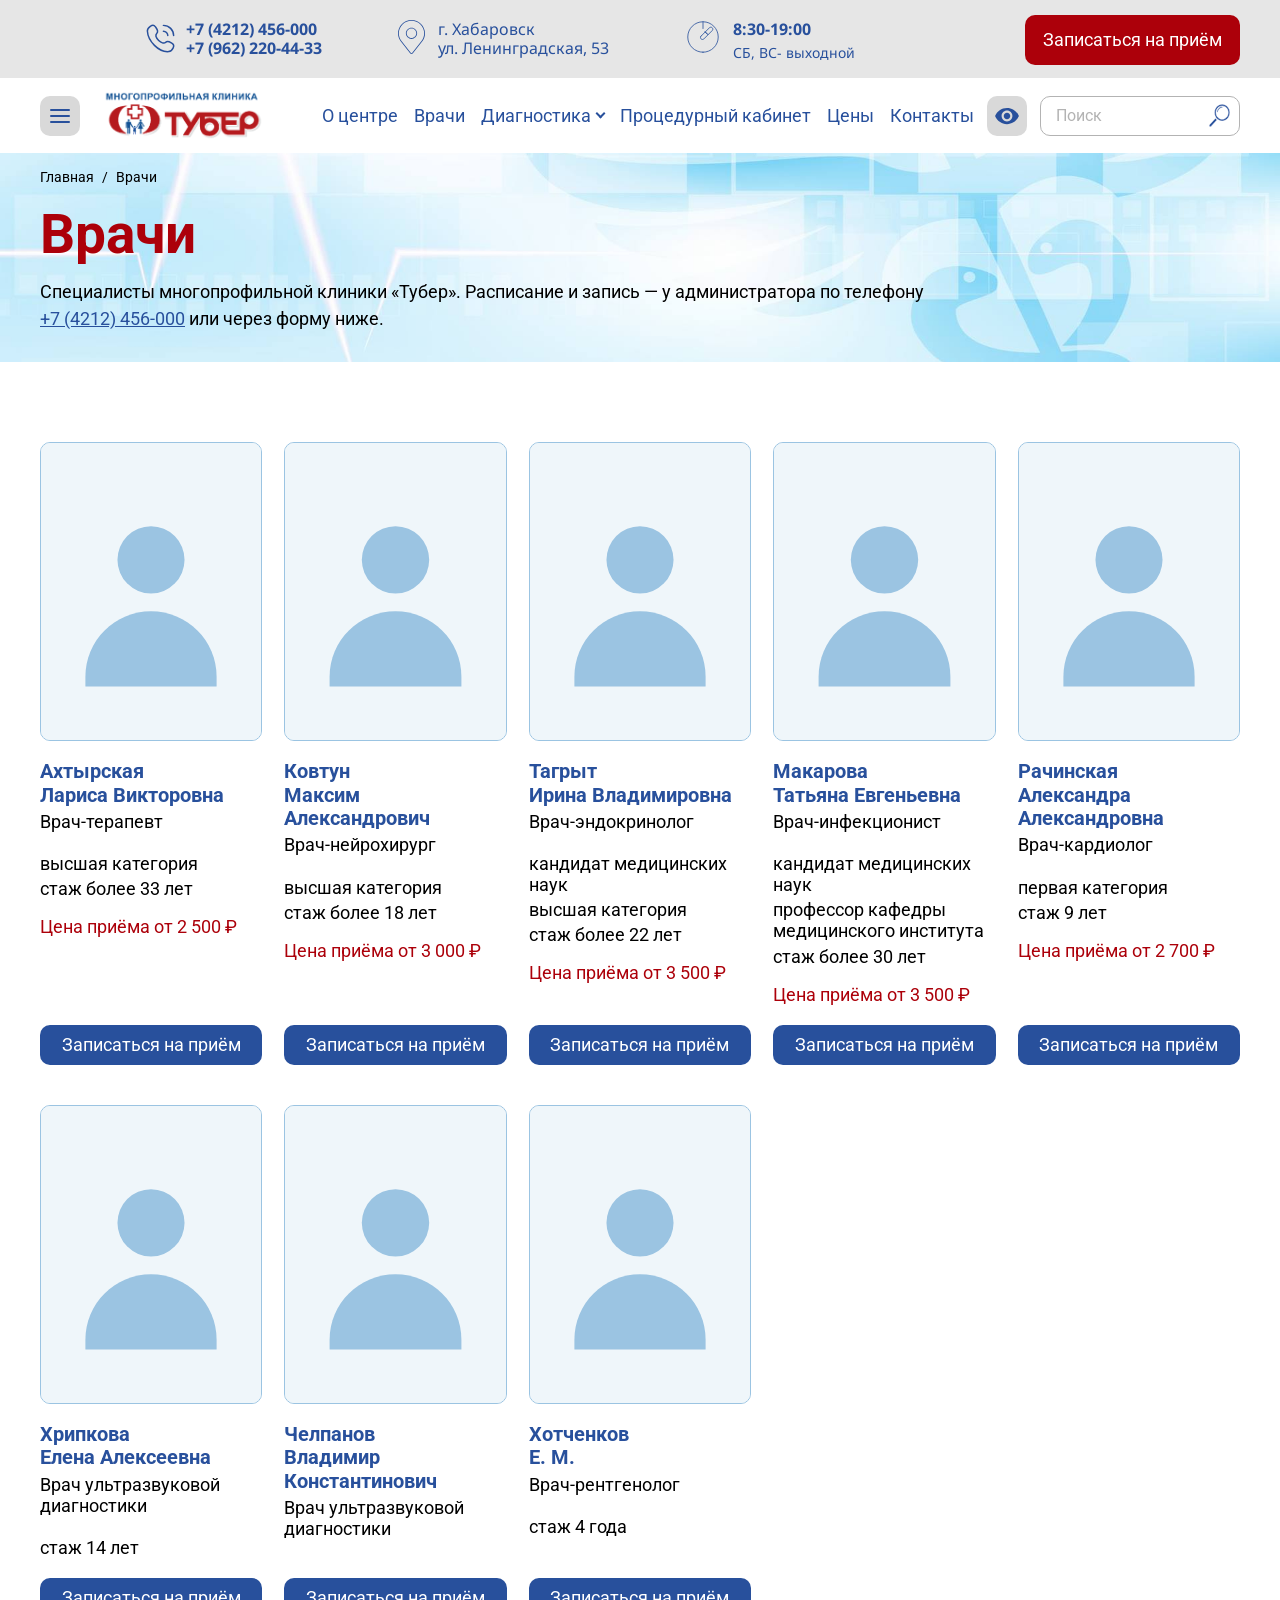
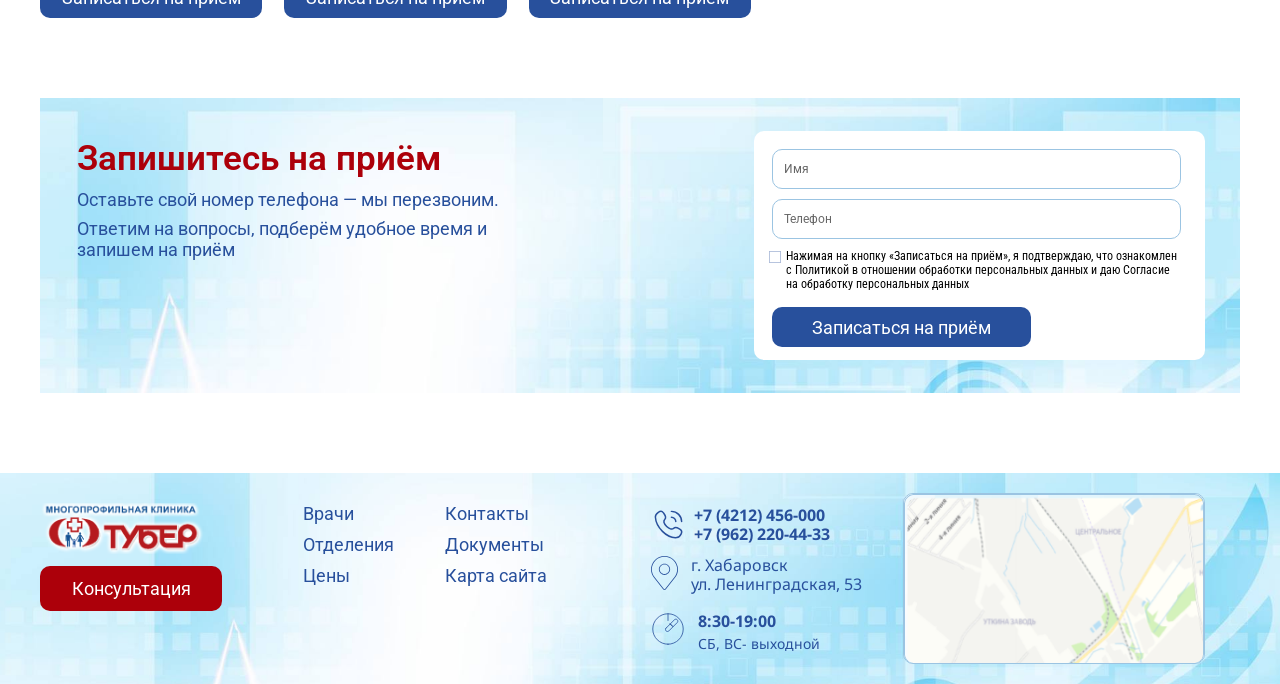
<file: vrachi.html>
<!DOCTYPE html>
<html lang="ru">
<head>
  <meta charset="UTF-8">
  <meta name="viewport" content="width=device-width, initial-scale=1">
  <title>Врачи клиники «Тубер» в Хабаровске — терапевт, кардиолог, эндокринолог, УЗИ</title>
  <meta name="description" content="Врачи многопрофильной клиники «Тубер»: терапевт, нейрохирург, эндокринолог, инфекционист, кардиолог, врачи УЗИ и рентгенолог. Стаж, категория, цены приёма.">
  <link rel="preconnect" href="https://fonts.googleapis.com">
  <link rel="preconnect" href="https://fonts.gstatic.com" crossorigin>
  <link rel="stylesheet" href="https://fonts.googleapis.com/css2?family=Droid+Sans:wght@400;700&family=Noto+Sans:wght@400;700&family=Roboto+Condensed:wght@400;700&family=Roboto:wght@400;600;700&display=swap">
  <link rel="stylesheet" href="https://cdn.jsdelivr.net/npm/swiper@11.2.10/swiper-bundle.min.css">
  <link rel="stylesheet" href="assets/css/style.css">
</head>
<body>

  <header class="header" data-header>
    <div class="header__top">
      <div class="container header__top-inner">
        <div class="contact contact--phone header__contact">
          <img class="contact__icon" src="assets/icons/phone.svg" width="35" height="35" alt="">
          <div class="contact__text contact__text--bold">
            <a href="tel:+74212456000">+7 (4212) 456-000</a>
            <a href="tel:+79622204433">+7 (962) 220-44-33</a>
          </div>
        </div>

        <div class="contact contact--address header__contact header__contact--desktop">
          <img class="contact__icon" src="assets/icons/location.svg" width="26.7253" height="34" alt="">
          <address class="contact__text">
            <span>г. Хабаровск</span>
            <span>ул. Ленинградская, 53</span>
          </address>
        </div>

        <div class="contact header__contact header__contact--desktop">
          <img class="contact__icon" src="assets/icons/clock.svg" width="34" height="34" alt="">
          <div class="contact__text">
            <span class="contact__hours">8:30-19:00</span>
            <span class="contact__note">СБ, ВС- выходной</span>
          </div>
        </div>

        <a class="btn btn--accent header__cta" href="#appointment">Записаться на приём</a>

        <button class="icon-btn header__a11y header__a11y--mobile" type="button" aria-label="Версия для слабовидящих">
          <img src="assets/icons/eye.svg" width="26" height="26" alt="">
        </button>
        <button class="header__burger" type="button" aria-label="Меню" aria-expanded="false" aria-controls="site-menu" data-menu-toggle>
          <img src="assets/icons/burger.svg" width="50" height="12" alt="">
        </button>
      </div>
    </div>

    <div class="header__main">
      <div class="container header__main-inner">
        <button class="icon-btn menu-btn" type="button" aria-label="Меню" aria-expanded="false" aria-controls="site-menu" data-menu-toggle>
          <span class="menu-btn__lines" aria-hidden="true"></span>
        </button>

        <a class="logo header__logo" href="index.html">
          <img src="assets/img/logo.png" width="195" height="60" alt="Многопрофильная клиника «Тубер»">
        </a>

        <nav class="nav header__nav" aria-label="Основное меню">
          <ul class="nav__list">
            <li><a class="nav__link" href="o-tsentre.html">О центре</a></li>
            <li><a class="nav__link" href="vrachi.html" aria-current="page">Врачи</a></li>
            <li class="nav__item nav__item--dropdown">
              <button class="nav__link nav__toggle" type="button" aria-expanded="false" aria-controls="nav-diagnostics" data-dropdown-toggle>Диагностика</button>
              <div class="nav__dropdown" id="nav-diagnostics">
                <ul class="nav__sub">
                  <li><a class="nav__sub-link" href="uzi.html">УЗИ</a></li>
                  <li><a class="nav__sub-link" href="flyuorografiya.html">Флюорография</a></li>
                  <li><a class="nav__sub-link" href="mammografiya.html">Маммография</a></li>
                </ul>
              </div>
            </li>
            <li><a class="nav__link" href="protsedurnyj-kabinet.html">Процедурный кабинет</a></li>
            <li><a class="nav__link" href="prajs.html">Цены</a></li>
            <li><a class="nav__link" href="kontakty.html">Контакты</a></li>
          </ul>
        </nav>

        <button class="icon-btn header__a11y" type="button" aria-label="Версия для слабовидящих">
          <img src="assets/icons/eye.svg" width="26" height="26" alt="">
        </button>

        <form class="search header__search" action="prajs.html" method="get" role="search">
          <input class="search__input" type="search" name="q" placeholder="Поиск" aria-label="Поиск услуги и цены">
          <button class="search__btn" type="submit" aria-label="Найти">
            <img src="assets/icons/search.svg" width="21.4715" height="22.4491" alt="">
          </button>
        </form>
      </div>
    </div>

    <!-- Dropdown menu over the page: opened by the burger (mobile) and the square menu button (desktop) -->
    <nav class="menu" id="site-menu" aria-label="Меню сайта">
      <ul class="menu__list">
        <li><a class="menu__link" href="o-tsentre.html">О центре</a></li>
        <li><a class="menu__link" href="index.html#services">Услуги</a></li>
        <li><a class="menu__link" href="vrachi.html" aria-current="page">Врачи</a></li>
        <li>
          <span class="menu__heading">Диагностика</span>
          <ul class="menu__sub">
            <li><a class="menu__link menu__link--sub" href="uzi.html">УЗИ</a></li>
            <li><a class="menu__link menu__link--sub" href="flyuorografiya.html">Флюорография</a></li>
            <li><a class="menu__link menu__link--sub" href="mammografiya.html">Маммография</a></li>
          </ul>
        </li>
        <li><a class="menu__link" href="protsedurnyj-kabinet.html">Процедурный кабинет</a></li>
        <li><a class="menu__link" href="prajs.html">Цены</a></li>
        <li><a class="menu__link" href="informatsiya-dlya-patsientov.html">Информация для пациентов</a></li>
        <li><a class="menu__link" href="kontakty.html">Контакты</a></li>
      </ul>
    </nav>
  </header>

  <main>
    <section class="page-hero page-hero--simple">
      <div class="container page-hero__inner">
      <nav class="breadcrumbs" aria-label="Навигационная цепочка">
        <ol class="breadcrumbs__list">
          <li class="breadcrumbs__item"><a href="index.html">Главная</a></li>
          <li class="breadcrumbs__item"><span aria-current="page">Врачи</span></li>
        </ol>
      </nav>
        <div class="page-hero__content">
          <h1 class="page-hero__title">Врачи</h1>
          <p class="page-hero__lead">Специалисты многопрофильной клиники «Тубер». Расписание и запись — у администратора по телефону <a href="tel:+74212456000">+7 (4212) 456-000</a> или через форму ниже.</p>
        </div>
      </div>
    </section>

    <section class="section">
      <div class="container">
        <ul class="doctors-grid">
            <li class="doctor-card" id="akhtyrskaya">
              <img class="doctor-card__photo doctor-card__photo--empty" src="assets/img/doctors/no-photo.svg" width="223" height="300" alt="Фото скоро появится" loading="lazy">
              <h3 class="doctor-card__name"><span>Ахтырская</span> <span>Лариса Викторовна</span></h3>
              <p class="doctor-card__position">Врач-терапевт</p>
              <ul class="doctor-card__facts">
                <li>высшая категория</li>
                <li>стаж более 33 лет</li>
              </ul>
              <p class="doctor-card__price">Цена приёма от 2 500 ₽</p>
              <a class="btn btn--primary doctor-card__btn" href="#appointment">Записаться на приём</a>
            </li>
            <li class="doctor-card" id="kovtun">
              <img class="doctor-card__photo doctor-card__photo--empty" src="assets/img/doctors/no-photo.svg" width="223" height="300" alt="Фото скоро появится" loading="lazy">
              <h3 class="doctor-card__name"><span>Ковтун</span> <span>Максим Александрович</span></h3>
              <p class="doctor-card__position">Врач-нейрохирург</p>
              <ul class="doctor-card__facts">
                <li>высшая категория</li>
                <li>стаж более 18 лет</li>
              </ul>
              <p class="doctor-card__price">Цена приёма от 3 000 ₽</p>
              <a class="btn btn--primary doctor-card__btn" href="#appointment">Записаться на приём</a>
            </li>
            <li class="doctor-card" id="tagryt">
              <img class="doctor-card__photo doctor-card__photo--empty" src="assets/img/doctors/no-photo.svg" width="223" height="300" alt="Фото скоро появится" loading="lazy">
              <h3 class="doctor-card__name"><span>Тагрыт</span> <span>Ирина Владимировна</span></h3>
              <p class="doctor-card__position">Врач-эндокринолог</p>
              <ul class="doctor-card__facts">
                <li>кандидат медицинских наук</li>
                <li>высшая категория</li>
                <li>стаж более 22 лет</li>
              </ul>
              <p class="doctor-card__price">Цена приёма от 3 500 ₽</p>
              <a class="btn btn--primary doctor-card__btn" href="#appointment">Записаться на приём</a>
            </li>
            <li class="doctor-card" id="makarova">
              <img class="doctor-card__photo doctor-card__photo--empty" src="assets/img/doctors/no-photo.svg" width="223" height="300" alt="Фото скоро появится" loading="lazy">
              <h3 class="doctor-card__name"><span>Макарова</span> <span>Татьяна Евгеньевна</span></h3>
              <p class="doctor-card__position">Врач-инфекционист</p>
              <ul class="doctor-card__facts">
                <li>кандидат медицинских наук</li>
                <li>профессор кафедры медицинского института</li>
                <li>стаж более 30 лет</li>
              </ul>
              <p class="doctor-card__price">Цена приёма от 3 500 ₽</p>
              <a class="btn btn--primary doctor-card__btn" href="#appointment">Записаться на приём</a>
            </li>
            <li class="doctor-card" id="rachinskaya">
              <img class="doctor-card__photo doctor-card__photo--empty" src="assets/img/doctors/no-photo.svg" width="223" height="300" alt="Фото скоро появится" loading="lazy">
              <h3 class="doctor-card__name"><span>Рачинская</span> <span>Александра Александровна</span></h3>
              <p class="doctor-card__position">Врач-кардиолог</p>
              <ul class="doctor-card__facts">
                <li>первая категория</li>
                <li>стаж 9 лет</li>
              </ul>
              <p class="doctor-card__price">Цена приёма от 2 700 ₽</p>
              <a class="btn btn--primary doctor-card__btn" href="#appointment">Записаться на приём</a>
            </li>
            <li class="doctor-card" id="khripkova">
              <img class="doctor-card__photo doctor-card__photo--empty" src="assets/img/doctors/no-photo.svg" width="223" height="300" alt="Фото скоро появится" loading="lazy">
              <h3 class="doctor-card__name"><span>Хрипкова</span> <span>Елена Алексеевна</span></h3>
              <p class="doctor-card__position">Врач ультразвуковой диагностики</p>
              <ul class="doctor-card__facts">
                <li>стаж 14 лет</li>
              </ul>
              <a class="btn btn--primary doctor-card__btn" href="#appointment">Записаться на приём</a>
            </li>
            <li class="doctor-card" id="chelpanov">
              <img class="doctor-card__photo doctor-card__photo--empty" src="assets/img/doctors/no-photo.svg" width="223" height="300" alt="Фото скоро появится" loading="lazy">
              <h3 class="doctor-card__name"><span>Челпанов</span> <span>Владимир Константинович</span></h3>
              <p class="doctor-card__position">Врач ультразвуковой диагностики</p>
              <a class="btn btn--primary doctor-card__btn" href="#appointment">Записаться на приём</a>
            </li>
            <li class="doctor-card" id="khotchenkov">
              <img class="doctor-card__photo doctor-card__photo--empty" src="assets/img/doctors/no-photo.svg" width="223" height="300" alt="Фото скоро появится" loading="lazy">
              <h3 class="doctor-card__name"><span>Хотченков</span> <span>Е. М.</span></h3>
              <p class="doctor-card__position">Врач-рентгенолог</p>
              <ul class="doctor-card__facts">
                <li>стаж 4 года</li>
              </ul>
              <a class="btn btn--primary doctor-card__btn" href="#appointment">Записаться на приём</a>
            </li>
        </ul>
      </div>
    </section>

    <section class="section appointment" id="appointment">
      <div class="container">
        <div class="appointment__box">
          <div class="appointment__intro">
            <h2 class="appointment__title">Запишитесь на приём</h2>
            <p class="appointment__text">Оставьте свой номер телефона — мы перезвоним.</p>
            <p class="appointment__text appointment__text--wide">Ответим на вопросы, подберём удобное время и запишем на приём</p>
          </div>

          <form class="form appointment__form" action="send.php" method="post" data-booking-form>
            <input class="form__trap" type="text" name="website" tabindex="-1" autocomplete="off" aria-hidden="true">
            <input class="form__input" type="text" name="name" placeholder="Имя" autocomplete="name" aria-label="Имя" required>
            <input class="form__input" type="tel" name="phone" placeholder="Телефон" autocomplete="tel" inputmode="tel" aria-label="Телефон" required>
            <label class="form__consent">
              <input class="form__checkbox" type="checkbox" name="consent" required>
              <span>Нажимая на кнопку «Записаться на приём», я подтверждаю, что ознакомлен с <a href="reglament-o-zashchite-dannykh.html">Политикой в отношении обработки персональных данных</a> и даю <a href="soglasie-na-obrabotku-dannykh.html">Согласие на обработку персональных данных</a></span>
            </label>
            <button class="btn btn--primary form__submit" type="submit">Записаться на приём</button>
            <p class="form__status" role="status" data-form-status hidden></p>
          </form>
        </div>
      </div>
    </section>
  </main>

  <footer class="footer">
    <div class="container footer__inner">
      <div class="footer__brand">
        <a class="logo" href="index.html">
          <img src="assets/img/logo.png" width="164" height="50" alt="Многопрофильная клиника «Тубер»">
        </a>
        <a class="btn btn--accent footer__btn" href="#appointment">Консультация</a>
      </div>

      <nav class="footer__nav" aria-label="Меню в подвале">
        <ul class="footer__menu">
          <li><a href="vrachi.html">Врачи</a></li>
          <li><a href="index.html#services">Отделения</a></li>
          <li><a href="prajs.html">Цены</a></li>
        </ul>
        <ul class="footer__menu">
          <li><a href="kontakty.html">Контакты</a></li>
          <li><a href="informatsiya-dlya-patsientov.html">Документы</a></li>
          <li><a href="karta-sajta.html">Карта сайта</a></li>
        </ul>
      </nav>

      <div class="footer__contacts">
        <div class="contact contact--phone">
          <img class="contact__icon" src="assets/icons/phone.svg" width="35" height="35" alt="">
          <div class="contact__text contact__text--bold">
            <a href="tel:+74212456000">+7 (4212) 456-000</a>
            <a href="tel:+79622204433">+7 (962) 220-44-33</a>
          </div>
        </div>
        <div class="contact contact--address">
          <img class="contact__icon" src="assets/icons/location.svg" width="26.7253" height="34" alt="">
          <address class="contact__text">
            <span>г. Хабаровск</span>
            <span>ул. Ленинградская, 53</span>
          </address>
        </div>
        <div class="contact contact--hours">
          <img class="contact__icon" src="assets/icons/clock.svg" width="34" height="34" alt="">
          <div class="contact__text">
            <span class="contact__hours">8:30-19:00</span>
            <span class="contact__note">СБ, ВС- выходной</span>
          </div>
        </div>
      </div>

      <a class="footer__map" href="https://yandex.ru/maps/org/100031773431/" target="_blank" rel="noopener">
        <img src="assets/img/footer-map.png" width="302" height="171" alt="Клиника на карте: г. Хабаровск, ул. Ленинградская, 53">
      </a>
    </div>
  </footer>

  <script src="https://cdn.jsdelivr.net/npm/swiper@11.2.10/swiper-bundle.min.js"></script>
  <script src="assets/js/main.js"></script>
</body>
</html>
</file>
<file: assets/css/style.css>
/* =========================================================
   Тубер — стили сайта (главная + внутренние страницы)
   Mobile first: base styles = макет 440px, @media (min-width: 1024px) = макет 1920px
   ========================================================= */

/* ---------- Tokens ---------- */
:root {
  --c-primary: #28509c;
  --c-primary-hover: #1f4080;
  --c-accent: #ac000a;
  --c-accent-hover: #8a0008;
  --c-sky: #d0e3f1;
  --c-pale: #eff6fa;
  --c-border: #9bc4e2;
  --c-topbar: #e6e6e6;
  --c-icon-bg: #d9d9d9;
  --c-muted: #b3b3b3;
  --c-placeholder: #666;
  --c-text: #000;
  --c-white: #fff;

  --radius: 10px;

  --font-base: "Roboto", Arial, sans-serif;
  --font-condensed: "Roboto Condensed", "Roboto", Arial, sans-serif;
  --font-contact: "Droid Sans", "Noto Sans", Arial, sans-serif; /* Google's Droid Sans is Latin-only; Figma also falls back to Noto for Cyrillic */

  --gutter: 15px;
  --section-gap: 35px;
}

@media (min-width: 1024px) {
  :root {
    --gutter: 20px;
    --section-gap: 80px;
  }
}

/* ---------- Base ---------- */
*,
*::before,
*::after {
  box-sizing: border-box;
}

@media (prefers-reduced-motion: no-preference) {
  html {
    scroll-behavior: smooth;
  }
}

body {
  margin: 0;
  font-family: var(--font-base);
  font-size: 16px;
  line-height: 1.172; /* = Figma "auto" line height for Roboto / Droid Sans, without browser rounding */
  color: var(--c-text);
  background: var(--c-white);
  -webkit-font-smoothing: antialiased;
}

h1, h2, h3, p, ul, address {
  margin: 0;
}

ul {
  padding: 0;
  list-style: none;
}

address {
  font-style: normal;
}

img {
  display: block;
  max-width: 100%;
  height: auto;
}

a {
  color: inherit;
  text-decoration: none;
}

button,
input {
  font: inherit;
  color: inherit;
}

button {
  padding: 0;
  border: 0;
  background: none;
  cursor: pointer;
}

[hidden] {
  display: none !important;
}

:focus-visible {
  outline: 2px solid var(--c-primary);
  outline-offset: 2px;
}

.container {
  width: 100%;
  max-width: calc(1200px + var(--gutter) * 2);
  margin-inline: auto;
  padding-inline: var(--gutter);
}

/* ---------- Components ---------- */
.btn {
  display: inline-flex;
  align-items: center;
  justify-content: center;
  padding-inline: 12px;
  border-radius: var(--radius);
  font-size: 18px;
  text-align: center;
  color: var(--c-white);
  transition: background-color 0.2s;
}

.btn--primary {
  background: var(--c-primary);
}

.btn--primary:hover {
  background: var(--c-primary-hover);
}

.btn--accent {
  background: var(--c-accent);
}

.btn--accent:hover {
  background: var(--c-accent-hover);
}

.icon-btn {
  display: inline-flex;
  flex-shrink: 0;
  align-items: center;
  justify-content: center;
  width: 40px;
  height: 40px;
  border-radius: var(--radius);
  background: var(--c-icon-bg);
}

.logo {
  display: block;
  flex-shrink: 0;
}

.logo img {
  object-fit: cover;
}

/* Contact: icon + text (phones, address, hours) */
.contact {
  display: flex;
  align-items: flex-start;
  gap: 13px;
  font-family: var(--font-contact);
  font-size: 16px;
  line-height: 1.164; /* Droid Sans own line height */
  color: var(--c-primary);
}

.contact--phone {
  align-items: center;
  gap: 8px;
}

.contact--address {
  gap: 13.3px;
}

.contact__icon {
  flex-shrink: 0;
}

.contact__text {
  display: flex;
  flex-direction: column;
}

.contact__text--bold,
.contact__hours {
  font-weight: 700;
}

.contact__note {
  margin-top: 6px;
  font-size: 14px;
}

.contact a:hover {
  text-decoration: underline;
}

/* ---------- Header ---------- */
.header {
  position: relative; /* anchor for the mobile dropdown menu */
  z-index: 10;
}

.header__top {
  background: var(--c-topbar);
}

.header__top-inner {
  display: flex;
  align-items: center;
  min-height: 67px;
}

.header__contact--desktop,
.header__cta {
  display: none;
}

.header__a11y--mobile {
  margin-left: auto;
}

.header__burger {
  display: flex;
  align-items: center;
  height: 40px;
  margin-left: 20px;
}

/* Second row (logo, menu, search) is desktop only; on mobile the burger opens the dropdown menu */
.header__main {
  display: none;
}

.header__main-inner {
  display: flex;
}

.nav__list {
  display: flex;
}

.nav__link {
  white-space: nowrap;
}

.nav__link,
.menu__link {
  font-size: 18px;
  color: var(--c-primary);
  transition: color 0.2s;
}

.nav__link:hover,
.menu__link:hover {
  color: var(--c-accent);
}

/* «Диагностика» in the desktop menu: a dropdown (overlay) opened on hover or click */
.nav__item--dropdown {
  position: relative; /* anchor for the dropdown */
}

.nav__toggle {
  display: inline-flex;
  align-items: center;
  gap: 6px;
}

.nav__toggle::after {
  content: "";
  width: 7px;
  height: 7px;
  margin-top: -4px;
  border-right: 2px solid currentColor;
  border-bottom: 2px solid currentColor;
  transform: rotate(45deg);
  transition: transform 0.2s;
}

.nav__toggle[aria-expanded="true"]::after {
  margin-top: 3px;
  transform: rotate(-135deg);
}

.nav__dropdown {
  display: none;
  position: absolute;
  top: 100%;
  left: -18px;
  z-index: 20;
  padding-top: 12px; /* keeps hover alive between the item and the panel */
}

.nav__item--dropdown:hover .nav__dropdown,
.nav__toggle[aria-expanded="true"] + .nav__dropdown {
  display: block;
}

.nav__sub {
  display: flex;
  flex-direction: column;
  gap: 10px;
  min-width: 220px;
  padding: 16px 18px;
  border: 1px solid var(--c-sky);
  border-radius: var(--radius);
  background: var(--c-pale);
  box-shadow: 0 10px 30px rgb(0 0 0 / 0.08);
}

.nav__sub-link {
  font-size: 18px;
  white-space: nowrap;
  color: var(--c-primary);
  transition: color 0.2s;
}

.nav__sub-link:hover {
  color: var(--c-accent);
}

/* Dropdown menu: a group with its own sub-items */
.menu__heading {
  font-size: 18px;
  color: var(--c-primary);
}

.menu__sub {
  display: flex;
  flex-direction: column;
  gap: 8px;
  margin: 8px 0 2px 16px;
}

.menu__link--sub {
  font-size: 16px;
}

/* Square menu button: three lines that turn into a cross while the menu is open */
.menu-btn__lines,
.menu-btn__lines::before,
.menu-btn__lines::after {
  display: block;
  width: 20px;
  height: 2px;
  border-radius: 1px;
  background: var(--c-primary);
  transition: transform 0.2s, background-color 0.2s;
}

.menu-btn__lines::before,
.menu-btn__lines::after {
  content: "";
  transform: translateY(-6px);
}

.menu-btn__lines::after {
  transform: translateY(4px);
}

.menu-btn[aria-expanded="true"] .menu-btn__lines {
  background: transparent;
}

.menu-btn[aria-expanded="true"] .menu-btn__lines::before {
  transform: translateY(0) rotate(45deg);
}

.menu-btn[aria-expanded="true"] .menu-btn__lines::after {
  transform: translateY(-2px) rotate(-45deg);
}

/* Dropdown menu: an overlay panel, it never pushes the page down */
.menu {
  display: none;
  position: absolute;
  top: calc(100% + 10px);
  right: var(--gutter);
  width: 312px;
  max-width: calc(100vw - var(--gutter) * 2);
  padding: 30px 26px 20px;
  border: 1px solid var(--c-sky);
  border-radius: var(--radius);
  background: var(--c-pale);
  box-shadow: 0 10px 30px rgb(0 0 0 / 0.08);
}

.header.is-menu-open .menu {
  display: block;
}

.menu__list {
  display: flex;
  flex-direction: column;
  gap: 10px;
}

.search {
  display: flex;
  align-items: center;
  width: 215px;
  height: 40px;
  padding: 0 9px 0 15px;
  border: 1px solid var(--c-muted);
  border-radius: var(--radius);
}

.search__input {
  flex: 1;
  min-width: 0;
  height: 100%;
  padding: 0;
  border: 0;
  outline: 0;
  background: transparent;
  font-size: 16px;
}

.search__input::placeholder {
  color: var(--c-muted);
}

.search__input::-webkit-search-cancel-button {
  -webkit-appearance: none;
}

.search__btn {
  display: flex;
  flex-shrink: 0;
}

@media (min-width: 1024px) {
  /* Figma: contact groups are top-aligned at 20px, the button sits at 15px */
  .header__top-inner {
    align-items: flex-start;
    gap: 24px;
    padding-block: 15px 13px;
  }

  .header__contact {
    margin-top: 5px;
  }

  .header__contact--desktop {
    display: flex;
  }

  .header__cta {
    display: inline-flex;
    width: 215px;
    height: 50px;
    margin-left: auto;
  }

  .header__a11y--mobile,
  .header__burger {
    display: none;
  }

  .header__main {
    display: block;
  }

  .header__main-inner {
    align-items: center;
    padding: 12px var(--gutter);
  }

  .menu-btn {
    margin-right: 20px;
  }

  /* Larger logo at the client's request; a bit smaller on narrow desktops so the menu still fits */
  .header__logo img {
    width: clamp(138px, 13vw, 195px);
  }

  .header__main .header__a11y,
  .header__search {
    margin-left: 13px;
  }

  .header__nav {
    margin-left: auto;
  }

  /* Narrow desktops (1024–1239px): smaller menu text and search so the row fits */
  .nav__list {
    gap: 12px;
  }

  .nav__link {
    font-size: 15px;
  }

  .header__search {
    width: 150px;
  }

  /* The dropdown opens under the menu button, at the left edge of the content */
  .menu {
    top: 100%;
    right: auto;
    left: max(var(--gutter), calc((100% - 1200px) / 2));
  }
}

@media (min-width: 1240px) {
  /* Group starts as in the layout (463 / 718 / 1006px); a longer text just widens its column */
  .header__top-inner {
    display: grid;
    grid-template-columns: minmax(235px, max-content) minmax(268px, max-content) 1fr auto;
    column-gap: 20px;
    padding-left: calc(var(--gutter) + 103px);
  }

  .nav__list {
    gap: 16px;
  }

  .nav__link {
    font-size: 18px;
  }

  .header__search {
    width: 200px;
  }
}

/* ---------- Hero ---------- */
.hero {
  --swiper-pagination-color: var(--c-primary);
  --swiper-pagination-bullet-inactive-color: var(--c-primary);
  --swiper-pagination-bullet-inactive-opacity: 0.3;
  --swiper-pagination-bullet-size: 10px;
  --swiper-pagination-bullet-horizontal-gap: 5px;
  background: var(--c-sky);
}

/* All slides take the height of the tallest one, so the page does not jump while they change */
.hero__slide {
  display: flex;
  height: auto;
}

/* Mobile: the text goes above the picture, so it never covers the photo, whatever image is uploaded */
.hero__inner {
  display: flex;
  flex-direction: column;
}

.hero__content {
  padding-block: 24px 20px;
}

.hero__title {
  font-size: min(35px, 10.5vw); /* one long word: shrink a little on 320px screens instead of overflowing */
  font-weight: 700;
  color: var(--c-accent);
}

.hero__subtitle {
  margin-top: 4px;
  font-size: 20px;
}

.hero__text {
  margin-top: 17px;
  font-size: 14px;
  line-height: 21px;
}

.hero__btn {
  width: 183px;
  min-height: 45px;
  margin-top: 10px;
  font-size: 16px;
}

.hero__image {
  width: calc(100% + var(--gutter) * 2);
  max-width: none;
  margin: auto calc(var(--gutter) * -1) 0; /* pinned to the bottom when a neighbour slide has more text */
  aspect-ratio: 857 / 530;
  object-fit: cover;
}

.hero__pagination {
  display: flex;
  justify-content: center;
  padding-block: 12px;
}

@media (min-width: 1024px) {
  /* Text and image share one grid cell, so the text sits next to the picture without positioning */
  .hero__inner {
    display: grid;
    min-height: 531px;
  }

  .hero__content,
  .hero__image {
    grid-area: 1 / 1;
  }

  .hero__content {
    z-index: 1;
    align-self: start;
    padding-block: 97px 40px;
  }

  .hero__title {
    font-size: 55px;
  }

  .hero__subtitle {
    margin-top: 18px;
    font-size: 35px;
  }

  .hero__text {
    margin-top: 64px;
    margin-left: 5px; /* as in the layout */
    font-size: 18px;
    line-height: inherit;
  }

  .hero__btn {
    width: 269px;
    min-height: 50px;
    margin-top: 14px;
    font-size: 20px;
  }

  .hero__image {
    justify-self: end;
    align-self: start;
    width: 71.42%;
    max-width: 857px;
    margin: 0;
    /* The title runs over the left edge of the photo: fade that edge into the background so any photo stays readable */
    -webkit-mask-image: linear-gradient(to right, transparent, #000 30%);
    mask-image: linear-gradient(to right, transparent, #000 30%);
  }
}

/* ---------- Section ---------- */
.section {
  margin-top: var(--section-gap);
}

.section__title {
  margin-bottom: 16px;
  font-size: 22px;
  font-weight: 600;
}

.services .section__title {
  margin-bottom: 8px;
}

.doctors .section__title {
  margin-bottom: 17px;
}

.rating .section__title {
  margin-bottom: 10px;
}

@media (min-width: 1024px) {
  .section__title,
  .services .section__title,
  .doctors .section__title {
    margin-bottom: 30px;
    font-size: 35px;
  }

  .rating .section__title {
    margin-bottom: 42px;
  }
}

/* ---------- Services: accordion on mobile, tabs on desktop ---------- */
.services__tabs {
  display: grid;
  gap: 8px;
}

.services__tab {
  width: 100%;
  min-height: 40px;
  padding-inline: 12px;
  border-radius: var(--radius);
  background: var(--c-primary);
  font-size: 16px;
  color: var(--c-white);
  transition: background-color 0.2s;
}

.services__tab:hover {
  background: var(--c-primary-hover);
}

.services__panel {
  padding: 20px;
  border-radius: var(--radius);
  background: var(--c-pale);
}

.services__list {
  display: flex;
  flex-direction: column;
  gap: 10px;
  font-size: 18px;
}

.services__list a:hover {
  color: var(--c-primary);
}

.services__subtitle {
  margin-block: 24px 10px;
  font-size: 18px;
  font-weight: 700;
}

@media (min-width: 1024px) {
  /* Tabs in one row, a third of the width each; the open panel sits under its own tab */
  .services__tabs {
    grid-template-columns: repeat(3, minmax(0, 1fr));
    grid-auto-columns: minmax(0, 1fr);
    gap: 20px;
  }

  .services__tab {
    grid-row: 1;
    font-size: 18px;
  }

  .services__panel {
    grid-row: 2;
    padding: 30px 40px;
  }

  .services__panel:nth-of-type(2) {
    grid-column: 2;
  }

  .services__panel:nth-of-type(3) {
    grid-column: 3;
  }
}

/* ---------- Doctors (Swiper, slidesPerView: "auto" — widths come from CSS) ---------- */
.doctors__hint {
  position: absolute; /* decorative swipe hint over the slider, mobile only */
  top: 7px;
  right: 9px;
  z-index: 2;
  pointer-events: none;
}

.doctor-card {
  display: flex;
  flex-direction: column;
  width: 196px;
  height: auto;
}

.doctor-card__photo {
  width: 100%;
  height: auto;
  aspect-ratio: 196 / 262;
  border: 1px solid var(--c-border);
  border-radius: var(--radius);
  background: var(--c-pale);
  object-fit: cover;
}

.doctor-card__name {
  margin-top: 20px;
  font-size: 18px;
  font-weight: 700;
  color: var(--c-primary);
}

.doctor-card__name span {
  display: block;
}

.doctor-card__position {
  margin-top: 8.8px;
  font-size: 14px;
}

.doctor-card__facts {
  display: flex;
  flex-direction: column;
  gap: 8.6px;
  margin-top: 7.6px;
  font-size: 14px;
}

.doctor-card__price {
  margin-block: 11.6px 20.3px;
  font-size: 16px;
  color: var(--c-accent);
}

.doctor-card__btn {
  width: 100%;
  min-height: 40px;
  margin-top: auto;
  font-size: 16px;
}

/* A card without a price (e.g. a diagnostics doctor): keep the same gap above the button */
.doctor-card > :nth-last-child(2):not(.doctor-card__price) {
  margin-bottom: 20px;
}

/* Nothing to swipe (all cards fit): hide the swipe hint */
.doctors__slider.is-locked .doctors__hint {
  display: none;
}

@media (min-width: 1024px) {
  .doctors__hint {
    display: none;
  }

  .doctor-card {
    width: calc((100% - 4 * 21.25px) / 5);
  }

  .doctor-card__photo {
    aspect-ratio: 223 / 300;
  }

  .doctor-card__name {
    margin-top: 19px;
    font-size: 20px;
  }

  .doctor-card__position {
    margin-top: 4px;
    font-size: 18px;
  }

  .doctor-card__facts {
    gap: 4px;
    margin-top: 21px;
    font-size: 18px;
  }

  .doctor-card__price {
    margin-block: 17px 20px;
    font-size: 18px;
  }

  .doctor-card__btn {
    font-size: 18px;
  }
}

/* ---------- Appointment ---------- */
.appointment__box {
  margin-inline: calc(var(--gutter) * -1);
  padding: 30px var(--gutter) 22px;
  background: var(--c-sky) url("../img/pattern-bg.jpg") center / cover no-repeat;
}

.appointment__title {
  font-size: 22px;
  font-weight: 400;
  color: var(--c-accent);
}

.appointment__text {
  margin-top: 9.2px;
  font-size: 16px;
  color: var(--c-primary);
}

.appointment__text--wide {
  margin-top: 13.25px;
}

.appointment__form {
  margin-top: 20.5px;
  padding: 17.5px 11px 17.3px 9px;
  border-radius: var(--radius);
  background: var(--c-white);
}

@media (min-width: 1024px) {
  .appointment__box {
    display: flex;
    align-items: flex-start;
    justify-content: space-between;
    gap: 40px;
    margin-inline: 0;
    padding: 33px 35px 33px 37px;
  }

  .appointment__intro {
    max-width: 430px;
    margin-top: 7px;
  }

  .appointment__title {
    font-size: 35px;
    font-weight: 600;
  }

  .appointment__text {
    margin-top: 10px;
    font-size: 18px;
  }

  .appointment__text--wide {
    max-width: 413px;
    margin-top: 8px;
  }

  .appointment__form {
    flex-shrink: 0;
    width: 451px;
    margin-top: 0;
    padding: 18px 24px 13px 18px;
  }
}

/* ---------- Form ---------- */
.form {
  display: flex;
  flex-direction: column;
  gap: 10px;
}

.form__input {
  width: 100%;
  height: 40px;
  padding: 0 10px;
  border: 1px solid var(--c-border);
  border-radius: var(--radius);
  background: var(--c-white);
  font-size: 12px;
}

.form__input::placeholder {
  color: var(--c-placeholder);
}

.form__input:focus {
  border-color: var(--c-primary);
  outline: 0;
}

.form__consent {
  display: flex;
  align-items: flex-start;
  gap: 8px;
  font-family: var(--font-condensed);
  font-size: 12px;
  cursor: pointer;
}

.form__consent span {
  max-width: 371px;
}

.form__consent a:hover {
  text-decoration: underline;
}

.form__submit {
  align-self: flex-start;
  min-height: 40px;
  margin-top: 6px;
  padding-inline: 40px;
  font-size: 16px;
}

.form__checkbox {
  flex-shrink: 0;
  width: 11.68px;
  height: 11.68px;
  margin: 5px 0 0;
  background: url("../icons/checkbox.svg") center / 100% 100% no-repeat;
  cursor: pointer;
  appearance: none;
}

.form__checkbox:checked {
  background-image:
    url("data:image/svg+xml,%3Csvg xmlns='http://www.w3.org/2000/svg' viewBox='0 0 12 12'%3E%3Cpath d='M2.5 6.2l2.3 2.3 4.7-5' fill='none' stroke='%2328509C' stroke-width='1.4' stroke-linecap='round' stroke-linejoin='round'/%3E%3C/svg%3E"),
    url("../icons/checkbox.svg");
}

@media (min-width: 1024px) {
  .form__input {
    padding: 0 11px;
  }

  .form__consent {
    gap: 5px;
    margin-left: -3px;
  }

  .form__consent span {
    max-width: 391px;
  }

  .form__checkbox {
    margin-top: 2px;
  }

  .form__submit {
    font-size: 18px;
  }
}

/* ---------- Documents (Swiper) ---------- */
.documents__layout {
  display: grid;
  gap: 28px;
}

.document-card {
  width: calc((100% - 18px) / 2);
  height: auto;
  aspect-ratio: 223 / 359;
  overflow: hidden;
  border: 1px solid var(--c-border);
  border-radius: var(--radius);
  background: var(--c-pale);
}

.document-card__link {
  display: block;
  height: 100%;
}

.document-card img {
  width: 100%;
  height: 100%;
  object-fit: contain;
}

.documents__nav {
  display: flex;
  gap: 27px;
  margin-top: 28px;
}

.documents__photo {
  width: 100%;
  aspect-ratio: 410 / 334;
  border-radius: var(--radius);
  object-fit: cover;
  object-position: 54% 50%;
}

.slider-arrow {
  display: flex;
  transition: opacity 0.2s;
}

.slider-arrow--prev img {
  transform: rotate(180deg);
}

.slider-arrow:disabled {
  opacity: 0.35;
  cursor: default;
}

@media (min-width: 1024px) {
  .documents__layout {
    grid-template-columns: minmax(0, 1fr) 471px;
    align-items: start;
    gap: 20px;
  }

  .document-card {
    width: calc((100% - 40px) / 3);
  }

  .documents__nav {
    justify-content: flex-end;
    gap: 23px;
    margin-top: 10px;
  }

  .documents__photo {
    aspect-ratio: 471 / 384;
  }
}

/* ---------- Rating ---------- */
.rating__list {
  display: grid;
  grid-template-columns: minmax(0, 200fr) minmax(0, 197fr);
  gap: 8px 15px;
  margin-inline: calc(var(--gutter) * -1);
  padding: 24px var(--gutter) 15px;
  background: var(--c-sky);
}

.rating__item {
  display: block;
  overflow: hidden;
  border-radius: var(--radius);
}

.rating__item img {
  width: 100%;
  height: 106px;
  object-fit: cover;
}

@media (min-width: 1024px) {
  /* Column widths = card + following gap from the layout (265+73, 262+62, 263) */
  .rating__list {
    grid-template-columns: minmax(0, 338fr) minmax(0, 324fr) minmax(0, 263fr);
    gap: 20px 0;
    margin-inline: 0;
    padding: 29px 145px 36px 130px;
  }

  .rating__item img {
    width: auto;
    height: 140px;
  }
}

/* ---------- About: clinic name (the page H1) and a short text for search engines ---------- */
.about__text {
  font-size: 14px;
  line-height: 1.5;
}

.about__text p + p {
  margin-top: 10px;
}

@media (min-width: 1024px) {
  .about__text {
    max-width: 1200px;
    font-size: 18px;
  }

  .about__text p + p {
    margin-top: 14px;
  }
}

/* ---------- Footer ---------- */
.footer {
  margin-top: 51px;
  padding-block: 20px 23px;
  background: var(--c-sky) url("../img/pattern-bg.jpg") center / cover no-repeat;
}

.footer__inner {
  display: flex;
  flex-direction: column;
  align-items: center;
}

.footer__btn {
  display: none;
}

.footer__map {
  order: 1;
  width: 100%;
  margin-top: 20px;
  overflow: hidden;
  border: 1px solid var(--c-border);
  border-radius: var(--radius);
}

.footer__map img {
  width: 100%;
  height: 233px;
  object-fit: cover;
}

.footer__nav {
  order: 2;
  display: flex;
  flex-direction: column;
  align-items: center;
  gap: 14px;
  margin-top: 20px;
}

.footer__menu {
  display: flex;
  flex-wrap: wrap;
  justify-content: center;
  gap: 10px 15px;
  font-size: 16px;
  color: var(--c-primary);
}

.footer__menu a:hover {
  color: var(--c-accent);
}

.footer__contacts {
  order: 3;
  display: flex;
  flex-wrap: wrap;
  justify-content: space-between;
  width: 100%;
  margin-top: 17px;
}

.footer__contacts .contact--phone {
  margin-left: 13px;
}

.footer__contacts .contact--phone,
.footer__contacts .contact--address {
  font-size: 14px;
}

.footer__contacts .contact--phone .contact__icon {
  width: 30px;
  height: 30px;
}

.footer__contacts .contact--address .contact__icon {
  width: 25.15px;
  height: 32px;
}

.footer__contacts .contact--hours {
  flex-basis: 100%;
  justify-content: center;
  margin-top: 20px;
}

@media (min-width: 1024px) {
  .footer {
    margin-top: var(--section-gap);
    padding-block: 20px;
  }

  .footer__inner {
    display: grid;
    grid-template-columns: minmax(0, 263fr) minmax(0, 348fr) minmax(0, 252fr) minmax(0, 302fr);
    align-items: start;
    padding-right: calc(var(--gutter) + 35px);
  }

  .footer__brand {
    display: flex;
    flex-direction: column;
    align-items: flex-start;
    gap: 12px;
    padding-top: 10px;
  }

  .footer__btn {
    display: inline-flex;
    width: 182px;
    min-height: 45px;
  }

  .footer__nav,
  .footer__contacts,
  .footer__map {
    order: 0;
    margin-top: 0;
  }

  .footer__nav {
    flex-direction: row;
    align-items: flex-start;
    gap: 0;
    padding-top: 10px;
  }

  .footer__menu {
    flex-direction: column;
    flex-wrap: nowrap;
    gap: 10px;
    font-size: 18px;
  }

  .footer__menu:first-child {
    width: 142px;
  }

  .footer__contacts {
    flex-direction: column;
    flex-wrap: nowrap;
    padding-top: 13px;
  }

  .footer__contacts .contact--phone,
  .footer__contacts .contact--address {
    font-size: 16px;
  }

  .footer__contacts .contact--phone {
    margin-left: 0;
  }

  .footer__contacts .contact--phone .contact__icon {
    width: 35px;
    height: 35px;
  }

  .footer__contacts .contact--address .contact__icon {
    width: 26.7253px;
    height: 34px;
  }

  .footer__contacts .contact--address {
    margin-top: 13px;
  }

  .footer__contacts .contact--hours {
    flex-basis: auto;
    justify-content: flex-start;
    margin-top: 18px;
  }

  .footer__map img {
    height: 169px;
  }
}

/* =========================================================
   Внутренние страницы (УЗИ, Флюорография, Маммография, Контакты)
   ========================================================= */

/* ---------- Page hero: breadcrumbs, title, short list, button, photo ---------- */
.page-hero {
  background: var(--c-pale) url("../img/page-hero-bg.jpg") center / cover no-repeat;
}

.page-hero__inner {
  display: grid;
  gap: 20px;
  padding-block: 16px 30px;
}

.breadcrumbs__list {
  display: flex;
  flex-wrap: wrap;
  gap: 4px 8px;
  margin: 0;
  padding: 0;
  list-style: none;
  font-size: 14px;
}

.breadcrumbs__item + .breadcrumbs__item::before {
  content: "/";
  margin-right: 8px;
}

.breadcrumbs a:hover {
  color: var(--c-primary);
}

.page-hero__title {
  font-size: 35px;
  font-weight: 700;
  color: var(--c-accent);
}

.page-hero__list {
  display: flex;
  flex-direction: column;
  gap: 8px;
  margin-top: 16px;
  font-size: 16px;
}

.page-hero__list li::before {
  content: "– ";
}

.page-hero__btn {
  min-height: 45px;
  margin-top: 24px;
  padding-inline: 30px;
}

.page-hero__image {
  width: 100%;
  aspect-ratio: 3 / 2;
  border-radius: var(--radius);
  object-fit: cover;
}

@media (min-width: 1024px) {
  .page-hero__inner {
    grid-template-columns: minmax(0, 1fr) minmax(0, 600px);
    grid-template-areas:
      "crumbs crumbs"
      "content image";
    column-gap: 40px;
    padding-block: 15px 30px;
  }

  .breadcrumbs {
    grid-area: crumbs;
    font-size: 16px;
  }

  .page-hero__content {
    grid-area: content;
    align-self: center;
    padding-left: 60px;
  }

  .page-hero__image {
    grid-area: image;
  }

  .page-hero__title {
    font-size: 55px;
  }

  .page-hero__list {
    gap: 10px;
    margin-top: 28px;
    font-size: 18px;
  }

  .page-hero__btn {
    min-height: 50px;
    margin-top: 40px;
    font-size: 20px;
  }
}

/* A page without a photo (Контакты): breadcrumbs and title only */
.page-hero--simple .page-hero__inner {
  grid-template-columns: none;
  grid-template-areas: none;
  gap: 16px;
  padding-block: 16px 30px;
}

.page-hero--simple .breadcrumbs,
.page-hero--simple .page-hero__content {
  grid-area: auto;
  padding-left: 0;
}

/* ---------- In-page navigation: Услуги | Врачи | Цены ---------- */
.page-nav {
  border-block: 1px solid var(--c-primary);
  background: var(--c-white);
}

.page-nav__list {
  display: flex;
  flex-wrap: wrap;
  align-items: center;
  min-height: 44px;
  padding-block: 6px;
}

.page-nav__list li + li::before {
  content: "|";
  margin-inline: 16px;
  font-weight: 700;
  color: var(--c-primary);
}

.page-nav__link {
  font-family: var(--font-condensed);
  font-size: 18px;
  font-weight: 700;
  text-transform: uppercase;
  color: var(--c-primary);
  transition: color 0.2s;
}

.page-nav__link:hover {
  color: var(--c-accent);
}

@media (min-width: 1024px) {
  .page-nav__list {
    padding-left: 60px;
  }

  .page-nav__list li + li::before {
    margin-inline: 30px;
  }

  .page-nav__link {
    font-size: 20px;
  }
}

/* ---------- Service search + list of service types ---------- */
.service-search {
  display: flex;
  align-items: center;
  gap: 10px;
  height: 48px;
  padding-inline: 16px 8px;
  border: 1px solid var(--c-muted);
  border-radius: var(--radius);
  background: var(--c-white);
}

.service-search__input {
  flex: 1;
  min-width: 0;
  height: 100%;
  padding: 0;
  border: 0;
  outline: 0;
  background: transparent;
  font-size: 16px;
}

.service-search__input::placeholder {
  color: var(--c-placeholder);
}

.service-search__input::-webkit-search-cancel-button {
  -webkit-appearance: none;
}

.service-search__clear {
  width: 32px;
  height: 32px;
  border-radius: 50%;
  font-size: 22px;
  line-height: 1;
  color: var(--c-placeholder);
}

.service-search__clear:hover {
  color: var(--c-accent);
}

.service-search:focus-within {
  border-color: var(--c-primary);
}

.service-types {
  display: flex;
  flex-direction: column;
  gap: 12px;
  margin-top: 20px;
}

.service-types__btn {
  font-family: var(--font-condensed);
  font-size: 20px;
  text-align: left;
  color: var(--c-primary);
  transition: color 0.2s;
}

.service-types__btn:hover,
.service-types__btn[aria-pressed="true"] {
  color: var(--c-accent);
}

.service-types__btn[aria-pressed="true"] {
  text-decoration: underline;
}

@media (min-width: 1024px) {
  .service-types {
    gap: 16px;
    margin-top: 28px;
    padding-left: 20px;
  }

  .service-types__btn {
    font-size: 24px;
  }
}

/* ---------- Prices: a tab per doctor or cabinet, a table in each ---------- */
.price-tabs__list {
  display: flex;
  flex-wrap: wrap;
  gap: 10px;
}

.price-tabs__tab {
  min-height: 44px;
  padding-inline: 18px;
  border: 1px solid var(--c-primary);
  border-radius: var(--radius);
  font-family: var(--font-condensed);
  font-size: 16px;
  color: var(--c-primary);
  transition: background-color 0.2s, color 0.2s;
}

.price-tabs__tab[aria-selected="true"] {
  background: var(--c-primary);
  color: var(--c-white);
}

.price-tabs__tab:not([aria-selected="true"]):hover {
  background: var(--c-pale);
}

.price-tabs__panel {
  margin-top: 16px;
  padding: 10px;
  border-radius: var(--radius);
  background: var(--c-pale);
}

.price-table__wrap {
  overflow-x: auto;
}

.price-table {
  width: 100%;
  border-collapse: collapse;
  font-size: 14px;
}

.price-table th,
.price-table td {
  padding: 8px 10px;
  border-bottom: 1px solid var(--c-sky);
  text-align: left;
  vertical-align: top;
}

.price-table th {
  font-weight: 700;
  background: var(--c-sky);
}

.price-table td:not(:first-child),
.price-table th:not(:first-child) {
  white-space: nowrap;
}

.price-table tbody tr:hover {
  background: var(--c-white);
}

.price-tabs__empty {
  padding: 16px 10px;
  color: var(--c-placeholder);
}

@media (min-width: 1024px) {
  .price-tabs__tab {
    min-height: 46px;
    padding-inline: 24px;
    font-size: 20px;
  }

  .price-tabs__panel {
    margin-top: 20px;
    padding: 20px;
  }

  .price-table {
    font-size: 16px;
  }

  .price-table th,
  .price-table td {
    padding: 10px 14px;
  }
}

/* ---------- Doctor card without a photo yet ---------- */
.doctor-card__photo--empty {
  object-fit: contain;
}

/* ---------- Contacts ---------- */
.contacts__layout {
  display: grid;
  gap: 24px;
}

.contacts__info {
  display: grid;
  gap: 20px;
}

.contacts__cards {
  display: grid;
  gap: 12px;
}

.contacts__card {
  display: flex;
  align-items: flex-start;
  gap: 14px;
  padding: 18px;
  border-radius: var(--radius);
  background: var(--c-pale);
}

.contacts__icon {
  flex-shrink: 0;
  width: 30px;
  height: 30px;
  object-fit: contain;
}

.contacts__label {
  margin-bottom: 6px;
  font-size: 18px;
  font-weight: 700;
}

.contacts__text {
  display: flex;
  flex-direction: column;
  gap: 4px;
  font-size: 16px;
}

.contacts__text a {
  color: var(--c-primary);
}

.contacts__text a:hover {
  text-decoration: underline;
}

.contacts__note {
  margin-top: 6px;
  font-size: 14px;
  color: var(--c-placeholder);
}

.contacts__btn {
  justify-self: start;
  min-height: 45px;
  padding-inline: 30px;
}

.contacts__map {
  width: 100%;
  height: 320px;
  border: 0;
  border-radius: var(--radius);
  background: var(--c-pale);
}

.route__text {
  display: flex;
  flex-direction: column;
  gap: 8px;
  font-size: 16px;
  line-height: 1.5;
}

@media (min-width: 1024px) {
  .contacts__layout {
    grid-template-columns: minmax(0, 5fr) minmax(0, 6fr);
    align-items: start;
    gap: 40px;
  }

  .contacts__cards {
    grid-template-columns: repeat(2, minmax(0, 1fr));
    gap: 20px;
  }

  .contacts__card {
    padding: 24px;
  }

  .contacts__btn {
    margin-top: 6px;
  }

  .contacts__map {
    height: 460px;
  }

  .route__text {
    font-size: 18px;
  }
}

/* ---------- Simple page intro text ---------- */
.page-hero__lead {
  max-width: 900px;
  margin-top: 12px;
  font-size: 16px;
  line-height: 1.5;
}

.page-hero__lead a {
  color: var(--c-primary);
  text-decoration: underline;
}

@media (min-width: 1024px) {
  .page-hero__lead {
    font-size: 18px;
  }
}

/* ---------- Long texts (legal pages, info for patients) ---------- */
.prose {
  max-width: 960px;
  font-size: 16px;
  line-height: 1.6;
}

.prose > * + * {
  margin-top: 12px;
}

.prose h2 {
  margin-top: 28px;
  font-size: 20px;
  font-weight: 600;
}

.prose ul,
.prose ol {
  padding-left: 22px;
}

.prose ul {
  list-style: disc;
}

.prose li + li {
  margin-top: 6px;
}

.prose a {
  color: var(--c-primary);
  text-decoration: underline;
}

.prose a:hover {
  color: var(--c-accent);
}

@media (min-width: 1024px) {
  .prose {
    font-size: 18px;
  }

  .prose h2 {
    font-size: 24px;
  }
}

/* Name / value pairs: requisites, opening hours, supervising bodies */
.info-list {
  display: grid;
  gap: 4px 24px;
}

.info-list dt {
  font-weight: 700;
}

.info-list dd {
  margin: 0 0 10px;
}

@media (min-width: 1024px) {
  .info-list {
    grid-template-columns: minmax(0, 320px) minmax(0, 1fr);
  }

  .info-list dd {
    margin-bottom: 6px;
  }
}

/* A section waiting for the clinic's data — must not stay on the live site */
.notice {
  padding: 12px 16px;
  border-left: 4px solid var(--c-accent);
  border-radius: var(--radius);
  background: #fff4e5;
  font-size: 15px;
}

.info-block + .info-block {
  margin-top: 40px;
}

/* In-page navigation as a list of sections (long pages) */
.page-nav--list .page-nav__list {
  display: grid;
  grid-template-columns: repeat(auto-fill, minmax(260px, 1fr));
  gap: 8px 24px;
  padding-block: 14px;
}

.page-nav--list .page-nav__list li + li::before {
  content: none;
}

.page-nav--list .page-nav__link {
  font-family: var(--font-base);
  font-size: 16px;
  font-weight: 400;
  text-transform: none;
}

/* ---------- Prices page ---------- */
.prices__note {
  margin-top: 12px;
  font-size: 14px;
  color: var(--c-placeholder);
}

.prices__empty-all {
  margin-top: 16px;
  font-size: 16px;
}

.prices__empty-all a {
  color: var(--c-primary);
}

/* ---------- Doctors page: all cards in a grid ---------- */
.doctors-grid {
  display: grid;
  grid-template-columns: repeat(auto-fill, minmax(160px, 1fr));
  gap: 24px 16px;
}

.doctors-grid .doctor-card {
  width: auto;
  scroll-margin-top: 20px;
}

@media (min-width: 1024px) {
  .doctors-grid {
    grid-template-columns: repeat(auto-fill, minmax(220px, 1fr));
    gap: 40px 22px;
  }
}

/* ---------- About: advantages ---------- */
.features {
  display: grid;
  gap: 12px;
}

.features__item {
  padding: 20px;
  border-radius: var(--radius);
  background: var(--c-pale);
  font-size: 16px;
  line-height: 1.5;
}

.features__title {
  margin-bottom: 8px;
  font-size: 20px;
  font-weight: 600;
  color: var(--c-primary);
}

@media (min-width: 1024px) {
  .features {
    grid-template-columns: repeat(4, minmax(0, 1fr));
    gap: 20px;
  }

  .features__item {
    padding: 28px 24px;
  }
}

/* ---------- About: photo gallery (Swiper) ---------- */
.gallery__item {
  width: 85%;
  overflow: hidden;
  border-radius: var(--radius);
}

.gallery__item img {
  width: 100%;
  aspect-ratio: 16 / 9;
  object-fit: cover;
}

.gallery__nav {
  display: flex;
  gap: 27px;
  margin-top: 20px;
}

@media (min-width: 1024px) {
  .gallery__item {
    width: calc((100% - 40px) / 3);
  }

  .gallery__nav {
    justify-content: flex-end;
    gap: 23px;
  }
}

/* ---------- Booking form: hidden trap field for bots, sending status ---------- */
.form__trap {
  display: none;
}

.form__status {
  margin-top: 10px;
  font-size: 14px;
}

.form__status--ok {
  color: #1d7a3a;
}

.form__status--error {
  color: var(--c-accent);
}
</file>
